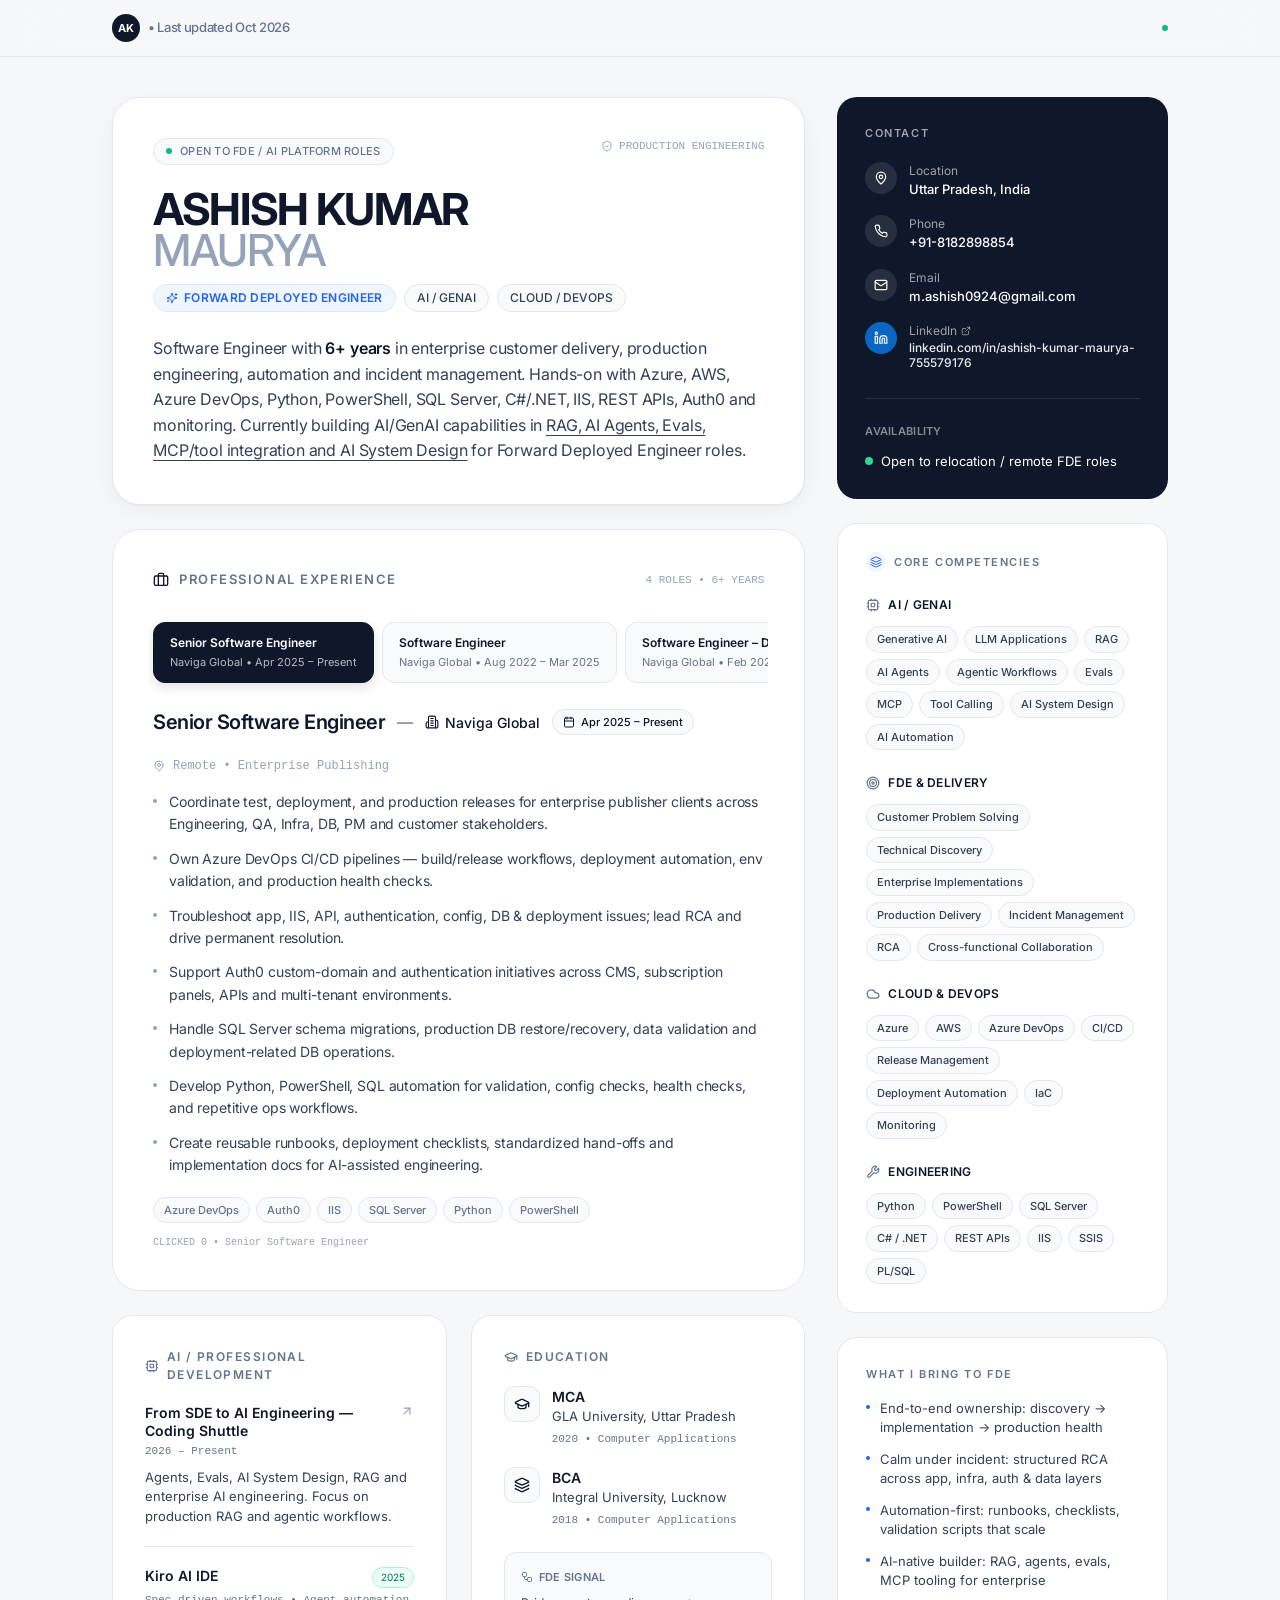
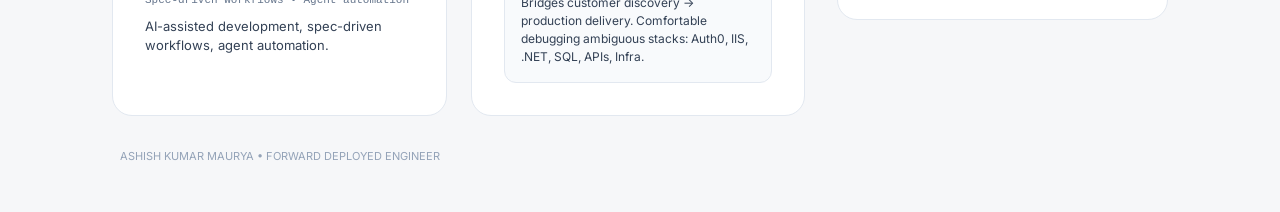
<file: index.html>
<!DOCTYPE html>
<html lang="en">
<head>
  <meta charset="UTF-8">
  <meta name="viewport" content="width=device-width, initial-scale=1">
  <title>React Artifact</title>
  <style>@import url("https://fonts.googleapis.com/css2?family=Inter:wght@400;500;600;700&family=JetBrains+Mono:wght@400;500&display=swap");*,:after,:before{--tw-border-spacing-x:0;--tw-border-spacing-y:0;--tw-translate-x:0;--tw-translate-y:0;--tw-rotate:0;--tw-skew-x:0;--tw-skew-y:0;--tw-scale-x:1;--tw-scale-y:1;--tw-pan-x: ;--tw-pan-y: ;--tw-pinch-zoom: ;--tw-scroll-snap-strictness:proximity;--tw-gradient-from-position: ;--tw-gradient-via-position: ;--tw-gradient-to-position: ;--tw-ordinal: ;--tw-slashed-zero: ;--tw-numeric-figure: ;--tw-numeric-spacing: ;--tw-numeric-fraction: ;--tw-ring-inset: ;--tw-ring-offset-width:0px;--tw-ring-offset-color:#fff;--tw-ring-color:rgba(59,130,246,.5);--tw-ring-offset-shadow:0 0 #0000;--tw-ring-shadow:0 0 #0000;--tw-shadow:0 0 #0000;--tw-shadow-colored:0 0 #0000;--tw-blur: ;--tw-brightness: ;--tw-contrast: ;--tw-grayscale: ;--tw-hue-rotate: ;--tw-invert: ;--tw-saturate: ;--tw-sepia: ;--tw-drop-shadow: ;--tw-backdrop-blur: ;--tw-backdrop-brightness: ;--tw-backdrop-contrast: ;--tw-backdrop-grayscale: ;--tw-backdrop-hue-rotate: ;--tw-backdrop-invert: ;--tw-backdrop-opacity: ;--tw-backdrop-saturate: ;--tw-backdrop-sepia: ;--tw-contain-size: ;--tw-contain-layout: ;--tw-contain-paint: ;--tw-contain-style: }::backdrop{--tw-border-spacing-x:0;--tw-border-spacing-y:0;--tw-translate-x:0;--tw-translate-y:0;--tw-rotate:0;--tw-skew-x:0;--tw-skew-y:0;--tw-scale-x:1;--tw-scale-y:1;--tw-pan-x: ;--tw-pan-y: ;--tw-pinch-zoom: ;--tw-scroll-snap-strictness:proximity;--tw-gradient-from-position: ;--tw-gradient-via-position: ;--tw-gradient-to-position: ;--tw-ordinal: ;--tw-slashed-zero: ;--tw-numeric-figure: ;--tw-numeric-spacing: ;--tw-numeric-fraction: ;--tw-ring-inset: ;--tw-ring-offset-width:0px;--tw-ring-offset-color:#fff;--tw-ring-color:rgba(59,130,246,.5);--tw-ring-offset-shadow:0 0 #0000;--tw-ring-shadow:0 0 #0000;--tw-shadow:0 0 #0000;--tw-shadow-colored:0 0 #0000;--tw-blur: ;--tw-brightness: ;--tw-contrast: ;--tw-grayscale: ;--tw-hue-rotate: ;--tw-invert: ;--tw-saturate: ;--tw-sepia: ;--tw-drop-shadow: ;--tw-backdrop-blur: ;--tw-backdrop-brightness: ;--tw-backdrop-contrast: ;--tw-backdrop-grayscale: ;--tw-backdrop-hue-rotate: ;--tw-backdrop-invert: ;--tw-backdrop-opacity: ;--tw-backdrop-saturate: ;--tw-backdrop-sepia: ;--tw-contain-size: ;--tw-contain-layout: ;--tw-contain-paint: ;--tw-contain-style: }

/*! tailwindcss v3.4.18 | MIT License | https://tailwindcss.com*/*,:after,:before{box-sizing:border-box;border:0 solid #e5e7eb}:after,:before{--tw-content:""}:host,html{line-height:1.5;-webkit-text-size-adjust:100%;-moz-tab-size:4;-o-tab-size:4;tab-size:4;font-family:ui-sans-serif,system-ui,sans-serif,Apple Color Emoji,Segoe UI Emoji,Segoe UI Symbol,Noto Color Emoji;font-feature-settings:normal;font-variation-settings:normal;-webkit-tap-highlight-color:transparent}body{margin:0;line-height:inherit}hr{height:0;color:inherit;border-top-width:1px}abbr:where([title]){-webkit-text-decoration:underline dotted;text-decoration:underline dotted}h1,h2,h3,h4,h5,h6{font-size:inherit;font-weight:inherit}a{color:inherit;text-decoration:inherit}b,strong{font-weight:bolder}code,kbd,pre,samp{font-family:ui-monospace,SFMono-Regular,Menlo,Monaco,Consolas,Liberation Mono,Courier New,monospace;font-feature-settings:normal;font-variation-settings:normal;font-size:1em}small{font-size:80%}sub,sup{font-size:75%;line-height:0;position:relative;vertical-align:baseline}sub{bottom:-.25em}sup{top:-.5em}table{text-indent:0;border-color:inherit;border-collapse:collapse}button,input,optgroup,select,textarea{font-family:inherit;font-feature-settings:inherit;font-variation-settings:inherit;font-size:100%;font-weight:inherit;line-height:inherit;letter-spacing:inherit;color:inherit;margin:0;padding:0}button,select{text-transform:none}button,input:where([type=button]),input:where([type=reset]),input:where([type=submit]){-webkit-appearance:button;background-color:transparent;background-image:none}:-moz-focusring{outline:auto}:-moz-ui-invalid{box-shadow:none}progress{vertical-align:baseline}::-webkit-inner-spin-button,::-webkit-outer-spin-button{height:auto}[type=search]{-webkit-appearance:textfield;outline-offset:-2px}::-webkit-search-decoration{-webkit-appearance:none}::-webkit-file-upload-button{-webkit-appearance:button;font:inherit}summary{display:list-item}blockquote,dd,dl,figure,h1,h2,h3,h4,h5,h6,hr,p,pre{margin:0}fieldset{margin:0}fieldset,legend{padding:0}menu,ol,ul{list-style:none;margin:0;padding:0}dialog{padding:0}textarea{resize:vertical}input::-moz-placeholder,textarea::-moz-placeholder{opacity:1;color:#9ca3af}input::placeholder,textarea::placeholder{opacity:1;color:#9ca3af}[role=button],button{cursor:pointer}:disabled{cursor:default}audio,canvas,embed,iframe,img,object,svg,video{display:block;vertical-align:middle}img,video{max-width:100%;height:auto}[hidden]:where(:not([hidden=until-found])){display:none}.static{position:static}.sticky{position:sticky}.top-0{top:0}.z-40{z-index:40}.col-span-12{grid-column:span 12/span 12}.-mx-1{margin-left:-.25rem;margin-right:-.25rem}.mx-auto{margin-left:auto;margin-right:auto}.mb-3{margin-bottom:.75rem}.mb-4{margin-bottom:1rem}.mb-5{margin-bottom:1.25rem}.mb-6{margin-bottom:1.5rem}.mb-8{margin-bottom:2rem}.mt-1{margin-top:.25rem}.mt-1\.5{margin-top:.375rem}.mt-2{margin-top:.5rem}.mt-3{margin-top:.75rem}.mt-5{margin-top:1.25rem}.mt-6{margin-top:1.5rem}.mt-7{margin-top:1.75rem}.mt-\[8px\]{margin-top:8px}.block{display:block}.inline{display:inline}.flex{display:flex}.inline-flex{display:inline-flex}.grid{display:grid}.hidden{display:none}.h-1{height:.25rem}.h-1\.5{height:.375rem}.h-2{height:.5rem}.h-5{height:1.25rem}.h-7{height:1.75rem}.h-8{height:2rem}.h-9{height:2.25rem}.h-\[4px\]{height:4px}.h-\[56px\]{height:56px}.h-px{height:1px}.min-h-screen{min-height:100vh}.w-1{width:.25rem}.w-1\.5{width:.375rem}.w-2{width:.5rem}.w-5{width:1.25rem}.w-7{width:1.75rem}.w-8{width:2rem}.w-9{width:2.25rem}.w-\[4px\]{width:4px}.w-full{width:100%}.min-w-0{min-width:0}.min-w-\[180px\]{min-width:180px}.max-w-\[1120px\]{max-width:1120px}.max-w-none{max-width:none}.shrink-0{flex-shrink:0}.animate-\[fadeIn_0\.2s_ease\]{animation:fadeIn .2s ease}@keyframes pulse{50%{opacity:.5}}.animate-pulse{animation:pulse 2s cubic-bezier(.4,0,.6,1) infinite}.cursor-default{cursor:default}.grid-cols-1{grid-template-columns:repeat(1,minmax(0,1fr))}.grid-cols-12{grid-template-columns:repeat(12,minmax(0,1fr))}.flex-wrap{flex-wrap:wrap}.place-items-center{place-items:center}.items-start{align-items:flex-start}.items-center{align-items:center}.justify-between{justify-content:space-between}.gap-1{gap:.25rem}.gap-1\.5{gap:.375rem}.gap-2{gap:.5rem}.gap-2\.5{gap:.625rem}.gap-3{gap:.75rem}.gap-4{gap:1rem}.gap-6{gap:1.5rem}.space-y-3>:not([hidden])~:not([hidden]){--tw-space-y-reverse:0;margin-top:calc(.75rem*(1 - var(--tw-space-y-reverse)));margin-bottom:calc(.75rem*var(--tw-space-y-reverse))}.space-y-4>:not([hidden])~:not([hidden]){--tw-space-y-reverse:0;margin-top:calc(1rem*(1 - var(--tw-space-y-reverse)));margin-bottom:calc(1rem*var(--tw-space-y-reverse))}.space-y-5>:not([hidden])~:not([hidden]){--tw-space-y-reverse:0;margin-top:calc(1.25rem*(1 - var(--tw-space-y-reverse)));margin-bottom:calc(1.25rem*var(--tw-space-y-reverse))}.space-y-6>:not([hidden])~:not([hidden]){--tw-space-y-reverse:0;margin-top:calc(1.5rem*(1 - var(--tw-space-y-reverse)));margin-bottom:calc(1.5rem*var(--tw-space-y-reverse))}.overflow-hidden{overflow:hidden}.overflow-x-auto{overflow-x:auto}.overflow-x-clip{overflow-x:clip}.break-words{overflow-wrap:break-word}.break-all{word-break:break-all}.rounded-\[10px\]{border-radius:10px}.rounded-\[12px\]{border-radius:12px}.rounded-\[20px\]{border-radius:20px}.rounded-full{border-radius:9999px}.border{border-width:1px}.border-b{border-bottom-width:1px}.border-t{border-top-width:1px}.border-\[var\(--border\)\]{border-color:var(--border)}.border-emerald-200{--tw-border-opacity:1;border-color:rgb(167 243 208/var(--tw-border-opacity,1))}.border-slate-900{--tw-border-opacity:1;border-color:rgb(15 23 42/var(--tw-border-opacity,1))}.border-white\/10{border-color:hsla(0,0%,100%,.1)}.bg-\[\#0A66C2\]{--tw-bg-opacity:1;background-color:rgb(10 102 194/var(--tw-bg-opacity,1))}.bg-\[var\(--accent\)\]{background-color:var(--accent)}.bg-\[var\(--accent-soft\)\]{background-color:var(--accent-soft)}.bg-\[var\(--bg\)\]{background-color:var(--bg)}.bg-\[var\(--border\)\]{background-color:var(--border)}.bg-\[var\(--muted-2\)\]{background-color:var(--muted-2)}.bg-\[var\(--surface\)\]{background-color:var(--surface)}.bg-\[var\(--surface-2\)\]{background-color:var(--surface-2)}.bg-emerald-400{--tw-bg-opacity:1;background-color:rgb(52 211 153/var(--tw-bg-opacity,1))}.bg-emerald-50{--tw-bg-opacity:1;background-color:rgb(236 253 245/var(--tw-bg-opacity,1))}.bg-emerald-500{--tw-bg-opacity:1;background-color:rgb(16 185 129/var(--tw-bg-opacity,1))}.bg-slate-900{--tw-bg-opacity:1;background-color:rgb(15 23 42/var(--tw-bg-opacity,1))}.bg-white\/10{background-color:hsla(0,0%,100%,.1)}.p-4{padding:1rem}.p-6{padding:1.5rem}.p-7{padding:1.75rem}.px-1{padding-left:.25rem;padding-right:.25rem}.px-2{padding-left:.5rem;padding-right:.5rem}.px-2\.5{padding-left:.625rem;padding-right:.625rem}.px-3{padding-left:.75rem;padding-right:.75rem}.px-4{padding-left:1rem;padding-right:1rem}.px-5{padding-left:1.25rem;padding-right:1.25rem}.py-0\.5{padding-top:.125rem;padding-bottom:.125rem}.py-1{padding-top:.25rem;padding-bottom:.25rem}.py-2{padding-top:.5rem;padding-bottom:.5rem}.py-3{padding-top:.75rem;padding-bottom:.75rem}.py-8{padding-top:2rem;padding-bottom:2rem}.pb-4{padding-bottom:1rem}.pt-6{padding-top:1.5rem}.text-left{text-align:left}.font-mono{font-family:ui-monospace,SFMono-Regular,Menlo,Monaco,Consolas,Liberation Mono,Courier New,monospace}.text-\[10px\]{font-size:10px}.text-\[11px\]{font-size:11px}.text-\[12px\]{font-size:12px}.text-\[13px\]{font-size:13px}.text-\[14px\]{font-size:14px}.text-\[15px\]{font-size:15px}.text-\[20px\]{font-size:20px}.text-\[30px\]{font-size:30px}.font-\[400\]{font-weight:400}.font-\[500\]{font-weight:500}.font-\[700\],.font-bold{font-weight:700}.font-medium{font-weight:500}.font-semibold{font-weight:600}.uppercase{text-transform:uppercase}.leading-\[0\.95\]{line-height:.95}.leading-\[1\.5\]{line-height:1.5}.leading-\[1\.6\]{line-height:1.6}.leading-tight{line-height:1.25}.tracking-\[-0\.01em\]{letter-spacing:-.01em}.tracking-\[-0\.02em\]{letter-spacing:-.02em}.tracking-\[-0\.03em\]{letter-spacing:-.03em}.tracking-\[0\.12em\]{letter-spacing:.12em}.tracking-\[0\.14em\]{letter-spacing:.14em}.tracking-tight{letter-spacing:-.025em}.tracking-wide{letter-spacing:.025em}.text-\[var\(--accent\)\]{color:var(--accent)}.text-\[var\(--muted\)\]{color:var(--muted)}.text-\[var\(--muted-2\)\]{color:var(--muted-2)}.text-\[var\(--text\)\]{color:var(--text)}.text-\[var\(--text-soft\)\]{color:var(--text-soft)}.text-emerald-700{--tw-text-opacity:1;color:rgb(4 120 87/var(--tw-text-opacity,1))}.text-white{--tw-text-opacity:1;color:rgb(255 255 255/var(--tw-text-opacity,1))}.text-white\/50{color:hsla(0,0%,100%,.5)}.text-white\/60{color:hsla(0,0%,100%,.6)}.text-white\/70{color:hsla(0,0%,100%,.7)}.text-white\/90{color:hsla(0,0%,100%,.9)}.underline{text-decoration-line:underline}.underline-offset-4{text-underline-offset:4px}.antialiased{-webkit-font-smoothing:antialiased;-moz-osx-font-smoothing:grayscale}.shadow-\[0_1px_2px_rgba\(0\2c 0\2c 0\2c 0\.04\)\2c 0_8px_24px_rgba\(0\2c 0\2c 0\2c 0\.04\)\]{--tw-shadow:0 1px 2px rgba(0,0,0,.04),0 8px 24px rgba(0,0,0,.04);--tw-shadow-colored:0 1px 2px var(--tw-shadow-color),0 8px 24px var(--tw-shadow-color);box-shadow:var(--tw-ring-offset-shadow,0 0 #0000),var(--tw-ring-shadow,0 0 #0000),var(--tw-shadow)}.shadow-\[0_4px_12px_rgba\(0\2c 0\2c 0\2c 0\.12\)\]{--tw-shadow:0 4px 12px rgba(0,0,0,.12);--tw-shadow-colored:0 4px 12px var(--tw-shadow-color);box-shadow:var(--tw-ring-offset-shadow,0 0 #0000),var(--tw-ring-shadow,0 0 #0000),var(--tw-shadow)}.backdrop-blur-xl{--tw-backdrop-blur:blur(24px);backdrop-filter:var(--tw-backdrop-blur) var(--tw-backdrop-brightness) var(--tw-backdrop-contrast) var(--tw-backdrop-grayscale) var(--tw-backdrop-hue-rotate) var(--tw-backdrop-invert) var(--tw-backdrop-opacity) var(--tw-backdrop-saturate) var(--tw-backdrop-sepia)}.transition-all{transition-property:all;transition-timing-function:cubic-bezier(.4,0,.2,1);transition-duration:.15s}.transition-colors{transition-property:color,background-color,border-color,text-decoration-color,fill,stroke;transition-timing-function:cubic-bezier(.4,0,.2,1);transition-duration:.15s}:root{--bg:#f6f7f9;--surface:#fff;--surface-2:#f8fafc;--text:#0f172a;--text-soft:#334155;--muted:#64748b;--muted-2:#94a3b8;--border:#e2e8f0;--border-strong:#cbd5e1;--accent:#2563eb;--accent-soft:#eff6ff;--accent-2:#1d4ed8;--slate-900:#0f172a}@media (prefers-color-scheme:dark){:root{--bg:#0b0f19;--surface:#111827;--surface-2:#151d2f;--text:#f1f5f9;--text-soft:#cbd5e1;--muted:#94a3b8;--muted-2:#64748b;--border:#1e293b;--border-strong:#334155;--accent:#60a5fa;--accent-soft:#172554;--accent-2:#93c5fd}}*{font-family:Inter,-apple-system,BlinkMacSystemFont,sans-serif}@media print{:root{--bg:#fff!important;--surface:#fff!important;--text:#000!important}body{-webkit-print-color-adjust:exact;print-color-adjust:exact}}.selection\:bg-\[var\(--accent-soft\)\] ::-moz-selection{background-color:var(--accent-soft)}.selection\:bg-\[var\(--accent-soft\)\] ::selection{background-color:var(--accent-soft)}.selection\:text-\[var\(--accent\)\] ::-moz-selection{color:var(--accent)}.selection\:text-\[var\(--accent\)\] ::selection{color:var(--accent)}.selection\:bg-\[var\(--accent-soft\)\]::-moz-selection{background-color:var(--accent-soft)}.selection\:bg-\[var\(--accent-soft\)\]::selection{background-color:var(--accent-soft)}.selection\:text-\[var\(--accent\)\]::-moz-selection{color:var(--accent)}.selection\:text-\[var\(--accent\)\]::selection{color:var(--accent)}.hover\:border-\[var\(--border-strong\)\]:hover{border-color:var(--border-strong)}.hover\:text-\[var\(--text\)\]:hover{color:var(--text)}.hover\:underline:hover{text-decoration-line:underline}.group:hover .group-hover\:bg-white\/15{background-color:hsla(0,0%,100%,.15)}.group:hover .group-hover\:text-white{--tw-text-opacity:1;color:rgb(255 255 255/var(--tw-text-opacity,1))}@media (min-width:640px){.sm\:block{display:block}.sm\:hidden{display:none}}@media (min-width:768px){.md\:inline{display:inline}.md\:grid-cols-2{grid-template-columns:repeat(2,minmax(0,1fr))}.md\:gap-8{gap:2rem}.md\:rounded-\[28px\]{border-radius:28px}.md\:p-10{padding:2.5rem}.md\:p-7{padding:1.75rem}.md\:p-8{padding:2rem}.md\:px-8{padding-left:2rem;padding-right:2rem}.md\:py-10{padding-top:2.5rem;padding-bottom:2.5rem}.md\:text-\[16px\]{font-size:16px}.md\:text-\[44px\]{font-size:44px}}@media (min-width:1024px){.lg\:sticky{position:sticky}.lg\:top-\[72px\]{top:72px}.lg\:col-span-4{grid-column:span 4/span 4}.lg\:col-span-8{grid-column:span 8/span 8}.lg\:block{display:block}.lg\:hidden{display:none}}@media print{.print\:hidden{display:none}}</style>
</head>
<body>
  <div id="root"></div>
  
  <script type="module">var fd=Object.create;var{getPrototypeOf:pd,defineProperty:Jl,getOwnPropertyNames:md}=Object;var vd=Object.prototype.hasOwnProperty;var Fe=(e,t,n)=>{n=e!=null?fd(pd(e)):{};let r=t||!e||!e.__esModule?Jl(n,"default",{value:e,enumerable:!0}):n;for(let l of md(e))if(!vd.call(r,l))Jl(r,l,{get:()=>e[l],enumerable:!0});return r};var _r=(e,t)=>()=>(t||e((t={exports:{}}).exports,t),t.exports);var hd=(e,t)=>{for(var n in t)Jl(e,n,{get:t[n],enumerable:!0,configurable:!0,set:(r)=>t[n]=()=>r})};var yd=(e,t)=>()=>(e&&(t=e(e=0)),t);var gt=_r((Ld)=>{var Sn=Symbol.for("react.element"),gd=Symbol.for("react.portal"),wd=Symbol.for("react.fragment"),Sd=Symbol.for("react.strict_mode"),kd=Symbol.for("react.profiler"),xd=Symbol.for("react.provider"),Ed=Symbol.for("react.context"),Nd=Symbol.for("react.forward_ref"),Cd=Symbol.for("react.suspense"),_d=Symbol.for("react.memo"),Pd=Symbol.for("react.lazy"),ku=Symbol.iterator;function zd(e){if(e===null||typeof e!=="object")return null;return e=ku&&e[ku]||e["@@iterator"],typeof e==="function"?e:null}var Nu={isMounted:function(){return!1},enqueueForceUpdate:function(){},enqueueReplaceState:function(){},enqueueSetState:function(){}},Cu=Object.assign,_u={};function At(e,t,n){this.props=e,this.context=t,this.refs=_u,this.updater=n||Nu}At.prototype.isReactComponent={};At.prototype.setState=function(e,t){if(typeof e!=="object"&&typeof e!=="function"&&e!=null)throw Error("setState(...): takes an object of state variables to update or a function which returns an object of state variables.");this.updater.enqueueSetState(this,e,t,"setState")};At.prototype.forceUpdate=function(e){this.updater.enqueueForceUpdate(this,e,"forceUpdate")};function Pu(){}Pu.prototype=At.prototype;function jl(e,t,n){this.props=e,this.context=t,this.refs=_u,this.updater=n||Nu}var bl=jl.prototype=new Pu;bl.constructor=jl;Cu(bl,At.prototype);bl.isPureReactComponent=!0;var xu=Array.isArray,zu=Object.prototype.hasOwnProperty,ei={current:null},Tu={key:!0,ref:!0,__self:!0,__source:!0};function Du(e,t,n){var r,l={},i=null,o=null;if(t!=null)for(r in t.ref!==void 0&&(o=t.ref),t.key!==void 0&&(i=""+t.key),t)zu.call(t,r)&&!Tu.hasOwnProperty(r)&&(l[r]=t[r]);var u=arguments.length-2;if(u===1)l.children=n;else if(1<u){for(var a=Array(u),c=0;c<u;c++)a[c]=arguments[c+2];l.children=a}if(e&&e.defaultProps)for(r in u=e.defaultProps,u)l[r]===void 0&&(l[r]=u[r]);return{$$typeof:Sn,type:e,key:i,ref:o,props:l,_owner:ei.current}}function Td(e,t){return{$$typeof:Sn,type:e.type,key:t,ref:e.ref,props:e.props,_owner:e._owner}}function ti(e){return typeof e==="object"&&e!==null&&e.$$typeof===Sn}function Dd(e){var t={"=":"=0",":":"=2"};return"$"+e.replace(/[=:]/g,function(n){return t[n]})}var Eu=/\/+/g;function ql(e,t){return typeof e==="object"&&e!==null&&e.key!=null?Dd(""+e.key):t.toString(36)}function zr(e,t,n,r,l){var i=typeof e;if(i==="undefined"||i==="boolean")e=null;var o=!1;if(e===null)o=!0;else switch(i){case"string":case"number":o=!0;break;case"object":switch(e.$$typeof){case Sn:case gd:o=!0}}if(o)return o=e,l=l(o),e=r===""?"."+ql(o,0):r,xu(l)?(n="",e!=null&&(n=e.replace(Eu,"$&/")+"/"),zr(l,t,n,"",function(c){return c})):l!=null&&(ti(l)&&(l=Td(l,n+(!l.key||o&&o.key===l.key?"":(""+l.key).replace(Eu,"$&/")+"/")+e)),t.push(l)),1;if(o=0,r=r===""?".":r+":",xu(e))for(var u=0;u<e.length;u++){i=e[u];var a=r+ql(i,u);o+=zr(i,t,n,a,l)}else if(a=zd(e),typeof a==="function")for(e=a.call(e),u=0;!(i=e.next()).done;)i=i.value,a=r+ql(i,u++),o+=zr(i,t,n,a,l);else if(i==="object")throw t=String(e),Error("Objects are not valid as a React child (found: "+(t==="[object Object]"?"object with keys {"+Object.keys(e).join(", ")+"}":t)+"). If you meant to render a collection of children, use an array instead.");return o}function Pr(e,t,n){if(e==null)return e;var r=[],l=0;return zr(e,r,"","",function(i){return t.call(n,i,l++)}),r}function Id(e){if(e._status===-1){var t=e._result;t=t(),t.then(function(n){if(e._status===0||e._status===-1)e._status=1,e._result=n},function(n){if(e._status===0||e._status===-1)e._status=2,e._result=n}),e._status===-1&&(e._status=0,e._result=t)}if(e._status===1)return e._result.default;throw e._result}var re={current:null},Tr={transition:null},Rd={ReactCurrentDispatcher:re,ReactCurrentBatchConfig:Tr,ReactCurrentOwner:ei};function Iu(){throw Error("act(...) is not supported in production builds of React.")}Ld.Children={map:Pr,forEach:function(e,t,n){Pr(e,function(){t.apply(this,arguments)},n)},count:function(e){var t=0;return Pr(e,function(){t++}),t},toArray:function(e){return Pr(e,function(t){return t})||[]},only:function(e){if(!ti(e))throw Error("React.Children.only expected to receive a single React element child.");return e}};Ld.Component=At;Ld.Fragment=wd;Ld.Profiler=kd;Ld.PureComponent=jl;Ld.StrictMode=Sd;Ld.Suspense=Cd;Ld.__SECRET_INTERNALS_DO_NOT_USE_OR_YOU_WILL_BE_FIRED=Rd;Ld.act=Iu;Ld.cloneElement=function(e,t,n){if(e===null||e===void 0)throw Error("React.cloneElement(...): The argument must be a React element, but you passed "+e+".");var r=Cu({},e.props),l=e.key,i=e.ref,o=e._owner;if(t!=null){if(t.ref!==void 0&&(i=t.ref,o=ei.current),t.key!==void 0&&(l=""+t.key),e.type&&e.type.defaultProps)var u=e.type.defaultProps;for(a in t)zu.call(t,a)&&!Tu.hasOwnProperty(a)&&(r[a]=t[a]===void 0&&u!==void 0?u[a]:t[a])}var a=arguments.length-2;if(a===1)r.children=n;else if(1<a){u=Array(a);for(var c=0;c<a;c++)u[c]=arguments[c+2];r.children=u}return{$$typeof:Sn,type:e.type,key:l,ref:i,props:r,_owner:o}};Ld.createContext=function(e){return e={$$typeof:Ed,_currentValue:e,_currentValue2:e,_threadCount:0,Provider:null,Consumer:null,_defaultValue:null,_globalName:null},e.Provider={$$typeof:xd,_context:e},e.Consumer=e};Ld.createElement=Du;Ld.createFactory=function(e){var t=Du.bind(null,e);return t.type=e,t};Ld.createRef=function(){return{current:null}};Ld.forwardRef=function(e){return{$$typeof:Nd,render:e}};Ld.isValidElement=ti;Ld.lazy=function(e){return{$$typeof:Pd,_payload:{_status:-1,_result:e},_init:Id}};Ld.memo=function(e,t){return{$$typeof:_d,type:e,compare:t===void 0?null:t}};Ld.startTransition=function(e){var t=Tr.transition;Tr.transition={};try{e()}finally{Tr.transition=t}};Ld.unstable_act=Iu;Ld.useCallback=function(e,t){return re.current.useCallback(e,t)};Ld.useContext=function(e){return re.current.useContext(e)};Ld.useDebugValue=function(){};Ld.useDeferredValue=function(e){return re.current.useDeferredValue(e)};Ld.useEffect=function(e,t){return re.current.useEffect(e,t)};Ld.useId=function(){return re.current.useId()};Ld.useImperativeHandle=function(e,t,n){return re.current.useImperativeHandle(e,t,n)};Ld.useInsertionEffect=function(e,t){return re.current.useInsertionEffect(e,t)};Ld.useLayoutEffect=function(e,t){return re.current.useLayoutEffect(e,t)};Ld.useMemo=function(e,t){return re.current.useMemo(e,t)};Ld.useReducer=function(e,t,n){return re.current.useReducer(e,t,n)};Ld.useRef=function(e){return re.current.useRef(e)};Ld.useState=function(e){return re.current.useState(e)};Ld.useSyncExternalStore=function(e,t,n){return re.current.useSyncExternalStore(e,t,n)};Ld.useTransition=function(){return re.current.useTransition()};Ld.version="18.3.1"});var Uu=_r((gf)=>{function ri(e,t){var n=e.length;e.push(t);e:for(;0<n;){var r=n-1>>>1,l=e[r];if(0<Dr(l,t))e[r]=t,e[n]=l,n=r;else break e}}function Ee(e){return e.length===0?null:e[0]}function Or(e){if(e.length===0)return null;var t=e[0],n=e.pop();if(n!==t){e[0]=n;e:for(var r=0,l=e.length,i=l>>>1;r<i;){var o=2*(r+1)-1,u=e[o],a=o+1,c=e[a];if(0>Dr(u,n))a<l&&0>Dr(c,u)?(e[r]=c,e[a]=n,r=a):(e[r]=u,e[o]=n,r=o);else if(a<l&&0>Dr(c,n))e[r]=c,e[a]=n,r=a;else break e}}return t}function Dr(e,t){var n=e.sortIndex-t.sortIndex;return n!==0?n:e.id-t.id}if(typeof performance==="object"&&typeof performance.now==="function")li=performance,gf.unstable_now=function(){return li.now()};else Ir=Date,ii=Ir.now(),gf.unstable_now=function(){return Ir.now()-ii};var li,Ir,ii,Ie=[],Je=[],yf=1,he=null,j=3,Mr=!1,wt=!1,xn=!1,Lu=typeof setTimeout==="function"?setTimeout:null,Ou=typeof clearTimeout==="function"?clearTimeout:null,Ru=typeof setImmediate<"u"?setImmediate:null;typeof navigator<"u"&&navigator.scheduling!==void 0&&navigator.scheduling.isInputPending!==void 0&&navigator.scheduling.isInputPending.bind(navigator.scheduling);function oi(e){for(var t=Ee(Je);t!==null;){if(t.callback===null)Or(Je);else if(t.startTime<=e)Or(Je),t.sortIndex=t.expirationTime,ri(Ie,t);else break;t=Ee(Je)}}function ai(e){if(xn=!1,oi(e),!wt)if(Ee(Ie)!==null)wt=!0,ci(si);else{var t=Ee(Je);t!==null&&di(ai,t.startTime-e)}}function si(e,t){wt=!1,xn&&(xn=!1,Ou(En),En=-1),Mr=!0;var n=j;try{oi(t);for(he=Ee(Ie);he!==null&&(!(he.expirationTime>t)||e&&!Fu());){var r=he.callback;if(typeof r==="function"){he.callback=null,j=he.priorityLevel;var l=r(he.expirationTime<=t);t=gf.unstable_now(),typeof l==="function"?he.callback=l:he===Ee(Ie)&&Or(Ie),oi(t)}else Or(Ie);he=Ee(Ie)}if(he!==null)var i=!0;else{var o=Ee(Je);o!==null&&di(ai,o.startTime-t),i=!1}return i}finally{he=null,j=n,Mr=!1}}var Ar=!1,Rr=null,En=-1,Mu=5,Au=-1;function Fu(){return gf.unstable_now()-Au<Mu?!1:!0}function ni(){if(Rr!==null){var e=gf.unstable_now();Au=e;var t=!0;try{t=Rr(!0,e)}finally{t?kn():(Ar=!1,Rr=null)}}else Ar=!1}var kn;if(typeof Ru==="function")kn=function(){Ru(ni)};else if(typeof MessageChannel<"u")Lr=new MessageChannel,ui=Lr.port2,Lr.port1.onmessage=ni,kn=function(){ui.postMessage(null)};else kn=function(){Lu(ni,0)};var Lr,ui;function ci(e){Rr=e,Ar||(Ar=!0,kn())}function di(e,t){En=Lu(function(){e(gf.unstable_now())},t)}gf.unstable_IdlePriority=5;gf.unstable_ImmediatePriority=1;gf.unstable_LowPriority=4;gf.unstable_NormalPriority=3;gf.unstable_Profiling=null;gf.unstable_UserBlockingPriority=2;gf.unstable_cancelCallback=function(e){e.callback=null};gf.unstable_continueExecution=function(){wt||Mr||(wt=!0,ci(si))};gf.unstable_forceFrameRate=function(e){0>e||125<e?console.error("forceFrameRate takes a positive int between 0 and 125, forcing frame rates higher than 125 fps is not supported"):Mu=0<e?Math.floor(1000/e):5};gf.unstable_getCurrentPriorityLevel=function(){return j};gf.unstable_getFirstCallbackNode=function(){return Ee(Ie)};gf.unstable_next=function(e){switch(j){case 1:case 2:case 3:var t=3;break;default:t=j}var n=j;j=t;try{return e()}finally{j=n}};gf.unstable_pauseExecution=function(){};gf.unstable_requestPaint=function(){};gf.unstable_runWithPriority=function(e,t){switch(e){case 1:case 2:case 3:case 4:case 5:break;default:e=3}var n=j;j=e;try{return t()}finally{j=n}};gf.unstable_scheduleCallback=function(e,t,n){var r=gf.unstable_now();switch(typeof n==="object"&&n!==null?(n=n.delay,n=typeof n==="number"&&0<n?r+n:r):n=r,e){case 1:var l=-1;break;case 2:l=250;break;case 5:l=1073741823;break;case 4:l=1e4;break;default:l=5000}return l=n+l,e={id:yf++,callback:t,priorityLevel:e,startTime:n,expirationTime:l,sortIndex:-1},n>r?(e.sortIndex=n,ri(Je,e),Ee(Ie)===null&&e===Ee(Je)&&(xn?(Ou(En),En=-1):xn=!0,di(ai,n-r))):(e.sortIndex=l,ri(Ie,e),wt||Mr||(wt=!0,ci(si))),e};gf.unstable_shouldYield=Fu;gf.unstable_wrapCallback=function(e){var t=j;return function(){var n=j;j=t;try{return e.apply(this,arguments)}finally{j=n}}}});var gu={};hd(gu,{version:()=>jc,unstable_renderSubtreeIntoContainer:()=>qc,unstable_batchedUpdates:()=>Jc,unmountComponentAtNode:()=>Zc,render:()=>Xc,hydrateRoot:()=>Gc,hydrate:()=>Yc,flushSync:()=>Kc,findDOMNode:()=>Wc,createRoot:()=>$c,createPortal:()=>Hc,__SECRET_INTERNALS_DO_NOT_USE_OR_YOU_WILL_BE_FIRED:()=>Vc});function y(e){for(var t="https://reactjs.org/docs/error-decoder.html?invariant="+e,n=1;n<arguments.length;n++)t+="&args[]="+encodeURIComponent(arguments[n]);return"Minified React error #"+e+"; visit "+t+" for the full message or use the non-minified dev environment for full errors and additional helpful warnings."}function Lt(e,t){ln(e,t),ln(e+"Capture",t)}function ln(e,t){Xn[e]=t;for(e=0;e<t.length;e++)Wa.add(t[e])}function Uf(e){if(Li.call(Qu,e))return!0;if(Li.call(Bu,e))return!1;if(Ff.test(e))return Qu[e]=!0;return Bu[e]=!0,!1}function Bf(e,t,n,r){if(n!==null&&n.type===0)return!1;switch(typeof t){case"function":case"symbol":return!0;case"boolean":if(r)return!1;if(n!==null)return!n.acceptsBooleans;return e=e.toLowerCase().slice(0,5),e!=="data-"&&e!=="aria-";default:return!1}}function Qf(e,t,n,r){if(t===null||typeof t>"u"||Bf(e,t,n,r))return!0;if(r)return!1;if(n!==null)switch(n.type){case 3:return!t;case 4:return t===!1;case 5:return isNaN(t);case 6:return isNaN(t)||1>t}return!1}function oe(e,t,n,r,l,i,o){this.acceptsBooleans=t===2||t===3||t===4,this.attributeName=r,this.attributeNamespace=l,this.mustUseProperty=n,this.propertyName=e,this.type=t,this.sanitizeURL=i,this.removeEmptyString=o}function To(e){return e[1].toUpperCase()}function Do(e,t,n,r){var l=q.hasOwnProperty(t)?q[t]:null;if(l!==null?l.type!==0:r||!(2<t.length)||t[0]!=="o"&&t[0]!=="O"||t[1]!=="n"&&t[1]!=="N")Qf(t,n,l,r)&&(n=null),r||l===null?Uf(t)&&(n===null?e.removeAttribute(t):e.setAttribute(t,""+n)):l.mustUseProperty?e[l.propertyName]=n===null?l.type===3?!1:"":n:(t=l.attributeName,r=l.attributeNamespace,n===null?e.removeAttribute(t):(l=l.type,n=l===3||l===4&&n===!0?"":""+n,r?e.setAttributeNS(r,t,n):e.setAttribute(t,n)))}function Nn(e){if(e===null||typeof e!=="object")return null;return e=Vu&&e[Vu]||e["@@iterator"],typeof e==="function"?e:null}function In(e){if(fi===void 0)try{throw Error()}catch(n){var t=n.stack.trim().match(/\n( *(at )?)/);fi=t&&t[1]||""}return`
`+fi+e}function mi(e,t){if(!e||pi)return"";pi=!0;var n=Error.prepareStackTrace;Error.prepareStackTrace=void 0;try{if(t)if(t=function(){throw Error()},Object.defineProperty(t.prototype,"props",{set:function(){throw Error()}}),typeof Reflect==="object"&&Reflect.construct){try{Reflect.construct(t,[])}catch(c){var r=c}Reflect.construct(e,[],t)}else{try{t.call()}catch(c){r=c}e.call(t.prototype)}else{try{throw Error()}catch(c){r=c}e()}}catch(c){if(c&&r&&typeof c.stack==="string"){for(var l=c.stack.split(`
`),i=r.stack.split(`
`),o=l.length-1,u=i.length-1;1<=o&&0<=u&&l[o]!==i[u];)u--;for(;1<=o&&0<=u;o--,u--)if(l[o]!==i[u]){if(o!==1||u!==1)do if(o--,u--,0>u||l[o]!==i[u]){var a=`
`+l[o].replace(" at new "," at ");return e.displayName&&a.includes("<anonymous>")&&(a=a.replace("<anonymous>",e.displayName)),a}while(1<=o&&0<=u);break}}}finally{pi=!1,Error.prepareStackTrace=n}return(e=e?e.displayName||e.name:"")?In(e):""}function Vf(e){switch(e.tag){case 5:return In(e.type);case 16:return In("Lazy");case 13:return In("Suspense");case 19:return In("SuspenseList");case 0:case 2:case 15:return e=mi(e.type,!1),e;case 11:return e=mi(e.type.render,!1),e;case 1:return e=mi(e.type,!0),e;default:return""}}function Fi(e){if(e==null)return null;if(typeof e==="function")return e.displayName||e.name||null;if(typeof e==="string")return e;switch(e){case Vt:return"Fragment";case Qt:return"Portal";case Oi:return"Profiler";case Io:return"StrictMode";case Mi:return"Suspense";case Ai:return"SuspenseList"}if(typeof e==="object")switch(e.$$typeof){case Ya:return(e.displayName||"Context")+".Consumer";case Ka:return(e._context.displayName||"Context")+".Provider";case Ro:var t=e.render;return e=e.displayName,e||(e=t.displayName||t.name||"",e=e!==""?"ForwardRef("+e+")":"ForwardRef"),e;case Lo:return t=e.displayName||null,t!==null?t:Fi(e.type)||"Memo";case je:t=e._payload,e=e._init;try{return Fi(e(t))}catch(n){}}return null}function Hf(e){var t=e.type;switch(e.tag){case 24:return"Cache";case 9:return(t.displayName||"Context")+".Consumer";case 10:return(t._context.displayName||"Context")+".Provider";case 18:return"DehydratedFragment";case 11:return e=t.render,e=e.displayName||e.name||"",t.displayName||(e!==""?"ForwardRef("+e+")":"ForwardRef");case 7:return"Fragment";case 5:return t;case 4:return"Portal";case 3:return"Root";case 6:return"Text";case 16:return Fi(t);case 8:return t===Io?"StrictMode":"Mode";case 22:return"Offscreen";case 12:return"Profiler";case 21:return"Scope";case 13:return"Suspense";case 19:return"SuspenseList";case 25:return"TracingMarker";case 1:case 0:case 17:case 2:case 14:case 15:if(typeof t==="function")return t.displayName||t.name||null;if(typeof t==="string")return t}return null}function ft(e){switch(typeof e){case"boolean":case"number":case"string":case"undefined":return e;case"object":return e;default:return""}}function Xa(e){var t=e.type;return(e=e.nodeName)&&e.toLowerCase()==="input"&&(t==="checkbox"||t==="radio")}function $f(e){var t=Xa(e)?"checked":"value",n=Object.getOwnPropertyDescriptor(e.constructor.prototype,t),r=""+e[t];if(!e.hasOwnProperty(t)&&typeof n<"u"&&typeof n.get==="function"&&typeof n.set==="function"){var{get:l,set:i}=n;return Object.defineProperty(e,t,{configurable:!0,get:function(){return l.call(this)},set:function(o){r=""+o,i.call(this,o)}}),Object.defineProperty(e,t,{enumerable:n.enumerable}),{getValue:function(){return r},setValue:function(o){r=""+o},stopTracking:function(){e._valueTracker=null,delete e[t]}}}}function Ur(e){e._valueTracker||(e._valueTracker=$f(e))}function Za(e){if(!e)return!1;var t=e._valueTracker;if(!t)return!0;var n=t.getValue(),r="";return e&&(r=Xa(e)?e.checked?"true":"false":e.value),e=r,e!==n?(t.setValue(e),!0):!1}function sl(e){if(e=e||(typeof document<"u"?document:void 0),typeof e>"u")return null;try{return e.activeElement||e.body}catch(t){return e.body}}function Ui(e,t){var n=t.checked;return B({},t,{defaultChecked:void 0,defaultValue:void 0,value:void 0,checked:n!=null?n:e._wrapperState.initialChecked})}function Hu(e,t){var n=t.defaultValue==null?"":t.defaultValue,r=t.checked!=null?t.checked:t.defaultChecked;n=ft(t.value!=null?t.value:n),e._wrapperState={initialChecked:r,initialValue:n,controlled:t.type==="checkbox"||t.type==="radio"?t.checked!=null:t.value!=null}}function Ja(e,t){t=t.checked,t!=null&&Do(e,"checked",t,!1)}function Bi(e,t){Ja(e,t);var n=ft(t.value),r=t.type;if(n!=null)if(r==="number"){if(n===0&&e.value===""||e.value!=n)e.value=""+n}else e.value!==""+n&&(e.value=""+n);else if(r==="submit"||r==="reset"){e.removeAttribute("value");return}t.hasOwnProperty("value")?Qi(e,t.type,n):t.hasOwnProperty("defaultValue")&&Qi(e,t.type,ft(t.defaultValue)),t.checked==null&&t.defaultChecked!=null&&(e.defaultChecked=!!t.defaultChecked)}function $u(e,t,n){if(t.hasOwnProperty("value")||t.hasOwnProperty("defaultValue")){var r=t.type;if(!(r!=="submit"&&r!=="reset"||t.value!==void 0&&t.value!==null))return;t=""+e._wrapperState.initialValue,n||t===e.value||(e.value=t),e.defaultValue=t}n=e.name,n!==""&&(e.name=""),e.defaultChecked=!!e._wrapperState.initialChecked,n!==""&&(e.name=n)}function Qi(e,t,n){if(t!=="number"||sl(e.ownerDocument)!==e)n==null?e.defaultValue=""+e._wrapperState.initialValue:e.defaultValue!==""+n&&(e.defaultValue=""+n)}function jt(e,t,n,r){if(e=e.options,t){t={};for(var l=0;l<n.length;l++)t["$"+n[l]]=!0;for(n=0;n<e.length;n++)l=t.hasOwnProperty("$"+e[n].value),e[n].selected!==l&&(e[n].selected=l),l&&r&&(e[n].defaultSelected=!0)}else{n=""+ft(n),t=null;for(l=0;l<e.length;l++){if(e[l].value===n){e[l].selected=!0,r&&(e[l].defaultSelected=!0);return}t!==null||e[l].disabled||(t=e[l])}t!==null&&(t.selected=!0)}}function Vi(e,t){if(t.dangerouslySetInnerHTML!=null)throw Error(y(91));return B({},t,{value:void 0,defaultValue:void 0,children:""+e._wrapperState.initialValue})}function Wu(e,t){var n=t.value;if(n==null){if(n=t.children,t=t.defaultValue,n!=null){if(t!=null)throw Error(y(92));if(Rn(n)){if(1<n.length)throw Error(y(93));n=n[0]}t=n}t==null&&(t=""),n=t}e._wrapperState={initialValue:ft(n)}}function qa(e,t){var n=ft(t.value),r=ft(t.defaultValue);n!=null&&(n=""+n,n!==e.value&&(e.value=n),t.defaultValue==null&&e.defaultValue!==n&&(e.defaultValue=n)),r!=null&&(e.defaultValue=""+r)}function Ku(e){var t=e.textContent;t===e._wrapperState.initialValue&&t!==""&&t!==null&&(e.value=t)}function ja(e){switch(e){case"svg":return"http://www.w3.org/2000/svg";case"math":return"http://www.w3.org/1998/Math/MathML";default:return"http://www.w3.org/1999/xhtml"}}function Hi(e,t){return e==null||e==="http://www.w3.org/1999/xhtml"?ja(t):e==="http://www.w3.org/2000/svg"&&t==="foreignObject"?"http://www.w3.org/1999/xhtml":e}function Zn(e,t){if(t){var n=e.firstChild;if(n&&n===e.lastChild&&n.nodeType===3){n.nodeValue=t;return}}e.textContent=t}function es(e,t,n){return t==null||typeof t==="boolean"||t===""?"":n||typeof t!=="number"||t===0||Bn.hasOwnProperty(e)&&Bn[e]?(""+t).trim():t+"px"}function ts(e,t){e=e.style;for(var n in t)if(t.hasOwnProperty(n)){var r=n.indexOf("--")===0,l=es(n,t[n],r);n==="float"&&(n="cssFloat"),r?e.setProperty(n,l):e[n]=l}}function $i(e,t){if(t){if(Kf[e]&&(t.children!=null||t.dangerouslySetInnerHTML!=null))throw Error(y(137,e));if(t.dangerouslySetInnerHTML!=null){if(t.children!=null)throw Error(y(60));if(typeof t.dangerouslySetInnerHTML!=="object"||!("__html"in t.dangerouslySetInnerHTML))throw Error(y(61))}if(t.style!=null&&typeof t.style!=="object")throw Error(y(62))}}function Wi(e,t){if(e.indexOf("-")===-1)return typeof t.is==="string";switch(e){case"annotation-xml":case"color-profile":case"font-face":case"font-face-src":case"font-face-uri":case"font-face-format":case"font-face-name":case"missing-glyph":return!1;default:return!0}}function Oo(e){return e=e.target||e.srcElement||window,e.correspondingUseElement&&(e=e.correspondingUseElement),e.nodeType===3?e.parentNode:e}function Yu(e){if(e=pr(e)){if(typeof Yi!=="function")throw Error(y(280));var t=e.stateNode;t&&(t=Fl(t),Yi(e.stateNode,e.type,t))}}function ns(e){bt?en?en.push(e):en=[e]:bt=e}function rs(){if(bt){var e=bt,t=en;if(en=bt=null,Yu(e),t)for(e=0;e<t.length;e++)Yu(t[e])}}function ls(e,t){return e(t)}function is(){}function os(e,t,n){if(vi)return e(t,n);vi=!0;try{return ls(e,t,n)}finally{if(vi=!1,bt!==null||en!==null)is(),rs()}}function Jn(e,t){var n=e.stateNode;if(n===null)return null;var r=Fl(n);if(r===null)return null;n=r[t];e:switch(t){case"onClick":case"onClickCapture":case"onDoubleClick":case"onDoubleClickCapture":case"onMouseDown":case"onMouseDownCapture":case"onMouseMove":case"onMouseMoveCapture":case"onMouseUp":case"onMouseUpCapture":case"onMouseEnter":(r=!r.disabled)||(e=e.type,r=!(e==="button"||e==="input"||e==="select"||e==="textarea")),e=!r;break e;default:e=!1}if(e)return null;if(n&&typeof n!=="function")throw Error(y(231,t,typeof n));return n}function Yf(e,t,n,r,l,i,o,u,a){var c=Array.prototype.slice.call(arguments,3);try{t.apply(n,c)}catch(p){this.onError(p)}}function Xf(e,t,n,r,l,i,o,u,a){Qn=!1,cl=null,Yf.apply(Gf,arguments)}function Zf(e,t,n,r,l,i,o,u,a){if(Xf.apply(this,arguments),Qn){if(Qn){var c=cl;Qn=!1,cl=null}else throw Error(y(198));dl||(dl=!0,Xi=c)}}function Ot(e){var t=e,n=e;if(e.alternate)for(;t.return;)t=t.return;else{e=t;do t=e,(t.flags&4098)!==0&&(n=t.return),e=t.return;while(e)}return t.tag===3?n:null}function us(e){if(e.tag===13){var t=e.memoizedState;if(t===null&&(e=e.alternate,e!==null&&(t=e.memoizedState)),t!==null)return t.dehydrated}return null}function Gu(e){if(Ot(e)!==e)throw Error(y(188))}function Jf(e){var t=e.alternate;if(!t){if(t=Ot(e),t===null)throw Error(y(188));return t!==e?null:e}for(var n=e,r=t;;){var l=n.return;if(l===null)break;var i=l.alternate;if(i===null){if(r=l.return,r!==null){n=r;continue}break}if(l.child===i.child){for(i=l.child;i;){if(i===n)return Gu(l),e;if(i===r)return Gu(l),t;i=i.sibling}throw Error(y(188))}if(n.return!==r.return)n=l,r=i;else{for(var o=!1,u=l.child;u;){if(u===n){o=!0,n=l,r=i;break}if(u===r){o=!0,r=l,n=i;break}u=u.sibling}if(!o){for(u=i.child;u;){if(u===n){o=!0,n=i,r=l;break}if(u===r){o=!0,r=i,n=l;break}u=u.sibling}if(!o)throw Error(y(189))}}if(n.alternate!==r)throw Error(y(190))}if(n.tag!==3)throw Error(y(188));return n.stateNode.current===n?e:t}function as(e){return e=Jf(e),e!==null?ss(e):null}function ss(e){if(e.tag===5||e.tag===6)return e;for(e=e.child;e!==null;){var t=ss(e);if(t!==null)return t;e=e.sibling}return null}function tp(e){if(Me&&typeof Me.onCommitFiberRoot==="function")try{Me.onCommitFiberRoot(Ll,e,void 0,(e.current.flags&128)===128)}catch(t){}}function lp(e){return e>>>=0,e===0?32:31-(np(e)/rp|0)|0}function Ln(e){switch(e&-e){case 1:return 1;case 2:return 2;case 4:return 4;case 8:return 8;case 16:return 16;case 32:return 32;case 64:case 128:case 256:case 512:case 1024:case 2048:case 4096:case 8192:case 16384:case 32768:case 65536:case 131072:case 262144:case 524288:case 1048576:case 2097152:return e&4194240;case 4194304:case 8388608:case 16777216:case 33554432:case 67108864:return e&130023424;case 134217728:return 134217728;case 268435456:return 268435456;case 536870912:return 536870912;case 1073741824:return 1073741824;default:return e}}function pl(e,t){var n=e.pendingLanes;if(n===0)return 0;var r=0,l=e.suspendedLanes,i=e.pingedLanes,o=n&268435455;if(o!==0){var u=o&~l;u!==0?r=Ln(u):(i&=o,i!==0&&(r=Ln(i)))}else o=n&~l,o!==0?r=Ln(o):i!==0&&(r=Ln(i));if(r===0)return 0;if(t!==0&&t!==r&&(t&l)===0&&(l=r&-r,i=t&-t,l>=i||l===16&&(i&4194240)!==0))return t;if((r&4)!==0&&(r|=n&16),t=e.entangledLanes,t!==0)for(e=e.entanglements,t&=r;0<t;)n=31-ze(t),l=1<<n,r|=e[n],t&=~l;return r}function ip(e,t){switch(e){case 1:case 2:case 4:return t+250;case 8:case 16:case 32:case 64:case 128:case 256:case 512:case 1024:case 2048:case 4096:case 8192:case 16384:case 32768:case 65536:case 131072:case 262144:case 524288:case 1048576:case 2097152:return t+5000;case 4194304:case 8388608:case 16777216:case 33554432:case 67108864:return-1;case 134217728:case 268435456:case 536870912:case 1073741824:return-1;default:return-1}}function op(e,t){for(var{suspendedLanes:n,pingedLanes:r,expirationTimes:l,pendingLanes:i}=e;0<i;){var o=31-ze(i),u=1<<o,a=l[o];if(a===-1){if((u&n)===0||(u&r)!==0)l[o]=ip(u,t)}else a<=t&&(e.expiredLanes|=u);i&=~u}}function Zi(e){return e=e.pendingLanes&-1073741825,e!==0?e:e&1073741824?1073741824:0}function ps(){var e=Qr;return Qr<<=1,(Qr&4194240)===0&&(Qr=64),e}function hi(e){for(var t=[],n=0;31>n;n++)t.push(e);return t}function dr(e,t,n){e.pendingLanes|=t,t!==536870912&&(e.suspendedLanes=0,e.pingedLanes=0),e=e.eventTimes,t=31-ze(t),e[t]=n}function up(e,t){var n=e.pendingLanes&~t;e.pendingLanes=t,e.suspendedLanes=0,e.pingedLanes=0,e.expiredLanes&=t,e.mutableReadLanes&=t,e.entangledLanes&=t,t=e.entanglements;var r=e.eventTimes;for(e=e.expirationTimes;0<n;){var l=31-ze(n),i=1<<l;t[l]=0,r[l]=-1,e[l]=-1,n&=~i}}function Ao(e,t){var n=e.entangledLanes|=t;for(e=e.entanglements;n;){var r=31-ze(n),l=1<<r;l&t|e[r]&t&&(e[r]|=t),n&=~l}}function ms(e){return e&=-e,1<e?4<e?(e&268435455)!==0?16:536870912:4:1}function Zu(e,t){switch(e){case"focusin":case"focusout":lt=null;break;case"dragenter":case"dragleave":it=null;break;case"mouseover":case"mouseout":ot=null;break;case"pointerover":case"pointerout":qn.delete(t.pointerId);break;case"gotpointercapture":case"lostpointercapture":jn.delete(t.pointerId)}}function Cn(e,t,n,r,l,i){if(e===null||e.nativeEvent!==i)return e={blockedOn:t,domEventName:n,eventSystemFlags:r,nativeEvent:i,targetContainers:[l]},t!==null&&(t=pr(t),t!==null&&Fo(t)),e;return e.eventSystemFlags|=r,t=e.targetContainers,l!==null&&t.indexOf(l)===-1&&t.push(l),e}function sp(e,t,n,r,l){switch(t){case"focusin":return lt=Cn(lt,e,t,n,r,l),!0;case"dragenter":return it=Cn(it,e,t,n,r,l),!0;case"mouseover":return ot=Cn(ot,e,t,n,r,l),!0;case"pointerover":var i=l.pointerId;return qn.set(i,Cn(qn.get(i)||null,e,t,n,r,l)),!0;case"gotpointercapture":return i=l.pointerId,jn.set(i,Cn(jn.get(i)||null,e,t,n,r,l)),!0}return!1}function ws(e){var t=Et(e.target);if(t!==null){var n=Ot(t);if(n!==null){if(t=n.tag,t===13){if(t=us(n),t!==null){e.blockedOn=t,gs(e.priority,function(){hs(n)});return}}else if(t===3&&n.stateNode.current.memoizedState.isDehydrated){e.blockedOn=n.tag===3?n.stateNode.containerInfo:null;return}}}e.blockedOn=null}function jr(e){if(e.blockedOn!==null)return!1;for(var t=e.targetContainers;0<t.length;){var n=qi(e.domEventName,e.eventSystemFlags,t[0],e.nativeEvent);if(n===null){n=e.nativeEvent;var r=new n.constructor(n.type,n);Ki=r,n.target.dispatchEvent(r),Ki=null}else return t=pr(n),t!==null&&Fo(t),e.blockedOn=n,!1;t.shift()}return!0}function Ju(e,t,n){jr(e)&&n.delete(t)}function cp(){Ji=!1,lt!==null&&jr(lt)&&(lt=null),it!==null&&jr(it)&&(it=null),ot!==null&&jr(ot)&&(ot=null),qn.forEach(Ju),jn.forEach(Ju)}function _n(e,t){e.blockedOn===t&&(e.blockedOn=null,Ji||(Ji=!0,A.unstable_scheduleCallback(A.unstable_NormalPriority,cp)))}function bn(e){function t(l){return _n(l,e)}if(0<Hr.length){_n(Hr[0],e);for(var n=1;n<Hr.length;n++){var r=Hr[n];r.blockedOn===e&&(r.blockedOn=null)}}lt!==null&&_n(lt,e),it!==null&&_n(it,e),ot!==null&&_n(ot,e),qn.forEach(t),jn.forEach(t);for(n=0;n<et.length;n++)r=et[n],r.blockedOn===e&&(r.blockedOn=null);for(;0<et.length&&(n=et[0],n.blockedOn===null);)ws(n),n.blockedOn===null&&et.shift()}function dp(e,t,n,r){var l=I,i=tn.transition;tn.transition=null;try{I=1,Uo(e,t,n,r)}finally{I=l,tn.transition=i}}function fp(e,t,n,r){var l=I,i=tn.transition;tn.transition=null;try{I=4,Uo(e,t,n,r)}finally{I=l,tn.transition=i}}function Uo(e,t,n,r){if(ml){var l=qi(e,t,n,r);if(l===null)xi(e,t,r,vl,n),Zu(e,r);else if(sp(l,e,t,n,r))r.stopPropagation();else if(Zu(e,r),t&4&&-1<ap.indexOf(e)){for(;l!==null;){var i=pr(l);if(i!==null&&vs(i),i=qi(e,t,n,r),i===null&&xi(e,t,r,vl,n),i===l)break;l=i}l!==null&&r.stopPropagation()}else xi(e,t,r,null,n)}}function qi(e,t,n,r){if(vl=null,e=Oo(r),e=Et(e),e!==null)if(t=Ot(e),t===null)e=null;else if(n=t.tag,n===13){if(e=us(t),e!==null)return e;e=null}else if(n===3){if(t.stateNode.current.memoizedState.isDehydrated)return t.tag===3?t.stateNode.containerInfo:null;e=null}else t!==e&&(e=null);return vl=e,null}function Ss(e){switch(e){case"cancel":case"click":case"close":case"contextmenu":case"copy":case"cut":case"auxclick":case"dblclick":case"dragend":case"dragstart":case"drop":case"focusin":case"focusout":case"input":case"invalid":case"keydown":case"keypress":case"keyup":case"mousedown":case"mouseup":case"paste":case"pause":case"play":case"pointercancel":case"pointerdown":case"pointerup":case"ratechange":case"reset":case"resize":case"seeked":case"submit":case"touchcancel":case"touchend":case"touchstart":case"volumechange":case"change":case"selectionchange":case"textInput":case"compositionstart":case"compositionend":case"compositionupdate":case"beforeblur":case"afterblur":case"beforeinput":case"blur":case"fullscreenchange":case"focus":case"hashchange":case"popstate":case"select":case"selectstart":return 1;case"drag":case"dragenter":case"dragexit":case"dragleave":case"dragover":case"mousemove":case"mouseout":case"mouseover":case"pointermove":case"pointerout":case"pointerover":case"scroll":case"toggle":case"touchmove":case"wheel":case"mouseenter":case"mouseleave":case"pointerenter":case"pointerleave":return 4;case"message":switch(bf()){case Mo:return 1;case ds:return 4;case fl:case ep:return 16;case fs:return 536870912;default:return 16}default:return 16}}function ks(){if(br)return br;var e,t=Bo,n=t.length,r,l="value"in nt?nt.value:nt.textContent,i=l.length;for(e=0;e<n&&t[e]===l[e];e++);var o=n-e;for(r=1;r<=o&&t[n-r]===l[i-r];r++);return br=l.slice(e,1<r?1-r:void 0)}function el(e){var t=e.keyCode;return"charCode"in e?(e=e.charCode,e===0&&t===13&&(e=13)):e=t,e===10&&(e=13),32<=e||e===13?e:0}function $r(){return!0}function qu(){return!1}function ve(e){function t(n,r,l,i,o){this._reactName=n,this._targetInst=l,this.type=r,this.nativeEvent=i,this.target=o,this.currentTarget=null;for(var u in e)e.hasOwnProperty(u)&&(n=e[u],this[u]=n?n(i):i[u]);return this.isDefaultPrevented=(i.defaultPrevented!=null?i.defaultPrevented:i.returnValue===!1)?$r:qu,this.isPropagationStopped=qu,this}return B(t.prototype,{preventDefault:function(){this.defaultPrevented=!0;var n=this.nativeEvent;n&&(n.preventDefault?n.preventDefault():typeof n.returnValue!=="unknown"&&(n.returnValue=!1),this.isDefaultPrevented=$r)},stopPropagation:function(){var n=this.nativeEvent;n&&(n.stopPropagation?n.stopPropagation():typeof n.cancelBubble!=="unknown"&&(n.cancelBubble=!0),this.isPropagationStopped=$r)},persist:function(){},isPersistent:$r}),t}function Cp(e){var t=this.nativeEvent;return t.getModifierState?t.getModifierState(e):(e=Np[e])?!!t[e]:!1}function Vo(){return Cp}function Es(e,t){switch(e){case"keyup":return Mp.indexOf(t.keyCode)!==-1;case"keydown":return t.keyCode!==229;case"keypress":case"mousedown":case"focusout":return!0;default:return!1}}function Ns(e){return e=e.detail,typeof e==="object"&&"data"in e?e.data:null}function Fp(e,t){switch(e){case"compositionend":return Ns(t);case"keypress":if(t.which!==32)return null;return na=!0,ta;case"textInput":return e=t.data,e===ta&&na?null:e;default:return null}}function Up(e,t){if(Ht)return e==="compositionend"||!Ho&&Es(e,t)?(e=ks(),br=Bo=nt=null,Ht=!1,e):null;switch(e){case"paste":return null;case"keypress":if(!(t.ctrlKey||t.altKey||t.metaKey)||t.ctrlKey&&t.altKey){if(t.char&&1<t.char.length)return t.char;if(t.which)return String.fromCharCode(t.which)}return null;case"compositionend":return xs&&t.locale!=="ko"?null:t.data;default:return null}}function ra(e){var t=e&&e.nodeName&&e.nodeName.toLowerCase();return t==="input"?!!Bp[e.type]:t==="textarea"?!0:!1}function Cs(e,t,n,r){ns(r),t=hl(t,"onChange"),0<t.length&&(n=new Qo("onChange","change",null,n,r),e.push({event:n,listeners:t}))}function Qp(e){As(e,0)}function Ml(e){var t=Kt(e);if(Za(t))return e}function Vp(e,t){if(e==="change")return t}function la(){Hn&&(Hn.detachEvent("onpropertychange",Ps),er=Hn=null)}function Ps(e){if(e.propertyName==="value"&&Ml(er)){var t=[];Cs(t,er,e,Oo(e)),os(Qp,t)}}function Hp(e,t,n){e==="focusin"?(la(),Hn=t,er=n,Hn.attachEvent("onpropertychange",Ps)):e==="focusout"&&la()}function $p(e){if(e==="selectionchange"||e==="keyup"||e==="keydown")return Ml(er)}function Wp(e,t){if(e==="click")return Ml(t)}function Kp(e,t){if(e==="input"||e==="change")return Ml(t)}function Yp(e,t){return e===t&&(e!==0||1/e===1/t)||e!==e&&t!==t}function tr(e,t){if(De(e,t))return!0;if(typeof e!=="object"||e===null||typeof t!=="object"||t===null)return!1;var n=Object.keys(e),r=Object.keys(t);if(n.length!==r.length)return!1;for(r=0;r<n.length;r++){var l=n[r];if(!Li.call(t,l)||!De(e[l],t[l]))return!1}return!0}function ia(e){for(;e&&e.firstChild;)e=e.firstChild;return e}function oa(e,t){var n=ia(e);e=0;for(var r;n;){if(n.nodeType===3){if(r=e+n.textContent.length,e<=t&&r>=t)return{node:n,offset:t-e};e=r}e:{for(;n;){if(n.nextSibling){n=n.nextSibling;break e}n=n.parentNode}n=void 0}n=ia(n)}}function zs(e,t){return e&&t?e===t?!0:e&&e.nodeType===3?!1:t&&t.nodeType===3?zs(e,t.parentNode):("contains"in e)?e.contains(t):e.compareDocumentPosition?!!(e.compareDocumentPosition(t)&16):!1:!1}function Ts(){for(var e=window,t=sl();t instanceof e.HTMLIFrameElement;){try{var n=typeof t.contentWindow.location.href==="string"}catch(r){n=!1}if(n)e=t.contentWindow;else break;t=sl(e.document)}return t}function $o(e){var t=e&&e.nodeName&&e.nodeName.toLowerCase();return t&&(t==="input"&&(e.type==="text"||e.type==="search"||e.type==="tel"||e.type==="url"||e.type==="password")||t==="textarea"||e.contentEditable==="true")}function Gp(e){var t=Ts(),n=e.focusedElem,r=e.selectionRange;if(t!==n&&n&&n.ownerDocument&&zs(n.ownerDocument.documentElement,n)){if(r!==null&&$o(n)){if(t=r.start,e=r.end,e===void 0&&(e=t),"selectionStart"in n)n.selectionStart=t,n.selectionEnd=Math.min(e,n.value.length);else if(e=(t=n.ownerDocument||document)&&t.defaultView||window,e.getSelection){e=e.getSelection();var l=n.textContent.length,i=Math.min(r.start,l);r=r.end===void 0?i:Math.min(r.end,l),!e.extend&&i>r&&(l=r,r=i,i=l),l=oa(n,i);var o=oa(n,r);l&&o&&(e.rangeCount!==1||e.anchorNode!==l.node||e.anchorOffset!==l.offset||e.focusNode!==o.node||e.focusOffset!==o.offset)&&(t=t.createRange(),t.setStart(l.node,l.offset),e.removeAllRanges(),i>r?(e.addRange(t),e.extend(o.node,o.offset)):(t.setEnd(o.node,o.offset),e.addRange(t)))}}t=[];for(e=n;e=e.parentNode;)e.nodeType===1&&t.push({element:e,left:e.scrollLeft,top:e.scrollTop});typeof n.focus==="function"&&n.focus();for(n=0;n<t.length;n++)e=t[n],e.element.scrollLeft=e.left,e.element.scrollTop=e.top}}function ua(e,t,n){var r=n.window===n?n.document:n.nodeType===9?n:n.ownerDocument;bi||$t==null||$t!==sl(r)||(r=$t,("selectionStart"in r)&&$o(r)?r={start:r.selectionStart,end:r.selectionEnd}:(r=(r.ownerDocument&&r.ownerDocument.defaultView||window).getSelection(),r={anchorNode:r.anchorNode,anchorOffset:r.anchorOffset,focusNode:r.focusNode,focusOffset:r.focusOffset}),$n&&tr($n,r)||($n=r,r=hl(ji,"onSelect"),0<r.length&&(t=new Qo("onSelect","select",null,t,n),e.push({event:t,listeners:r}),t.target=$t)))}function Wr(e,t){var n={};return n[e.toLowerCase()]=t.toLowerCase(),n["Webkit"+e]="webkit"+t,n["Moz"+e]="moz"+t,n}function Al(e){if(Si[e])return Si[e];if(!Wt[e])return e;var t=Wt[e],n;for(n in t)if(t.hasOwnProperty(n)&&n in Ds)return Si[e]=t[n];return e}function mt(e,t){Ms.set(e,t),Lt(t,[e])}function sa(e,t,n){var r=e.type||"unknown-event";e.currentTarget=n,Zf(r,t,void 0,e),e.currentTarget=null}function As(e,t){t=(t&4)!==0;for(var n=0;n<e.length;n++){var r=e[n],l=r.event;r=r.listeners;e:{var i=void 0;if(t)for(var o=r.length-1;0<=o;o--){var u=r[o],a=u.instance,c=u.currentTarget;if(u=u.listener,a!==i&&l.isPropagationStopped())break e;sa(l,u,c),i=a}else for(o=0;o<r.length;o++){if(u=r[o],a=u.instance,c=u.currentTarget,u=u.listener,a!==i&&l.isPropagationStopped())break e;sa(l,u,c),i=a}}}if(dl)throw e=Xi,dl=!1,Xi=null,e}function L(e,t){var n=t[oo];n===void 0&&(n=t[oo]=new Set);var r=e+"__bubble";n.has(r)||(Fs(t,e,2,!1),n.add(r))}function ki(e,t,n){var r=0;t&&(r|=4),Fs(n,e,r,t)}function nr(e){if(!e[Kr]){e[Kr]=!0,Wa.forEach(function(n){n!=="selectionchange"&&(Zp.has(n)||ki(n,!1,e),ki(n,!0,e))});var t=e.nodeType===9?e:e.ownerDocument;t===null||t[Kr]||(t[Kr]=!0,ki("selectionchange",!1,t))}}function Fs(e,t,n,r){switch(Ss(t)){case 1:var l=dp;break;case 4:l=fp;break;default:l=Uo}n=l.bind(null,t,n,e),l=void 0,!Gi||t!=="touchstart"&&t!=="touchmove"&&t!=="wheel"||(l=!0),r?l!==void 0?e.addEventListener(t,n,{capture:!0,passive:l}):e.addEventListener(t,n,!0):l!==void 0?e.addEventListener(t,n,{passive:l}):e.addEventListener(t,n,!1)}function xi(e,t,n,r,l){var i=r;if((t&1)===0&&(t&2)===0&&r!==null)e:for(;;){if(r===null)return;var o=r.tag;if(o===3||o===4){var u=r.stateNode.containerInfo;if(u===l||u.nodeType===8&&u.parentNode===l)break;if(o===4)for(o=r.return;o!==null;){var a=o.tag;if(a===3||a===4){if(a=o.stateNode.containerInfo,a===l||a.nodeType===8&&a.parentNode===l)return}o=o.return}for(;u!==null;){if(o=Et(u),o===null)return;if(a=o.tag,a===5||a===6){r=i=o;continue e}u=u.parentNode}}r=r.return}os(function(){var c=i,p=Oo(n),v=[];e:{var m=Ms.get(e);if(m!==void 0){var S=Qo,x=e;switch(e){case"keypress":if(el(n)===0)break e;case"keydown":case"keyup":S=Pp;break;case"focusin":x="focus",S=wi;break;case"focusout":x="blur",S=wi;break;case"beforeblur":case"afterblur":S=wi;break;case"click":if(n.button===2)break e;case"auxclick":case"dblclick":case"mousedown":case"mousemove":case"mouseup":case"mouseout":case"mouseover":case"contextmenu":S=ju;break;case"drag":case"dragend":case"dragenter":case"dragexit":case"dragleave":case"dragover":case"dragstart":case"drop":S=vp;break;case"touchcancel":case"touchend":case"touchmove":case"touchstart":S=Dp;break;case Is:case Rs:case Ls:S=gp;break;case Os:S=Rp;break;case"scroll":S=pp;break;case"wheel":S=Op;break;case"copy":case"cut":case"paste":S=Sp;break;case"gotpointercapture":case"lostpointercapture":case"pointercancel":case"pointerdown":case"pointermove":case"pointerout":case"pointerover":case"pointerup":S=ea}var E=(t&4)!==0,V=!E&&e==="scroll",d=E?m!==null?m+"Capture":null:m;E=[];for(var s=c,f;s!==null;){f=s;var g=f.stateNode;if(f.tag===5&&g!==null&&(f=g,d!==null&&(g=Jn(s,d),g!=null&&E.push(rr(s,g,f)))),V)break;s=s.return}0<E.length&&(m=new S(m,x,null,n,p),v.push({event:m,listeners:E}))}}if((t&7)===0){e:{if(m=e==="mouseover"||e==="pointerover",S=e==="mouseout"||e==="pointerout",m&&n!==Ki&&(x=n.relatedTarget||n.fromElement)&&(Et(x)||x[We]))break e;if(S||m){if(m=p.window===p?p:(m=p.ownerDocument)?m.defaultView||m.parentWindow:window,S){if(x=n.relatedTarget||n.toElement,S=c,x=x?Et(x):null,x!==null&&(V=Ot(x),x!==V||x.tag!==5&&x.tag!==6))x=null}else S=null,x=c;if(S!==x){if(E=ju,g="onMouseLeave",d="onMouseEnter",s="mouse",e==="pointerout"||e==="pointerover")E=ea,g="onPointerLeave",d="onPointerEnter",s="pointer";if(V=S==null?m:Kt(S),f=x==null?m:Kt(x),m=new E(g,s+"leave",S,n,p),m.target=V,m.relatedTarget=f,g=null,Et(p)===c&&(E=new E(d,s+"enter",x,n,p),E.target=f,E.relatedTarget=V,g=E),V=g,S&&x)t:{E=S,d=x,s=0;for(f=E;f;f=Ut(f))s++;f=0;for(g=d;g;g=Ut(g))f++;for(;0<s-f;)E=Ut(E),s--;for(;0<f-s;)d=Ut(d),f--;for(;s--;){if(E===d||d!==null&&E===d.alternate)break t;E=Ut(E),d=Ut(d)}E=null}else E=null;S!==null&&ca(v,m,S,E,!1),x!==null&&V!==null&&ca(v,V,x,E,!0)}}}e:{if(m=c?Kt(c):window,S=m.nodeName&&m.nodeName.toLowerCase(),S==="select"||S==="input"&&m.type==="file")var N=Vp;else if(ra(m))if(_s)N=Kp;else{N=$p;var C=Hp}else(S=m.nodeName)&&S.toLowerCase()==="input"&&(m.type==="checkbox"||m.type==="radio")&&(N=Wp);if(N&&(N=N(e,c))){Cs(v,N,n,p);break e}C&&C(e,m,c),e==="focusout"&&(C=m._wrapperState)&&C.controlled&&m.type==="number"&&Qi(m,"number",m.value)}switch(C=c?Kt(c):window,e){case"focusin":if(ra(C)||C.contentEditable==="true")$t=C,ji=c,$n=null;break;case"focusout":$n=ji=$t=null;break;case"mousedown":bi=!0;break;case"contextmenu":case"mouseup":case"dragend":bi=!1,ua(v,n,p);break;case"selectionchange":if(Xp)break;case"keydown":case"keyup":ua(v,n,p)}var _;if(Ho)e:{switch(e){case"compositionstart":var P="onCompositionStart";break e;case"compositionend":P="onCompositionEnd";break e;case"compositionupdate":P="onCompositionUpdate";break e}P=void 0}else Ht?Es(e,n)&&(P="onCompositionEnd"):e==="keydown"&&n.keyCode===229&&(P="onCompositionStart");if(P&&(xs&&n.locale!=="ko"&&(Ht||P!=="onCompositionStart"?P==="onCompositionEnd"&&Ht&&(_=ks()):(nt=p,Bo=("value"in nt)?nt.value:nt.textContent,Ht=!0)),C=hl(c,P),0<C.length&&(P=new bu(P,e,null,n,p),v.push({event:P,listeners:C}),_?P.data=_:(_=Ns(n),_!==null&&(P.data=_)))),_=Ap?Fp(e,n):Up(e,n))c=hl(c,"onBeforeInput"),0<c.length&&(p=new bu("onBeforeInput","beforeinput",null,n,p),v.push({event:p,listeners:c}),p.data=_)}As(v,t)})}function rr(e,t,n){return{instance:e,listener:t,currentTarget:n}}function hl(e,t){for(var n=t+"Capture",r=[];e!==null;){var l=e,i=l.stateNode;l.tag===5&&i!==null&&(l=i,i=Jn(e,n),i!=null&&r.unshift(rr(e,i,l)),i=Jn(e,t),i!=null&&r.push(rr(e,i,l))),e=e.return}return r}function Ut(e){if(e===null)return null;do e=e.return;while(e&&e.tag!==5);return e?e:null}function ca(e,t,n,r,l){for(var i=t._reactName,o=[];n!==null&&n!==r;){var u=n,a=u.alternate,c=u.stateNode;if(a!==null&&a===r)break;u.tag===5&&c!==null&&(u=c,l?(a=Jn(n,i),a!=null&&o.unshift(rr(n,a,u))):l||(a=Jn(n,i),a!=null&&o.push(rr(n,a,u)))),n=n.return}o.length!==0&&e.push({event:t,listeners:o})}function da(e){return(typeof e==="string"?e:""+e).replace(Jp,`
`).replace(qp,"")}function Yr(e,t,n){if(t=da(t),da(e)!==t&&n)throw Error(y(425))}function yl(){}function lo(e,t){return e==="textarea"||e==="noscript"||typeof t.children==="string"||typeof t.children==="number"||typeof t.dangerouslySetInnerHTML==="object"&&t.dangerouslySetInnerHTML!==null&&t.dangerouslySetInnerHTML.__html!=null}function em(e){setTimeout(function(){throw e})}function Ei(e,t){var n=t,r=0;do{var l=n.nextSibling;if(e.removeChild(n),l&&l.nodeType===8)if(n=l.data,n==="/$"){if(r===0){e.removeChild(l),bn(t);return}r--}else n!=="$"&&n!=="$?"&&n!=="$!"||r++;n=l}while(n);bn(t)}function ut(e){for(;e!=null;e=e.nextSibling){var t=e.nodeType;if(t===1||t===3)break;if(t===8){if(t=e.data,t==="$"||t==="$!"||t==="$?")break;if(t==="/$")return null}}return e}function pa(e){e=e.previousSibling;for(var t=0;e;){if(e.nodeType===8){var n=e.data;if(n==="$"||n==="$!"||n==="$?"){if(t===0)return e;t--}else n==="/$"&&t++}e=e.previousSibling}return null}function Et(e){var t=e[Oe];if(t)return t;for(var n=e.parentNode;n;){if(t=n[We]||n[Oe]){if(n=t.alternate,t.child!==null||n!==null&&n.child!==null)for(e=pa(e);e!==null;){if(n=e[Oe])return n;e=pa(e)}return t}e=n,n=e.parentNode}return null}function pr(e){return e=e[Oe]||e[We],!e||e.tag!==5&&e.tag!==6&&e.tag!==13&&e.tag!==3?null:e}function Kt(e){if(e.tag===5||e.tag===6)return e.stateNode;throw Error(y(33))}function Fl(e){return e[lr]||null}function vt(e){return{current:e}}function O(e){0>Yt||(e.current=uo[Yt],uo[Yt]=null,Yt--)}function R(e,t){Yt++,uo[Yt]=e.current,e.current=t}function on(e,t){var n=e.type.contextTypes;if(!n)return pt;var r=e.stateNode;if(r&&r.__reactInternalMemoizedUnmaskedChildContext===t)return r.__reactInternalMemoizedMaskedChildContext;var l={},i;for(i in n)l[i]=t[i];return r&&(e=e.stateNode,e.__reactInternalMemoizedUnmaskedChildContext=t,e.__reactInternalMemoizedMaskedChildContext=l),l}function ce(e){return e=e.childContextTypes,e!==null&&e!==void 0}function gl(){O(se),O(ne)}function ma(e,t,n){if(ne.current!==pt)throw Error(y(168));R(ne,t),R(se,n)}function Us(e,t,n){var r=e.stateNode;if(t=t.childContextTypes,typeof r.getChildContext!=="function")return n;r=r.getChildContext();for(var l in r)if(!(l in t))throw Error(y(108,Hf(e)||"Unknown",l));return B({},n,r)}function wl(e){return e=(e=e.stateNode)&&e.__reactInternalMemoizedMergedChildContext||pt,zt=ne.current,R(ne,e),R(se,se.current),!0}function va(e,t,n){var r=e.stateNode;if(!r)throw Error(y(169));n?(e=Us(e,t,zt),r.__reactInternalMemoizedMergedChildContext=e,O(se),O(ne),R(ne,e)):O(se),R(se,n)}function Bs(e){Be===null?Be=[e]:Be.push(e)}function rm(e){Ul=!0,Bs(e)}function ht(){if(!Ni&&Be!==null){Ni=!0;var e=0,t=I;try{var n=Be;for(I=1;e<n.length;e++){var r=n[e];do r=r(!0);while(r!==null)}Be=null,Ul=!1}catch(l){throw Be!==null&&(Be=Be.slice(e+1)),cs(Mo,ht),l}finally{I=t,Ni=!1}}return null}function kt(e,t){Gt[Xt++]=kl,Gt[Xt++]=Sl,Sl=e,kl=t}function Qs(e,t,n){ye[ge++]=Qe,ye[ge++]=Ve,ye[ge++]=Tt,Tt=e;var r=Qe;e=Ve;var l=32-ze(r)-1;r&=~(1<<l),n+=1;var i=32-ze(t)+l;if(30<i){var o=l-l%5;i=(r&(1<<o)-1).toString(32),r>>=o,l-=o,Qe=1<<32-ze(t)+l|n<<l|r,Ve=i+e}else Qe=1<<i|n<<l|r,Ve=e}function Wo(e){e.return!==null&&(kt(e,1),Qs(e,1,0))}function Ko(e){for(;e===Sl;)Sl=Gt[--Xt],Gt[Xt]=null,kl=Gt[--Xt],Gt[Xt]=null;for(;e===Tt;)Tt=ye[--ge],ye[ge]=null,Ve=ye[--ge],ye[ge]=null,Qe=ye[--ge],ye[ge]=null}function Vs(e,t){var n=we(5,null,null,0);n.elementType="DELETED",n.stateNode=t,n.return=e,t=e.deletions,t===null?(e.deletions=[n],e.flags|=16):t.push(n)}function ha(e,t){switch(e.tag){case 5:var n=e.type;return t=t.nodeType!==1||n.toLowerCase()!==t.nodeName.toLowerCase()?null:t,t!==null?(e.stateNode=t,me=e,pe=ut(t.firstChild),!0):!1;case 6:return t=e.pendingProps===""||t.nodeType!==3?null:t,t!==null?(e.stateNode=t,me=e,pe=null,!0):!1;case 13:return t=t.nodeType!==8?null:t,t!==null?(n=Tt!==null?{id:Qe,overflow:Ve}:null,e.memoizedState={dehydrated:t,treeContext:n,retryLane:1073741824},n=we(18,null,null,0),n.stateNode=t,n.return=e,e.child=n,me=e,pe=null,!0):!1;default:return!1}}function ao(e){return(e.mode&1)!==0&&(e.flags&128)===0}function so(e){if(M){var t=pe;if(t){var n=t;if(!ha(e,t)){if(ao(e))throw Error(y(418));t=ut(n.nextSibling);var r=me;t&&ha(e,t)?Vs(r,n):(e.flags=e.flags&-4097|2,M=!1,me=e)}}else{if(ao(e))throw Error(y(418));e.flags=e.flags&-4097|2,M=!1,me=e}}}function ya(e){for(e=e.return;e!==null&&e.tag!==5&&e.tag!==3&&e.tag!==13;)e=e.return;me=e}function Gr(e){if(e!==me)return!1;if(!M)return ya(e),M=!0,!1;var t;if((t=e.tag!==3)&&!(t=e.tag!==5)&&(t=e.type,t=t!=="head"&&t!=="body"&&!lo(e.type,e.memoizedProps)),t&&(t=pe)){if(ao(e))throw Hs(),Error(y(418));for(;t;)Vs(e,t),t=ut(t.nextSibling)}if(ya(e),e.tag===13){if(e=e.memoizedState,e=e!==null?e.dehydrated:null,!e)throw Error(y(317));e:{e=e.nextSibling;for(t=0;e;){if(e.nodeType===8){var n=e.data;if(n==="/$"){if(t===0){pe=ut(e.nextSibling);break e}t--}else n!=="$"&&n!=="$!"&&n!=="$?"||t++}e=e.nextSibling}pe=null}}else pe=me?ut(e.stateNode.nextSibling):null;return!0}function Hs(){for(var e=pe;e;)e=ut(e.nextSibling)}function un(){pe=me=null,M=!1}function Yo(e){Pe===null?Pe=[e]:Pe.push(e)}function zn(e,t,n){if(e=n.ref,e!==null&&typeof e!=="function"&&typeof e!=="object"){if(n._owner){if(n=n._owner,n){if(n.tag!==1)throw Error(y(309));var r=n.stateNode}if(!r)throw Error(y(147,e));var l=r,i=""+e;if(t!==null&&t.ref!==null&&typeof t.ref==="function"&&t.ref._stringRef===i)return t.ref;return t=function(o){var u=l.refs;o===null?delete u[i]:u[i]=o},t._stringRef=i,t}if(typeof e!=="string")throw Error(y(284));if(!n._owner)throw Error(y(290,e))}return e}function Xr(e,t){throw e=Object.prototype.toString.call(t),Error(y(31,e==="[object Object]"?"object with keys {"+Object.keys(t).join(", ")+"}":e))}function ga(e){var t=e._init;return t(e._payload)}function $s(e){function t(d,s){if(e){var f=d.deletions;f===null?(d.deletions=[s],d.flags|=16):f.push(s)}}function n(d,s){if(!e)return null;for(;s!==null;)t(d,s),s=s.sibling;return null}function r(d,s){for(d=new Map;s!==null;)s.key!==null?d.set(s.key,s):d.set(s.index,s),s=s.sibling;return d}function l(d,s){return d=dt(d,s),d.index=0,d.sibling=null,d}function i(d,s,f){if(d.index=f,!e)return d.flags|=1048576,s;if(f=d.alternate,f!==null)return f=f.index,f<s?(d.flags|=2,s):f;return d.flags|=2,s}function o(d){return e&&d.alternate===null&&(d.flags|=2),d}function u(d,s,f,g){if(s===null||s.tag!==6)return s=Ii(f,d.mode,g),s.return=d,s;return s=l(s,f),s.return=d,s}function a(d,s,f,g){var N=f.type;if(N===Vt)return p(d,s,f.props.children,g,f.key);if(s!==null&&(s.elementType===N||typeof N==="object"&&N!==null&&N.$$typeof===je&&ga(N)===s.type))return g=l(s,f.props),g.ref=zn(d,s,f),g.return=d,g;return g=al(f.type,f.key,f.props,null,d.mode,g),g.ref=zn(d,s,f),g.return=d,g}function c(d,s,f,g){if(s===null||s.tag!==4||s.stateNode.containerInfo!==f.containerInfo||s.stateNode.implementation!==f.implementation)return s=Ri(f,d.mode,g),s.return=d,s;return s=l(s,f.children||[]),s.return=d,s}function p(d,s,f,g,N){if(s===null||s.tag!==7)return s=Pt(f,d.mode,g,N),s.return=d,s;return s=l(s,f),s.return=d,s}function v(d,s,f){if(typeof s==="string"&&s!==""||typeof s==="number")return s=Ii(""+s,d.mode,f),s.return=d,s;if(typeof s==="object"&&s!==null){switch(s.$$typeof){case Fr:return f=al(s.type,s.key,s.props,null,d.mode,f),f.ref=zn(d,null,s),f.return=d,f;case Qt:return s=Ri(s,d.mode,f),s.return=d,s;case je:var g=s._init;return v(d,g(s._payload),f)}if(Rn(s)||Nn(s))return s=Pt(s,d.mode,f,null),s.return=d,s;Xr(d,s)}return null}function m(d,s,f,g){var N=s!==null?s.key:null;if(typeof f==="string"&&f!==""||typeof f==="number")return N!==null?null:u(d,s,""+f,g);if(typeof f==="object"&&f!==null){switch(f.$$typeof){case Fr:return f.key===N?a(d,s,f,g):null;case Qt:return f.key===N?c(d,s,f,g):null;case je:return N=f._init,m(d,s,N(f._payload),g)}if(Rn(f)||Nn(f))return N!==null?null:p(d,s,f,g,null);Xr(d,f)}return null}function S(d,s,f,g,N){if(typeof g==="string"&&g!==""||typeof g==="number")return d=d.get(f)||null,u(s,d,""+g,N);if(typeof g==="object"&&g!==null){switch(g.$$typeof){case Fr:return d=d.get(g.key===null?f:g.key)||null,a(s,d,g,N);case Qt:return d=d.get(g.key===null?f:g.key)||null,c(s,d,g,N);case je:var C=g._init;return S(d,s,f,C(g._payload),N)}if(Rn(g)||Nn(g))return d=d.get(f)||null,p(s,d,g,N,null);Xr(s,g)}return null}function x(d,s,f,g){for(var N=null,C=null,_=s,P=s=0,Y=null;_!==null&&P<f.length;P++){_.index>P?(Y=_,_=null):Y=_.sibling;var D=m(d,_,f[P],g);if(D===null){_===null&&(_=Y);break}e&&_&&D.alternate===null&&t(d,_),s=i(D,s,P),C===null?N=D:C.sibling=D,C=D,_=Y}if(P===f.length)return n(d,_),M&&kt(d,P),N;if(_===null){for(;P<f.length;P++)_=v(d,f[P],g),_!==null&&(s=i(_,s,P),C===null?N=_:C.sibling=_,C=_);return M&&kt(d,P),N}for(_=r(d,_);P<f.length;P++)Y=S(_,d,P,f[P],g),Y!==null&&(e&&Y.alternate!==null&&_.delete(Y.key===null?P:Y.key),s=i(Y,s,P),C===null?N=Y:C.sibling=Y,C=Y);return e&&_.forEach(function(Ze){return t(d,Ze)}),M&&kt(d,P),N}function E(d,s,f,g){var N=Nn(f);if(typeof N!=="function")throw Error(y(150));if(f=N.call(f),f==null)throw Error(y(151));for(var C=N=null,_=s,P=s=0,Y=null,D=f.next();_!==null&&!D.done;P++,D=f.next()){_.index>P?(Y=_,_=null):Y=_.sibling;var Ze=m(d,_,D.value,g);if(Ze===null){_===null&&(_=Y);break}e&&_&&Ze.alternate===null&&t(d,_),s=i(Ze,s,P),C===null?N=Ze:C.sibling=Ze,C=Ze,_=Y}if(D.done)return n(d,_),M&&kt(d,P),N;if(_===null){for(;!D.done;P++,D=f.next())D=v(d,D.value,g),D!==null&&(s=i(D,s,P),C===null?N=D:C.sibling=D,C=D);return M&&kt(d,P),N}for(_=r(d,_);!D.done;P++,D=f.next())D=S(_,d,P,D.value,g),D!==null&&(e&&D.alternate!==null&&_.delete(D.key===null?P:D.key),s=i(D,s,P),C===null?N=D:C.sibling=D,C=D);return e&&_.forEach(function(dd){return t(d,dd)}),M&&kt(d,P),N}function V(d,s,f,g){if(typeof f==="object"&&f!==null&&f.type===Vt&&f.key===null&&(f=f.props.children),typeof f==="object"&&f!==null){switch(f.$$typeof){case Fr:e:{for(var N=f.key,C=s;C!==null;){if(C.key===N){if(N=f.type,N===Vt){if(C.tag===7){n(d,C.sibling),s=l(C,f.props.children),s.return=d,d=s;break e}}else if(C.elementType===N||typeof N==="object"&&N!==null&&N.$$typeof===je&&ga(N)===C.type){n(d,C.sibling),s=l(C,f.props),s.ref=zn(d,C,f),s.return=d,d=s;break e}n(d,C);break}else t(d,C);C=C.sibling}f.type===Vt?(s=Pt(f.props.children,d.mode,g,f.key),s.return=d,d=s):(g=al(f.type,f.key,f.props,null,d.mode,g),g.ref=zn(d,s,f),g.return=d,d=g)}return o(d);case Qt:e:{for(C=f.key;s!==null;){if(s.key===C)if(s.tag===4&&s.stateNode.containerInfo===f.containerInfo&&s.stateNode.implementation===f.implementation){n(d,s.sibling),s=l(s,f.children||[]),s.return=d,d=s;break e}else{n(d,s);break}else t(d,s);s=s.sibling}s=Ri(f,d.mode,g),s.return=d,d=s}return o(d);case je:return C=f._init,V(d,s,C(f._payload),g)}if(Rn(f))return x(d,s,f,g);if(Nn(f))return E(d,s,f,g);Xr(d,f)}return typeof f==="string"&&f!==""||typeof f==="number"?(f=""+f,s!==null&&s.tag===6?(n(d,s.sibling),s=l(s,f),s.return=d,d=s):(n(d,s),s=Ii(f,d.mode,g),s.return=d,d=s),o(d)):n(d,s)}return V}function Xo(){Go=Zt=El=null}function Zo(e){var t=xl.current;O(xl),e._currentValue=t}function co(e,t,n){for(;e!==null;){var r=e.alternate;if((e.childLanes&t)!==t?(e.childLanes|=t,r!==null&&(r.childLanes|=t)):r!==null&&(r.childLanes&t)!==t&&(r.childLanes|=t),e===n)break;e=e.return}}function nn(e,t){El=e,Go=Zt=null,e=e.dependencies,e!==null&&e.firstContext!==null&&((e.lanes&t)!==0&&(ae=!0),e.firstContext=null)}function ke(e){var t=e._currentValue;if(Go!==e)if(e={context:e,memoizedValue:t,next:null},Zt===null){if(El===null)throw Error(y(308));Zt=e,El.dependencies={lanes:0,firstContext:e}}else Zt=Zt.next=e;return t}function Jo(e){Nt===null?Nt=[e]:Nt.push(e)}function Ks(e,t,n,r){var l=t.interleaved;return l===null?(n.next=n,Jo(t)):(n.next=l.next,l.next=n),t.interleaved=n,Ke(e,r)}function Ke(e,t){e.lanes|=t;var n=e.alternate;n!==null&&(n.lanes|=t),n=e;for(e=e.return;e!==null;)e.childLanes|=t,n=e.alternate,n!==null&&(n.childLanes|=t),n=e,e=e.return;return n.tag===3?n.stateNode:null}function qo(e){e.updateQueue={baseState:e.memoizedState,firstBaseUpdate:null,lastBaseUpdate:null,shared:{pending:null,interleaved:null,lanes:0},effects:null}}function Ys(e,t){e=e.updateQueue,t.updateQueue===e&&(t.updateQueue={baseState:e.baseState,firstBaseUpdate:e.firstBaseUpdate,lastBaseUpdate:e.lastBaseUpdate,shared:e.shared,effects:e.effects})}function He(e,t){return{eventTime:e,lane:t,tag:0,payload:null,callback:null,next:null}}function at(e,t,n){var r=e.updateQueue;if(r===null)return null;if(r=r.shared,(T&2)!==0){var l=r.pending;return l===null?t.next=t:(t.next=l.next,l.next=t),r.pending=t,Ke(e,n)}return l=r.interleaved,l===null?(t.next=t,Jo(r)):(t.next=l.next,l.next=t),r.interleaved=t,Ke(e,n)}function nl(e,t,n){if(t=t.updateQueue,t!==null&&(t=t.shared,(n&4194240)!==0)){var r=t.lanes;r&=e.pendingLanes,n|=r,t.lanes=n,Ao(e,n)}}function wa(e,t){var{updateQueue:n,alternate:r}=e;if(r!==null&&(r=r.updateQueue,n===r)){var l=null,i=null;if(n=n.firstBaseUpdate,n!==null){do{var o={eventTime:n.eventTime,lane:n.lane,tag:n.tag,payload:n.payload,callback:n.callback,next:null};i===null?l=i=o:i=i.next=o,n=n.next}while(n!==null);i===null?l=i=t:i=i.next=t}else l=i=t;n={baseState:r.baseState,firstBaseUpdate:l,lastBaseUpdate:i,shared:r.shared,effects:r.effects},e.updateQueue=n;return}e=n.lastBaseUpdate,e===null?n.firstBaseUpdate=t:e.next=t,n.lastBaseUpdate=t}function Nl(e,t,n,r){var l=e.updateQueue;be=!1;var{firstBaseUpdate:i,lastBaseUpdate:o}=l,u=l.shared.pending;if(u!==null){l.shared.pending=null;var a=u,c=a.next;a.next=null,o===null?i=c:o.next=c,o=a;var p=e.alternate;p!==null&&(p=p.updateQueue,u=p.lastBaseUpdate,u!==o&&(u===null?p.firstBaseUpdate=c:u.next=c,p.lastBaseUpdate=a))}if(i!==null){var v=l.baseState;o=0,p=c=a=null,u=i;do{var{lane:m,eventTime:S}=u;if((r&m)===m){p!==null&&(p=p.next={eventTime:S,lane:0,tag:u.tag,payload:u.payload,callback:u.callback,next:null});e:{var x=e,E=u;switch(m=t,S=n,E.tag){case 1:if(x=E.payload,typeof x==="function"){v=x.call(S,v,m);break e}v=x;break e;case 3:x.flags=x.flags&-65537|128;case 0:if(x=E.payload,m=typeof x==="function"?x.call(S,v,m):x,m===null||m===void 0)break e;v=B({},v,m);break e;case 2:be=!0}}u.callback!==null&&u.lane!==0&&(e.flags|=64,m=l.effects,m===null?l.effects=[u]:m.push(u))}else S={eventTime:S,lane:m,tag:u.tag,payload:u.payload,callback:u.callback,next:null},p===null?(c=p=S,a=v):p=p.next=S,o|=m;if(u=u.next,u===null)if(u=l.shared.pending,u===null)break;else m=u,u=m.next,m.next=null,l.lastBaseUpdate=m,l.shared.pending=null}while(1);if(p===null&&(a=v),l.baseState=a,l.firstBaseUpdate=c,l.lastBaseUpdate=p,t=l.shared.interleaved,t!==null){l=t;do o|=l.lane,l=l.next;while(l!==t)}else i===null&&(l.shared.lanes=0);It|=o,e.lanes=o,e.memoizedState=v}}function Sa(e,t,n){if(e=t.effects,t.effects=null,e!==null)for(t=0;t<e.length;t++){var r=e[t],l=r.callback;if(l!==null){if(r.callback=null,r=n,typeof l!=="function")throw Error(y(191,l));l.call(r)}}}function Ct(e){if(e===mr)throw Error(y(174));return e}function jo(e,t){switch(R(or,t),R(ir,e),R(Ae,mr),e=t.nodeType,e){case 9:case 11:t=(t=t.documentElement)?t.namespaceURI:Hi(null,"");break;default:e=e===8?t.parentNode:t,t=e.namespaceURI||null,e=e.tagName,t=Hi(t,e)}O(Ae),R(Ae,t)}function sn(){O(Ae),O(ir),O(or)}function Gs(e){Ct(or.current);var t=Ct(Ae.current),n=Hi(t,e.type);t!==n&&(R(ir,e),R(Ae,n))}function bo(e){ir.current===e&&(O(Ae),O(ir))}function Cl(e){for(var t=e;t!==null;){if(t.tag===13){var n=t.memoizedState;if(n!==null&&(n=n.dehydrated,n===null||n.data==="$?"||n.data==="$!"))return t}else if(t.tag===19&&t.memoizedProps.revealOrder!==void 0){if((t.flags&128)!==0)return t}else if(t.child!==null){t.child.return=t,t=t.child;continue}if(t===e)break;for(;t.sibling===null;){if(t.return===null||t.return===e)return null;t=t.return}t.sibling.return=t.return,t=t.sibling}return null}function eu(){for(var e=0;e<Ci.length;e++)Ci[e]._workInProgressVersionPrimary=null;Ci.length=0}function b(){throw Error(y(321))}function tu(e,t){if(t===null)return!1;for(var n=0;n<t.length&&n<e.length;n++)if(!De(e[n],t[n]))return!1;return!0}function nu(e,t,n,r,l,i){if(Dt=i,U=t,t.memoizedState=null,t.updateQueue=null,t.lanes=0,rl.current=e===null||e.memoizedState===null?sm:cm,e=n(r,l),Wn){i=0;do{if(Wn=!1,ur=0,25<=i)throw Error(y(301));i+=1,G=W=null,t.updateQueue=null,rl.current=dm,e=n(r,l)}while(Wn)}if(rl.current=Pl,t=W!==null&&W.next!==null,Dt=0,G=W=U=null,_l=!1,t)throw Error(y(300));return e}function ru(){var e=ur!==0;return ur=0,e}function Le(){var e={memoizedState:null,baseState:null,baseQueue:null,queue:null,next:null};return G===null?U.memoizedState=G=e:G=G.next=e,G}function xe(){if(W===null){var e=U.alternate;e=e!==null?e.memoizedState:null}else e=W.next;var t=G===null?U.memoizedState:G.next;if(t!==null)G=t,W=e;else{if(e===null)throw Error(y(310));W=e,e={memoizedState:W.memoizedState,baseState:W.baseState,baseQueue:W.baseQueue,queue:W.queue,next:null},G===null?U.memoizedState=G=e:G=G.next=e}return G}function ar(e,t){return typeof t==="function"?t(e):t}function Pi(e){var t=xe(),n=t.queue;if(n===null)throw Error(y(311));n.lastRenderedReducer=e;var r=W,l=r.baseQueue,i=n.pending;if(i!==null){if(l!==null){var o=l.next;l.next=i.next,i.next=o}r.baseQueue=l=i,n.pending=null}if(l!==null){i=l.next,r=r.baseState;var u=o=null,a=null,c=i;do{var p=c.lane;if((Dt&p)===p)a!==null&&(a=a.next={lane:0,action:c.action,hasEagerState:c.hasEagerState,eagerState:c.eagerState,next:null}),r=c.hasEagerState?c.eagerState:e(r,c.action);else{var v={lane:p,action:c.action,hasEagerState:c.hasEagerState,eagerState:c.eagerState,next:null};a===null?(u=a=v,o=r):a=a.next=v,U.lanes|=p,It|=p}c=c.next}while(c!==null&&c!==i);a===null?o=r:a.next=u,De(r,t.memoizedState)||(ae=!0),t.memoizedState=r,t.baseState=o,t.baseQueue=a,n.lastRenderedState=r}if(e=n.interleaved,e!==null){l=e;do i=l.lane,U.lanes|=i,It|=i,l=l.next;while(l!==e)}else l===null&&(n.lanes=0);return[t.memoizedState,n.dispatch]}function zi(e){var t=xe(),n=t.queue;if(n===null)throw Error(y(311));n.lastRenderedReducer=e;var{dispatch:r,pending:l}=n,i=t.memoizedState;if(l!==null){n.pending=null;var o=l=l.next;do i=e(i,o.action),o=o.next;while(o!==l);De(i,t.memoizedState)||(ae=!0),t.memoizedState=i,t.baseQueue===null&&(t.baseState=i),n.lastRenderedState=i}return[i,r]}function Xs(){}function Zs(e,t){var n=U,r=xe(),l=t(),i=!De(r.memoizedState,l);if(i&&(r.memoizedState=l,ae=!0),r=r.queue,lu(js.bind(null,n,r,e),[e]),r.getSnapshot!==t||i||G!==null&&G.memoizedState.tag&1){if(n.flags|=2048,sr(9,qs.bind(null,n,r,l,t),void 0,null),X===null)throw Error(y(349));(Dt&30)!==0||Js(n,t,l)}return l}function Js(e,t,n){e.flags|=16384,e={getSnapshot:t,value:n},t=U.updateQueue,t===null?(t={lastEffect:null,stores:null},U.updateQueue=t,t.stores=[e]):(n=t.stores,n===null?t.stores=[e]:n.push(e))}function qs(e,t,n,r){t.value=n,t.getSnapshot=r,bs(t)&&ec(e)}function js(e,t,n){return n(function(){bs(t)&&ec(e)})}function bs(e){var t=e.getSnapshot;e=e.value;try{var n=t();return!De(e,n)}catch(r){return!0}}function ec(e){var t=Ke(e,1);t!==null&&Te(t,e,1,-1)}function ka(e){var t=Le();return typeof e==="function"&&(e=e()),t.memoizedState=t.baseState=e,e={pending:null,interleaved:null,lanes:0,dispatch:null,lastRenderedReducer:ar,lastRenderedState:e},t.queue=e,e=e.dispatch=am.bind(null,U,e),[t.memoizedState,e]}function sr(e,t,n,r){return e={tag:e,create:t,destroy:n,deps:r,next:null},t=U.updateQueue,t===null?(t={lastEffect:null,stores:null},U.updateQueue=t,t.lastEffect=e.next=e):(n=t.lastEffect,n===null?t.lastEffect=e.next=e:(r=n.next,n.next=e,e.next=r,t.lastEffect=e)),e}function tc(){return xe().memoizedState}function ll(e,t,n,r){var l=Le();U.flags|=e,l.memoizedState=sr(1|t,n,void 0,r===void 0?null:r)}function Bl(e,t,n,r){var l=xe();r=r===void 0?null:r;var i=void 0;if(W!==null){var o=W.memoizedState;if(i=o.destroy,r!==null&&tu(r,o.deps)){l.memoizedState=sr(t,n,i,r);return}}U.flags|=e,l.memoizedState=sr(1|t,n,i,r)}function xa(e,t){return ll(8390656,8,e,t)}function lu(e,t){return Bl(2048,8,e,t)}function nc(e,t){return Bl(4,2,e,t)}function rc(e,t){return Bl(4,4,e,t)}function lc(e,t){if(typeof t==="function")return e=e(),t(e),function(){t(null)};if(t!==null&&t!==void 0)return e=e(),t.current=e,function(){t.current=null}}function ic(e,t,n){return n=n!==null&&n!==void 0?n.concat([e]):null,Bl(4,4,lc.bind(null,t,e),n)}function iu(){}function oc(e,t){var n=xe();t=t===void 0?null:t;var r=n.memoizedState;if(r!==null&&t!==null&&tu(t,r[1]))return r[0];return n.memoizedState=[e,t],e}function uc(e,t){var n=xe();t=t===void 0?null:t;var r=n.memoizedState;if(r!==null&&t!==null&&tu(t,r[1]))return r[0];return e=e(),n.memoizedState=[e,t],e}function ac(e,t,n){if((Dt&21)===0)return e.baseState&&(e.baseState=!1,ae=!0),e.memoizedState=n;return De(n,t)||(n=ps(),U.lanes|=n,It|=n,e.baseState=!0),t}function om(e,t){var n=I;I=n!==0&&4>n?n:4,e(!0);var r=_i.transition;_i.transition={};try{e(!1),t()}finally{I=n,_i.transition=r}}function sc(){return xe().memoizedState}function um(e,t,n){var r=ct(e);if(n={lane:r,action:n,hasEagerState:!1,eagerState:null,next:null},cc(e))dc(t,n);else if(n=Ks(e,t,n,r),n!==null){var l=ie();Te(n,e,r,l),fc(n,t,r)}}function am(e,t,n){var r=ct(e),l={lane:r,action:n,hasEagerState:!1,eagerState:null,next:null};if(cc(e))dc(t,l);else{var i=e.alternate;if(e.lanes===0&&(i===null||i.lanes===0)&&(i=t.lastRenderedReducer,i!==null))try{var o=t.lastRenderedState,u=i(o,n);if(l.hasEagerState=!0,l.eagerState=u,De(u,o)){var a=t.interleaved;a===null?(l.next=l,Jo(t)):(l.next=a.next,a.next=l),t.interleaved=l;return}}catch(c){}finally{}n=Ks(e,t,l,r),n!==null&&(l=ie(),Te(n,e,r,l),fc(n,t,r))}}function cc(e){var t=e.alternate;return e===U||t!==null&&t===U}function dc(e,t){Wn=_l=!0;var n=e.pending;n===null?t.next=t:(t.next=n.next,n.next=t),e.pending=t}function fc(e,t,n){if((n&4194240)!==0){var r=t.lanes;r&=e.pendingLanes,n|=r,t.lanes=n,Ao(e,n)}}function Ce(e,t){if(e&&e.defaultProps){t=B({},t),e=e.defaultProps;for(var n in e)t[n]===void 0&&(t[n]=e[n]);return t}return t}function fo(e,t,n,r){t=e.memoizedState,n=n(r,t),n=n===null||n===void 0?t:B({},t,n),e.memoizedState=n,e.lanes===0&&(e.updateQueue.baseState=n)}function Ea(e,t,n,r,l,i,o){return e=e.stateNode,typeof e.shouldComponentUpdate==="function"?e.shouldComponentUpdate(r,i,o):t.prototype&&t.prototype.isPureReactComponent?!tr(n,r)||!tr(l,i):!0}function pc(e,t,n){var r=!1,l=pt,i=t.contextType;return typeof i==="object"&&i!==null?i=ke(i):(l=ce(t)?zt:ne.current,r=t.contextTypes,i=(r=r!==null&&r!==void 0)?on(e,l):pt),t=new t(n,i),e.memoizedState=t.state!==null&&t.state!==void 0?t.state:null,t.updater=Ql,e.stateNode=t,t._reactInternals=e,r&&(e=e.stateNode,e.__reactInternalMemoizedUnmaskedChildContext=l,e.__reactInternalMemoizedMaskedChildContext=i),t}function Na(e,t,n,r){e=t.state,typeof t.componentWillReceiveProps==="function"&&t.componentWillReceiveProps(n,r),typeof t.UNSAFE_componentWillReceiveProps==="function"&&t.UNSAFE_componentWillReceiveProps(n,r),t.state!==e&&Ql.enqueueReplaceState(t,t.state,null)}function po(e,t,n,r){var l=e.stateNode;l.props=n,l.state=e.memoizedState,l.refs={},qo(e);var i=t.contextType;typeof i==="object"&&i!==null?l.context=ke(i):(i=ce(t)?zt:ne.current,l.context=on(e,i)),l.state=e.memoizedState,i=t.getDerivedStateFromProps,typeof i==="function"&&(fo(e,t,i,n),l.state=e.memoizedState),typeof t.getDerivedStateFromProps==="function"||typeof l.getSnapshotBeforeUpdate==="function"||typeof l.UNSAFE_componentWillMount!=="function"&&typeof l.componentWillMount!=="function"||(t=l.state,typeof l.componentWillMount==="function"&&l.componentWillMount(),typeof l.UNSAFE_componentWillMount==="function"&&l.UNSAFE_componentWillMount(),t!==l.state&&Ql.enqueueReplaceState(l,l.state,null),Nl(e,n,l,r),l.state=e.memoizedState),typeof l.componentDidMount==="function"&&(e.flags|=4194308)}function cn(e,t){try{var n="",r=t;do n+=Vf(r),r=r.return;while(r);var l=n}catch(i){l=`
Error generating stack: `+i.message+`
`+i.stack}return{value:e,source:t,stack:l,digest:null}}function Ti(e,t,n){return{value:e,source:null,stack:n!=null?n:null,digest:t!=null?t:null}}function mo(e,t){try{console.error(t.value)}catch(n){setTimeout(function(){throw n})}}function mc(e,t,n){n=He(-1,n),n.tag=3,n.payload={element:null};var r=t.value;return n.callback=function(){Tl||(Tl=!0,No=r),mo(e,t)},n}function vc(e,t,n){n=He(-1,n),n.tag=3;var r=e.type.getDerivedStateFromError;if(typeof r==="function"){var l=t.value;n.payload=function(){return r(l)},n.callback=function(){mo(e,t)}}var i=e.stateNode;return i!==null&&typeof i.componentDidCatch==="function"&&(n.callback=function(){mo(e,t),typeof r!=="function"&&(st===null?st=new Set([this]):st.add(this));var o=t.stack;this.componentDidCatch(t.value,{componentStack:o!==null?o:""})}),n}function Ca(e,t,n){var r=e.pingCache;if(r===null){r=e.pingCache=new fm;var l=new Set;r.set(t,l)}else l=r.get(t),l===void 0&&(l=new Set,r.set(t,l));l.has(n)||(l.add(n),e=_m.bind(null,e,t,n),t.then(e,e))}function _a(e){do{var t;if(t=e.tag===13)t=e.memoizedState,t=t!==null?t.dehydrated!==null?!0:!1:!0;if(t)return e;e=e.return}while(e!==null);return null}function Pa(e,t,n,r,l){if((e.mode&1)===0)return e===t?e.flags|=65536:(e.flags|=128,n.flags|=131072,n.flags&=-52805,n.tag===1&&(n.alternate===null?n.tag=17:(t=He(-1,1),t.tag=2,at(n,t,1))),n.lanes|=1),e;return e.flags|=65536,e.lanes=l,e}function le(e,t,n,r){t.child=e===null?Ws(t,null,n,r):an(t,e.child,n,r)}function za(e,t,n,r,l){n=n.render;var i=t.ref;if(nn(t,l),r=nu(e,t,n,r,i,l),n=ru(),e!==null&&!ae)return t.updateQueue=e.updateQueue,t.flags&=-2053,e.lanes&=~l,Ye(e,t,l);return M&&n&&Wo(t),t.flags|=1,le(e,t,r,l),t.child}function Ta(e,t,n,r,l){if(e===null){var i=n.type;if(typeof i==="function"&&!pu(i)&&i.defaultProps===void 0&&n.compare===null&&n.defaultProps===void 0)return t.tag=15,t.type=i,hc(e,t,i,r,l);return e=al(n.type,null,r,t,t.mode,l),e.ref=t.ref,e.return=t,t.child=e}if(i=e.child,(e.lanes&l)===0){var o=i.memoizedProps;if(n=n.compare,n=n!==null?n:tr,n(o,r)&&e.ref===t.ref)return Ye(e,t,l)}return t.flags|=1,e=dt(i,r),e.ref=t.ref,e.return=t,t.child=e}function hc(e,t,n,r,l){if(e!==null){var i=e.memoizedProps;if(tr(i,r)&&e.ref===t.ref)if(ae=!1,t.pendingProps=r=i,(e.lanes&l)!==0)(e.flags&131072)!==0&&(ae=!0);else return t.lanes=e.lanes,Ye(e,t,l)}return vo(e,t,n,r,l)}function yc(e,t,n){var r=t.pendingProps,l=r.children,i=e!==null?e.memoizedState:null;if(r.mode==="hidden")if((t.mode&1)===0)t.memoizedState={baseLanes:0,cachePool:null,transitions:null},R(qt,fe),fe|=n;else{if((n&1073741824)===0)return e=i!==null?i.baseLanes|n:n,t.lanes=t.childLanes=1073741824,t.memoizedState={baseLanes:e,cachePool:null,transitions:null},t.updateQueue=null,R(qt,fe),fe|=e,null;t.memoizedState={baseLanes:0,cachePool:null,transitions:null},r=i!==null?i.baseLanes:n,R(qt,fe),fe|=r}else i!==null?(r=i.baseLanes|n,t.memoizedState=null):r=n,R(qt,fe),fe|=r;return le(e,t,l,n),t.child}function gc(e,t){var n=t.ref;if(e===null&&n!==null||e!==null&&e.ref!==n)t.flags|=512,t.flags|=2097152}function vo(e,t,n,r,l){var i=ce(n)?zt:ne.current;if(i=on(t,i),nn(t,l),n=nu(e,t,n,r,i,l),r=ru(),e!==null&&!ae)return t.updateQueue=e.updateQueue,t.flags&=-2053,e.lanes&=~l,Ye(e,t,l);return M&&r&&Wo(t),t.flags|=1,le(e,t,n,l),t.child}function Da(e,t,n,r,l){if(ce(n)){var i=!0;wl(t)}else i=!1;if(nn(t,l),t.stateNode===null)il(e,t),pc(t,n,r),po(t,n,r,l),r=!0;else if(e===null){var{stateNode:o,memoizedProps:u}=t;o.props=u;var a=o.context,c=n.contextType;typeof c==="object"&&c!==null?c=ke(c):(c=ce(n)?zt:ne.current,c=on(t,c));var p=n.getDerivedStateFromProps,v=typeof p==="function"||typeof o.getSnapshotBeforeUpdate==="function";v||typeof o.UNSAFE_componentWillReceiveProps!=="function"&&typeof o.componentWillReceiveProps!=="function"||(u!==r||a!==c)&&Na(t,o,r,c),be=!1;var m=t.memoizedState;o.state=m,Nl(t,r,o,l),a=t.memoizedState,u!==r||m!==a||se.current||be?(typeof p==="function"&&(fo(t,n,p,r),a=t.memoizedState),(u=be||Ea(t,n,u,r,m,a,c))?(v||typeof o.UNSAFE_componentWillMount!=="function"&&typeof o.componentWillMount!=="function"||(typeof o.componentWillMount==="function"&&o.componentWillMount(),typeof o.UNSAFE_componentWillMount==="function"&&o.UNSAFE_componentWillMount()),typeof o.componentDidMount==="function"&&(t.flags|=4194308)):(typeof o.componentDidMount==="function"&&(t.flags|=4194308),t.memoizedProps=r,t.memoizedState=a),o.props=r,o.state=a,o.context=c,r=u):(typeof o.componentDidMount==="function"&&(t.flags|=4194308),r=!1)}else{o=t.stateNode,Ys(e,t),u=t.memoizedProps,c=t.type===t.elementType?u:Ce(t.type,u),o.props=c,v=t.pendingProps,m=o.context,a=n.contextType,typeof a==="object"&&a!==null?a=ke(a):(a=ce(n)?zt:ne.current,a=on(t,a));var S=n.getDerivedStateFromProps;(p=typeof S==="function"||typeof o.getSnapshotBeforeUpdate==="function")||typeof o.UNSAFE_componentWillReceiveProps!=="function"&&typeof o.componentWillReceiveProps!=="function"||(u!==v||m!==a)&&Na(t,o,r,a),be=!1,m=t.memoizedState,o.state=m,Nl(t,r,o,l);var x=t.memoizedState;u!==v||m!==x||se.current||be?(typeof S==="function"&&(fo(t,n,S,r),x=t.memoizedState),(c=be||Ea(t,n,c,r,m,x,a)||!1)?(p||typeof o.UNSAFE_componentWillUpdate!=="function"&&typeof o.componentWillUpdate!=="function"||(typeof o.componentWillUpdate==="function"&&o.componentWillUpdate(r,x,a),typeof o.UNSAFE_componentWillUpdate==="function"&&o.UNSAFE_componentWillUpdate(r,x,a)),typeof o.componentDidUpdate==="function"&&(t.flags|=4),typeof o.getSnapshotBeforeUpdate==="function"&&(t.flags|=1024)):(typeof o.componentDidUpdate!=="function"||u===e.memoizedProps&&m===e.memoizedState||(t.flags|=4),typeof o.getSnapshotBeforeUpdate!=="function"||u===e.memoizedProps&&m===e.memoizedState||(t.flags|=1024),t.memoizedProps=r,t.memoizedState=x),o.props=r,o.state=x,o.context=a,r=c):(typeof o.componentDidUpdate!=="function"||u===e.memoizedProps&&m===e.memoizedState||(t.flags|=4),typeof o.getSnapshotBeforeUpdate!=="function"||u===e.memoizedProps&&m===e.memoizedState||(t.flags|=1024),r=!1)}return ho(e,t,n,r,i,l)}function ho(e,t,n,r,l,i){gc(e,t);var o=(t.flags&128)!==0;if(!r&&!o)return l&&va(t,n,!1),Ye(e,t,i);r=t.stateNode,pm.current=t;var u=o&&typeof n.getDerivedStateFromError!=="function"?null:r.render();return t.flags|=1,e!==null&&o?(t.child=an(t,e.child,null,i),t.child=an(t,null,u,i)):le(e,t,u,i),t.memoizedState=r.state,l&&va(t,n,!0),t.child}function wc(e){var t=e.stateNode;t.pendingContext?ma(e,t.pendingContext,t.pendingContext!==t.context):t.context&&ma(e,t.context,!1),jo(e,t.containerInfo)}function Ia(e,t,n,r,l){return un(),Yo(l),t.flags|=256,le(e,t,n,r),t.child}function go(e){return{baseLanes:e,cachePool:null,transitions:null}}function Sc(e,t,n){var r=t.pendingProps,l=F.current,i=!1,o=(t.flags&128)!==0,u;if((u=o)||(u=e!==null&&e.memoizedState===null?!1:(l&2)!==0),u)i=!0,t.flags&=-129;else if(e===null||e.memoizedState!==null)l|=1;if(R(F,l&1),e===null){if(so(t),e=t.memoizedState,e!==null&&(e=e.dehydrated,e!==null))return(t.mode&1)===0?t.lanes=1:e.data==="$!"?t.lanes=8:t.lanes=1073741824,null;return o=r.children,e=r.fallback,i?(r=t.mode,i=t.child,o={mode:"hidden",children:o},(r&1)===0&&i!==null?(i.childLanes=0,i.pendingProps=o):i=$l(o,r,0,null),e=Pt(e,r,n,null),i.return=t,e.return=t,i.sibling=e,t.child=i,t.child.memoizedState=go(n),t.memoizedState=yo,e):ou(t,o)}if(l=e.memoizedState,l!==null&&(u=l.dehydrated,u!==null))return mm(e,t,o,r,u,l,n);if(i){i=r.fallback,o=t.mode,l=e.child,u=l.sibling;var a={mode:"hidden",children:r.children};return(o&1)===0&&t.child!==l?(r=t.child,r.childLanes=0,r.pendingProps=a,t.deletions=null):(r=dt(l,a),r.subtreeFlags=l.subtreeFlags&14680064),u!==null?i=dt(u,i):(i=Pt(i,o,n,null),i.flags|=2),i.return=t,r.return=t,r.sibling=i,t.child=r,r=i,i=t.child,o=e.child.memoizedState,o=o===null?go(n):{baseLanes:o.baseLanes|n,cachePool:null,transitions:o.transitions},i.memoizedState=o,i.childLanes=e.childLanes&~n,t.memoizedState=yo,r}return i=e.child,e=i.sibling,r=dt(i,{mode:"visible",children:r.children}),(t.mode&1)===0&&(r.lanes=n),r.return=t,r.sibling=null,e!==null&&(n=t.deletions,n===null?(t.deletions=[e],t.flags|=16):n.push(e)),t.child=r,t.memoizedState=null,r}function ou(e,t){return t=$l({mode:"visible",children:t},e.mode,0,null),t.return=e,e.child=t}function Zr(e,t,n,r){return r!==null&&Yo(r),an(t,e.child,null,n),e=ou(t,t.pendingProps.children),e.flags|=2,t.memoizedState=null,e}function mm(e,t,n,r,l,i,o){if(n){if(t.flags&256)return t.flags&=-257,r=Ti(Error(y(422))),Zr(e,t,o,r);if(t.memoizedState!==null)return t.child=e.child,t.flags|=128,null;return i=r.fallback,l=t.mode,r=$l({mode:"visible",children:r.children},l,0,null),i=Pt(i,l,o,null),i.flags|=2,r.return=t,i.return=t,r.sibling=i,t.child=r,(t.mode&1)!==0&&an(t,e.child,null,o),t.child.memoizedState=go(o),t.memoizedState=yo,i}if((t.mode&1)===0)return Zr(e,t,o,null);if(l.data==="$!"){if(r=l.nextSibling&&l.nextSibling.dataset,r)var u=r.dgst;return r=u,i=Error(y(419)),r=Ti(i,r,void 0),Zr(e,t,o,r)}if(u=(o&e.childLanes)!==0,ae||u){if(r=X,r!==null){switch(o&-o){case 4:l=2;break;case 16:l=8;break;case 64:case 128:case 256:case 512:case 1024:case 2048:case 4096:case 8192:case 16384:case 32768:case 65536:case 131072:case 262144:case 524288:case 1048576:case 2097152:case 4194304:case 8388608:case 16777216:case 33554432:case 67108864:l=32;break;case 536870912:l=268435456;break;default:l=0}l=(l&(r.suspendedLanes|o))!==0?0:l,l!==0&&l!==i.retryLane&&(i.retryLane=l,Ke(e,l),Te(r,e,l,-1))}return fu(),r=Ti(Error(y(421))),Zr(e,t,o,r)}if(l.data==="$?")return t.flags|=128,t.child=e.child,t=Pm.bind(null,e),l._reactRetry=t,null;return e=i.treeContext,pe=ut(l.nextSibling),me=t,M=!0,Pe=null,e!==null&&(ye[ge++]=Qe,ye[ge++]=Ve,ye[ge++]=Tt,Qe=e.id,Ve=e.overflow,Tt=t),t=ou(t,r.children),t.flags|=4096,t}function Ra(e,t,n){e.lanes|=t;var r=e.alternate;r!==null&&(r.lanes|=t),co(e.return,t,n)}function Di(e,t,n,r,l){var i=e.memoizedState;i===null?e.memoizedState={isBackwards:t,rendering:null,renderingStartTime:0,last:r,tail:n,tailMode:l}:(i.isBackwards=t,i.rendering=null,i.renderingStartTime=0,i.last=r,i.tail=n,i.tailMode=l)}function kc(e,t,n){var r=t.pendingProps,l=r.revealOrder,i=r.tail;if(le(e,t,r.children,n),r=F.current,(r&2)!==0)r=r&1|2,t.flags|=128;else{if(e!==null&&(e.flags&128)!==0)e:for(e=t.child;e!==null;){if(e.tag===13)e.memoizedState!==null&&Ra(e,n,t);else if(e.tag===19)Ra(e,n,t);else if(e.child!==null){e.child.return=e,e=e.child;continue}if(e===t)break e;for(;e.sibling===null;){if(e.return===null||e.return===t)break e;e=e.return}e.sibling.return=e.return,e=e.sibling}r&=1}if(R(F,r),(t.mode&1)===0)t.memoizedState=null;else switch(l){case"forwards":n=t.child;for(l=null;n!==null;)e=n.alternate,e!==null&&Cl(e)===null&&(l=n),n=n.sibling;n=l,n===null?(l=t.child,t.child=null):(l=n.sibling,n.sibling=null),Di(t,!1,l,n,i);break;case"backwards":n=null,l=t.child;for(t.child=null;l!==null;){if(e=l.alternate,e!==null&&Cl(e)===null){t.child=l;break}e=l.sibling,l.sibling=n,n=l,l=e}Di(t,!0,n,null,i);break;case"together":Di(t,!1,null,null,void 0);break;default:t.memoizedState=null}return t.child}function il(e,t){(t.mode&1)===0&&e!==null&&(e.alternate=null,t.alternate=null,t.flags|=2)}function Ye(e,t,n){if(e!==null&&(t.dependencies=e.dependencies),It|=t.lanes,(n&t.childLanes)===0)return null;if(e!==null&&t.child!==e.child)throw Error(y(153));if(t.child!==null){e=t.child,n=dt(e,e.pendingProps),t.child=n;for(n.return=t;e.sibling!==null;)e=e.sibling,n=n.sibling=dt(e,e.pendingProps),n.return=t;n.sibling=null}return t.child}function vm(e,t,n){switch(t.tag){case 3:wc(t),un();break;case 5:Gs(t);break;case 1:ce(t.type)&&wl(t);break;case 4:jo(t,t.stateNode.containerInfo);break;case 10:var r=t.type._context,l=t.memoizedProps.value;R(xl,r._currentValue),r._currentValue=l;break;case 13:if(r=t.memoizedState,r!==null){if(r.dehydrated!==null)return R(F,F.current&1),t.flags|=128,null;if((n&t.child.childLanes)!==0)return Sc(e,t,n);return R(F,F.current&1),e=Ye(e,t,n),e!==null?e.sibling:null}R(F,F.current&1);break;case 19:if(r=(n&t.childLanes)!==0,(e.flags&128)!==0){if(r)return kc(e,t,n);t.flags|=128}if(l=t.memoizedState,l!==null&&(l.rendering=null,l.tail=null,l.lastEffect=null),R(F,F.current),r)break;else return null;case 22:case 23:return t.lanes=0,yc(e,t,n)}return Ye(e,t,n)}function Tn(e,t){if(!M)switch(e.tailMode){case"hidden":t=e.tail;for(var n=null;t!==null;)t.alternate!==null&&(n=t),t=t.sibling;n===null?e.tail=null:n.sibling=null;break;case"collapsed":n=e.tail;for(var r=null;n!==null;)n.alternate!==null&&(r=n),n=n.sibling;r===null?t||e.tail===null?e.tail=null:e.tail.sibling=null:r.sibling=null}}function ee(e){var t=e.alternate!==null&&e.alternate.child===e.child,n=0,r=0;if(t)for(var l=e.child;l!==null;)n|=l.lanes|l.childLanes,r|=l.subtreeFlags&14680064,r|=l.flags&14680064,l.return=e,l=l.sibling;else for(l=e.child;l!==null;)n|=l.lanes|l.childLanes,r|=l.subtreeFlags,r|=l.flags,l.return=e,l=l.sibling;return e.subtreeFlags|=r,e.childLanes=n,t}function hm(e,t,n){var r=t.pendingProps;switch(Ko(t),t.tag){case 2:case 16:case 15:case 0:case 11:case 7:case 8:case 12:case 9:case 14:return ee(t),null;case 1:return ce(t.type)&&gl(),ee(t),null;case 3:if(r=t.stateNode,sn(),O(se),O(ne),eu(),r.pendingContext&&(r.context=r.pendingContext,r.pendingContext=null),e===null||e.child===null)Gr(t)?t.flags|=4:e===null||e.memoizedState.isDehydrated&&(t.flags&256)===0||(t.flags|=1024,Pe!==null&&(Po(Pe),Pe=null));return wo(e,t),ee(t),null;case 5:bo(t);var l=Ct(or.current);if(n=t.type,e!==null&&t.stateNode!=null)Ec(e,t,n,r,l),e.ref!==t.ref&&(t.flags|=512,t.flags|=2097152);else{if(!r){if(t.stateNode===null)throw Error(y(166));return ee(t),null}if(e=Ct(Ae.current),Gr(t)){r=t.stateNode,n=t.type;var i=t.memoizedProps;switch(r[Oe]=t,r[lr]=i,e=(t.mode&1)!==0,n){case"dialog":L("cancel",r),L("close",r);break;case"iframe":case"object":case"embed":L("load",r);break;case"video":case"audio":for(l=0;l<Un.length;l++)L(Un[l],r);break;case"source":L("error",r);break;case"img":case"image":case"link":L("error",r),L("load",r);break;case"details":L("toggle",r);break;case"input":Hu(r,i),L("invalid",r);break;case"select":r._wrapperState={wasMultiple:!!i.multiple},L("invalid",r);break;case"textarea":Wu(r,i),L("invalid",r)}$i(n,i),l=null;for(var o in i)if(i.hasOwnProperty(o)){var u=i[o];o==="children"?typeof u==="string"?r.textContent!==u&&(i.suppressHydrationWarning!==!0&&Yr(r.textContent,u,e),l=["children",u]):typeof u==="number"&&r.textContent!==""+u&&(i.suppressHydrationWarning!==!0&&Yr(r.textContent,u,e),l=["children",""+u]):Xn.hasOwnProperty(o)&&u!=null&&o==="onScroll"&&L("scroll",r)}switch(n){case"input":Ur(r),$u(r,i,!0);break;case"textarea":Ur(r),Ku(r);break;case"select":case"option":break;default:typeof i.onClick==="function"&&(r.onclick=yl)}r=l,t.updateQueue=r,r!==null&&(t.flags|=4)}else{o=l.nodeType===9?l:l.ownerDocument,e==="http://www.w3.org/1999/xhtml"&&(e=ja(n)),e==="http://www.w3.org/1999/xhtml"?n==="script"?(e=o.createElement("div"),e.innerHTML="<script><\/script>",e=e.removeChild(e.firstChild)):typeof r.is==="string"?e=o.createElement(n,{is:r.is}):(e=o.createElement(n),n==="select"&&(o=e,r.multiple?o.multiple=!0:r.size&&(o.size=r.size))):e=o.createElementNS(e,n),e[Oe]=t,e[lr]=r,xc(e,t,!1,!1),t.stateNode=e;e:{switch(o=Wi(n,r),n){case"dialog":L("cancel",e),L("close",e),l=r;break;case"iframe":case"object":case"embed":L("load",e),l=r;break;case"video":case"audio":for(l=0;l<Un.length;l++)L(Un[l],e);l=r;break;case"source":L("error",e),l=r;break;case"img":case"image":case"link":L("error",e),L("load",e),l=r;break;case"details":L("toggle",e),l=r;break;case"input":Hu(e,r),l=Ui(e,r),L("invalid",e);break;case"option":l=r;break;case"select":e._wrapperState={wasMultiple:!!r.multiple},l=B({},r,{value:void 0}),L("invalid",e);break;case"textarea":Wu(e,r),l=Vi(e,r),L("invalid",e);break;default:l=r}$i(n,l),u=l;for(i in u)if(u.hasOwnProperty(i)){var a=u[i];i==="style"?ts(e,a):i==="dangerouslySetInnerHTML"?(a=a?a.__html:void 0,a!=null&&ba(e,a)):i==="children"?typeof a==="string"?(n!=="textarea"||a!=="")&&Zn(e,a):typeof a==="number"&&Zn(e,""+a):i!=="suppressContentEditableWarning"&&i!=="suppressHydrationWarning"&&i!=="autoFocus"&&(Xn.hasOwnProperty(i)?a!=null&&i==="onScroll"&&L("scroll",e):a!=null&&Do(e,i,a,o))}switch(n){case"input":Ur(e),$u(e,r,!1);break;case"textarea":Ur(e),Ku(e);break;case"option":r.value!=null&&e.setAttribute("value",""+ft(r.value));break;case"select":e.multiple=!!r.multiple,i=r.value,i!=null?jt(e,!!r.multiple,i,!1):r.defaultValue!=null&&jt(e,!!r.multiple,r.defaultValue,!0);break;default:typeof l.onClick==="function"&&(e.onclick=yl)}switch(n){case"button":case"input":case"select":case"textarea":r=!!r.autoFocus;break e;case"img":r=!0;break e;default:r=!1}}r&&(t.flags|=4)}t.ref!==null&&(t.flags|=512,t.flags|=2097152)}return ee(t),null;case 6:if(e&&t.stateNode!=null)Nc(e,t,e.memoizedProps,r);else{if(typeof r!=="string"&&t.stateNode===null)throw Error(y(166));if(n=Ct(or.current),Ct(Ae.current),Gr(t)){if(r=t.stateNode,n=t.memoizedProps,r[Oe]=t,i=r.nodeValue!==n){if(e=me,e!==null)switch(e.tag){case 3:Yr(r.nodeValue,n,(e.mode&1)!==0);break;case 5:e.memoizedProps.suppressHydrationWarning!==!0&&Yr(r.nodeValue,n,(e.mode&1)!==0)}}i&&(t.flags|=4)}else r=(n.nodeType===9?n:n.ownerDocument).createTextNode(r),r[Oe]=t,t.stateNode=r}return ee(t),null;case 13:if(O(F),r=t.memoizedState,e===null||e.memoizedState!==null&&e.memoizedState.dehydrated!==null){if(M&&pe!==null&&(t.mode&1)!==0&&(t.flags&128)===0)Hs(),un(),t.flags|=98560,i=!1;else if(i=Gr(t),r!==null&&r.dehydrated!==null){if(e===null){if(!i)throw Error(y(318));if(i=t.memoizedState,i=i!==null?i.dehydrated:null,!i)throw Error(y(317));i[Oe]=t}else un(),(t.flags&128)===0&&(t.memoizedState=null),t.flags|=4;ee(t),i=!1}else Pe!==null&&(Po(Pe),Pe=null),i=!0;if(!i)return t.flags&65536?t:null}if((t.flags&128)!==0)return t.lanes=n,t;return r=r!==null,r!==(e!==null&&e.memoizedState!==null)&&r&&(t.child.flags|=8192,(t.mode&1)!==0&&(e===null||(F.current&1)!==0?K===0&&(K=3):fu())),t.updateQueue!==null&&(t.flags|=4),ee(t),null;case 4:return sn(),wo(e,t),e===null&&nr(t.stateNode.containerInfo),ee(t),null;case 10:return Zo(t.type._context),ee(t),null;case 17:return ce(t.type)&&gl(),ee(t),null;case 19:if(O(F),i=t.memoizedState,i===null)return ee(t),null;if(r=(t.flags&128)!==0,o=i.rendering,o===null)if(r)Tn(i,!1);else{if(K!==0||e!==null&&(e.flags&128)!==0)for(e=t.child;e!==null;){if(o=Cl(e),o!==null){t.flags|=128,Tn(i,!1),r=o.updateQueue,r!==null&&(t.updateQueue=r,t.flags|=4),t.subtreeFlags=0,r=n;for(n=t.child;n!==null;)i=n,e=r,i.flags&=14680066,o=i.alternate,o===null?(i.childLanes=0,i.lanes=e,i.child=null,i.subtreeFlags=0,i.memoizedProps=null,i.memoizedState=null,i.updateQueue=null,i.dependencies=null,i.stateNode=null):(i.childLanes=o.childLanes,i.lanes=o.lanes,i.child=o.child,i.subtreeFlags=0,i.deletions=null,i.memoizedProps=o.memoizedProps,i.memoizedState=o.memoizedState,i.updateQueue=o.updateQueue,i.type=o.type,e=o.dependencies,i.dependencies=e===null?null:{lanes:e.lanes,firstContext:e.firstContext}),n=n.sibling;return R(F,F.current&1|2),t.child}e=e.sibling}i.tail!==null&&H()>dn&&(t.flags|=128,r=!0,Tn(i,!1),t.lanes=4194304)}else{if(!r)if(e=Cl(o),e!==null){if(t.flags|=128,r=!0,n=e.updateQueue,n!==null&&(t.updateQueue=n,t.flags|=4),Tn(i,!0),i.tail===null&&i.tailMode==="hidden"&&!o.alternate&&!M)return ee(t),null}else 2*H()-i.renderingStartTime>dn&&n!==1073741824&&(t.flags|=128,r=!0,Tn(i,!1),t.lanes=4194304);i.isBackwards?(o.sibling=t.child,t.child=o):(n=i.last,n!==null?n.sibling=o:t.child=o,i.last=o)}if(i.tail!==null)return t=i.tail,i.rendering=t,i.tail=t.sibling,i.renderingStartTime=H(),t.sibling=null,n=F.current,R(F,r?n&1|2:n&1),t;return ee(t),null;case 22:case 23:return du(),r=t.memoizedState!==null,e!==null&&e.memoizedState!==null!==r&&(t.flags|=8192),r&&(t.mode&1)!==0?(fe&1073741824)!==0&&(ee(t),t.subtreeFlags&6&&(t.flags|=8192)):ee(t),null;case 24:return null;case 25:return null}throw Error(y(156,t.tag))}function ym(e,t){switch(Ko(t),t.tag){case 1:return ce(t.type)&&gl(),e=t.flags,e&65536?(t.flags=e&-65537|128,t):null;case 3:return sn(),O(se),O(ne),eu(),e=t.flags,(e&65536)!==0&&(e&128)===0?(t.flags=e&-65537|128,t):null;case 5:return bo(t),null;case 13:if(O(F),e=t.memoizedState,e!==null&&e.dehydrated!==null){if(t.alternate===null)throw Error(y(340));un()}return e=t.flags,e&65536?(t.flags=e&-65537|128,t):null;case 19:return O(F),null;case 4:return sn(),null;case 10:return Zo(t.type._context),null;case 22:case 23:return du(),null;case 24:return null;default:return null}}function Jt(e,t){var n=e.ref;if(n!==null)if(typeof n==="function")try{n(null)}catch(r){Q(e,t,r)}else n.current=null}function So(e,t,n){try{n()}catch(r){Q(e,t,r)}}function wm(e,t){if(no=ml,e=Ts(),$o(e)){if("selectionStart"in e)var n={start:e.selectionStart,end:e.selectionEnd};else e:{n=(n=e.ownerDocument)&&n.defaultView||window;var r=n.getSelection&&n.getSelection();if(r&&r.rangeCount!==0){n=r.anchorNode;var{anchorOffset:l,focusNode:i}=r;r=r.focusOffset;try{n.nodeType,i.nodeType}catch(g){n=null;break e}var o=0,u=-1,a=-1,c=0,p=0,v=e,m=null;t:for(;;){for(var S;;){if(v!==n||l!==0&&v.nodeType!==3||(u=o+l),v!==i||r!==0&&v.nodeType!==3||(a=o+r),v.nodeType===3&&(o+=v.nodeValue.length),(S=v.firstChild)===null)break;m=v,v=S}for(;;){if(v===e)break t;if(m===n&&++c===l&&(u=o),m===i&&++p===r&&(a=o),(S=v.nextSibling)!==null)break;v=m,m=v.parentNode}v=S}n=u===-1||a===-1?null:{start:u,end:a}}else n=null}n=n||{start:0,end:0}}else n=null;ro={focusedElem:e,selectionRange:n},ml=!1;for(k=t;k!==null;)if(t=k,e=t.child,(t.subtreeFlags&1028)!==0&&e!==null)e.return=t,k=e;else for(;k!==null;){t=k;try{var x=t.alternate;if((t.flags&1024)!==0)switch(t.tag){case 0:case 11:case 15:break;case 1:if(x!==null){var{memoizedProps:E,memoizedState:V}=x,d=t.stateNode,s=d.getSnapshotBeforeUpdate(t.elementType===t.type?E:Ce(t.type,E),V);d.__reactInternalSnapshotBeforeUpdate=s}break;case 3:var f=t.stateNode.containerInfo;f.nodeType===1?f.textContent="":f.nodeType===9&&f.documentElement&&f.removeChild(f.documentElement);break;case 5:case 6:case 4:case 17:break;default:throw Error(y(163))}}catch(g){Q(t,t.return,g)}if(e=t.sibling,e!==null){e.return=t.return,k=e;break}k=t.return}return x=La,La=!1,x}function Kn(e,t,n){var r=t.updateQueue;if(r=r!==null?r.lastEffect:null,r!==null){var l=r=r.next;do{if((l.tag&e)===e){var i=l.destroy;l.destroy=void 0,i!==void 0&&So(t,n,i)}l=l.next}while(l!==r)}}function Vl(e,t){if(t=t.updateQueue,t=t!==null?t.lastEffect:null,t!==null){var n=t=t.next;do{if((n.tag&e)===e){var r=n.create;n.destroy=r()}n=n.next}while(n!==t)}}function ko(e){var t=e.ref;if(t!==null){var n=e.stateNode;switch(e.tag){case 5:e=n;break;default:e=n}typeof t==="function"?t(e):t.current=e}}function Cc(e){var t=e.alternate;t!==null&&(e.alternate=null,Cc(t)),e.child=null,e.deletions=null,e.sibling=null,e.tag===5&&(t=e.stateNode,t!==null&&(delete t[Oe],delete t[lr],delete t[oo],delete t[tm],delete t[nm])),e.stateNode=null,e.return=null,e.dependencies=null,e.memoizedProps=null,e.memoizedState=null,e.pendingProps=null,e.stateNode=null,e.updateQueue=null}function _c(e){return e.tag===5||e.tag===3||e.tag===4}function Oa(e){e:for(;;){for(;e.sibling===null;){if(e.return===null||_c(e.return))return null;e=e.return}e.sibling.return=e.return;for(e=e.sibling;e.tag!==5&&e.tag!==6&&e.tag!==18;){if(e.flags&2)continue e;if(e.child===null||e.tag===4)continue e;else e.child.return=e,e=e.child}if(!(e.flags&2))return e.stateNode}}function xo(e,t,n){var r=e.tag;if(r===5||r===6)e=e.stateNode,t?n.nodeType===8?n.parentNode.insertBefore(e,t):n.insertBefore(e,t):(n.nodeType===8?(t=n.parentNode,t.insertBefore(e,n)):(t=n,t.appendChild(e)),n=n._reactRootContainer,n!==null&&n!==void 0||t.onclick!==null||(t.onclick=yl));else if(r!==4&&(e=e.child,e!==null))for(xo(e,t,n),e=e.sibling;e!==null;)xo(e,t,n),e=e.sibling}function Eo(e,t,n){var r=e.tag;if(r===5||r===6)e=e.stateNode,t?n.insertBefore(e,t):n.appendChild(e);else if(r!==4&&(e=e.child,e!==null))for(Eo(e,t,n),e=e.sibling;e!==null;)Eo(e,t,n),e=e.sibling}function qe(e,t,n){for(n=n.child;n!==null;)Pc(e,t,n),n=n.sibling}function Pc(e,t,n){if(Me&&typeof Me.onCommitFiberUnmount==="function")try{Me.onCommitFiberUnmount(Ll,n)}catch(u){}switch(n.tag){case 5:te||Jt(n,t);case 6:var r=Z,l=_e;Z=null,qe(e,t,n),Z=r,_e=l,Z!==null&&(_e?(e=Z,n=n.stateNode,e.nodeType===8?e.parentNode.removeChild(n):e.removeChild(n)):Z.removeChild(n.stateNode));break;case 18:Z!==null&&(_e?(e=Z,n=n.stateNode,e.nodeType===8?Ei(e.parentNode,n):e.nodeType===1&&Ei(e,n),bn(e)):Ei(Z,n.stateNode));break;case 4:r=Z,l=_e,Z=n.stateNode.containerInfo,_e=!0,qe(e,t,n),Z=r,_e=l;break;case 0:case 11:case 14:case 15:if(!te&&(r=n.updateQueue,r!==null&&(r=r.lastEffect,r!==null))){l=r=r.next;do{var i=l,o=i.destroy;i=i.tag,o!==void 0&&((i&2)!==0?So(n,t,o):(i&4)!==0&&So(n,t,o)),l=l.next}while(l!==r)}qe(e,t,n);break;case 1:if(!te&&(Jt(n,t),r=n.stateNode,typeof r.componentWillUnmount==="function"))try{r.props=n.memoizedProps,r.state=n.memoizedState,r.componentWillUnmount()}catch(u){Q(n,t,u)}qe(e,t,n);break;case 21:qe(e,t,n);break;case 22:n.mode&1?(te=(r=te)||n.memoizedState!==null,qe(e,t,n),te=r):qe(e,t,n);break;default:qe(e,t,n)}}function Ma(e){var t=e.updateQueue;if(t!==null){e.updateQueue=null;var n=e.stateNode;n===null&&(n=e.stateNode=new gm),t.forEach(function(r){var l=zm.bind(null,e,r);n.has(r)||(n.add(r),r.then(l,l))})}}function Ne(e,t){var n=t.deletions;if(n!==null)for(var r=0;r<n.length;r++){var l=n[r];try{var i=e,o=t,u=o;e:for(;u!==null;){switch(u.tag){case 5:Z=u.stateNode,_e=!1;break e;case 3:Z=u.stateNode.containerInfo,_e=!0;break e;case 4:Z=u.stateNode.containerInfo,_e=!0;break e}u=u.return}if(Z===null)throw Error(y(160));Pc(i,o,l),Z=null,_e=!1;var a=l.alternate;a!==null&&(a.return=null),l.return=null}catch(c){Q(l,t,c)}}if(t.subtreeFlags&12854)for(t=t.child;t!==null;)zc(t,e),t=t.sibling}function zc(e,t){var{alternate:n,flags:r}=e;switch(e.tag){case 0:case 11:case 14:case 15:if(Ne(t,e),Re(e),r&4){try{Kn(3,e,e.return),Vl(3,e)}catch(E){Q(e,e.return,E)}try{Kn(5,e,e.return)}catch(E){Q(e,e.return,E)}}break;case 1:Ne(t,e),Re(e),r&512&&n!==null&&Jt(n,n.return);break;case 5:if(Ne(t,e),Re(e),r&512&&n!==null&&Jt(n,n.return),e.flags&32){var l=e.stateNode;try{Zn(l,"")}catch(E){Q(e,e.return,E)}}if(r&4&&(l=e.stateNode,l!=null)){var i=e.memoizedProps,o=n!==null?n.memoizedProps:i,u=e.type,a=e.updateQueue;if(e.updateQueue=null,a!==null)try{u==="input"&&i.type==="radio"&&i.name!=null&&Ja(l,i),Wi(u,o);var c=Wi(u,i);for(o=0;o<a.length;o+=2){var p=a[o],v=a[o+1];p==="style"?ts(l,v):p==="dangerouslySetInnerHTML"?ba(l,v):p==="children"?Zn(l,v):Do(l,p,v,c)}switch(u){case"input":Bi(l,i);break;case"textarea":qa(l,i);break;case"select":var m=l._wrapperState.wasMultiple;l._wrapperState.wasMultiple=!!i.multiple;var S=i.value;S!=null?jt(l,!!i.multiple,S,!1):m!==!!i.multiple&&(i.defaultValue!=null?jt(l,!!i.multiple,i.defaultValue,!0):jt(l,!!i.multiple,i.multiple?[]:"",!1))}l[lr]=i}catch(E){Q(e,e.return,E)}}break;case 6:if(Ne(t,e),Re(e),r&4){if(e.stateNode===null)throw Error(y(162));l=e.stateNode,i=e.memoizedProps;try{l.nodeValue=i}catch(E){Q(e,e.return,E)}}break;case 3:if(Ne(t,e),Re(e),r&4&&n!==null&&n.memoizedState.isDehydrated)try{bn(t.containerInfo)}catch(E){Q(e,e.return,E)}break;case 4:Ne(t,e),Re(e);break;case 13:Ne(t,e),Re(e),l=e.child,l.flags&8192&&(i=l.memoizedState!==null,l.stateNode.isHidden=i,!i||l.alternate!==null&&l.alternate.memoizedState!==null||(su=H())),r&4&&Ma(e);break;case 22:if(p=n!==null&&n.memoizedState!==null,e.mode&1?(te=(c=te)||p,Ne(t,e),te=c):Ne(t,e),Re(e),r&8192){if(c=e.memoizedState!==null,(e.stateNode.isHidden=c)&&!p&&(e.mode&1)!==0)for(k=e,p=e.child;p!==null;){for(v=k=p;k!==null;){switch(m=k,S=m.child,m.tag){case 0:case 11:case 14:case 15:Kn(4,m,m.return);break;case 1:Jt(m,m.return);var x=m.stateNode;if(typeof x.componentWillUnmount==="function"){r=m,n=m.return;try{t=r,x.props=t.memoizedProps,x.state=t.memoizedState,x.componentWillUnmount()}catch(E){Q(r,n,E)}}break;case 5:Jt(m,m.return);break;case 22:if(m.memoizedState!==null){Fa(v);continue}}S!==null?(S.return=m,k=S):Fa(v)}p=p.sibling}e:for(p=null,v=e;;){if(v.tag===5){if(p===null){p=v;try{l=v.stateNode,c?(i=l.style,typeof i.setProperty==="function"?i.setProperty("display","none","important"):i.display="none"):(u=v.stateNode,a=v.memoizedProps.style,o=a!==void 0&&a!==null&&a.hasOwnProperty("display")?a.display:null,u.style.display=es("display",o))}catch(E){Q(e,e.return,E)}}}else if(v.tag===6){if(p===null)try{v.stateNode.nodeValue=c?"":v.memoizedProps}catch(E){Q(e,e.return,E)}}else if((v.tag!==22&&v.tag!==23||v.memoizedState===null||v===e)&&v.child!==null){v.child.return=v,v=v.child;continue}if(v===e)break e;for(;v.sibling===null;){if(v.return===null||v.return===e)break e;p===v&&(p=null),v=v.return}p===v&&(p=null),v.sibling.return=v.return,v=v.sibling}}break;case 19:Ne(t,e),Re(e),r&4&&Ma(e);break;case 21:break;default:Ne(t,e),Re(e)}}function Re(e){var t=e.flags;if(t&2){try{e:{for(var n=e.return;n!==null;){if(_c(n)){var r=n;break e}n=n.return}throw Error(y(160))}switch(r.tag){case 5:var l=r.stateNode;r.flags&32&&(Zn(l,""),r.flags&=-33);var i=Oa(e);Eo(e,i,l);break;case 3:case 4:var o=r.stateNode.containerInfo,u=Oa(e);xo(e,u,o);break;default:throw Error(y(161))}}catch(a){Q(e,e.return,a)}e.flags&=-3}t&4096&&(e.flags&=-4097)}function Sm(e,t,n){k=e,Tc(e,t,n)}function Tc(e,t,n){for(var r=(e.mode&1)!==0;k!==null;){var l=k,i=l.child;if(l.tag===22&&r){var o=l.memoizedState!==null||Jr;if(!o){var u=l.alternate,a=u!==null&&u.memoizedState!==null||te;u=Jr;var c=te;if(Jr=o,(te=a)&&!c)for(k=l;k!==null;)o=k,a=o.child,o.tag===22&&o.memoizedState!==null?Ua(l):a!==null?(a.return=o,k=a):Ua(l);for(;i!==null;)k=i,Tc(i,t,n),i=i.sibling;k=l,Jr=u,te=c}Aa(e,t,n)}else(l.subtreeFlags&8772)!==0&&i!==null?(i.return=l,k=i):Aa(e,t,n)}}function Aa(e){for(;k!==null;){var t=k;if((t.flags&8772)!==0){var n=t.alternate;try{if((t.flags&8772)!==0)switch(t.tag){case 0:case 11:case 15:te||Vl(5,t);break;case 1:var r=t.stateNode;if(t.flags&4&&!te)if(n===null)r.componentDidMount();else{var l=t.elementType===t.type?n.memoizedProps:Ce(t.type,n.memoizedProps);r.componentDidUpdate(l,n.memoizedState,r.__reactInternalSnapshotBeforeUpdate)}var i=t.updateQueue;i!==null&&Sa(t,i,r);break;case 3:var o=t.updateQueue;if(o!==null){if(n=null,t.child!==null)switch(t.child.tag){case 5:n=t.child.stateNode;break;case 1:n=t.child.stateNode}Sa(t,o,n)}break;case 5:var u=t.stateNode;if(n===null&&t.flags&4){n=u;var a=t.memoizedProps;switch(t.type){case"button":case"input":case"select":case"textarea":a.autoFocus&&n.focus();break;case"img":a.src&&(n.src=a.src)}}break;case 6:break;case 4:break;case 12:break;case 13:if(t.memoizedState===null){var c=t.alternate;if(c!==null){var p=c.memoizedState;if(p!==null){var v=p.dehydrated;v!==null&&bn(v)}}}break;case 19:case 17:case 21:case 22:case 23:case 25:break;default:throw Error(y(163))}te||t.flags&512&&ko(t)}catch(m){Q(t,t.return,m)}}if(t===e){k=null;break}if(n=t.sibling,n!==null){n.return=t.return,k=n;break}k=t.return}}function Fa(e){for(;k!==null;){var t=k;if(t===e){k=null;break}var n=t.sibling;if(n!==null){n.return=t.return,k=n;break}k=t.return}}function Ua(e){for(;k!==null;){var t=k;try{switch(t.tag){case 0:case 11:case 15:var n=t.return;try{Vl(4,t)}catch(a){Q(t,n,a)}break;case 1:var r=t.stateNode;if(typeof r.componentDidMount==="function"){var l=t.return;try{r.componentDidMount()}catch(a){Q(t,l,a)}}var i=t.return;try{ko(t)}catch(a){Q(t,i,a)}break;case 5:var o=t.return;try{ko(t)}catch(a){Q(t,o,a)}}}catch(a){Q(t,t.return,a)}if(t===e){k=null;break}var u=t.sibling;if(u!==null){u.return=t.return,k=u;break}k=t.return}}function ie(){return(T&6)!==0?H():ol!==-1?ol:ol=H()}function ct(e){if((e.mode&1)===0)return 1;if((T&2)!==0&&J!==0)return J&-J;if(lm.transition!==null)return ul===0&&(ul=ps()),ul;if(e=I,e!==0)return e;return e=window.event,e=e===void 0?16:Ss(e.type),e}function Te(e,t,n,r){if(50<Gn)throw Gn=0,Co=null,Error(y(185));if(dr(e,n,r),(T&2)===0||e!==X)e===X&&((T&2)===0&&(Hl|=n),K===4&&tt(e,J)),de(e,r),n===1&&T===0&&(t.mode&1)===0&&(dn=H()+500,Ul&&ht())}function de(e,t){var n=e.callbackNode;op(e,t);var r=pl(e,e===X?J:0);if(r===0)n!==null&&Xu(n),e.callbackNode=null,e.callbackPriority=0;else if(t=r&-r,e.callbackPriority!==t){if(n!=null&&Xu(n),t===1)e.tag===0?rm(Ba.bind(null,e)):Bs(Ba.bind(null,e)),bp(function(){(T&6)===0&&ht()}),n=null;else{switch(ms(r)){case 1:n=Mo;break;case 4:n=ds;break;case 16:n=fl;break;case 536870912:n=fs;break;default:n=fl}n=Fc(n,Dc.bind(null,e))}e.callbackPriority=t,e.callbackNode=n}}function Dc(e,t){if(ol=-1,ul=0,(T&6)!==0)throw Error(y(327));var n=e.callbackNode;if(rn()&&e.callbackNode!==n)return null;var r=pl(e,e===X?J:0);if(r===0)return null;if((r&30)!==0||(r&e.expiredLanes)!==0||t)t=Il(e,r);else{t=r;var l=T;T|=2;var i=Rc();if(X!==e||J!==t)Ue=null,dn=H()+500,_t(e,t);do try{Nm();break}catch(u){Ic(e,u)}while(1);Xo(),zl.current=i,T=l,$!==null?t=0:(X=null,J=0,t=K)}if(t!==0){if(t===2&&(l=Zi(e),l!==0&&(r=l,t=_o(e,l))),t===1)throw n=cr,_t(e,0),tt(e,r),de(e,H()),n;if(t===6)tt(e,r);else{if(l=e.current.alternate,(r&30)===0&&!xm(l)&&(t=Il(e,r),t===2&&(i=Zi(e),i!==0&&(r=i,t=_o(e,i))),t===1))throw n=cr,_t(e,0),tt(e,r),de(e,H()),n;switch(e.finishedWork=l,e.finishedLanes=r,t){case 0:case 1:throw Error(y(345));case 2:xt(e,ue,Ue);break;case 3:if(tt(e,r),(r&130023424)===r&&(t=su+500-H(),10<t)){if(pl(e,0)!==0)break;if(l=e.suspendedLanes,(l&r)!==r){ie(),e.pingedLanes|=e.suspendedLanes&l;break}e.timeoutHandle=io(xt.bind(null,e,ue,Ue),t);break}xt(e,ue,Ue);break;case 4:if(tt(e,r),(r&4194240)===r)break;t=e.eventTimes;for(l=-1;0<r;){var o=31-ze(r);i=1<<o,o=t[o],o>l&&(l=o),r&=~i}if(r=l,r=H()-r,r=(120>r?120:480>r?480:1080>r?1080:1920>r?1920:3000>r?3000:4320>r?4320:1960*km(r/1960))-r,10<r){e.timeoutHandle=io(xt.bind(null,e,ue,Ue),r);break}xt(e,ue,Ue);break;case 5:xt(e,ue,Ue);break;default:throw Error(y(329))}}}return de(e,H()),e.callbackNode===n?Dc.bind(null,e):null}function _o(e,t){var n=Yn;return e.current.memoizedState.isDehydrated&&(_t(e,t).flags|=256),e=Il(e,t),e!==2&&(t=ue,ue=n,t!==null&&Po(t)),e}function Po(e){ue===null?ue=e:ue.push.apply(ue,e)}function xm(e){for(var t=e;;){if(t.flags&16384){var n=t.updateQueue;if(n!==null&&(n=n.stores,n!==null))for(var r=0;r<n.length;r++){var l=n[r],i=l.getSnapshot;l=l.value;try{if(!De(i(),l))return!1}catch(o){return!1}}}if(n=t.child,t.subtreeFlags&16384&&n!==null)n.return=t,t=n;else{if(t===e)break;for(;t.sibling===null;){if(t.return===null||t.return===e)return!0;t=t.return}t.sibling.return=t.return,t=t.sibling}}return!0}function tt(e,t){t&=~au,t&=~Hl,e.suspendedLanes|=t,e.pingedLanes&=~t;for(e=e.expirationTimes;0<t;){var n=31-ze(t),r=1<<n;e[n]=-1,t&=~r}}function Ba(e){if((T&6)!==0)throw Error(y(327));rn();var t=pl(e,0);if((t&1)===0)return de(e,H()),null;var n=Il(e,t);if(e.tag!==0&&n===2){var r=Zi(e);r!==0&&(t=r,n=_o(e,r))}if(n===1)throw n=cr,_t(e,0),tt(e,t),de(e,H()),n;if(n===6)throw Error(y(345));return e.finishedWork=e.current.alternate,e.finishedLanes=t,xt(e,ue,Ue),de(e,H()),null}function cu(e,t){var n=T;T|=1;try{return e(t)}finally{T=n,T===0&&(dn=H()+500,Ul&&ht())}}function Rt(e){rt!==null&&rt.tag===0&&(T&6)===0&&rn();var t=T;T|=1;var n=Se.transition,r=I;try{if(Se.transition=null,I=1,e)return e()}finally{I=r,Se.transition=n,T=t,(T&6)===0&&ht()}}function du(){fe=qt.current,O(qt)}function _t(e,t){e.finishedWork=null,e.finishedLanes=0;var n=e.timeoutHandle;if(n!==-1&&(e.timeoutHandle=-1,jp(n)),$!==null)for(n=$.return;n!==null;){var r=n;switch(Ko(r),r.tag){case 1:r=r.type.childContextTypes,r!==null&&r!==void 0&&gl();break;case 3:sn(),O(se),O(ne),eu();break;case 5:bo(r);break;case 4:sn();break;case 13:O(F);break;case 19:O(F);break;case 10:Zo(r.type._context);break;case 22:case 23:du()}n=n.return}if(X=e,$=e=dt(e.current,null),J=fe=t,K=0,cr=null,au=Hl=It=0,ue=Yn=null,Nt!==null){for(t=0;t<Nt.length;t++)if(n=Nt[t],r=n.interleaved,r!==null){n.interleaved=null;var l=r.next,i=n.pending;if(i!==null){var o=i.next;i.next=l,r.next=o}n.pending=r}Nt=null}return e}function Ic(e,t){do{var n=$;try{if(Xo(),rl.current=Pl,_l){for(var r=U.memoizedState;r!==null;){var l=r.queue;l!==null&&(l.pending=null),r=r.next}_l=!1}if(Dt=0,G=W=U=null,Wn=!1,ur=0,uu.current=null,n===null||n.return===null){K=1,cr=t,$=null;break}e:{var i=e,o=n.return,u=n,a=t;if(t=J,u.flags|=32768,a!==null&&typeof a==="object"&&typeof a.then==="function"){var c=a,p=u,v=p.tag;if((p.mode&1)===0&&(v===0||v===11||v===15)){var m=p.alternate;m?(p.updateQueue=m.updateQueue,p.memoizedState=m.memoizedState,p.lanes=m.lanes):(p.updateQueue=null,p.memoizedState=null)}var S=_a(o);if(S!==null){S.flags&=-257,Pa(S,o,u,i,t),S.mode&1&&Ca(i,c,t),t=S,a=c;var x=t.updateQueue;if(x===null){var E=new Set;E.add(a),t.updateQueue=E}else x.add(a);break e}else{if((t&1)===0){Ca(i,c,t),fu();break e}a=Error(y(426))}}else if(M&&u.mode&1){var V=_a(o);if(V!==null){(V.flags&65536)===0&&(V.flags|=256),Pa(V,o,u,i,t),Yo(cn(a,u));break e}}i=a=cn(a,u),K!==4&&(K=2),Yn===null?Yn=[i]:Yn.push(i),i=o;do{switch(i.tag){case 3:i.flags|=65536,t&=-t,i.lanes|=t;var d=mc(i,a,t);wa(i,d);break e;case 1:u=a;var{type:s,stateNode:f}=i;if((i.flags&128)===0&&(typeof s.getDerivedStateFromError==="function"||f!==null&&typeof f.componentDidCatch==="function"&&(st===null||!st.has(f)))){i.flags|=65536,t&=-t,i.lanes|=t;var g=vc(i,u,t);wa(i,g);break e}}i=i.return}while(i!==null)}Oc(n)}catch(N){t=N,$===n&&n!==null&&($=n=n.return);continue}break}while(1)}function Rc(){var e=zl.current;return zl.current=Pl,e===null?Pl:e}function fu(){if(K===0||K===3||K===2)K=4;X===null||(It&268435455)===0&&(Hl&268435455)===0||tt(X,J)}function Il(e,t){var n=T;T|=2;var r=Rc();if(X!==e||J!==t)Ue=null,_t(e,t);do try{Em();break}catch(l){Ic(e,l)}while(1);if(Xo(),T=n,zl.current=r,$!==null)throw Error(y(261));return X=null,J=0,K}function Em(){for(;$!==null;)Lc($)}function Nm(){for(;$!==null&&!qf();)Lc($)}function Lc(e){var t=Ac(e.alternate,e,fe);e.memoizedProps=e.pendingProps,t===null?Oc(e):$=t,uu.current=null}function Oc(e){var t=e;do{var n=t.alternate;if(e=t.return,(t.flags&32768)===0){if(n=hm(n,t,fe),n!==null){$=n;return}}else{if(n=ym(n,t),n!==null){n.flags&=32767,$=n;return}if(e!==null)e.flags|=32768,e.subtreeFlags=0,e.deletions=null;else{K=6,$=null;return}}if(t=t.sibling,t!==null){$=t;return}$=t=e}while(t!==null);K===0&&(K=5)}function xt(e,t,n){var r=I,l=Se.transition;try{Se.transition=null,I=1,Cm(e,t,n,r)}finally{Se.transition=l,I=r}return null}function Cm(e,t,n,r){do rn();while(rt!==null);if((T&6)!==0)throw Error(y(327));n=e.finishedWork;var l=e.finishedLanes;if(n===null)return null;if(e.finishedWork=null,e.finishedLanes=0,n===e.current)throw Error(y(177));e.callbackNode=null,e.callbackPriority=0;var i=n.lanes|n.childLanes;if(up(e,i),e===X&&($=X=null,J=0),(n.subtreeFlags&2064)===0&&(n.flags&2064)===0||qr||(qr=!0,Fc(fl,function(){return rn(),null})),i=(n.flags&15990)!==0,(n.subtreeFlags&15990)!==0||i){i=Se.transition,Se.transition=null;var o=I;I=1;var u=T;T|=4,uu.current=null,wm(e,n),zc(n,e),Gp(ro),ml=!!no,ro=no=null,e.current=n,Sm(n,e,l),jf(),T=u,I=o,Se.transition=i}else e.current=n;if(qr&&(qr=!1,rt=e,Dl=l),i=e.pendingLanes,i===0&&(st=null),tp(n.stateNode,r),de(e,H()),t!==null)for(r=e.onRecoverableError,n=0;n<t.length;n++)l=t[n],r(l.value,{componentStack:l.stack,digest:l.digest});if(Tl)throw Tl=!1,e=No,No=null,e;return(Dl&1)!==0&&e.tag!==0&&rn(),i=e.pendingLanes,(i&1)!==0?e===Co?Gn++:(Gn=0,Co=e):Gn=0,ht(),null}function rn(){if(rt!==null){var e=ms(Dl),t=Se.transition,n=I;try{if(Se.transition=null,I=16>e?16:e,rt===null)var r=!1;else{if(e=rt,rt=null,Dl=0,(T&6)!==0)throw Error(y(331));var l=T;T|=4;for(k=e.current;k!==null;){var i=k,o=i.child;if((k.flags&16)!==0){var u=i.deletions;if(u!==null){for(var a=0;a<u.length;a++){var c=u[a];for(k=c;k!==null;){var p=k;switch(p.tag){case 0:case 11:case 15:Kn(8,p,i)}var v=p.child;if(v!==null)v.return=p,k=v;else for(;k!==null;){p=k;var{sibling:m,return:S}=p;if(Cc(p),p===c){k=null;break}if(m!==null){m.return=S,k=m;break}k=S}}}var x=i.alternate;if(x!==null){var E=x.child;if(E!==null){x.child=null;do{var V=E.sibling;E.sibling=null,E=V}while(E!==null)}}k=i}}if((i.subtreeFlags&2064)!==0&&o!==null)o.return=i,k=o;else e:for(;k!==null;){if(i=k,(i.flags&2048)!==0)switch(i.tag){case 0:case 11:case 15:Kn(9,i,i.return)}var d=i.sibling;if(d!==null){d.return=i.return,k=d;break e}k=i.return}}var s=e.current;for(k=s;k!==null;){o=k;var f=o.child;if((o.subtreeFlags&2064)!==0&&f!==null)f.return=o,k=f;else e:for(o=s;k!==null;){if(u=k,(u.flags&2048)!==0)try{switch(u.tag){case 0:case 11:case 15:Vl(9,u)}}catch(N){Q(u,u.return,N)}if(u===o){k=null;break e}var g=u.sibling;if(g!==null){g.return=u.return,k=g;break e}k=u.return}}if(T=l,ht(),Me&&typeof Me.onPostCommitFiberRoot==="function")try{Me.onPostCommitFiberRoot(Ll,e)}catch(N){}r=!0}return r}finally{I=n,Se.transition=t}}return!1}function Qa(e,t,n){t=cn(n,t),t=mc(e,t,1),e=at(e,t,1),t=ie(),e!==null&&(dr(e,1,t),de(e,t))}function Q(e,t,n){if(e.tag===3)Qa(e,e,n);else for(;t!==null;){if(t.tag===3){Qa(t,e,n);break}else if(t.tag===1){var r=t.stateNode;if(typeof t.type.getDerivedStateFromError==="function"||typeof r.componentDidCatch==="function"&&(st===null||!st.has(r))){e=cn(n,e),e=vc(t,e,1),t=at(t,e,1),e=ie(),t!==null&&(dr(t,1,e),de(t,e));break}}t=t.return}}function _m(e,t,n){var r=e.pingCache;r!==null&&r.delete(t),t=ie(),e.pingedLanes|=e.suspendedLanes&n,X===e&&(J&n)===n&&(K===4||K===3&&(J&130023424)===J&&500>H()-su?_t(e,0):au|=n),de(e,t)}function Mc(e,t){t===0&&((e.mode&1)===0?t=1:(t=Vr,Vr<<=1,(Vr&130023424)===0&&(Vr=4194304)));var n=ie();e=Ke(e,t),e!==null&&(dr(e,t,n),de(e,n))}function Pm(e){var t=e.memoizedState,n=0;t!==null&&(n=t.retryLane),Mc(e,n)}function zm(e,t){var n=0;switch(e.tag){case 13:var{stateNode:r,memoizedState:l}=e;l!==null&&(n=l.retryLane);break;case 19:r=e.stateNode;break;default:throw Error(y(314))}r!==null&&r.delete(t),Mc(e,n)}function Fc(e,t){return cs(e,t)}function Tm(e,t,n,r){this.tag=e,this.key=n,this.sibling=this.child=this.return=this.stateNode=this.type=this.elementType=null,this.index=0,this.ref=null,this.pendingProps=t,this.dependencies=this.memoizedState=this.updateQueue=this.memoizedProps=null,this.mode=r,this.subtreeFlags=this.flags=0,this.deletions=null,this.childLanes=this.lanes=0,this.alternate=null}function we(e,t,n,r){return new Tm(e,t,n,r)}function pu(e){return e=e.prototype,!(!e||!e.isReactComponent)}function Dm(e){if(typeof e==="function")return pu(e)?1:0;if(e!==void 0&&e!==null){if(e=e.$$typeof,e===Ro)return 11;if(e===Lo)return 14}return 2}function dt(e,t){var n=e.alternate;return n===null?(n=we(e.tag,t,e.key,e.mode),n.elementType=e.elementType,n.type=e.type,n.stateNode=e.stateNode,n.alternate=e,e.alternate=n):(n.pendingProps=t,n.type=e.type,n.flags=0,n.subtreeFlags=0,n.deletions=null),n.flags=e.flags&14680064,n.childLanes=e.childLanes,n.lanes=e.lanes,n.child=e.child,n.memoizedProps=e.memoizedProps,n.memoizedState=e.memoizedState,n.updateQueue=e.updateQueue,t=e.dependencies,n.dependencies=t===null?null:{lanes:t.lanes,firstContext:t.firstContext},n.sibling=e.sibling,n.index=e.index,n.ref=e.ref,n}function al(e,t,n,r,l,i){var o=2;if(r=e,typeof e==="function")pu(e)&&(o=1);else if(typeof e==="string")o=5;else e:switch(e){case Vt:return Pt(n.children,l,i,t);case Io:o=8,l|=8;break;case Oi:return e=we(12,n,t,l|2),e.elementType=Oi,e.lanes=i,e;case Mi:return e=we(13,n,t,l),e.elementType=Mi,e.lanes=i,e;case Ai:return e=we(19,n,t,l),e.elementType=Ai,e.lanes=i,e;case Ga:return $l(n,l,i,t);default:if(typeof e==="object"&&e!==null)switch(e.$$typeof){case Ka:o=10;break e;case Ya:o=9;break e;case Ro:o=11;break e;case Lo:o=14;break e;case je:o=16,r=null;break e}throw Error(y(130,e==null?e:typeof e,""))}return t=we(o,n,t,l),t.elementType=e,t.type=r,t.lanes=i,t}function Pt(e,t,n,r){return e=we(7,e,r,t),e.lanes=n,e}function $l(e,t,n,r){return e=we(22,e,r,t),e.elementType=Ga,e.lanes=n,e.stateNode={isHidden:!1},e}function Ii(e,t,n){return e=we(6,e,null,t),e.lanes=n,e}function Ri(e,t,n){return t=we(4,e.children!==null?e.children:[],e.key,t),t.lanes=n,t.stateNode={containerInfo:e.containerInfo,pendingChildren:null,implementation:e.implementation},t}function Im(e,t,n,r,l){this.tag=t,this.containerInfo=e,this.finishedWork=this.pingCache=this.current=this.pendingChildren=null,this.timeoutHandle=-1,this.callbackNode=this.pendingContext=this.context=null,this.callbackPriority=0,this.eventTimes=hi(0),this.expirationTimes=hi(-1),this.entangledLanes=this.finishedLanes=this.mutableReadLanes=this.expiredLanes=this.pingedLanes=this.suspendedLanes=this.pendingLanes=0,this.entanglements=hi(0),this.identifierPrefix=r,this.onRecoverableError=l,this.mutableSourceEagerHydrationData=null}function mu(e,t,n,r,l,i,o,u,a){return e=new Im(e,t,n,u,a),t===1?(t=1,i===!0&&(t|=8)):t=0,i=we(3,null,null,t),e.current=i,i.stateNode=e,i.memoizedState={element:r,isDehydrated:n,cache:null,transitions:null,pendingSuspenseBoundaries:null},qo(i),e}function Rm(e,t,n){var r=3<arguments.length&&arguments[3]!==void 0?arguments[3]:null;return{$$typeof:Qt,key:r==null?null:""+r,children:e,containerInfo:t,implementation:n}}function Uc(e){if(!e)return pt;e=e._reactInternals;e:{if(Ot(e)!==e||e.tag!==1)throw Error(y(170));var t=e;do{switch(t.tag){case 3:t=t.stateNode.context;break e;case 1:if(ce(t.type)){t=t.stateNode.__reactInternalMemoizedMergedChildContext;break e}}t=t.return}while(t!==null);throw Error(y(171))}if(e.tag===1){var n=e.type;if(ce(n))return Us(e,n,t)}return t}function Bc(e,t,n,r,l,i,o,u,a){return e=mu(n,r,!0,e,l,i,o,u,a),e.context=Uc(null),n=e.current,r=ie(),l=ct(n),i=He(r,l),i.callback=t!==void 0&&t!==null?t:null,at(n,i,l),e.current.lanes=l,dr(e,l,r),de(e,r),e}function Wl(e,t,n,r){var l=t.current,i=ie(),o=ct(l);return n=Uc(n),t.context===null?t.context=n:t.pendingContext=n,t=He(i,o),t.payload={element:e},r=r===void 0?null:r,r!==null&&(t.callback=r),e=at(l,t,o),e!==null&&(Te(e,l,o,i),nl(e,l,o)),o}function Rl(e){if(e=e.current,!e.child)return null;switch(e.child.tag){case 5:return e.child.stateNode;default:return e.child.stateNode}}function Va(e,t){if(e=e.memoizedState,e!==null&&e.dehydrated!==null){var n=e.retryLane;e.retryLane=n!==0&&n<t?n:t}}function vu(e,t){Va(e,t),(e=e.alternate)&&Va(e,t)}function Lm(){return null}function hu(e){this._internalRoot=e}function Kl(e){this._internalRoot=e}function yu(e){return!(!e||e.nodeType!==1&&e.nodeType!==9&&e.nodeType!==11)}function Yl(e){return!(!e||e.nodeType!==1&&e.nodeType!==9&&e.nodeType!==11&&(e.nodeType!==8||e.nodeValue!==" react-mount-point-unstable "))}function Ha(){}function Om(e,t,n,r,l){if(l){if(typeof r==="function"){var i=r;r=function(){var c=Rl(o);i.call(c)}}var o=Bc(t,r,e,0,null,!1,!1,"",Ha);return e._reactRootContainer=o,e[We]=o.current,nr(e.nodeType===8?e.parentNode:e),Rt(),o}for(;l=e.lastChild;)e.removeChild(l);if(typeof r==="function"){var u=r;r=function(){var c=Rl(a);u.call(c)}}var a=mu(e,0,!1,null,null,!1,!1,"",Ha);return e._reactRootContainer=a,e[We]=a.current,nr(e.nodeType===8?e.parentNode:e),Rt(function(){Wl(t,a,n,r)}),a}function Gl(e,t,n,r,l){var i=n._reactRootContainer;if(i){var o=i;if(typeof l==="function"){var u=l;l=function(){var a=Rl(o);u.call(a)}}Wl(t,o,e,l)}else o=Om(n,t,e,l,r);return Rl(o)}var $a,A,Wa,Xn,$e,Li,Ff,Bu,Qu,q,zo,Ge,Fr,Qt,Vt,Io,Oi,Ka,Ya,Ro,Mi,Ai,Lo,je,Ga,Vu,B,fi,pi=!1,Rn,Br,ba,Bn,Wf,Kf,Ki=null,Yi=null,bt=null,en=null,vi=!1,Gi=!1,St,Qn=!1,cl=null,dl=!1,Xi=null,Gf,cs,Xu,qf,jf,H,bf,Mo,ds,fl,ep,fs,Ll=null,Me=null,ze,np,rp,Qr=64,Vr=4194304,I=0,vs,Fo,hs,ys,gs,Ji=!1,Hr,lt=null,it=null,ot=null,qn,jn,et,ap,tn,ml=!0,vl=null,nt=null,Bo=null,br=null,fn,Qo,fr,pp,yi,gi,Pn,Ol,ju,mp,vp,hp,wi,yp,gp,wp,Sp,kp,bu,xp,Ep,Np,_p,Pp,zp,ea,Tp,Dp,Ip,Rp,Lp,Op,Mp,Ho,Vn=null,Ap,xs,ta,na=!1,Ht=!1,Bp,Hn=null,er=null,_s=!1,On,Mn,tl,De,Xp,$t=null,ji=null,$n=null,bi=!1,Wt,Si,Ds,Is,Rs,Ls,Os,Ms,aa,Fn,eo,to,An,Un,Zp,Kr,Jp,qp,no=null,ro=null,io,jp,fa,bp,pn,Oe,lr,We,oo,tm,nm,uo,Yt=-1,pt,ne,se,zt,Be=null,Ul=!1,Ni=!1,Gt,Xt=0,Sl=null,kl=0,ye,ge=0,Tt=null,Qe=1,Ve="",me=null,pe=null,M=!1,Pe=null,lm,an,Ws,xl,El=null,Zt=null,Go=null,Nt=null,be=!1,mr,Ae,ir,or,F,Ci,rl,_i,Dt=0,U=null,W=null,G=null,_l=!1,Wn=!1,ur=0,im=0,Pl,sm,cm,dm,Ql,fm,pm,ae=!1,yo,xc,wo,Ec,Nc,Jr=!1,te=!1,gm,k=null,La=!1,Z=null,_e=!1,km,zl,uu,Se,T=0,X=null,$=null,J=0,fe=0,qt,K=0,cr=null,It=0,Hl=0,au=0,Yn=null,ue=null,su=0,dn=1/0,Ue=null,Tl=!1,No=null,st=null,qr=!1,rt=null,Dl=0,Gn=0,Co=null,ol=-1,ul=0,Ac,Qc,Mm,Dn,Am,Bt,Vc,Hc=function(e,t){var n=2<arguments.length&&arguments[2]!==void 0?arguments[2]:null;if(!yu(t))throw Error(y(200));return Rm(e,t,null,n)},$c=function(e,t){if(!yu(e))throw Error(y(299));var n=!1,r="",l=Qc;return t!==null&&t!==void 0&&(t.unstable_strictMode===!0&&(n=!0),t.identifierPrefix!==void 0&&(r=t.identifierPrefix),t.onRecoverableError!==void 0&&(l=t.onRecoverableError)),t=mu(e,1,!1,null,null,n,!1,r,l),e[We]=t.current,nr(e.nodeType===8?e.parentNode:e),new hu(t)},Wc=function(e){if(e==null)return null;if(e.nodeType===1)return e;var t=e._reactInternals;if(t===void 0){if(typeof e.render==="function")throw Error(y(188));throw e=Object.keys(e).join(","),Error(y(268,e))}return e=as(t),e=e===null?null:e.stateNode,e},Kc=function(e){return Rt(e)},Yc=function(e,t,n){if(!Yl(t))throw Error(y(200));return Gl(null,e,t,!0,n)},Gc=function(e,t,n){if(!yu(e))throw Error(y(405));var r=n!=null&&n.hydratedSources||null,l=!1,i="",o=Qc;if(n!==null&&n!==void 0&&(n.unstable_strictMode===!0&&(l=!0),n.identifierPrefix!==void 0&&(i=n.identifierPrefix),n.onRecoverableError!==void 0&&(o=n.onRecoverableError)),t=Bc(t,null,e,1,n!=null?n:null,l,!1,i,o),e[We]=t.current,nr(e),r)for(e=0;e<r.length;e++)n=r[e],l=n._getVersion,l=l(n._source),t.mutableSourceEagerHydrationData==null?t.mutableSourceEagerHydrationData=[n,l]:t.mutableSourceEagerHydrationData.push(n,l);return new Kl(t)},Xc=function(e,t,n){if(!Yl(t))throw Error(y(200));return Gl(null,e,t,!1,n)},Zc=function(e){if(!Yl(e))throw Error(y(40));return e._reactRootContainer?(Rt(function(){Gl(null,null,e,!1,function(){e._reactRootContainer=null,e[We]=null})}),!0):!1},Jc,qc=function(e,t,n,r){if(!Yl(n))throw Error(y(200));if(e==null||e._reactInternals===void 0)throw Error(y(38));return Gl(e,t,n,!1,r)},jc="18.3.1-next-f1338f8080-20240426";var bc=yd(()=>{$a=Fe(gt(),1),A=Fe(Uu(),1);Wa=new Set,Xn={};$e=!(typeof window>"u"||typeof window.document>"u"||typeof window.document.createElement>"u"),Li=Object.prototype.hasOwnProperty,Ff=/^[:A-Z_a-z\u00C0-\u00D6\u00D8-\u00F6\u00F8-\u02FF\u0370-\u037D\u037F-\u1FFF\u200C-\u200D\u2070-\u218F\u2C00-\u2FEF\u3001-\uD7FF\uF900-\uFDCF\uFDF0-\uFFFD][:A-Z_a-z\u00C0-\u00D6\u00D8-\u00F6\u00F8-\u02FF\u0370-\u037D\u037F-\u1FFF\u200C-\u200D\u2070-\u218F\u2C00-\u2FEF\u3001-\uD7FF\uF900-\uFDCF\uFDF0-\uFFFD\-.0-9\u00B7\u0300-\u036F\u203F-\u2040]*$/,Bu={},Qu={};q={};"children dangerouslySetInnerHTML defaultValue defaultChecked innerHTML suppressContentEditableWarning suppressHydrationWarning style".split(" ").forEach(function(e){q[e]=new oe(e,0,!1,e,null,!1,!1)});[["acceptCharset","accept-charset"],["className","class"],["htmlFor","for"],["httpEquiv","http-equiv"]].forEach(function(e){var t=e[0];q[t]=new oe(t,1,!1,e[1],null,!1,!1)});["contentEditable","draggable","spellCheck","value"].forEach(function(e){q[e]=new oe(e,2,!1,e.toLowerCase(),null,!1,!1)});["autoReverse","externalResourcesRequired","focusable","preserveAlpha"].forEach(function(e){q[e]=new oe(e,2,!1,e,null,!1,!1)});"allowFullScreen async autoFocus autoPlay controls default defer disabled disablePictureInPicture disableRemotePlayback formNoValidate hidden loop noModule noValidate open playsInline readOnly required reversed scoped seamless itemScope".split(" ").forEach(function(e){q[e]=new oe(e,3,!1,e.toLowerCase(),null,!1,!1)});["checked","multiple","muted","selected"].forEach(function(e){q[e]=new oe(e,3,!0,e,null,!1,!1)});["capture","download"].forEach(function(e){q[e]=new oe(e,4,!1,e,null,!1,!1)});["cols","rows","size","span"].forEach(function(e){q[e]=new oe(e,6,!1,e,null,!1,!1)});["rowSpan","start"].forEach(function(e){q[e]=new oe(e,5,!1,e.toLowerCase(),null,!1,!1)});zo=/[\-:]([a-z])/g;"accent-height alignment-baseline arabic-form baseline-shift cap-height clip-path clip-rule color-interpolation color-interpolation-filters color-profile color-rendering dominant-baseline enable-background fill-opacity fill-rule flood-color flood-opacity font-family font-size font-size-adjust font-stretch font-style font-variant font-weight glyph-name glyph-orientation-horizontal glyph-orientation-vertical horiz-adv-x horiz-origin-x image-rendering letter-spacing lighting-color marker-end marker-mid marker-start overline-position overline-thickness paint-order panose-1 pointer-events rendering-intent shape-rendering stop-color stop-opacity strikethrough-position strikethrough-thickness stroke-dasharray stroke-dashoffset stroke-linecap stroke-linejoin stroke-miterlimit stroke-opacity stroke-width text-anchor text-decoration text-rendering underline-position underline-thickness unicode-bidi unicode-range units-per-em v-alphabetic v-hanging v-ideographic v-mathematical vector-effect vert-adv-y vert-origin-x vert-origin-y word-spacing writing-mode xmlns:xlink x-height".split(" ").forEach(function(e){var t=e.replace(zo,To);q[t]=new oe(t,1,!1,e,null,!1,!1)});"xlink:actuate xlink:arcrole xlink:role xlink:show xlink:title xlink:type".split(" ").forEach(function(e){var t=e.replace(zo,To);q[t]=new oe(t,1,!1,e,"http://www.w3.org/1999/xlink",!1,!1)});["xml:base","xml:lang","xml:space"].forEach(function(e){var t=e.replace(zo,To);q[t]=new oe(t,1,!1,e,"http://www.w3.org/XML/1998/namespace",!1,!1)});["tabIndex","crossOrigin"].forEach(function(e){q[e]=new oe(e,1,!1,e.toLowerCase(),null,!1,!1)});q.xlinkHref=new oe("xlinkHref",1,!1,"xlink:href","http://www.w3.org/1999/xlink",!0,!1);["src","href","action","formAction"].forEach(function(e){q[e]=new oe(e,1,!1,e.toLowerCase(),null,!0,!0)});Ge=$a.__SECRET_INTERNALS_DO_NOT_USE_OR_YOU_WILL_BE_FIRED,Fr=Symbol.for("react.element"),Qt=Symbol.for("react.portal"),Vt=Symbol.for("react.fragment"),Io=Symbol.for("react.strict_mode"),Oi=Symbol.for("react.profiler"),Ka=Symbol.for("react.provider"),Ya=Symbol.for("react.context"),Ro=Symbol.for("react.forward_ref"),Mi=Symbol.for("react.suspense"),Ai=Symbol.for("react.suspense_list"),Lo=Symbol.for("react.memo"),je=Symbol.for("react.lazy"),Ga=Symbol.for("react.offscreen"),Vu=Symbol.iterator;B=Object.assign;Rn=Array.isArray;ba=function(e){return typeof MSApp<"u"&&MSApp.execUnsafeLocalFunction?function(t,n,r,l){MSApp.execUnsafeLocalFunction(function(){return e(t,n,r,l)})}:e}(function(e,t){if(e.namespaceURI!=="http://www.w3.org/2000/svg"||"innerHTML"in e)e.innerHTML=t;else{Br=Br||document.createElement("div"),Br.innerHTML="<svg>"+t.valueOf().toString()+"</svg>";for(t=Br.firstChild;e.firstChild;)e.removeChild(e.firstChild);for(;t.firstChild;)e.appendChild(t.firstChild)}});Bn={animationIterationCount:!0,aspectRatio:!0,borderImageOutset:!0,borderImageSlice:!0,borderImageWidth:!0,boxFlex:!0,boxFlexGroup:!0,boxOrdinalGroup:!0,columnCount:!0,columns:!0,flex:!0,flexGrow:!0,flexPositive:!0,flexShrink:!0,flexNegative:!0,flexOrder:!0,gridArea:!0,gridRow:!0,gridRowEnd:!0,gridRowSpan:!0,gridRowStart:!0,gridColumn:!0,gridColumnEnd:!0,gridColumnSpan:!0,gridColumnStart:!0,fontWeight:!0,lineClamp:!0,lineHeight:!0,opacity:!0,order:!0,orphans:!0,tabSize:!0,widows:!0,zIndex:!0,zoom:!0,fillOpacity:!0,floodOpacity:!0,stopOpacity:!0,strokeDasharray:!0,strokeDashoffset:!0,strokeMiterlimit:!0,strokeOpacity:!0,strokeWidth:!0},Wf=["Webkit","ms","Moz","O"];Object.keys(Bn).forEach(function(e){Wf.forEach(function(t){t=t+e.charAt(0).toUpperCase()+e.substring(1),Bn[t]=Bn[e]})});Kf=B({menuitem:!0},{area:!0,base:!0,br:!0,col:!0,embed:!0,hr:!0,img:!0,input:!0,keygen:!0,link:!0,meta:!0,param:!0,source:!0,track:!0,wbr:!0});if($e)try{St={},Object.defineProperty(St,"passive",{get:function(){Gi=!0}}),window.addEventListener("test",St,St),window.removeEventListener("test",St,St)}catch(e){Gi=!1}Gf={onError:function(e){Qn=!0,cl=e}};cs=A.unstable_scheduleCallback,Xu=A.unstable_cancelCallback,qf=A.unstable_shouldYield,jf=A.unstable_requestPaint,H=A.unstable_now,bf=A.unstable_getCurrentPriorityLevel,Mo=A.unstable_ImmediatePriority,ds=A.unstable_UserBlockingPriority,fl=A.unstable_NormalPriority,ep=A.unstable_LowPriority,fs=A.unstable_IdlePriority;ze=Math.clz32?Math.clz32:lp,np=Math.log,rp=Math.LN2;Hr=[],qn=new Map,jn=new Map,et=[],ap="mousedown mouseup touchcancel touchend touchstart auxclick dblclick pointercancel pointerdown pointerup dragend dragstart drop compositionend compositionstart keydown keypress keyup input textInput copy cut paste click change contextmenu reset submit".split(" ");tn=Ge.ReactCurrentBatchConfig;fn={eventPhase:0,bubbles:0,cancelable:0,timeStamp:function(e){return e.timeStamp||Date.now()},defaultPrevented:0,isTrusted:0},Qo=ve(fn),fr=B({},fn,{view:0,detail:0}),pp=ve(fr),Ol=B({},fr,{screenX:0,screenY:0,clientX:0,clientY:0,pageX:0,pageY:0,ctrlKey:0,shiftKey:0,altKey:0,metaKey:0,getModifierState:Vo,button:0,buttons:0,relatedTarget:function(e){return e.relatedTarget===void 0?e.fromElement===e.srcElement?e.toElement:e.fromElement:e.relatedTarget},movementX:function(e){if("movementX"in e)return e.movementX;return e!==Pn&&(Pn&&e.type==="mousemove"?(yi=e.screenX-Pn.screenX,gi=e.screenY-Pn.screenY):gi=yi=0,Pn=e),yi},movementY:function(e){return"movementY"in e?e.movementY:gi}}),ju=ve(Ol),mp=B({},Ol,{dataTransfer:0}),vp=ve(mp),hp=B({},fr,{relatedTarget:0}),wi=ve(hp),yp=B({},fn,{animationName:0,elapsedTime:0,pseudoElement:0}),gp=ve(yp),wp=B({},fn,{clipboardData:function(e){return"clipboardData"in e?e.clipboardData:window.clipboardData}}),Sp=ve(wp),kp=B({},fn,{data:0}),bu=ve(kp),xp={Esc:"Escape",Spacebar:" ",Left:"ArrowLeft",Up:"ArrowUp",Right:"ArrowRight",Down:"ArrowDown",Del:"Delete",Win:"OS",Menu:"ContextMenu",Apps:"ContextMenu",Scroll:"ScrollLock",MozPrintableKey:"Unidentified"},Ep={8:"Backspace",9:"Tab",12:"Clear",13:"Enter",16:"Shift",17:"Control",18:"Alt",19:"Pause",20:"CapsLock",27:"Escape",32:" ",33:"PageUp",34:"PageDown",35:"End",36:"Home",37:"ArrowLeft",38:"ArrowUp",39:"ArrowRight",40:"ArrowDown",45:"Insert",46:"Delete",112:"F1",113:"F2",114:"F3",115:"F4",116:"F5",117:"F6",118:"F7",119:"F8",120:"F9",121:"F10",122:"F11",123:"F12",144:"NumLock",145:"ScrollLock",224:"Meta"},Np={Alt:"altKey",Control:"ctrlKey",Meta:"metaKey",Shift:"shiftKey"};_p=B({},fr,{key:function(e){if(e.key){var t=xp[e.key]||e.key;if(t!=="Unidentified")return t}return e.type==="keypress"?(e=el(e),e===13?"Enter":String.fromCharCode(e)):e.type==="keydown"||e.type==="keyup"?Ep[e.keyCode]||"Unidentified":""},code:0,location:0,ctrlKey:0,shiftKey:0,altKey:0,metaKey:0,repeat:0,locale:0,getModifierState:Vo,charCode:function(e){return e.type==="keypress"?el(e):0},keyCode:function(e){return e.type==="keydown"||e.type==="keyup"?e.keyCode:0},which:function(e){return e.type==="keypress"?el(e):e.type==="keydown"||e.type==="keyup"?e.keyCode:0}}),Pp=ve(_p),zp=B({},Ol,{pointerId:0,width:0,height:0,pressure:0,tangentialPressure:0,tiltX:0,tiltY:0,twist:0,pointerType:0,isPrimary:0}),ea=ve(zp),Tp=B({},fr,{touches:0,targetTouches:0,changedTouches:0,altKey:0,metaKey:0,ctrlKey:0,shiftKey:0,getModifierState:Vo}),Dp=ve(Tp),Ip=B({},fn,{propertyName:0,elapsedTime:0,pseudoElement:0}),Rp=ve(Ip),Lp=B({},Ol,{deltaX:function(e){return"deltaX"in e?e.deltaX:("wheelDeltaX"in e)?-e.wheelDeltaX:0},deltaY:function(e){return"deltaY"in e?e.deltaY:("wheelDeltaY"in e)?-e.wheelDeltaY:("wheelDelta"in e)?-e.wheelDelta:0},deltaZ:0,deltaMode:0}),Op=ve(Lp),Mp=[9,13,27,32],Ho=$e&&"CompositionEvent"in window;$e&&"documentMode"in document&&(Vn=document.documentMode);Ap=$e&&"TextEvent"in window&&!Vn,xs=$e&&(!Ho||Vn&&8<Vn&&11>=Vn),ta=String.fromCharCode(32);Bp={color:!0,date:!0,datetime:!0,"datetime-local":!0,email:!0,month:!0,number:!0,password:!0,range:!0,search:!0,tel:!0,text:!0,time:!0,url:!0,week:!0};if($e){if($e){if(Mn="oninput"in document,!Mn)tl=document.createElement("div"),tl.setAttribute("oninput","return;"),Mn=typeof tl.oninput==="function";On=Mn}else On=!1;_s=On&&(!document.documentMode||9<document.documentMode)}De=typeof Object.is==="function"?Object.is:Yp;Xp=$e&&"documentMode"in document&&11>=document.documentMode;Wt={animationend:Wr("Animation","AnimationEnd"),animationiteration:Wr("Animation","AnimationIteration"),animationstart:Wr("Animation","AnimationStart"),transitionend:Wr("Transition","TransitionEnd")},Si={},Ds={};$e&&(Ds=document.createElement("div").style,("AnimationEvent"in window)||(delete Wt.animationend.animation,delete Wt.animationiteration.animation,delete Wt.animationstart.animation),("TransitionEvent"in window)||delete Wt.transitionend.transition);Is=Al("animationend"),Rs=Al("animationiteration"),Ls=Al("animationstart"),Os=Al("transitionend"),Ms=new Map,aa="abort auxClick cancel canPlay canPlayThrough click close contextMenu copy cut drag dragEnd dragEnter dragExit dragLeave dragOver dragStart drop durationChange emptied encrypted ended error gotPointerCapture input invalid keyDown keyPress keyUp load loadedData loadedMetadata loadStart lostPointerCapture mouseDown mouseMove mouseOut mouseOver mouseUp paste pause play playing pointerCancel pointerDown pointerMove pointerOut pointerOver pointerUp progress rateChange reset resize seeked seeking stalled submit suspend timeUpdate touchCancel touchEnd touchStart volumeChange scroll toggle touchMove waiting wheel".split(" ");for(An=0;An<aa.length;An++)Fn=aa[An],eo=Fn.toLowerCase(),to=Fn[0].toUpperCase()+Fn.slice(1),mt(eo,"on"+to);mt(Is,"onAnimationEnd");mt(Rs,"onAnimationIteration");mt(Ls,"onAnimationStart");mt("dblclick","onDoubleClick");mt("focusin","onFocus");mt("focusout","onBlur");mt(Os,"onTransitionEnd");ln("onMouseEnter",["mouseout","mouseover"]);ln("onMouseLeave",["mouseout","mouseover"]);ln("onPointerEnter",["pointerout","pointerover"]);ln("onPointerLeave",["pointerout","pointerover"]);Lt("onChange","change click focusin focusout input keydown keyup selectionchange".split(" "));Lt("onSelect","focusout contextmenu dragend focusin keydown keyup mousedown mouseup selectionchange".split(" "));Lt("onBeforeInput",["compositionend","keypress","textInput","paste"]);Lt("onCompositionEnd","compositionend focusout keydown keypress keyup mousedown".split(" "));Lt("onCompositionStart","compositionstart focusout keydown keypress keyup mousedown".split(" "));Lt("onCompositionUpdate","compositionupdate focusout keydown keypress keyup mousedown".split(" "));Un="abort canplay canplaythrough durationchange emptied encrypted ended error loadeddata loadedmetadata loadstart pause play playing progress ratechange resize seeked seeking stalled suspend timeupdate volumechange waiting".split(" "),Zp=new Set("cancel close invalid load scroll toggle".split(" ").concat(Un));Kr="_reactListening"+Math.random().toString(36).slice(2);Jp=/\r\n?/g,qp=/\u0000|\uFFFD/g;io=typeof setTimeout==="function"?setTimeout:void 0,jp=typeof clearTimeout==="function"?clearTimeout:void 0,fa=typeof Promise==="function"?Promise:void 0,bp=typeof queueMicrotask==="function"?queueMicrotask:typeof fa<"u"?function(e){return fa.resolve(null).then(e).catch(em)}:io;pn=Math.random().toString(36).slice(2),Oe="__reactFiber$"+pn,lr="__reactProps$"+pn,We="__reactContainer$"+pn,oo="__reactEvents$"+pn,tm="__reactListeners$"+pn,nm="__reactHandles$"+pn;uo=[];pt={},ne=vt(pt),se=vt(!1),zt=pt;Gt=[],ye=[];lm=Ge.ReactCurrentBatchConfig;an=$s(!0),Ws=$s(!1),xl=vt(null);mr={},Ae=vt(mr),ir=vt(mr),or=vt(mr);F=vt(0);Ci=[];rl=Ge.ReactCurrentDispatcher,_i=Ge.ReactCurrentBatchConfig;Pl={readContext:ke,useCallback:b,useContext:b,useEffect:b,useImperativeHandle:b,useInsertionEffect:b,useLayoutEffect:b,useMemo:b,useReducer:b,useRef:b,useState:b,useDebugValue:b,useDeferredValue:b,useTransition:b,useMutableSource:b,useSyncExternalStore:b,useId:b,unstable_isNewReconciler:!1},sm={readContext:ke,useCallback:function(e,t){return Le().memoizedState=[e,t===void 0?null:t],e},useContext:ke,useEffect:xa,useImperativeHandle:function(e,t,n){return n=n!==null&&n!==void 0?n.concat([e]):null,ll(4194308,4,lc.bind(null,t,e),n)},useLayoutEffect:function(e,t){return ll(4194308,4,e,t)},useInsertionEffect:function(e,t){return ll(4,2,e,t)},useMemo:function(e,t){var n=Le();return t=t===void 0?null:t,e=e(),n.memoizedState=[e,t],e},useReducer:function(e,t,n){var r=Le();return t=n!==void 0?n(t):t,r.memoizedState=r.baseState=t,e={pending:null,interleaved:null,lanes:0,dispatch:null,lastRenderedReducer:e,lastRenderedState:t},r.queue=e,e=e.dispatch=um.bind(null,U,e),[r.memoizedState,e]},useRef:function(e){var t=Le();return e={current:e},t.memoizedState=e},useState:ka,useDebugValue:iu,useDeferredValue:function(e){return Le().memoizedState=e},useTransition:function(){var e=ka(!1),t=e[0];return e=om.bind(null,e[1]),Le().memoizedState=e,[t,e]},useMutableSource:function(){},useSyncExternalStore:function(e,t,n){var r=U,l=Le();if(M){if(n===void 0)throw Error(y(407));n=n()}else{if(n=t(),X===null)throw Error(y(349));(Dt&30)!==0||Js(r,t,n)}l.memoizedState=n;var i={value:n,getSnapshot:t};return l.queue=i,xa(js.bind(null,r,i,e),[e]),r.flags|=2048,sr(9,qs.bind(null,r,i,n,t),void 0,null),n},useId:function(){var e=Le(),t=X.identifierPrefix;if(M){var n=Ve,r=Qe;n=(r&~(1<<32-ze(r)-1)).toString(32)+n,t=":"+t+"R"+n,n=ur++,0<n&&(t+="H"+n.toString(32)),t+=":"}else n=im++,t=":"+t+"r"+n.toString(32)+":";return e.memoizedState=t},unstable_isNewReconciler:!1},cm={readContext:ke,useCallback:oc,useContext:ke,useEffect:lu,useImperativeHandle:ic,useInsertionEffect:nc,useLayoutEffect:rc,useMemo:uc,useReducer:Pi,useRef:tc,useState:function(){return Pi(ar)},useDebugValue:iu,useDeferredValue:function(e){var t=xe();return ac(t,W.memoizedState,e)},useTransition:function(){var e=Pi(ar)[0],t=xe().memoizedState;return[e,t]},useMutableSource:Xs,useSyncExternalStore:Zs,useId:sc,unstable_isNewReconciler:!1},dm={readContext:ke,useCallback:oc,useContext:ke,useEffect:lu,useImperativeHandle:ic,useInsertionEffect:nc,useLayoutEffect:rc,useMemo:uc,useReducer:zi,useRef:tc,useState:function(){return zi(ar)},useDebugValue:iu,useDeferredValue:function(e){var t=xe();return W===null?t.memoizedState=e:ac(t,W.memoizedState,e)},useTransition:function(){var e=zi(ar)[0],t=xe().memoizedState;return[e,t]},useMutableSource:Xs,useSyncExternalStore:Zs,useId:sc,unstable_isNewReconciler:!1};Ql={isMounted:function(e){return(e=e._reactInternals)?Ot(e)===e:!1},enqueueSetState:function(e,t,n){e=e._reactInternals;var r=ie(),l=ct(e),i=He(r,l);i.payload=t,n!==void 0&&n!==null&&(i.callback=n),t=at(e,i,l),t!==null&&(Te(t,e,l,r),nl(t,e,l))},enqueueReplaceState:function(e,t,n){e=e._reactInternals;var r=ie(),l=ct(e),i=He(r,l);i.tag=1,i.payload=t,n!==void 0&&n!==null&&(i.callback=n),t=at(e,i,l),t!==null&&(Te(t,e,l,r),nl(t,e,l))},enqueueForceUpdate:function(e,t){e=e._reactInternals;var n=ie(),r=ct(e),l=He(n,r);l.tag=2,t!==void 0&&t!==null&&(l.callback=t),t=at(e,l,r),t!==null&&(Te(t,e,r,n),nl(t,e,r))}};fm=typeof WeakMap==="function"?WeakMap:Map;pm=Ge.ReactCurrentOwner;yo={dehydrated:null,treeContext:null,retryLane:0};xc=function(e,t){for(var n=t.child;n!==null;){if(n.tag===5||n.tag===6)e.appendChild(n.stateNode);else if(n.tag!==4&&n.child!==null){n.child.return=n,n=n.child;continue}if(n===t)break;for(;n.sibling===null;){if(n.return===null||n.return===t)return;n=n.return}n.sibling.return=n.return,n=n.sibling}};wo=function(){};Ec=function(e,t,n,r){var l=e.memoizedProps;if(l!==r){e=t.stateNode,Ct(Ae.current);var i=null;switch(n){case"input":l=Ui(e,l),r=Ui(e,r),i=[];break;case"select":l=B({},l,{value:void 0}),r=B({},r,{value:void 0}),i=[];break;case"textarea":l=Vi(e,l),r=Vi(e,r),i=[];break;default:typeof l.onClick!=="function"&&typeof r.onClick==="function"&&(e.onclick=yl)}$i(n,r);var o;n=null;for(c in l)if(!r.hasOwnProperty(c)&&l.hasOwnProperty(c)&&l[c]!=null)if(c==="style"){var u=l[c];for(o in u)u.hasOwnProperty(o)&&(n||(n={}),n[o]="")}else c!=="dangerouslySetInnerHTML"&&c!=="children"&&c!=="suppressContentEditableWarning"&&c!=="suppressHydrationWarning"&&c!=="autoFocus"&&(Xn.hasOwnProperty(c)?i||(i=[]):(i=i||[]).push(c,null));for(c in r){var a=r[c];if(u=l!=null?l[c]:void 0,r.hasOwnProperty(c)&&a!==u&&(a!=null||u!=null))if(c==="style")if(u){for(o in u)!u.hasOwnProperty(o)||a&&a.hasOwnProperty(o)||(n||(n={}),n[o]="");for(o in a)a.hasOwnProperty(o)&&u[o]!==a[o]&&(n||(n={}),n[o]=a[o])}else n||(i||(i=[]),i.push(c,n)),n=a;else c==="dangerouslySetInnerHTML"?(a=a?a.__html:void 0,u=u?u.__html:void 0,a!=null&&u!==a&&(i=i||[]).push(c,a)):c==="children"?typeof a!=="string"&&typeof a!=="number"||(i=i||[]).push(c,""+a):c!=="suppressContentEditableWarning"&&c!=="suppressHydrationWarning"&&(Xn.hasOwnProperty(c)?(a!=null&&c==="onScroll"&&L("scroll",e),i||u===a||(i=[])):(i=i||[]).push(c,a))}n&&(i=i||[]).push("style",n);var c=i;if(t.updateQueue=c)t.flags|=4}};Nc=function(e,t,n,r){n!==r&&(t.flags|=4)};gm=typeof WeakSet==="function"?WeakSet:Set;km=Math.ceil,zl=Ge.ReactCurrentDispatcher,uu=Ge.ReactCurrentOwner,Se=Ge.ReactCurrentBatchConfig,qt=vt(0);Ac=function(e,t,n){if(e!==null)if(e.memoizedProps!==t.pendingProps||se.current)ae=!0;else{if((e.lanes&n)===0&&(t.flags&128)===0)return ae=!1,vm(e,t,n);ae=(e.flags&131072)!==0?!0:!1}else ae=!1,M&&(t.flags&1048576)!==0&&Qs(t,kl,t.index);switch(t.lanes=0,t.tag){case 2:var r=t.type;il(e,t),e=t.pendingProps;var l=on(t,ne.current);nn(t,n),l=nu(null,t,r,e,l,n);var i=ru();return t.flags|=1,typeof l==="object"&&l!==null&&typeof l.render==="function"&&l.$$typeof===void 0?(t.tag=1,t.memoizedState=null,t.updateQueue=null,ce(r)?(i=!0,wl(t)):i=!1,t.memoizedState=l.state!==null&&l.state!==void 0?l.state:null,qo(t),l.updater=Ql,t.stateNode=l,l._reactInternals=t,po(t,r,e,n),t=ho(null,t,r,!0,i,n)):(t.tag=0,M&&i&&Wo(t),le(null,t,l,n),t=t.child),t;case 16:r=t.elementType;e:{switch(il(e,t),e=t.pendingProps,l=r._init,r=l(r._payload),t.type=r,l=t.tag=Dm(r),e=Ce(r,e),l){case 0:t=vo(null,t,r,e,n);break e;case 1:t=Da(null,t,r,e,n);break e;case 11:t=za(null,t,r,e,n);break e;case 14:t=Ta(null,t,r,Ce(r.type,e),n);break e}throw Error(y(306,r,""))}return t;case 0:return r=t.type,l=t.pendingProps,l=t.elementType===r?l:Ce(r,l),vo(e,t,r,l,n);case 1:return r=t.type,l=t.pendingProps,l=t.elementType===r?l:Ce(r,l),Da(e,t,r,l,n);case 3:e:{if(wc(t),e===null)throw Error(y(387));r=t.pendingProps,i=t.memoizedState,l=i.element,Ys(e,t),Nl(t,r,null,n);var o=t.memoizedState;if(r=o.element,i.isDehydrated)if(i={element:r,isDehydrated:!1,cache:o.cache,pendingSuspenseBoundaries:o.pendingSuspenseBoundaries,transitions:o.transitions},t.updateQueue.baseState=i,t.memoizedState=i,t.flags&256){l=cn(Error(y(423)),t),t=Ia(e,t,r,n,l);break e}else if(r!==l){l=cn(Error(y(424)),t),t=Ia(e,t,r,n,l);break e}else for(pe=ut(t.stateNode.containerInfo.firstChild),me=t,M=!0,Pe=null,n=Ws(t,null,r,n),t.child=n;n;)n.flags=n.flags&-3|4096,n=n.sibling;else{if(un(),r===l){t=Ye(e,t,n);break e}le(e,t,r,n)}t=t.child}return t;case 5:return Gs(t),e===null&&so(t),r=t.type,l=t.pendingProps,i=e!==null?e.memoizedProps:null,o=l.children,lo(r,l)?o=null:i!==null&&lo(r,i)&&(t.flags|=32),gc(e,t),le(e,t,o,n),t.child;case 6:return e===null&&so(t),null;case 13:return Sc(e,t,n);case 4:return jo(t,t.stateNode.containerInfo),r=t.pendingProps,e===null?t.child=an(t,null,r,n):le(e,t,r,n),t.child;case 11:return r=t.type,l=t.pendingProps,l=t.elementType===r?l:Ce(r,l),za(e,t,r,l,n);case 7:return le(e,t,t.pendingProps,n),t.child;case 8:return le(e,t,t.pendingProps.children,n),t.child;case 12:return le(e,t,t.pendingProps.children,n),t.child;case 10:e:{if(r=t.type._context,l=t.pendingProps,i=t.memoizedProps,o=l.value,R(xl,r._currentValue),r._currentValue=o,i!==null)if(De(i.value,o)){if(i.children===l.children&&!se.current){t=Ye(e,t,n);break e}}else for(i=t.child,i!==null&&(i.return=t);i!==null;){var u=i.dependencies;if(u!==null){o=i.child;for(var a=u.firstContext;a!==null;){if(a.context===r){if(i.tag===1){a=He(-1,n&-n),a.tag=2;var c=i.updateQueue;if(c!==null){c=c.shared;var p=c.pending;p===null?a.next=a:(a.next=p.next,p.next=a),c.pending=a}}i.lanes|=n,a=i.alternate,a!==null&&(a.lanes|=n),co(i.return,n,t),u.lanes|=n;break}a=a.next}}else if(i.tag===10)o=i.type===t.type?null:i.child;else if(i.tag===18){if(o=i.return,o===null)throw Error(y(341));o.lanes|=n,u=o.alternate,u!==null&&(u.lanes|=n),co(o,n,t),o=i.sibling}else o=i.child;if(o!==null)o.return=i;else for(o=i;o!==null;){if(o===t){o=null;break}if(i=o.sibling,i!==null){i.return=o.return,o=i;break}o=o.return}i=o}le(e,t,l.children,n),t=t.child}return t;case 9:return l=t.type,r=t.pendingProps.children,nn(t,n),l=ke(l),r=r(l),t.flags|=1,le(e,t,r,n),t.child;case 14:return r=t.type,l=Ce(r,t.pendingProps),l=Ce(r.type,l),Ta(e,t,r,l,n);case 15:return hc(e,t,t.type,t.pendingProps,n);case 17:return r=t.type,l=t.pendingProps,l=t.elementType===r?l:Ce(r,l),il(e,t),t.tag=1,ce(r)?(e=!0,wl(t)):e=!1,nn(t,n),pc(t,r,l),po(t,r,l,n),ho(null,t,r,!0,e,n);case 19:return kc(e,t,n);case 22:return yc(e,t,n)}throw Error(y(156,t.tag))};Qc=typeof reportError==="function"?reportError:function(e){console.error(e)};Kl.prototype.render=hu.prototype.render=function(e){var t=this._internalRoot;if(t===null)throw Error(y(409));Wl(e,t,null,null)};Kl.prototype.unmount=hu.prototype.unmount=function(){var e=this._internalRoot;if(e!==null){this._internalRoot=null;var t=e.containerInfo;Rt(function(){Wl(null,e,null,null)}),t[We]=null}};Kl.prototype.unstable_scheduleHydration=function(e){if(e){var t=ys();e={blockedOn:null,target:e,priority:t};for(var n=0;n<et.length&&t!==0&&t<et[n].priority;n++);et.splice(n,0,e),n===0&&ws(e)}};vs=function(e){switch(e.tag){case 3:var t=e.stateNode;if(t.current.memoizedState.isDehydrated){var n=Ln(t.pendingLanes);n!==0&&(Ao(t,n|1),de(t,H()),(T&6)===0&&(dn=H()+500,ht()))}break;case 13:Rt(function(){var r=Ke(e,1);if(r!==null){var l=ie();Te(r,e,1,l)}}),vu(e,1)}};Fo=function(e){if(e.tag===13){var t=Ke(e,134217728);if(t!==null){var n=ie();Te(t,e,134217728,n)}vu(e,134217728)}};hs=function(e){if(e.tag===13){var t=ct(e),n=Ke(e,t);if(n!==null){var r=ie();Te(n,e,t,r)}vu(e,t)}};ys=function(){return I};gs=function(e,t){var n=I;try{return I=e,t()}finally{I=n}};Yi=function(e,t,n){switch(t){case"input":if(Bi(e,n),t=n.name,n.type==="radio"&&t!=null){for(n=e;n.parentNode;)n=n.parentNode;n=n.querySelectorAll("input[name="+JSON.stringify(""+t)+'][type="radio"]');for(t=0;t<n.length;t++){var r=n[t];if(r!==e&&r.form===e.form){var l=Fl(r);if(!l)throw Error(y(90));Za(r),Bi(r,l)}}}break;case"textarea":qa(e,n);break;case"select":t=n.value,t!=null&&jt(e,!!n.multiple,t,!1)}};ls=cu;is=Rt;Mm={usingClientEntryPoint:!1,Events:[pr,Kt,Fl,ns,rs,cu]},Dn={findFiberByHostInstance:Et,bundleType:0,version:"18.3.1",rendererPackageName:"react-dom"},Am={bundleType:Dn.bundleType,version:Dn.version,rendererPackageName:Dn.rendererPackageName,rendererConfig:Dn.rendererConfig,overrideHookState:null,overrideHookStateDeletePath:null,overrideHookStateRenamePath:null,overrideProps:null,overridePropsDeletePath:null,overridePropsRenamePath:null,setErrorHandler:null,setSuspenseHandler:null,scheduleUpdate:null,currentDispatcherRef:Ge.ReactCurrentDispatcher,findHostInstanceByFiber:function(e){return e=as(e),e===null?null:e.stateNode},findFiberByHostInstance:Dn.findFiberByHostInstance||Lm,findHostInstancesForRefresh:null,scheduleRefresh:null,scheduleRoot:null,setRefreshHandler:null,getCurrentFiber:null,reconcilerVersion:"18.3.1-next-f1338f8080-20240426"};if(typeof __REACT_DEVTOOLS_GLOBAL_HOOK__<"u"){if(Bt=__REACT_DEVTOOLS_GLOBAL_HOOK__,!Bt.isDisabled&&Bt.supportsFiber)try{Ll=Bt.inject(Am),Me=Bt}catch(e){}}Vc=Mm,Jc=cu});var nd=_r((Ym,td)=>{bc();function ed(){if(typeof __REACT_DEVTOOLS_GLOBAL_HOOK__>"u"||typeof __REACT_DEVTOOLS_GLOBAL_HOOK__.checkDCE!=="function")return;try{__REACT_DEVTOOLS_GLOBAL_HOOK__.checkDCE(ed)}catch(e){console.error(e)}}ed(),td.exports=gu});var rd=_r((Um)=>{var vr=Fe(nd(),1);Um.createRoot=vr.createRoot,Um.hydrateRoot=vr.hydrateRoot;var Fm});var sd=Fe(gt(),1),cd=Fe(rd(),1);var Zl=Fe(gt(),1);var ld=(e)=>e.replace(/([a-z0-9])([A-Z])/g,"$1-$2").toLowerCase(),Xl=(...e)=>e.filter((t,n,r)=>{return Boolean(t)&&t.trim()!==""&&r.indexOf(t)===n}).join(" ").trim();var hr=Fe(gt(),1);var id={xmlns:"http://www.w3.org/2000/svg",width:24,height:24,viewBox:"0 0 24 24",fill:"none",stroke:"currentColor",strokeWidth:2,strokeLinecap:"round",strokeLinejoin:"round"};var od=hr.forwardRef(({color:e="currentColor",size:t=24,strokeWidth:n=2,absoluteStrokeWidth:r,className:l="",children:i,iconNode:o,...u},a)=>{return hr.createElement("svg",{ref:a,...id,width:t,height:t,stroke:e,strokeWidth:r?Number(n)*24/Number(t):n,className:Xl("lucide",l),...u},[...o.map(([c,p])=>hr.createElement(c,p)),...Array.isArray(i)?i:[i]])});var z=(e,t)=>{let n=Zl.forwardRef(({className:r,...l},i)=>Zl.createElement(od,{ref:i,iconNode:t,className:Xl(`lucide-${ld(e)}`,r),...l}));return n.displayName=`${e}`,n};var yr=z("ArrowUpRight",[["path",{d:"M7 7h10v10",key:"1tivn9"}],["path",{d:"M7 17 17 7",key:"1vkiza"}]]);var gr=z("Briefcase",[["path",{d:"M16 20V4a2 2 0 0 0-2-2h-4a2 2 0 0 0-2 2v16",key:"jecpp"}],["rect",{width:"20",height:"14",x:"2",y:"6",rx:"2",key:"i6l2r4"}]]);var wr=z("Building2",[["path",{d:"M6 22V4a2 2 0 0 1 2-2h8a2 2 0 0 1 2 2v18Z",key:"1b4qmf"}],["path",{d:"M6 12H4a2 2 0 0 0-2 2v6a2 2 0 0 0 2 2h2",key:"i71pzd"}],["path",{d:"M18 9h2a2 2 0 0 1 2 2v9a2 2 0 0 1-2 2h-2",key:"10jefs"}],["path",{d:"M10 6h4",key:"1itunk"}],["path",{d:"M10 10h4",key:"tcdvrf"}],["path",{d:"M10 14h4",key:"kelpxr"}],["path",{d:"M10 18h4",key:"1ulq68"}]]);var Sr=z("Calendar",[["path",{d:"M8 2v4",key:"1cmpym"}],["path",{d:"M16 2v4",key:"4m81vk"}],["rect",{width:"18",height:"18",x:"3",y:"4",rx:"2",key:"1hopcy"}],["path",{d:"M3 10h18",key:"8toen8"}]]);var kr=z("Cloud",[["path",{d:"M17.5 19H9a7 7 0 1 1 6.71-9h1.79a4.5 4.5 0 1 1 0 9Z",key:"p7xjir"}]]);var mn=z("Cpu",[["rect",{width:"16",height:"16",x:"4",y:"4",rx:"2",key:"14l7u7"}],["rect",{width:"6",height:"6",x:"9",y:"9",rx:"1",key:"5aljv4"}],["path",{d:"M15 2v2",key:"13l42r"}],["path",{d:"M15 20v2",key:"15mkzm"}],["path",{d:"M2 15h2",key:"1gxd5l"}],["path",{d:"M2 9h2",key:"1bbxkp"}],["path",{d:"M20 15h2",key:"19e6y8"}],["path",{d:"M20 9h2",key:"19tzq7"}],["path",{d:"M9 2v2",key:"165o2o"}],["path",{d:"M9 20v2",key:"i2bqo8"}]]);var vn=z("ExternalLink",[["path",{d:"M15 3h6v6",key:"1q9fwt"}],["path",{d:"M10 14 21 3",key:"gplh6r"}],["path",{d:"M18 13v6a2 2 0 0 1-2 2H5a2 2 0 0 1-2-2V8a2 2 0 0 1 2-2h6",key:"a6xqqp"}]]);var hn=z("GraduationCap",[["path",{d:"M21.42 10.922a1 1 0 0 0-.019-1.838L12.83 5.18a2 2 0 0 0-1.66 0L2.6 9.08a1 1 0 0 0 0 1.832l8.57 3.908a2 2 0 0 0 1.66 0z",key:"j76jl0"}],["path",{d:"M22 10v6",key:"1lu8f3"}],["path",{d:"M6 12.5V16a6 3 0 0 0 12 0v-3.5",key:"1r8lef"}]]);var Xe=z("Layers",[["path",{d:"M12.83 2.18a2 2 0 0 0-1.66 0L2.6 6.08a1 1 0 0 0 0 1.83l8.58 3.91a2 2 0 0 0 1.66 0l8.58-3.9a1 1 0 0 0 0-1.83z",key:"zw3jo"}],["path",{d:"M2 12a1 1 0 0 0 .58.91l8.6 3.91a2 2 0 0 0 1.65 0l8.58-3.9A1 1 0 0 0 22 12",key:"1wduqc"}],["path",{d:"M2 17a1 1 0 0 0 .58.91l8.6 3.91a2 2 0 0 0 1.65 0l8.58-3.9A1 1 0 0 0 22 17",key:"kqbvx6"}]]);var yn=z("Linkedin",[["path",{d:"M16 8a6 6 0 0 1 6 6v7h-4v-7a2 2 0 0 0-2-2 2 2 0 0 0-2 2v7h-4v-7a6 6 0 0 1 6-6z",key:"c2jq9f"}],["rect",{width:"4",height:"12",x:"2",y:"9",key:"mk3on5"}],["circle",{cx:"4",cy:"4",r:"2",key:"bt5ra8"}]]);var gn=z("Mail",[["rect",{width:"20",height:"16",x:"2",y:"4",rx:"2",key:"18n3k1"}],["path",{d:"m22 7-8.97 5.7a1.94 1.94 0 0 1-2.06 0L2 7",key:"1ocrg3"}]]);var Mt=z("MapPin",[["path",{d:"M20 10c0 4.993-5.539 10.193-7.399 11.799a1 1 0 0 1-1.202 0C9.539 20.193 4 14.993 4 10a8 8 0 0 1 16 0",key:"1r0f0z"}],["circle",{cx:"12",cy:"10",r:"3",key:"ilqhr7"}]]);var wn=z("Phone",[["path",{d:"M22 16.92v3a2 2 0 0 1-2.18 2 19.79 19.79 0 0 1-8.63-3.07 19.5 19.5 0 0 1-6-6 19.79 19.79 0 0 1-3.07-8.67A2 2 0 0 1 4.11 2h3a2 2 0 0 1 2 1.72 12.84 12.84 0 0 0 .7 2.81 2 2 0 0 1-.45 2.11L8.09 9.91a16 16 0 0 0 6 6l1.27-1.27a2 2 0 0 1 2.11-.45 12.84 12.84 0 0 0 2.81.7A2 2 0 0 1 22 16.92z",key:"foiqr5"}]]);var xr=z("ShieldCheck",[["path",{d:"M20 13c0 5-3.5 7.5-7.66 8.95a1 1 0 0 1-.67-.01C7.5 20.5 4 18 4 13V6a1 1 0 0 1 1-1c2 0 4.5-1.2 6.24-2.72a1.17 1.17 0 0 1 1.52 0C14.51 3.81 17 5 19 5a1 1 0 0 1 1 1z",key:"oel41y"}],["path",{d:"m9 12 2 2 4-4",key:"dzmm74"}]]);var yt=z("Sparkles",[["path",{d:"M9.937 15.5A2 2 0 0 0 8.5 14.063l-6.135-1.582a.5.5 0 0 1 0-.962L8.5 9.936A2 2 0 0 0 9.937 8.5l1.582-6.135a.5.5 0 0 1 .963 0L14.063 8.5A2 2 0 0 0 15.5 9.937l6.135 1.581a.5.5 0 0 1 0 .964L15.5 14.063a2 2 0 0 0-1.437 1.437l-1.582 6.135a.5.5 0 0 1-.963 0z",key:"4pj2yx"}],["path",{d:"M20 3v4",key:"1olli1"}],["path",{d:"M22 5h-4",key:"1gvqau"}],["path",{d:"M4 17v2",key:"vumght"}],["path",{d:"M5 18H3",key:"zchphs"}]]);var Er=z("Target",[["circle",{cx:"12",cy:"12",r:"10",key:"1mglay"}],["circle",{cx:"12",cy:"12",r:"6",key:"1vlfrh"}],["circle",{cx:"12",cy:"12",r:"2",key:"1c9p78"}]]);var Nr=z("Workflow",[["rect",{width:"8",height:"8",x:"3",y:"3",rx:"2",key:"by2w9f"}],["path",{d:"M7 11v4a2 2 0 0 0 2 2h4",key:"xkn7yn"}],["rect",{width:"8",height:"8",x:"13",y:"13",rx:"2",key:"1cgmvn"}]]);var Cr=z("Wrench",[["path",{d:"M14.7 6.3a1 1 0 0 0 0 1.4l1.6 1.6a1 1 0 0 0 1.4 0l3.77-3.77a6 6 0 0 1-7.94 7.94l-6.91 6.91a2.12 2.12 0 0 1-3-3l6.91-6.91a6 6 0 0 1 7.94-7.94l-3.76 3.76z",key:"cbrjhi"}]]);var wu=Fe(gt(),1);var ud=Fe(gt(),1),Bm=Symbol.for("react.element");var Qm=Object.prototype.hasOwnProperty,Vm=ud.__SECRET_INTERNALS_DO_NOT_USE_OR_YOU_WILL_BE_FIRED.ReactCurrentOwner,Hm={key:!0,ref:!0,__self:!0,__source:!0};function ad(e,t,n){var r,l={},i=null,o=null;n!==void 0&&(i=""+n),t.key!==void 0&&(i=""+t.key),t.ref!==void 0&&(o=t.ref);for(r in t)Qm.call(t,r)&&!Hm.hasOwnProperty(r)&&(l[r]=t[r]);if(e&&e.defaultProps)for(r in t=e.defaultProps,t)l[r]===void 0&&(l[r]=t[r]);return{$$typeof:Bm,type:e,key:i,ref:o,props:l,_owner:Vm.current}}var h=ad,w=ad;function Su(){let[e,t]=wu.useState(0),[n,r]=wu.useState(0),l=[{role:"Senior Software Engineer",company:"Naviga Global",period:"Apr 2025 – Present",location:"Remote • Enterprise Publishing",bullets:["Coordinate test, deployment, and production releases for enterprise publisher clients across Engineering, QA, Infra, DB, PM and customer stakeholders.","Own Azure DevOps CI/CD pipelines — build/release workflows, deployment automation, env validation, and production health checks.","Troubleshoot app, IIS, API, authentication, config, DB & deployment issues; lead RCA and drive permanent resolution.","Support Auth0 custom-domain and authentication initiatives across CMS, subscription panels, APIs and multi-tenant environments.","Handle SQL Server schema migrations, production DB restore/recovery, data validation and deployment-related DB operations.","Develop Python, PowerShell, SQL automation for validation, config checks, health checks, and repetitive ops workflows.","Create reusable runbooks, deployment checklists, standardized hand-offs and implementation docs for AI-assisted engineering."],tags:["Azure DevOps","Auth0","IIS","SQL Server","Python","PowerShell"]},{role:"Software Engineer",company:"Naviga Global",period:"Aug 2022 – Mar 2025",location:"Remote",bullets:["Built and enhanced CI/CD pipelines and automated deployment processes across multiple customer environments.","Managed monitoring, scheduled maintenance, proactive health checks and 24/7 production support.","Resolved complex technical and infra issues collaborating with Dev, QA and Product teams.","Optimized SQL queries, supported .NET application debugging, and developed PowerShell/Python automation for operational efficiency."],tags:["CI/CD",".NET","SQL Optimization","Monitoring"]},{role:"Software Engineer – Database",company:"Naviga Global",period:"Feb 2022 – Aug 2022",location:"Database Engineering",bullets:["Developed SQL, SSIS and C# database workflows for high-volume data processing.","Built data-loading and validation tools, improving production data reliability and database stability."],tags:["SSIS","C#","SQL Server","Data Pipelines"]},{role:"Associate Software Engineer",company:"Indus Valley Partners",period:"Nov 2019 – Apr 2021",location:"Financial SaaS",bullets:["Built automation components for enterprise financial applications and enhanced .NET, SQL and PL/SQL SaaS modules.","Executed client upgrade deployments and modified RDLC reports to meet business requirements."],tags:[".NET","PL/SQL","RDLC","SaaS"]}],i=[{icon:mn,title:"AI / GenAI",items:["Generative AI","LLM Applications","RAG","AI Agents","Agentic Workflows","Evals","MCP","Tool Calling","AI System Design","AI Automation"]},{icon:Er,title:"FDE & Delivery",items:["Customer Problem Solving","Technical Discovery","Enterprise Implementations","Production Delivery","Incident Management","RCA","Cross-functional Collaboration"]},{icon:kr,title:"Cloud & DevOps",items:["Azure","AWS","Azure DevOps","CI/CD","Release Management","Deployment Automation","IaC","Monitoring"]},{icon:Cr,title:"Engineering",items:["Python","PowerShell","SQL Server","C# / .NET","REST APIs","IIS","SSIS","PL/SQL"]}];return w("div",{className:"min-h-screen w-full bg-[var(--bg)] text-[var(--text)] antialiased selection:bg-[var(--accent-soft)] selection:text-[var(--accent)]",style:{paddingTop:"var(--safe-area-inset-top)",boxSizing:"border-box"},children:[h("div",{className:"print:hidden sticky top-0 z-40 backdrop-blur-xl bg-[var(--surface)]/80 border-b border-[var(--border)]",style:{top:"var(--safe-area-inset-top)"},children:w("div",{className:"mx-auto max-w-[1120px] px-5 md:px-8 h-[56px] flex items-center justify-between",children:[w("div",{className:"flex items-center gap-2 text-[13px] font-medium tracking-tight",children:[h("div",{className:"h-7 w-7 rounded-full bg-slate-900 text-white grid place-items-center font-bold text-[11px]",children:"AK"}),h("span",{className:"hidden sm:block text-[var(--muted)]",children:"• Last updated Oct 2026"}),h("span",{className:"sm:hidden text-[var(--muted)]",children:"FDE Resume"})]}),w("div",{className:"flex items-center gap-2 text-[11px] font-mono text-[var(--muted-2)]",children:[h("span",{className:"h-1.5 w-1.5 rounded-full bg-emerald-500"})," "]})]})}),h("div",{className:"mx-auto max-w-[1120px] px-5 md:px-8 py-8 md:py-10 overflow-x-clip",children:w("div",{className:"grid grid-cols-12 gap-6 md:gap-8 items-start min-w-0",children:[w("div",{className:"col-span-12 lg:col-span-8 space-y-6 min-w-0",children:[w("div",{className:"bg-[var(--surface)] rounded-[20px] md:rounded-[28px] border border-[var(--border)] p-6 md:p-10 shadow-[0_1px_2px_rgba(0,0,0,0.04),0_8px_24px_rgba(0,0,0,0.04)]",children:[w("div",{className:"flex flex-wrap items-start justify-between gap-4 mb-6",children:[w("div",{className:"inline-flex items-center gap-2 rounded-full border border-[var(--border)] bg-[var(--surface-2)] px-3 py-1 text-[11px] font-medium tracking-wide uppercase text-[var(--muted)]",children:[h("span",{className:"h-1.5 w-1.5 rounded-full bg-emerald-500 animate-pulse"}),"Open to FDE / AI Platform roles"]}),w("div",{className:"flex items-center gap-1.5 text-[11px] font-mono text-[var(--muted-2)]",children:[h(xr,{size:12})," PRODUCTION ENGINEERING"]})]}),w("h1",{className:"text-[30px] md:text-[44px] font-[700] tracking-[-0.03em] leading-[0.95] mb-3 break-words",children:["ASHISH KUMAR",h("br",{}),h("span",{className:"text-[var(--muted-2)] font-[500] tracking-[-0.02em]",children:"MAURYA"})]}),w("div",{className:"flex flex-wrap gap-2 mb-6",children:[w("span",{className:"inline-flex items-center gap-1.5 bg-[var(--accent-soft)] text-[var(--accent)] border border-[var(--accent)]/10 px-3 py-1 rounded-full text-[12px] font-semibold tracking-wide",children:[h(yt,{size:12})," FORWARD DEPLOYED ENGINEER"]}),h("span",{className:"inline-flex px-3 py-1 rounded-full text-[12px] font-medium border border-[var(--border)] bg-[var(--surface-2)] text-[var(--text-soft)]",children:"AI / GENAI"}),h("span",{className:"inline-flex px-3 py-1 rounded-full text-[12px] font-medium border border-[var(--border)] bg-[var(--surface-2)] text-[var(--text-soft)]",children:"CLOUD / DEVOPS"})]}),h("div",{className:"prose max-w-none",children:w("p",{className:"text-[15px] md:text-[16px] leading-[1.6] text-[var(--text-soft)] font-[400] tracking-[-0.01em] break-words",children:["Software Engineer with ",h("span",{className:"font-semibold text-[var(--text)]",children:"6+ years"})," in enterprise customer delivery, production engineering, automation and incident management. Hands-on with Azure, AWS, Azure DevOps, Python, PowerShell, SQL Server, C#/.NET, IIS, REST APIs, Auth0 and monitoring. Currently building AI/GenAI capabilities in ",h("span",{className:"underline decoration-[var(--accent)]/30 underline-offset-4",children:"RAG, AI Agents, Evals, MCP/tool integration and AI System Design"})," for Forward Deployed Engineer roles."]})}),w("div",{className:"lg:hidden mt-6 pt-6 border-t border-[var(--border)] grid grid-cols-1 gap-2 text-[13px]",children:[w("a",{href:"mailto:m.ashish0924@gmail.com",className:"flex items-center gap-2 text-[var(--muted)] hover:text-[var(--text)]",children:[h(gn,{size:14})," m.ashish0924@gmail.com"]}),w("div",{className:"flex items-center gap-2 text-[var(--muted)]",children:[h(wn,{size:14})," +91-8182898854"]}),w("div",{className:"flex items-center gap-2 text-[var(--muted)]",children:[h(Mt,{size:14})," Uttar Pradesh, India"]}),w("a",{href:"https://linkedin.com/in/ashish-kumar-maurya-755579176",target:"_blank",className:"flex items-center gap-2 text-[var(--accent)] hover:underline break-all",children:[h(yn,{size:14,className:"shrink-0"})," linkedin.com/in/ashish-kumar-maurya-755579176 ",h(vn,{size:12,className:"shrink-0"})]})]})]}),w("div",{className:"bg-[var(--surface)] rounded-[20px] md:rounded-[28px] border border-[var(--border)] p-6 md:p-10 min-w-0 overflow-hidden",children:[w("div",{className:"flex items-center justify-between mb-8",children:[w("h2",{className:"flex items-center gap-2.5 text-[13px] font-semibold tracking-[0.12em] uppercase text-[var(--muted)]",children:[h(gr,{size:16,className:"text-[var(--text)] shrink-0"})," Professional Experience"]}),w("div",{className:"text-[11px] font-mono text-[var(--muted-2)] shrink-0",children:[l.length," ROLES • 6+ YEARS"]})]}),h("div",{className:"flex gap-2 overflow-x-auto pb-4 -mx-1 px-1 scrollbar-none",children:l.map((o,u)=>w("button",{onClick:()=>{t(u),r((a)=>a+1)},className:`shrink-0 text-left rounded-[12px] border px-4 py-3 transition-all min-w-[180px] ${e===u?"bg-slate-900 text-white border-slate-900 shadow-[0_4px_12px_rgba(0,0,0,0.12)]":"bg-[var(--surface-2)] border-[var(--border)] hover:border-[var(--border-strong)] text-[var(--text-soft)]"}`,children:[h("div",{className:`text-[12px] font-semibold leading-tight ${e===u?"text-white":"text-[var(--text)]"}`,children:o.role}),w("div",{className:`text-[11px] mt-1 ${e===u?"text-white/70":"text-[var(--muted)]"}`,children:[o.company," • ",o.period]})]},u))}),h("div",{className:"mt-2 min-w-0",children:l.map((o,u)=>w("div",{className:`${e===u?"block animate-[fadeIn_0.2s_ease]":"hidden"} min-w-0`,children:[w("div",{className:"flex flex-wrap items-center gap-3 mb-5",children:[h("h3",{className:"text-[20px] font-semibold tracking-tight",children:o.role}),h("span",{className:"text-[var(--muted)]",children:"—"}),w("span",{className:"inline-flex items-center gap-1.5 text-[14px] font-medium",children:[h(wr,{size:14})," ",o.company]}),w("span",{className:"inline-flex items-center gap-1.5 rounded-full bg-[var(--surface-2)] border border-[var(--border)] px-2.5 py-1 text-[11px] font-medium",children:[h(Sr,{size:12})," ",o.period]})]}),w("div",{className:"text-[12px] font-mono text-[var(--muted-2)] mb-4 flex items-center gap-2",children:[h(Mt,{size:12})," ",o.location]}),h("ul",{className:"space-y-3",children:o.bullets.map((a,c)=>w("li",{className:"flex gap-3 text-[14px] leading-[1.6] text-[var(--text-soft)]",children:[h("span",{className:"mt-[8px] h-[4px] w-[4px] rounded-full bg-[var(--muted-2)] shrink-0"}),h("span",{className:"tracking-[-0.01em]",children:a})]},c))}),h("div",{className:"flex flex-wrap gap-1.5 mt-5",children:o.tags.map((a)=>h("span",{className:"px-2.5 py-1 rounded-full text-[11px] font-medium border border-[var(--border)] bg-[var(--surface-2)] text-[var(--muted)]",children:a},a))}),w("div",{className:"mt-3 text-[10px] font-mono text-[var(--muted-2)]",children:["CLICKED ",n," • ",o.role]})]},u))},n)]}),w("div",{className:"grid md:grid-cols-2 gap-6",children:[w("div",{className:"bg-[var(--surface)] rounded-[20px] border border-[var(--border)] p-6 md:p-8",children:[w("h2",{className:"flex items-center gap-2 text-[12px] font-semibold tracking-[0.12em] uppercase text-[var(--muted)] mb-5",children:[h(mn,{size:14})," AI / Professional Development"]}),w("div",{className:"space-y-5",children:[w("div",{children:[w("div",{className:"flex items-start justify-between gap-3",children:[h("h4",{className:"text-[14px] font-semibold leading-tight",children:"From SDE to AI Engineering — Coding Shuttle"}),h(yr,{size:14,className:"text-[var(--muted-2)] shrink-0"})]}),h("div",{className:"text-[11px] font-mono text-[var(--muted)] mt-1",children:"2026 – Present"}),h("p",{className:"text-[13px] leading-[1.5] text-[var(--text-soft)] mt-2",children:"Agents, Evals, AI System Design, RAG and enterprise AI engineering. Focus on production RAG and agentic workflows."})]}),h("div",{className:"h-px bg-[var(--border)]"}),w("div",{children:[w("div",{className:"flex items-start justify-between gap-3",children:[h("h4",{className:"text-[14px] font-semibold leading-tight",children:"Kiro AI IDE"}),h("span",{className:"text-[10px] px-2 py-0.5 rounded-full bg-emerald-50 text-emerald-700 border border-emerald-200",children:"2025"})]}),h("div",{className:"text-[11px] font-mono text-[var(--muted)] mt-1",children:"Spec-driven workflows • Agent automation"}),h("p",{className:"text-[13px] leading-[1.5] text-[var(--text-soft)] mt-2",children:"AI-assisted development, spec-driven workflows, agent automation."})]})]})]}),w("div",{className:"bg-[var(--surface)] rounded-[20px] border border-[var(--border)] p-6 md:p-8",children:[w("h2",{className:"flex items-center gap-2 text-[12px] font-semibold tracking-[0.12em] uppercase text-[var(--muted)] mb-5",children:[h(hn,{size:14})," Education"]}),w("div",{className:"space-y-5",children:[w("div",{className:"flex gap-3",children:[h("div",{className:"h-9 w-9 rounded-[10px] bg-[var(--surface-2)] border border-[var(--border)] grid place-items-center shrink-0",children:h(hn,{size:16})}),w("div",{children:[h("h4",{className:"text-[14px] font-semibold",children:"MCA"}),h("div",{className:"text-[13px] text-[var(--text-soft)]",children:"GLA University, Uttar Pradesh"}),h("div",{className:"text-[11px] font-mono text-[var(--muted)] mt-1",children:"2020 • Computer Applications"})]})]}),w("div",{className:"flex gap-3",children:[h("div",{className:"h-9 w-9 rounded-[10px] bg-[var(--surface-2)] border border-[var(--border)] grid place-items-center shrink-0",children:h(Xe,{size:16})}),w("div",{children:[h("h4",{className:"text-[14px] font-semibold",children:"BCA"}),h("div",{className:"text-[13px] text-[var(--text-soft)]",children:"Integral University, Lucknow"}),h("div",{className:"text-[11px] font-mono text-[var(--muted)] mt-1",children:"2018 • Computer Applications"})]})]})]}),w("div",{className:"mt-6 rounded-[12px] bg-[var(--surface-2)] border border-[var(--border)] p-4",children:[w("div",{className:"text-[11px] font-semibold tracking-wide uppercase text-[var(--muted)] flex items-center gap-1.5",children:[h(Nr,{size:12})," FDE Signal"]}),h("p",{className:"text-[12px] leading-[1.5] text-[var(--text-soft)] mt-2",children:"Bridges customer discovery → production delivery. Comfortable debugging ambiguous stacks: Auth0, IIS, .NET, SQL, APIs, Infra."})]})]})]}),w("div",{className:"text-[11px] font-mono text-[var(--muted-2)] px-2 py-2 flex items-center justify-between flex-wrap gap-2",children:[h("span",{children:"ASHISH KUMAR MAURYA • FORWARD DEPLOYED ENGINEER"}),h("span",{className:"hidden md:inline",children:""})]})]}),w("div",{className:"col-span-12 lg:col-span-4 space-y-6 lg:sticky lg:top-[72px] min-w-0",style:{top:"calc(var(--safe-area-inset-top) + 72px)"},children:[w("div",{className:"hidden lg:block bg-slate-900 text-white rounded-[20px] p-7",children:[h("h2",{className:"text-[11px] font-semibold tracking-[0.14em] uppercase text-white/60 mb-5",children:"Contact"}),w("div",{className:"space-y-4",children:[w("div",{className:"flex gap-3",children:[h("div",{className:"h-8 w-8 rounded-full bg-white/10 grid place-items-center shrink-0",children:h(Mt,{size:14})}),w("div",{children:[h("div",{className:"text-[12px] text-white/60",children:"Location"}),h("div",{className:"text-[13px] font-medium",children:"Uttar Pradesh, India"})]})]}),w("a",{href:"tel:+918182898854",className:"flex gap-3 group",children:[h("div",{className:"h-8 w-8 rounded-full bg-white/10 grid place-items-center shrink-0 group-hover:bg-white/15",children:h(wn,{size:14})}),w("div",{children:[h("div",{className:"text-[12px] text-white/60",children:"Phone"}),h("div",{className:"text-[13px] font-medium",children:"+91-8182898854"})]})]}),w("a",{href:"mailto:m.ashish0924@gmail.com",className:"flex gap-3 group",children:[h("div",{className:"h-8 w-8 rounded-full bg-white/10 grid place-items-center shrink-0 group-hover:bg-white/15",children:h(gn,{size:14})}),w("div",{children:[h("div",{className:"text-[12px] text-white/60",children:"Email"}),h("div",{className:"text-[13px] font-medium break-all",children:"m.ashish0924@gmail.com"})]})]}),w("a",{href:"https://linkedin.com/in/ashish-kumar-maurya-755579176",target:"_blank",className:"flex gap-3 group",children:[h("div",{className:"h-8 w-8 rounded-full bg-[#0A66C2] grid place-items-center shrink-0",children:h(yn,{size:14})}),w("div",{className:"min-w-0",children:[w("div",{className:"text-[12px] text-white/60 flex items-center gap-1",children:["LinkedIn ",h(vn,{size:10})]}),h("div",{className:"text-[12px] font-medium leading-tight break-all text-white/90 group-hover:text-white",children:"linkedin.com/in/ashish-kumar-maurya-755579176"})]})]})]}),w("div",{className:"mt-7 pt-6 border-t border-white/10",children:[h("div",{className:"text-[11px] uppercase tracking-wide text-white/50 font-semibold mb-3",children:"Availability"}),w("div",{className:"flex items-center gap-2 text-[13px]",children:[h("span",{className:"h-2 w-2 bg-emerald-400 rounded-full"}),"Open to relocation / remote FDE roles"]})]})]}),w("div",{className:"bg-[var(--surface)] rounded-[20px] border border-[var(--border)] p-6 md:p-7 min-w-0",children:[w("h2",{className:"text-[11px] font-semibold tracking-[0.14em] uppercase text-[var(--muted)] mb-6 flex items-center gap-2",children:[h("span",{className:"h-5 w-5 rounded-full bg-[var(--accent-soft)] text-[var(--accent)] grid place-items-center",children:h(Xe,{size:12})}),"Core Competencies"]}),h("div",{className:"space-y-6",children:i.map((o)=>w("div",{className:"min-w-0",children:[w("div",{className:"flex items-center gap-2 mb-3",children:[h(o.icon,{size:14,className:"text-[var(--muted)]"}),h("h3",{className:"text-[12px] font-semibold tracking-wide uppercase text-[var(--text)]",children:o.title})]}),h("div",{className:"flex flex-wrap gap-1.5",children:o.items.map((u)=>h("span",{className:"inline-flex px-2.5 py-1 rounded-full text-[11px] font-medium bg-[var(--surface-2)] border border-[var(--border)] text-[var(--text-soft)] hover:border-[var(--border-strong)] hover:text-[var(--text)] transition-colors cursor-default",children:u},u))})]},o.title))})]}),w("div",{className:"bg-[var(--surface)] rounded-[20px] border border-[var(--border)] p-6 md:p-7 min-w-0",children:[h("h3",{className:"text-[11px] font-semibold tracking-[0.14em] uppercase text-[var(--muted)] mb-4",children:"What I Bring to FDE"}),h("ul",{className:"space-y-3",children:["End-to-end ownership: discovery → implementation → production health","Calm under incident: structured RCA across app, infra, auth & data layers","Automation-first: runbooks, checklists, validation scripts that scale","AI-native builder: RAG, agents, evals, MCP tooling for enterprise"].map((o,u)=>w("li",{className:"flex gap-2.5 text-[13px] leading-[1.5] text-[var(--text-soft)]",children:[h("span",{className:"mt-1.5 h-1 w-1 rounded-full bg-[var(--accent)] shrink-0"}),o]},u))})]})]})]})}),h("style",{children:`
        @media print {
          body { background: white !important; }
          div { box-shadow: none !important; }
          .sticky { position: static !important; }
        }
        .scrollbar-none::-webkit-scrollbar { display: none; }
        .scrollbar-none { -ms-overflow-style: none; scrollbar-width: none; }
      `})]})}cd.createRoot(document.getElementById("root")).render(h(sd.default.StrictMode,{children:h(Su,{})}));
</script>
  <script>(function(){function m(a){var h=a.getAttribute("href");if(!h)return;try{var u=new URL(h,document.baseURI);if((u.protocol==="http:"||u.protocol==="https:")&&u.host!==location.host){a.target="_blank";a.rel="noopener noreferrer";}}catch(e){}}function s(){document.querySelectorAll("a[href]").forEach(m);}if(document.readyState!=="loading"){s();}else{document.addEventListener("DOMContentLoaded",s);}document.addEventListener("click",function(e){var a=e.target&&e.target.closest&&e.target.closest("a[href]");if(a){m(a);}},true);})();</script>
  <script type="application/json" data-clippy-inline-media-manifest="1">{"version":1,"slots":[]}</script>
</body>
</html>
</file>
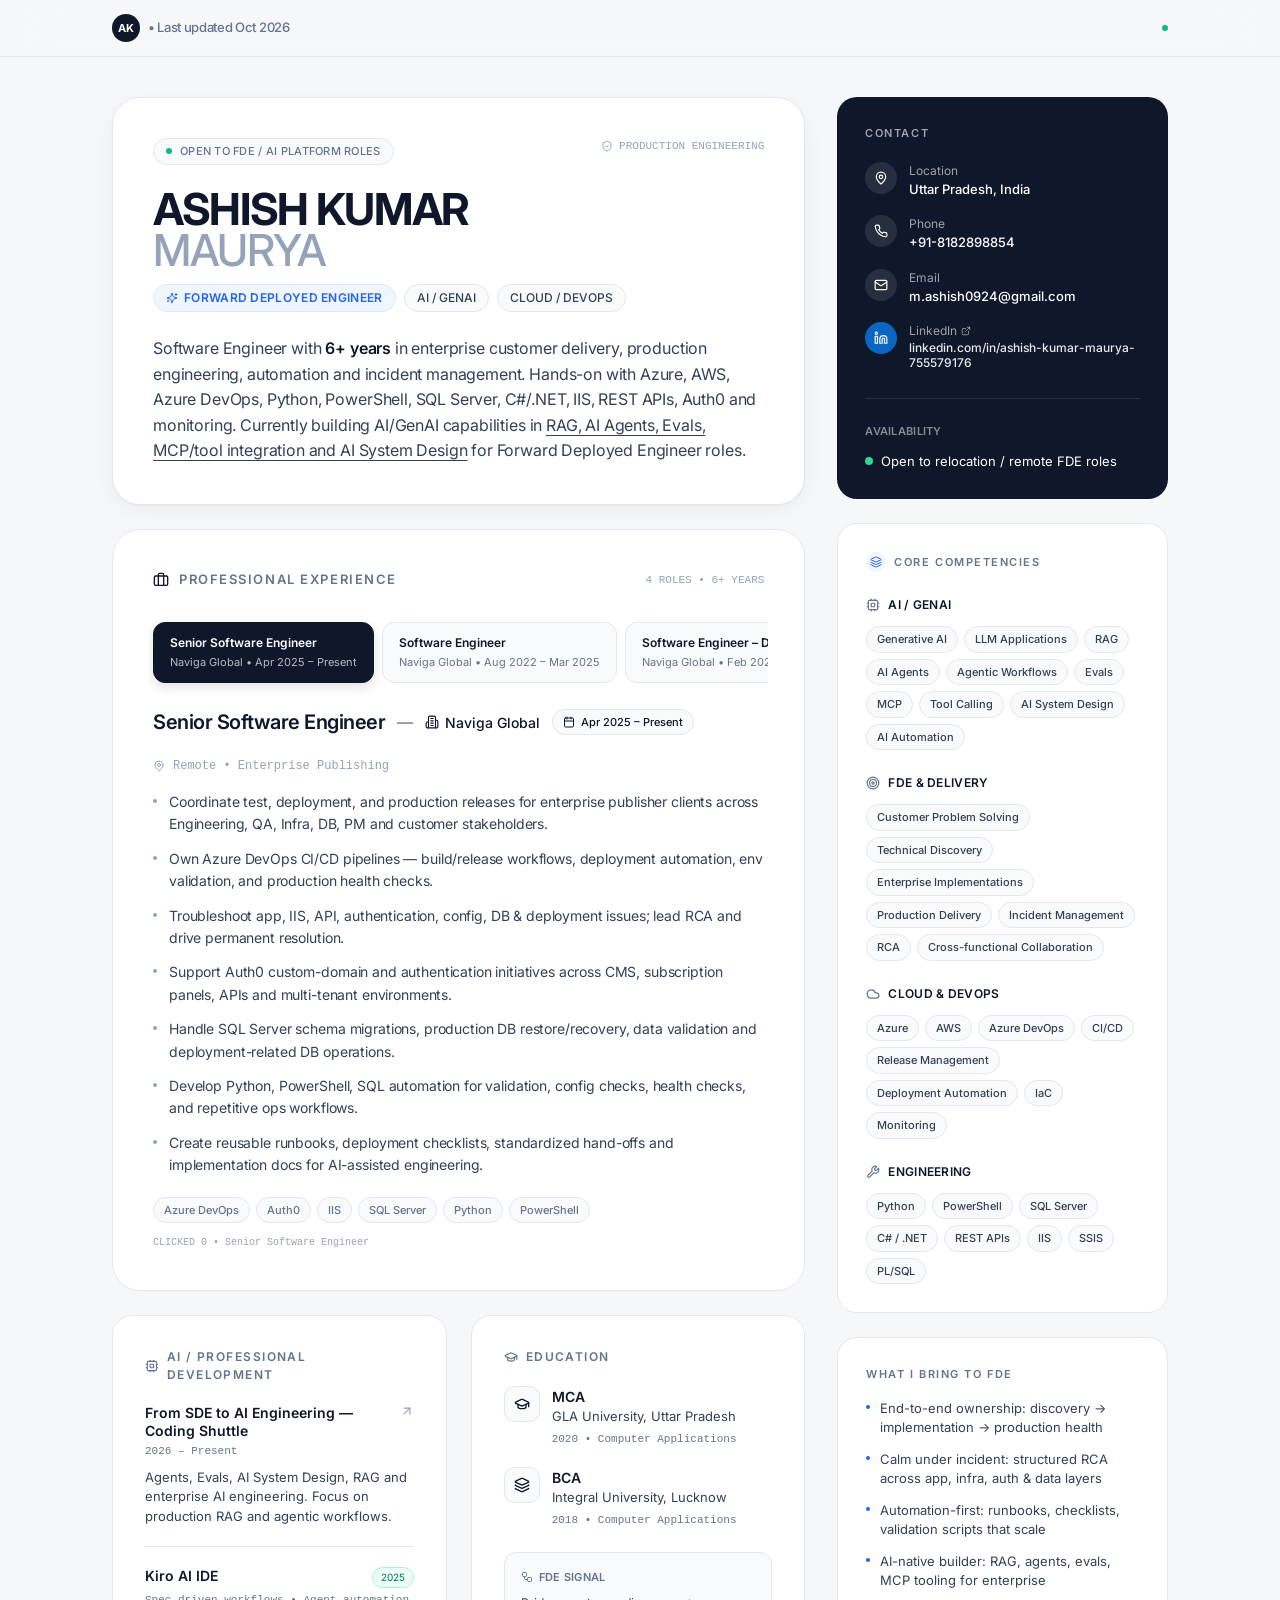
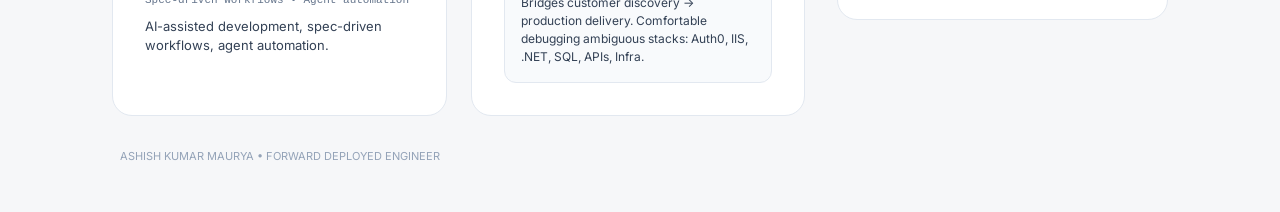
<file: Ashish-Kumar-Maurya-Fde.html>
<!DOCTYPE html>
<html lang="en">
<head>
  <meta charset="UTF-8">
  <meta name="viewport" content="width=device-width, initial-scale=1">
  <title>React Artifact</title>
  <style>@import url("https://fonts.googleapis.com/css2?family=Inter:wght@400;500;600;700&family=JetBrains+Mono:wght@400;500&display=swap");*,:after,:before{--tw-border-spacing-x:0;--tw-border-spacing-y:0;--tw-translate-x:0;--tw-translate-y:0;--tw-rotate:0;--tw-skew-x:0;--tw-skew-y:0;--tw-scale-x:1;--tw-scale-y:1;--tw-pan-x: ;--tw-pan-y: ;--tw-pinch-zoom: ;--tw-scroll-snap-strictness:proximity;--tw-gradient-from-position: ;--tw-gradient-via-position: ;--tw-gradient-to-position: ;--tw-ordinal: ;--tw-slashed-zero: ;--tw-numeric-figure: ;--tw-numeric-spacing: ;--tw-numeric-fraction: ;--tw-ring-inset: ;--tw-ring-offset-width:0px;--tw-ring-offset-color:#fff;--tw-ring-color:rgba(59,130,246,.5);--tw-ring-offset-shadow:0 0 #0000;--tw-ring-shadow:0 0 #0000;--tw-shadow:0 0 #0000;--tw-shadow-colored:0 0 #0000;--tw-blur: ;--tw-brightness: ;--tw-contrast: ;--tw-grayscale: ;--tw-hue-rotate: ;--tw-invert: ;--tw-saturate: ;--tw-sepia: ;--tw-drop-shadow: ;--tw-backdrop-blur: ;--tw-backdrop-brightness: ;--tw-backdrop-contrast: ;--tw-backdrop-grayscale: ;--tw-backdrop-hue-rotate: ;--tw-backdrop-invert: ;--tw-backdrop-opacity: ;--tw-backdrop-saturate: ;--tw-backdrop-sepia: ;--tw-contain-size: ;--tw-contain-layout: ;--tw-contain-paint: ;--tw-contain-style: }::backdrop{--tw-border-spacing-x:0;--tw-border-spacing-y:0;--tw-translate-x:0;--tw-translate-y:0;--tw-rotate:0;--tw-skew-x:0;--tw-skew-y:0;--tw-scale-x:1;--tw-scale-y:1;--tw-pan-x: ;--tw-pan-y: ;--tw-pinch-zoom: ;--tw-scroll-snap-strictness:proximity;--tw-gradient-from-position: ;--tw-gradient-via-position: ;--tw-gradient-to-position: ;--tw-ordinal: ;--tw-slashed-zero: ;--tw-numeric-figure: ;--tw-numeric-spacing: ;--tw-numeric-fraction: ;--tw-ring-inset: ;--tw-ring-offset-width:0px;--tw-ring-offset-color:#fff;--tw-ring-color:rgba(59,130,246,.5);--tw-ring-offset-shadow:0 0 #0000;--tw-ring-shadow:0 0 #0000;--tw-shadow:0 0 #0000;--tw-shadow-colored:0 0 #0000;--tw-blur: ;--tw-brightness: ;--tw-contrast: ;--tw-grayscale: ;--tw-hue-rotate: ;--tw-invert: ;--tw-saturate: ;--tw-sepia: ;--tw-drop-shadow: ;--tw-backdrop-blur: ;--tw-backdrop-brightness: ;--tw-backdrop-contrast: ;--tw-backdrop-grayscale: ;--tw-backdrop-hue-rotate: ;--tw-backdrop-invert: ;--tw-backdrop-opacity: ;--tw-backdrop-saturate: ;--tw-backdrop-sepia: ;--tw-contain-size: ;--tw-contain-layout: ;--tw-contain-paint: ;--tw-contain-style: }

/*! tailwindcss v3.4.18 | MIT License | https://tailwindcss.com*/*,:after,:before{box-sizing:border-box;border:0 solid #e5e7eb}:after,:before{--tw-content:""}:host,html{line-height:1.5;-webkit-text-size-adjust:100%;-moz-tab-size:4;-o-tab-size:4;tab-size:4;font-family:ui-sans-serif,system-ui,sans-serif,Apple Color Emoji,Segoe UI Emoji,Segoe UI Symbol,Noto Color Emoji;font-feature-settings:normal;font-variation-settings:normal;-webkit-tap-highlight-color:transparent}body{margin:0;line-height:inherit}hr{height:0;color:inherit;border-top-width:1px}abbr:where([title]){-webkit-text-decoration:underline dotted;text-decoration:underline dotted}h1,h2,h3,h4,h5,h6{font-size:inherit;font-weight:inherit}a{color:inherit;text-decoration:inherit}b,strong{font-weight:bolder}code,kbd,pre,samp{font-family:ui-monospace,SFMono-Regular,Menlo,Monaco,Consolas,Liberation Mono,Courier New,monospace;font-feature-settings:normal;font-variation-settings:normal;font-size:1em}small{font-size:80%}sub,sup{font-size:75%;line-height:0;position:relative;vertical-align:baseline}sub{bottom:-.25em}sup{top:-.5em}table{text-indent:0;border-color:inherit;border-collapse:collapse}button,input,optgroup,select,textarea{font-family:inherit;font-feature-settings:inherit;font-variation-settings:inherit;font-size:100%;font-weight:inherit;line-height:inherit;letter-spacing:inherit;color:inherit;margin:0;padding:0}button,select{text-transform:none}button,input:where([type=button]),input:where([type=reset]),input:where([type=submit]){-webkit-appearance:button;background-color:transparent;background-image:none}:-moz-focusring{outline:auto}:-moz-ui-invalid{box-shadow:none}progress{vertical-align:baseline}::-webkit-inner-spin-button,::-webkit-outer-spin-button{height:auto}[type=search]{-webkit-appearance:textfield;outline-offset:-2px}::-webkit-search-decoration{-webkit-appearance:none}::-webkit-file-upload-button{-webkit-appearance:button;font:inherit}summary{display:list-item}blockquote,dd,dl,figure,h1,h2,h3,h4,h5,h6,hr,p,pre{margin:0}fieldset{margin:0}fieldset,legend{padding:0}menu,ol,ul{list-style:none;margin:0;padding:0}dialog{padding:0}textarea{resize:vertical}input::-moz-placeholder,textarea::-moz-placeholder{opacity:1;color:#9ca3af}input::placeholder,textarea::placeholder{opacity:1;color:#9ca3af}[role=button],button{cursor:pointer}:disabled{cursor:default}audio,canvas,embed,iframe,img,object,svg,video{display:block;vertical-align:middle}img,video{max-width:100%;height:auto}[hidden]:where(:not([hidden=until-found])){display:none}.static{position:static}.sticky{position:sticky}.top-0{top:0}.z-40{z-index:40}.col-span-12{grid-column:span 12/span 12}.-mx-1{margin-left:-.25rem;margin-right:-.25rem}.mx-auto{margin-left:auto;margin-right:auto}.mb-3{margin-bottom:.75rem}.mb-4{margin-bottom:1rem}.mb-5{margin-bottom:1.25rem}.mb-6{margin-bottom:1.5rem}.mb-8{margin-bottom:2rem}.mt-1{margin-top:.25rem}.mt-1\.5{margin-top:.375rem}.mt-2{margin-top:.5rem}.mt-3{margin-top:.75rem}.mt-5{margin-top:1.25rem}.mt-6{margin-top:1.5rem}.mt-7{margin-top:1.75rem}.mt-\[8px\]{margin-top:8px}.block{display:block}.inline{display:inline}.flex{display:flex}.inline-flex{display:inline-flex}.grid{display:grid}.hidden{display:none}.h-1{height:.25rem}.h-1\.5{height:.375rem}.h-2{height:.5rem}.h-5{height:1.25rem}.h-7{height:1.75rem}.h-8{height:2rem}.h-9{height:2.25rem}.h-\[4px\]{height:4px}.h-\[56px\]{height:56px}.h-px{height:1px}.min-h-screen{min-height:100vh}.w-1{width:.25rem}.w-1\.5{width:.375rem}.w-2{width:.5rem}.w-5{width:1.25rem}.w-7{width:1.75rem}.w-8{width:2rem}.w-9{width:2.25rem}.w-\[4px\]{width:4px}.w-full{width:100%}.min-w-0{min-width:0}.min-w-\[180px\]{min-width:180px}.max-w-\[1120px\]{max-width:1120px}.max-w-none{max-width:none}.shrink-0{flex-shrink:0}.animate-\[fadeIn_0\.2s_ease\]{animation:fadeIn .2s ease}@keyframes pulse{50%{opacity:.5}}.animate-pulse{animation:pulse 2s cubic-bezier(.4,0,.6,1) infinite}.cursor-default{cursor:default}.grid-cols-1{grid-template-columns:repeat(1,minmax(0,1fr))}.grid-cols-12{grid-template-columns:repeat(12,minmax(0,1fr))}.flex-wrap{flex-wrap:wrap}.place-items-center{place-items:center}.items-start{align-items:flex-start}.items-center{align-items:center}.justify-between{justify-content:space-between}.gap-1{gap:.25rem}.gap-1\.5{gap:.375rem}.gap-2{gap:.5rem}.gap-2\.5{gap:.625rem}.gap-3{gap:.75rem}.gap-4{gap:1rem}.gap-6{gap:1.5rem}.space-y-3>:not([hidden])~:not([hidden]){--tw-space-y-reverse:0;margin-top:calc(.75rem*(1 - var(--tw-space-y-reverse)));margin-bottom:calc(.75rem*var(--tw-space-y-reverse))}.space-y-4>:not([hidden])~:not([hidden]){--tw-space-y-reverse:0;margin-top:calc(1rem*(1 - var(--tw-space-y-reverse)));margin-bottom:calc(1rem*var(--tw-space-y-reverse))}.space-y-5>:not([hidden])~:not([hidden]){--tw-space-y-reverse:0;margin-top:calc(1.25rem*(1 - var(--tw-space-y-reverse)));margin-bottom:calc(1.25rem*var(--tw-space-y-reverse))}.space-y-6>:not([hidden])~:not([hidden]){--tw-space-y-reverse:0;margin-top:calc(1.5rem*(1 - var(--tw-space-y-reverse)));margin-bottom:calc(1.5rem*var(--tw-space-y-reverse))}.overflow-hidden{overflow:hidden}.overflow-x-auto{overflow-x:auto}.overflow-x-clip{overflow-x:clip}.break-words{overflow-wrap:break-word}.break-all{word-break:break-all}.rounded-\[10px\]{border-radius:10px}.rounded-\[12px\]{border-radius:12px}.rounded-\[20px\]{border-radius:20px}.rounded-full{border-radius:9999px}.border{border-width:1px}.border-b{border-bottom-width:1px}.border-t{border-top-width:1px}.border-\[var\(--border\)\]{border-color:var(--border)}.border-emerald-200{--tw-border-opacity:1;border-color:rgb(167 243 208/var(--tw-border-opacity,1))}.border-slate-900{--tw-border-opacity:1;border-color:rgb(15 23 42/var(--tw-border-opacity,1))}.border-white\/10{border-color:hsla(0,0%,100%,.1)}.bg-\[\#0A66C2\]{--tw-bg-opacity:1;background-color:rgb(10 102 194/var(--tw-bg-opacity,1))}.bg-\[var\(--accent\)\]{background-color:var(--accent)}.bg-\[var\(--accent-soft\)\]{background-color:var(--accent-soft)}.bg-\[var\(--bg\)\]{background-color:var(--bg)}.bg-\[var\(--border\)\]{background-color:var(--border)}.bg-\[var\(--muted-2\)\]{background-color:var(--muted-2)}.bg-\[var\(--surface\)\]{background-color:var(--surface)}.bg-\[var\(--surface-2\)\]{background-color:var(--surface-2)}.bg-emerald-400{--tw-bg-opacity:1;background-color:rgb(52 211 153/var(--tw-bg-opacity,1))}.bg-emerald-50{--tw-bg-opacity:1;background-color:rgb(236 253 245/var(--tw-bg-opacity,1))}.bg-emerald-500{--tw-bg-opacity:1;background-color:rgb(16 185 129/var(--tw-bg-opacity,1))}.bg-slate-900{--tw-bg-opacity:1;background-color:rgb(15 23 42/var(--tw-bg-opacity,1))}.bg-white\/10{background-color:hsla(0,0%,100%,.1)}.p-4{padding:1rem}.p-6{padding:1.5rem}.p-7{padding:1.75rem}.px-1{padding-left:.25rem;padding-right:.25rem}.px-2{padding-left:.5rem;padding-right:.5rem}.px-2\.5{padding-left:.625rem;padding-right:.625rem}.px-3{padding-left:.75rem;padding-right:.75rem}.px-4{padding-left:1rem;padding-right:1rem}.px-5{padding-left:1.25rem;padding-right:1.25rem}.py-0\.5{padding-top:.125rem;padding-bottom:.125rem}.py-1{padding-top:.25rem;padding-bottom:.25rem}.py-2{padding-top:.5rem;padding-bottom:.5rem}.py-3{padding-top:.75rem;padding-bottom:.75rem}.py-8{padding-top:2rem;padding-bottom:2rem}.pb-4{padding-bottom:1rem}.pt-6{padding-top:1.5rem}.text-left{text-align:left}.font-mono{font-family:ui-monospace,SFMono-Regular,Menlo,Monaco,Consolas,Liberation Mono,Courier New,monospace}.text-\[10px\]{font-size:10px}.text-\[11px\]{font-size:11px}.text-\[12px\]{font-size:12px}.text-\[13px\]{font-size:13px}.text-\[14px\]{font-size:14px}.text-\[15px\]{font-size:15px}.text-\[20px\]{font-size:20px}.text-\[30px\]{font-size:30px}.font-\[400\]{font-weight:400}.font-\[500\]{font-weight:500}.font-\[700\],.font-bold{font-weight:700}.font-medium{font-weight:500}.font-semibold{font-weight:600}.uppercase{text-transform:uppercase}.leading-\[0\.95\]{line-height:.95}.leading-\[1\.5\]{line-height:1.5}.leading-\[1\.6\]{line-height:1.6}.leading-tight{line-height:1.25}.tracking-\[-0\.01em\]{letter-spacing:-.01em}.tracking-\[-0\.02em\]{letter-spacing:-.02em}.tracking-\[-0\.03em\]{letter-spacing:-.03em}.tracking-\[0\.12em\]{letter-spacing:.12em}.tracking-\[0\.14em\]{letter-spacing:.14em}.tracking-tight{letter-spacing:-.025em}.tracking-wide{letter-spacing:.025em}.text-\[var\(--accent\)\]{color:var(--accent)}.text-\[var\(--muted\)\]{color:var(--muted)}.text-\[var\(--muted-2\)\]{color:var(--muted-2)}.text-\[var\(--text\)\]{color:var(--text)}.text-\[var\(--text-soft\)\]{color:var(--text-soft)}.text-emerald-700{--tw-text-opacity:1;color:rgb(4 120 87/var(--tw-text-opacity,1))}.text-white{--tw-text-opacity:1;color:rgb(255 255 255/var(--tw-text-opacity,1))}.text-white\/50{color:hsla(0,0%,100%,.5)}.text-white\/60{color:hsla(0,0%,100%,.6)}.text-white\/70{color:hsla(0,0%,100%,.7)}.text-white\/90{color:hsla(0,0%,100%,.9)}.underline{text-decoration-line:underline}.underline-offset-4{text-underline-offset:4px}.antialiased{-webkit-font-smoothing:antialiased;-moz-osx-font-smoothing:grayscale}.shadow-\[0_1px_2px_rgba\(0\2c 0\2c 0\2c 0\.04\)\2c 0_8px_24px_rgba\(0\2c 0\2c 0\2c 0\.04\)\]{--tw-shadow:0 1px 2px rgba(0,0,0,.04),0 8px 24px rgba(0,0,0,.04);--tw-shadow-colored:0 1px 2px var(--tw-shadow-color),0 8px 24px var(--tw-shadow-color);box-shadow:var(--tw-ring-offset-shadow,0 0 #0000),var(--tw-ring-shadow,0 0 #0000),var(--tw-shadow)}.shadow-\[0_4px_12px_rgba\(0\2c 0\2c 0\2c 0\.12\)\]{--tw-shadow:0 4px 12px rgba(0,0,0,.12);--tw-shadow-colored:0 4px 12px var(--tw-shadow-color);box-shadow:var(--tw-ring-offset-shadow,0 0 #0000),var(--tw-ring-shadow,0 0 #0000),var(--tw-shadow)}.backdrop-blur-xl{--tw-backdrop-blur:blur(24px);backdrop-filter:var(--tw-backdrop-blur) var(--tw-backdrop-brightness) var(--tw-backdrop-contrast) var(--tw-backdrop-grayscale) var(--tw-backdrop-hue-rotate) var(--tw-backdrop-invert) var(--tw-backdrop-opacity) var(--tw-backdrop-saturate) var(--tw-backdrop-sepia)}.transition-all{transition-property:all;transition-timing-function:cubic-bezier(.4,0,.2,1);transition-duration:.15s}.transition-colors{transition-property:color,background-color,border-color,text-decoration-color,fill,stroke;transition-timing-function:cubic-bezier(.4,0,.2,1);transition-duration:.15s}:root{--bg:#f6f7f9;--surface:#fff;--surface-2:#f8fafc;--text:#0f172a;--text-soft:#334155;--muted:#64748b;--muted-2:#94a3b8;--border:#e2e8f0;--border-strong:#cbd5e1;--accent:#2563eb;--accent-soft:#eff6ff;--accent-2:#1d4ed8;--slate-900:#0f172a}@media (prefers-color-scheme:dark){:root{--bg:#0b0f19;--surface:#111827;--surface-2:#151d2f;--text:#f1f5f9;--text-soft:#cbd5e1;--muted:#94a3b8;--muted-2:#64748b;--border:#1e293b;--border-strong:#334155;--accent:#60a5fa;--accent-soft:#172554;--accent-2:#93c5fd}}*{font-family:Inter,-apple-system,BlinkMacSystemFont,sans-serif}@media print{:root{--bg:#fff!important;--surface:#fff!important;--text:#000!important}body{-webkit-print-color-adjust:exact;print-color-adjust:exact}}.selection\:bg-\[var\(--accent-soft\)\] ::-moz-selection{background-color:var(--accent-soft)}.selection\:bg-\[var\(--accent-soft\)\] ::selection{background-color:var(--accent-soft)}.selection\:text-\[var\(--accent\)\] ::-moz-selection{color:var(--accent)}.selection\:text-\[var\(--accent\)\] ::selection{color:var(--accent)}.selection\:bg-\[var\(--accent-soft\)\]::-moz-selection{background-color:var(--accent-soft)}.selection\:bg-\[var\(--accent-soft\)\]::selection{background-color:var(--accent-soft)}.selection\:text-\[var\(--accent\)\]::-moz-selection{color:var(--accent)}.selection\:text-\[var\(--accent\)\]::selection{color:var(--accent)}.hover\:border-\[var\(--border-strong\)\]:hover{border-color:var(--border-strong)}.hover\:text-\[var\(--text\)\]:hover{color:var(--text)}.hover\:underline:hover{text-decoration-line:underline}.group:hover .group-hover\:bg-white\/15{background-color:hsla(0,0%,100%,.15)}.group:hover .group-hover\:text-white{--tw-text-opacity:1;color:rgb(255 255 255/var(--tw-text-opacity,1))}@media (min-width:640px){.sm\:block{display:block}.sm\:hidden{display:none}}@media (min-width:768px){.md\:inline{display:inline}.md\:grid-cols-2{grid-template-columns:repeat(2,minmax(0,1fr))}.md\:gap-8{gap:2rem}.md\:rounded-\[28px\]{border-radius:28px}.md\:p-10{padding:2.5rem}.md\:p-7{padding:1.75rem}.md\:p-8{padding:2rem}.md\:px-8{padding-left:2rem;padding-right:2rem}.md\:py-10{padding-top:2.5rem;padding-bottom:2.5rem}.md\:text-\[16px\]{font-size:16px}.md\:text-\[44px\]{font-size:44px}}@media (min-width:1024px){.lg\:sticky{position:sticky}.lg\:top-\[72px\]{top:72px}.lg\:col-span-4{grid-column:span 4/span 4}.lg\:col-span-8{grid-column:span 8/span 8}.lg\:block{display:block}.lg\:hidden{display:none}}@media print{.print\:hidden{display:none}}</style>
</head>
<body>
  <div id="root"></div>
  
  <script type="module">var fd=Object.create;var{getPrototypeOf:pd,defineProperty:Jl,getOwnPropertyNames:md}=Object;var vd=Object.prototype.hasOwnProperty;var Fe=(e,t,n)=>{n=e!=null?fd(pd(e)):{};let r=t||!e||!e.__esModule?Jl(n,"default",{value:e,enumerable:!0}):n;for(let l of md(e))if(!vd.call(r,l))Jl(r,l,{get:()=>e[l],enumerable:!0});return r};var _r=(e,t)=>()=>(t||e((t={exports:{}}).exports,t),t.exports);var hd=(e,t)=>{for(var n in t)Jl(e,n,{get:t[n],enumerable:!0,configurable:!0,set:(r)=>t[n]=()=>r})};var yd=(e,t)=>()=>(e&&(t=e(e=0)),t);var gt=_r((Ld)=>{var Sn=Symbol.for("react.element"),gd=Symbol.for("react.portal"),wd=Symbol.for("react.fragment"),Sd=Symbol.for("react.strict_mode"),kd=Symbol.for("react.profiler"),xd=Symbol.for("react.provider"),Ed=Symbol.for("react.context"),Nd=Symbol.for("react.forward_ref"),Cd=Symbol.for("react.suspense"),_d=Symbol.for("react.memo"),Pd=Symbol.for("react.lazy"),ku=Symbol.iterator;function zd(e){if(e===null||typeof e!=="object")return null;return e=ku&&e[ku]||e["@@iterator"],typeof e==="function"?e:null}var Nu={isMounted:function(){return!1},enqueueForceUpdate:function(){},enqueueReplaceState:function(){},enqueueSetState:function(){}},Cu=Object.assign,_u={};function At(e,t,n){this.props=e,this.context=t,this.refs=_u,this.updater=n||Nu}At.prototype.isReactComponent={};At.prototype.setState=function(e,t){if(typeof e!=="object"&&typeof e!=="function"&&e!=null)throw Error("setState(...): takes an object of state variables to update or a function which returns an object of state variables.");this.updater.enqueueSetState(this,e,t,"setState")};At.prototype.forceUpdate=function(e){this.updater.enqueueForceUpdate(this,e,"forceUpdate")};function Pu(){}Pu.prototype=At.prototype;function jl(e,t,n){this.props=e,this.context=t,this.refs=_u,this.updater=n||Nu}var bl=jl.prototype=new Pu;bl.constructor=jl;Cu(bl,At.prototype);bl.isPureReactComponent=!0;var xu=Array.isArray,zu=Object.prototype.hasOwnProperty,ei={current:null},Tu={key:!0,ref:!0,__self:!0,__source:!0};function Du(e,t,n){var r,l={},i=null,o=null;if(t!=null)for(r in t.ref!==void 0&&(o=t.ref),t.key!==void 0&&(i=""+t.key),t)zu.call(t,r)&&!Tu.hasOwnProperty(r)&&(l[r]=t[r]);var u=arguments.length-2;if(u===1)l.children=n;else if(1<u){for(var a=Array(u),c=0;c<u;c++)a[c]=arguments[c+2];l.children=a}if(e&&e.defaultProps)for(r in u=e.defaultProps,u)l[r]===void 0&&(l[r]=u[r]);return{$$typeof:Sn,type:e,key:i,ref:o,props:l,_owner:ei.current}}function Td(e,t){return{$$typeof:Sn,type:e.type,key:t,ref:e.ref,props:e.props,_owner:e._owner}}function ti(e){return typeof e==="object"&&e!==null&&e.$$typeof===Sn}function Dd(e){var t={"=":"=0",":":"=2"};return"$"+e.replace(/[=:]/g,function(n){return t[n]})}var Eu=/\/+/g;function ql(e,t){return typeof e==="object"&&e!==null&&e.key!=null?Dd(""+e.key):t.toString(36)}function zr(e,t,n,r,l){var i=typeof e;if(i==="undefined"||i==="boolean")e=null;var o=!1;if(e===null)o=!0;else switch(i){case"string":case"number":o=!0;break;case"object":switch(e.$$typeof){case Sn:case gd:o=!0}}if(o)return o=e,l=l(o),e=r===""?"."+ql(o,0):r,xu(l)?(n="",e!=null&&(n=e.replace(Eu,"$&/")+"/"),zr(l,t,n,"",function(c){return c})):l!=null&&(ti(l)&&(l=Td(l,n+(!l.key||o&&o.key===l.key?"":(""+l.key).replace(Eu,"$&/")+"/")+e)),t.push(l)),1;if(o=0,r=r===""?".":r+":",xu(e))for(var u=0;u<e.length;u++){i=e[u];var a=r+ql(i,u);o+=zr(i,t,n,a,l)}else if(a=zd(e),typeof a==="function")for(e=a.call(e),u=0;!(i=e.next()).done;)i=i.value,a=r+ql(i,u++),o+=zr(i,t,n,a,l);else if(i==="object")throw t=String(e),Error("Objects are not valid as a React child (found: "+(t==="[object Object]"?"object with keys {"+Object.keys(e).join(", ")+"}":t)+"). If you meant to render a collection of children, use an array instead.");return o}function Pr(e,t,n){if(e==null)return e;var r=[],l=0;return zr(e,r,"","",function(i){return t.call(n,i,l++)}),r}function Id(e){if(e._status===-1){var t=e._result;t=t(),t.then(function(n){if(e._status===0||e._status===-1)e._status=1,e._result=n},function(n){if(e._status===0||e._status===-1)e._status=2,e._result=n}),e._status===-1&&(e._status=0,e._result=t)}if(e._status===1)return e._result.default;throw e._result}var re={current:null},Tr={transition:null},Rd={ReactCurrentDispatcher:re,ReactCurrentBatchConfig:Tr,ReactCurrentOwner:ei};function Iu(){throw Error("act(...) is not supported in production builds of React.")}Ld.Children={map:Pr,forEach:function(e,t,n){Pr(e,function(){t.apply(this,arguments)},n)},count:function(e){var t=0;return Pr(e,function(){t++}),t},toArray:function(e){return Pr(e,function(t){return t})||[]},only:function(e){if(!ti(e))throw Error("React.Children.only expected to receive a single React element child.");return e}};Ld.Component=At;Ld.Fragment=wd;Ld.Profiler=kd;Ld.PureComponent=jl;Ld.StrictMode=Sd;Ld.Suspense=Cd;Ld.__SECRET_INTERNALS_DO_NOT_USE_OR_YOU_WILL_BE_FIRED=Rd;Ld.act=Iu;Ld.cloneElement=function(e,t,n){if(e===null||e===void 0)throw Error("React.cloneElement(...): The argument must be a React element, but you passed "+e+".");var r=Cu({},e.props),l=e.key,i=e.ref,o=e._owner;if(t!=null){if(t.ref!==void 0&&(i=t.ref,o=ei.current),t.key!==void 0&&(l=""+t.key),e.type&&e.type.defaultProps)var u=e.type.defaultProps;for(a in t)zu.call(t,a)&&!Tu.hasOwnProperty(a)&&(r[a]=t[a]===void 0&&u!==void 0?u[a]:t[a])}var a=arguments.length-2;if(a===1)r.children=n;else if(1<a){u=Array(a);for(var c=0;c<a;c++)u[c]=arguments[c+2];r.children=u}return{$$typeof:Sn,type:e.type,key:l,ref:i,props:r,_owner:o}};Ld.createContext=function(e){return e={$$typeof:Ed,_currentValue:e,_currentValue2:e,_threadCount:0,Provider:null,Consumer:null,_defaultValue:null,_globalName:null},e.Provider={$$typeof:xd,_context:e},e.Consumer=e};Ld.createElement=Du;Ld.createFactory=function(e){var t=Du.bind(null,e);return t.type=e,t};Ld.createRef=function(){return{current:null}};Ld.forwardRef=function(e){return{$$typeof:Nd,render:e}};Ld.isValidElement=ti;Ld.lazy=function(e){return{$$typeof:Pd,_payload:{_status:-1,_result:e},_init:Id}};Ld.memo=function(e,t){return{$$typeof:_d,type:e,compare:t===void 0?null:t}};Ld.startTransition=function(e){var t=Tr.transition;Tr.transition={};try{e()}finally{Tr.transition=t}};Ld.unstable_act=Iu;Ld.useCallback=function(e,t){return re.current.useCallback(e,t)};Ld.useContext=function(e){return re.current.useContext(e)};Ld.useDebugValue=function(){};Ld.useDeferredValue=function(e){return re.current.useDeferredValue(e)};Ld.useEffect=function(e,t){return re.current.useEffect(e,t)};Ld.useId=function(){return re.current.useId()};Ld.useImperativeHandle=function(e,t,n){return re.current.useImperativeHandle(e,t,n)};Ld.useInsertionEffect=function(e,t){return re.current.useInsertionEffect(e,t)};Ld.useLayoutEffect=function(e,t){return re.current.useLayoutEffect(e,t)};Ld.useMemo=function(e,t){return re.current.useMemo(e,t)};Ld.useReducer=function(e,t,n){return re.current.useReducer(e,t,n)};Ld.useRef=function(e){return re.current.useRef(e)};Ld.useState=function(e){return re.current.useState(e)};Ld.useSyncExternalStore=function(e,t,n){return re.current.useSyncExternalStore(e,t,n)};Ld.useTransition=function(){return re.current.useTransition()};Ld.version="18.3.1"});var Uu=_r((gf)=>{function ri(e,t){var n=e.length;e.push(t);e:for(;0<n;){var r=n-1>>>1,l=e[r];if(0<Dr(l,t))e[r]=t,e[n]=l,n=r;else break e}}function Ee(e){return e.length===0?null:e[0]}function Or(e){if(e.length===0)return null;var t=e[0],n=e.pop();if(n!==t){e[0]=n;e:for(var r=0,l=e.length,i=l>>>1;r<i;){var o=2*(r+1)-1,u=e[o],a=o+1,c=e[a];if(0>Dr(u,n))a<l&&0>Dr(c,u)?(e[r]=c,e[a]=n,r=a):(e[r]=u,e[o]=n,r=o);else if(a<l&&0>Dr(c,n))e[r]=c,e[a]=n,r=a;else break e}}return t}function Dr(e,t){var n=e.sortIndex-t.sortIndex;return n!==0?n:e.id-t.id}if(typeof performance==="object"&&typeof performance.now==="function")li=performance,gf.unstable_now=function(){return li.now()};else Ir=Date,ii=Ir.now(),gf.unstable_now=function(){return Ir.now()-ii};var li,Ir,ii,Ie=[],Je=[],yf=1,he=null,j=3,Mr=!1,wt=!1,xn=!1,Lu=typeof setTimeout==="function"?setTimeout:null,Ou=typeof clearTimeout==="function"?clearTimeout:null,Ru=typeof setImmediate<"u"?setImmediate:null;typeof navigator<"u"&&navigator.scheduling!==void 0&&navigator.scheduling.isInputPending!==void 0&&navigator.scheduling.isInputPending.bind(navigator.scheduling);function oi(e){for(var t=Ee(Je);t!==null;){if(t.callback===null)Or(Je);else if(t.startTime<=e)Or(Je),t.sortIndex=t.expirationTime,ri(Ie,t);else break;t=Ee(Je)}}function ai(e){if(xn=!1,oi(e),!wt)if(Ee(Ie)!==null)wt=!0,ci(si);else{var t=Ee(Je);t!==null&&di(ai,t.startTime-e)}}function si(e,t){wt=!1,xn&&(xn=!1,Ou(En),En=-1),Mr=!0;var n=j;try{oi(t);for(he=Ee(Ie);he!==null&&(!(he.expirationTime>t)||e&&!Fu());){var r=he.callback;if(typeof r==="function"){he.callback=null,j=he.priorityLevel;var l=r(he.expirationTime<=t);t=gf.unstable_now(),typeof l==="function"?he.callback=l:he===Ee(Ie)&&Or(Ie),oi(t)}else Or(Ie);he=Ee(Ie)}if(he!==null)var i=!0;else{var o=Ee(Je);o!==null&&di(ai,o.startTime-t),i=!1}return i}finally{he=null,j=n,Mr=!1}}var Ar=!1,Rr=null,En=-1,Mu=5,Au=-1;function Fu(){return gf.unstable_now()-Au<Mu?!1:!0}function ni(){if(Rr!==null){var e=gf.unstable_now();Au=e;var t=!0;try{t=Rr(!0,e)}finally{t?kn():(Ar=!1,Rr=null)}}else Ar=!1}var kn;if(typeof Ru==="function")kn=function(){Ru(ni)};else if(typeof MessageChannel<"u")Lr=new MessageChannel,ui=Lr.port2,Lr.port1.onmessage=ni,kn=function(){ui.postMessage(null)};else kn=function(){Lu(ni,0)};var Lr,ui;function ci(e){Rr=e,Ar||(Ar=!0,kn())}function di(e,t){En=Lu(function(){e(gf.unstable_now())},t)}gf.unstable_IdlePriority=5;gf.unstable_ImmediatePriority=1;gf.unstable_LowPriority=4;gf.unstable_NormalPriority=3;gf.unstable_Profiling=null;gf.unstable_UserBlockingPriority=2;gf.unstable_cancelCallback=function(e){e.callback=null};gf.unstable_continueExecution=function(){wt||Mr||(wt=!0,ci(si))};gf.unstable_forceFrameRate=function(e){0>e||125<e?console.error("forceFrameRate takes a positive int between 0 and 125, forcing frame rates higher than 125 fps is not supported"):Mu=0<e?Math.floor(1000/e):5};gf.unstable_getCurrentPriorityLevel=function(){return j};gf.unstable_getFirstCallbackNode=function(){return Ee(Ie)};gf.unstable_next=function(e){switch(j){case 1:case 2:case 3:var t=3;break;default:t=j}var n=j;j=t;try{return e()}finally{j=n}};gf.unstable_pauseExecution=function(){};gf.unstable_requestPaint=function(){};gf.unstable_runWithPriority=function(e,t){switch(e){case 1:case 2:case 3:case 4:case 5:break;default:e=3}var n=j;j=e;try{return t()}finally{j=n}};gf.unstable_scheduleCallback=function(e,t,n){var r=gf.unstable_now();switch(typeof n==="object"&&n!==null?(n=n.delay,n=typeof n==="number"&&0<n?r+n:r):n=r,e){case 1:var l=-1;break;case 2:l=250;break;case 5:l=1073741823;break;case 4:l=1e4;break;default:l=5000}return l=n+l,e={id:yf++,callback:t,priorityLevel:e,startTime:n,expirationTime:l,sortIndex:-1},n>r?(e.sortIndex=n,ri(Je,e),Ee(Ie)===null&&e===Ee(Je)&&(xn?(Ou(En),En=-1):xn=!0,di(ai,n-r))):(e.sortIndex=l,ri(Ie,e),wt||Mr||(wt=!0,ci(si))),e};gf.unstable_shouldYield=Fu;gf.unstable_wrapCallback=function(e){var t=j;return function(){var n=j;j=t;try{return e.apply(this,arguments)}finally{j=n}}}});var gu={};hd(gu,{version:()=>jc,unstable_renderSubtreeIntoContainer:()=>qc,unstable_batchedUpdates:()=>Jc,unmountComponentAtNode:()=>Zc,render:()=>Xc,hydrateRoot:()=>Gc,hydrate:()=>Yc,flushSync:()=>Kc,findDOMNode:()=>Wc,createRoot:()=>$c,createPortal:()=>Hc,__SECRET_INTERNALS_DO_NOT_USE_OR_YOU_WILL_BE_FIRED:()=>Vc});function y(e){for(var t="https://reactjs.org/docs/error-decoder.html?invariant="+e,n=1;n<arguments.length;n++)t+="&args[]="+encodeURIComponent(arguments[n]);return"Minified React error #"+e+"; visit "+t+" for the full message or use the non-minified dev environment for full errors and additional helpful warnings."}function Lt(e,t){ln(e,t),ln(e+"Capture",t)}function ln(e,t){Xn[e]=t;for(e=0;e<t.length;e++)Wa.add(t[e])}function Uf(e){if(Li.call(Qu,e))return!0;if(Li.call(Bu,e))return!1;if(Ff.test(e))return Qu[e]=!0;return Bu[e]=!0,!1}function Bf(e,t,n,r){if(n!==null&&n.type===0)return!1;switch(typeof t){case"function":case"symbol":return!0;case"boolean":if(r)return!1;if(n!==null)return!n.acceptsBooleans;return e=e.toLowerCase().slice(0,5),e!=="data-"&&e!=="aria-";default:return!1}}function Qf(e,t,n,r){if(t===null||typeof t>"u"||Bf(e,t,n,r))return!0;if(r)return!1;if(n!==null)switch(n.type){case 3:return!t;case 4:return t===!1;case 5:return isNaN(t);case 6:return isNaN(t)||1>t}return!1}function oe(e,t,n,r,l,i,o){this.acceptsBooleans=t===2||t===3||t===4,this.attributeName=r,this.attributeNamespace=l,this.mustUseProperty=n,this.propertyName=e,this.type=t,this.sanitizeURL=i,this.removeEmptyString=o}function To(e){return e[1].toUpperCase()}function Do(e,t,n,r){var l=q.hasOwnProperty(t)?q[t]:null;if(l!==null?l.type!==0:r||!(2<t.length)||t[0]!=="o"&&t[0]!=="O"||t[1]!=="n"&&t[1]!=="N")Qf(t,n,l,r)&&(n=null),r||l===null?Uf(t)&&(n===null?e.removeAttribute(t):e.setAttribute(t,""+n)):l.mustUseProperty?e[l.propertyName]=n===null?l.type===3?!1:"":n:(t=l.attributeName,r=l.attributeNamespace,n===null?e.removeAttribute(t):(l=l.type,n=l===3||l===4&&n===!0?"":""+n,r?e.setAttributeNS(r,t,n):e.setAttribute(t,n)))}function Nn(e){if(e===null||typeof e!=="object")return null;return e=Vu&&e[Vu]||e["@@iterator"],typeof e==="function"?e:null}function In(e){if(fi===void 0)try{throw Error()}catch(n){var t=n.stack.trim().match(/\n( *(at )?)/);fi=t&&t[1]||""}return`
`+fi+e}function mi(e,t){if(!e||pi)return"";pi=!0;var n=Error.prepareStackTrace;Error.prepareStackTrace=void 0;try{if(t)if(t=function(){throw Error()},Object.defineProperty(t.prototype,"props",{set:function(){throw Error()}}),typeof Reflect==="object"&&Reflect.construct){try{Reflect.construct(t,[])}catch(c){var r=c}Reflect.construct(e,[],t)}else{try{t.call()}catch(c){r=c}e.call(t.prototype)}else{try{throw Error()}catch(c){r=c}e()}}catch(c){if(c&&r&&typeof c.stack==="string"){for(var l=c.stack.split(`
`),i=r.stack.split(`
`),o=l.length-1,u=i.length-1;1<=o&&0<=u&&l[o]!==i[u];)u--;for(;1<=o&&0<=u;o--,u--)if(l[o]!==i[u]){if(o!==1||u!==1)do if(o--,u--,0>u||l[o]!==i[u]){var a=`
`+l[o].replace(" at new "," at ");return e.displayName&&a.includes("<anonymous>")&&(a=a.replace("<anonymous>",e.displayName)),a}while(1<=o&&0<=u);break}}}finally{pi=!1,Error.prepareStackTrace=n}return(e=e?e.displayName||e.name:"")?In(e):""}function Vf(e){switch(e.tag){case 5:return In(e.type);case 16:return In("Lazy");case 13:return In("Suspense");case 19:return In("SuspenseList");case 0:case 2:case 15:return e=mi(e.type,!1),e;case 11:return e=mi(e.type.render,!1),e;case 1:return e=mi(e.type,!0),e;default:return""}}function Fi(e){if(e==null)return null;if(typeof e==="function")return e.displayName||e.name||null;if(typeof e==="string")return e;switch(e){case Vt:return"Fragment";case Qt:return"Portal";case Oi:return"Profiler";case Io:return"StrictMode";case Mi:return"Suspense";case Ai:return"SuspenseList"}if(typeof e==="object")switch(e.$$typeof){case Ya:return(e.displayName||"Context")+".Consumer";case Ka:return(e._context.displayName||"Context")+".Provider";case Ro:var t=e.render;return e=e.displayName,e||(e=t.displayName||t.name||"",e=e!==""?"ForwardRef("+e+")":"ForwardRef"),e;case Lo:return t=e.displayName||null,t!==null?t:Fi(e.type)||"Memo";case je:t=e._payload,e=e._init;try{return Fi(e(t))}catch(n){}}return null}function Hf(e){var t=e.type;switch(e.tag){case 24:return"Cache";case 9:return(t.displayName||"Context")+".Consumer";case 10:return(t._context.displayName||"Context")+".Provider";case 18:return"DehydratedFragment";case 11:return e=t.render,e=e.displayName||e.name||"",t.displayName||(e!==""?"ForwardRef("+e+")":"ForwardRef");case 7:return"Fragment";case 5:return t;case 4:return"Portal";case 3:return"Root";case 6:return"Text";case 16:return Fi(t);case 8:return t===Io?"StrictMode":"Mode";case 22:return"Offscreen";case 12:return"Profiler";case 21:return"Scope";case 13:return"Suspense";case 19:return"SuspenseList";case 25:return"TracingMarker";case 1:case 0:case 17:case 2:case 14:case 15:if(typeof t==="function")return t.displayName||t.name||null;if(typeof t==="string")return t}return null}function ft(e){switch(typeof e){case"boolean":case"number":case"string":case"undefined":return e;case"object":return e;default:return""}}function Xa(e){var t=e.type;return(e=e.nodeName)&&e.toLowerCase()==="input"&&(t==="checkbox"||t==="radio")}function $f(e){var t=Xa(e)?"checked":"value",n=Object.getOwnPropertyDescriptor(e.constructor.prototype,t),r=""+e[t];if(!e.hasOwnProperty(t)&&typeof n<"u"&&typeof n.get==="function"&&typeof n.set==="function"){var{get:l,set:i}=n;return Object.defineProperty(e,t,{configurable:!0,get:function(){return l.call(this)},set:function(o){r=""+o,i.call(this,o)}}),Object.defineProperty(e,t,{enumerable:n.enumerable}),{getValue:function(){return r},setValue:function(o){r=""+o},stopTracking:function(){e._valueTracker=null,delete e[t]}}}}function Ur(e){e._valueTracker||(e._valueTracker=$f(e))}function Za(e){if(!e)return!1;var t=e._valueTracker;if(!t)return!0;var n=t.getValue(),r="";return e&&(r=Xa(e)?e.checked?"true":"false":e.value),e=r,e!==n?(t.setValue(e),!0):!1}function sl(e){if(e=e||(typeof document<"u"?document:void 0),typeof e>"u")return null;try{return e.activeElement||e.body}catch(t){return e.body}}function Ui(e,t){var n=t.checked;return B({},t,{defaultChecked:void 0,defaultValue:void 0,value:void 0,checked:n!=null?n:e._wrapperState.initialChecked})}function Hu(e,t){var n=t.defaultValue==null?"":t.defaultValue,r=t.checked!=null?t.checked:t.defaultChecked;n=ft(t.value!=null?t.value:n),e._wrapperState={initialChecked:r,initialValue:n,controlled:t.type==="checkbox"||t.type==="radio"?t.checked!=null:t.value!=null}}function Ja(e,t){t=t.checked,t!=null&&Do(e,"checked",t,!1)}function Bi(e,t){Ja(e,t);var n=ft(t.value),r=t.type;if(n!=null)if(r==="number"){if(n===0&&e.value===""||e.value!=n)e.value=""+n}else e.value!==""+n&&(e.value=""+n);else if(r==="submit"||r==="reset"){e.removeAttribute("value");return}t.hasOwnProperty("value")?Qi(e,t.type,n):t.hasOwnProperty("defaultValue")&&Qi(e,t.type,ft(t.defaultValue)),t.checked==null&&t.defaultChecked!=null&&(e.defaultChecked=!!t.defaultChecked)}function $u(e,t,n){if(t.hasOwnProperty("value")||t.hasOwnProperty("defaultValue")){var r=t.type;if(!(r!=="submit"&&r!=="reset"||t.value!==void 0&&t.value!==null))return;t=""+e._wrapperState.initialValue,n||t===e.value||(e.value=t),e.defaultValue=t}n=e.name,n!==""&&(e.name=""),e.defaultChecked=!!e._wrapperState.initialChecked,n!==""&&(e.name=n)}function Qi(e,t,n){if(t!=="number"||sl(e.ownerDocument)!==e)n==null?e.defaultValue=""+e._wrapperState.initialValue:e.defaultValue!==""+n&&(e.defaultValue=""+n)}function jt(e,t,n,r){if(e=e.options,t){t={};for(var l=0;l<n.length;l++)t["$"+n[l]]=!0;for(n=0;n<e.length;n++)l=t.hasOwnProperty("$"+e[n].value),e[n].selected!==l&&(e[n].selected=l),l&&r&&(e[n].defaultSelected=!0)}else{n=""+ft(n),t=null;for(l=0;l<e.length;l++){if(e[l].value===n){e[l].selected=!0,r&&(e[l].defaultSelected=!0);return}t!==null||e[l].disabled||(t=e[l])}t!==null&&(t.selected=!0)}}function Vi(e,t){if(t.dangerouslySetInnerHTML!=null)throw Error(y(91));return B({},t,{value:void 0,defaultValue:void 0,children:""+e._wrapperState.initialValue})}function Wu(e,t){var n=t.value;if(n==null){if(n=t.children,t=t.defaultValue,n!=null){if(t!=null)throw Error(y(92));if(Rn(n)){if(1<n.length)throw Error(y(93));n=n[0]}t=n}t==null&&(t=""),n=t}e._wrapperState={initialValue:ft(n)}}function qa(e,t){var n=ft(t.value),r=ft(t.defaultValue);n!=null&&(n=""+n,n!==e.value&&(e.value=n),t.defaultValue==null&&e.defaultValue!==n&&(e.defaultValue=n)),r!=null&&(e.defaultValue=""+r)}function Ku(e){var t=e.textContent;t===e._wrapperState.initialValue&&t!==""&&t!==null&&(e.value=t)}function ja(e){switch(e){case"svg":return"http://www.w3.org/2000/svg";case"math":return"http://www.w3.org/1998/Math/MathML";default:return"http://www.w3.org/1999/xhtml"}}function Hi(e,t){return e==null||e==="http://www.w3.org/1999/xhtml"?ja(t):e==="http://www.w3.org/2000/svg"&&t==="foreignObject"?"http://www.w3.org/1999/xhtml":e}function Zn(e,t){if(t){var n=e.firstChild;if(n&&n===e.lastChild&&n.nodeType===3){n.nodeValue=t;return}}e.textContent=t}function es(e,t,n){return t==null||typeof t==="boolean"||t===""?"":n||typeof t!=="number"||t===0||Bn.hasOwnProperty(e)&&Bn[e]?(""+t).trim():t+"px"}function ts(e,t){e=e.style;for(var n in t)if(t.hasOwnProperty(n)){var r=n.indexOf("--")===0,l=es(n,t[n],r);n==="float"&&(n="cssFloat"),r?e.setProperty(n,l):e[n]=l}}function $i(e,t){if(t){if(Kf[e]&&(t.children!=null||t.dangerouslySetInnerHTML!=null))throw Error(y(137,e));if(t.dangerouslySetInnerHTML!=null){if(t.children!=null)throw Error(y(60));if(typeof t.dangerouslySetInnerHTML!=="object"||!("__html"in t.dangerouslySetInnerHTML))throw Error(y(61))}if(t.style!=null&&typeof t.style!=="object")throw Error(y(62))}}function Wi(e,t){if(e.indexOf("-")===-1)return typeof t.is==="string";switch(e){case"annotation-xml":case"color-profile":case"font-face":case"font-face-src":case"font-face-uri":case"font-face-format":case"font-face-name":case"missing-glyph":return!1;default:return!0}}function Oo(e){return e=e.target||e.srcElement||window,e.correspondingUseElement&&(e=e.correspondingUseElement),e.nodeType===3?e.parentNode:e}function Yu(e){if(e=pr(e)){if(typeof Yi!=="function")throw Error(y(280));var t=e.stateNode;t&&(t=Fl(t),Yi(e.stateNode,e.type,t))}}function ns(e){bt?en?en.push(e):en=[e]:bt=e}function rs(){if(bt){var e=bt,t=en;if(en=bt=null,Yu(e),t)for(e=0;e<t.length;e++)Yu(t[e])}}function ls(e,t){return e(t)}function is(){}function os(e,t,n){if(vi)return e(t,n);vi=!0;try{return ls(e,t,n)}finally{if(vi=!1,bt!==null||en!==null)is(),rs()}}function Jn(e,t){var n=e.stateNode;if(n===null)return null;var r=Fl(n);if(r===null)return null;n=r[t];e:switch(t){case"onClick":case"onClickCapture":case"onDoubleClick":case"onDoubleClickCapture":case"onMouseDown":case"onMouseDownCapture":case"onMouseMove":case"onMouseMoveCapture":case"onMouseUp":case"onMouseUpCapture":case"onMouseEnter":(r=!r.disabled)||(e=e.type,r=!(e==="button"||e==="input"||e==="select"||e==="textarea")),e=!r;break e;default:e=!1}if(e)return null;if(n&&typeof n!=="function")throw Error(y(231,t,typeof n));return n}function Yf(e,t,n,r,l,i,o,u,a){var c=Array.prototype.slice.call(arguments,3);try{t.apply(n,c)}catch(p){this.onError(p)}}function Xf(e,t,n,r,l,i,o,u,a){Qn=!1,cl=null,Yf.apply(Gf,arguments)}function Zf(e,t,n,r,l,i,o,u,a){if(Xf.apply(this,arguments),Qn){if(Qn){var c=cl;Qn=!1,cl=null}else throw Error(y(198));dl||(dl=!0,Xi=c)}}function Ot(e){var t=e,n=e;if(e.alternate)for(;t.return;)t=t.return;else{e=t;do t=e,(t.flags&4098)!==0&&(n=t.return),e=t.return;while(e)}return t.tag===3?n:null}function us(e){if(e.tag===13){var t=e.memoizedState;if(t===null&&(e=e.alternate,e!==null&&(t=e.memoizedState)),t!==null)return t.dehydrated}return null}function Gu(e){if(Ot(e)!==e)throw Error(y(188))}function Jf(e){var t=e.alternate;if(!t){if(t=Ot(e),t===null)throw Error(y(188));return t!==e?null:e}for(var n=e,r=t;;){var l=n.return;if(l===null)break;var i=l.alternate;if(i===null){if(r=l.return,r!==null){n=r;continue}break}if(l.child===i.child){for(i=l.child;i;){if(i===n)return Gu(l),e;if(i===r)return Gu(l),t;i=i.sibling}throw Error(y(188))}if(n.return!==r.return)n=l,r=i;else{for(var o=!1,u=l.child;u;){if(u===n){o=!0,n=l,r=i;break}if(u===r){o=!0,r=l,n=i;break}u=u.sibling}if(!o){for(u=i.child;u;){if(u===n){o=!0,n=i,r=l;break}if(u===r){o=!0,r=i,n=l;break}u=u.sibling}if(!o)throw Error(y(189))}}if(n.alternate!==r)throw Error(y(190))}if(n.tag!==3)throw Error(y(188));return n.stateNode.current===n?e:t}function as(e){return e=Jf(e),e!==null?ss(e):null}function ss(e){if(e.tag===5||e.tag===6)return e;for(e=e.child;e!==null;){var t=ss(e);if(t!==null)return t;e=e.sibling}return null}function tp(e){if(Me&&typeof Me.onCommitFiberRoot==="function")try{Me.onCommitFiberRoot(Ll,e,void 0,(e.current.flags&128)===128)}catch(t){}}function lp(e){return e>>>=0,e===0?32:31-(np(e)/rp|0)|0}function Ln(e){switch(e&-e){case 1:return 1;case 2:return 2;case 4:return 4;case 8:return 8;case 16:return 16;case 32:return 32;case 64:case 128:case 256:case 512:case 1024:case 2048:case 4096:case 8192:case 16384:case 32768:case 65536:case 131072:case 262144:case 524288:case 1048576:case 2097152:return e&4194240;case 4194304:case 8388608:case 16777216:case 33554432:case 67108864:return e&130023424;case 134217728:return 134217728;case 268435456:return 268435456;case 536870912:return 536870912;case 1073741824:return 1073741824;default:return e}}function pl(e,t){var n=e.pendingLanes;if(n===0)return 0;var r=0,l=e.suspendedLanes,i=e.pingedLanes,o=n&268435455;if(o!==0){var u=o&~l;u!==0?r=Ln(u):(i&=o,i!==0&&(r=Ln(i)))}else o=n&~l,o!==0?r=Ln(o):i!==0&&(r=Ln(i));if(r===0)return 0;if(t!==0&&t!==r&&(t&l)===0&&(l=r&-r,i=t&-t,l>=i||l===16&&(i&4194240)!==0))return t;if((r&4)!==0&&(r|=n&16),t=e.entangledLanes,t!==0)for(e=e.entanglements,t&=r;0<t;)n=31-ze(t),l=1<<n,r|=e[n],t&=~l;return r}function ip(e,t){switch(e){case 1:case 2:case 4:return t+250;case 8:case 16:case 32:case 64:case 128:case 256:case 512:case 1024:case 2048:case 4096:case 8192:case 16384:case 32768:case 65536:case 131072:case 262144:case 524288:case 1048576:case 2097152:return t+5000;case 4194304:case 8388608:case 16777216:case 33554432:case 67108864:return-1;case 134217728:case 268435456:case 536870912:case 1073741824:return-1;default:return-1}}function op(e,t){for(var{suspendedLanes:n,pingedLanes:r,expirationTimes:l,pendingLanes:i}=e;0<i;){var o=31-ze(i),u=1<<o,a=l[o];if(a===-1){if((u&n)===0||(u&r)!==0)l[o]=ip(u,t)}else a<=t&&(e.expiredLanes|=u);i&=~u}}function Zi(e){return e=e.pendingLanes&-1073741825,e!==0?e:e&1073741824?1073741824:0}function ps(){var e=Qr;return Qr<<=1,(Qr&4194240)===0&&(Qr=64),e}function hi(e){for(var t=[],n=0;31>n;n++)t.push(e);return t}function dr(e,t,n){e.pendingLanes|=t,t!==536870912&&(e.suspendedLanes=0,e.pingedLanes=0),e=e.eventTimes,t=31-ze(t),e[t]=n}function up(e,t){var n=e.pendingLanes&~t;e.pendingLanes=t,e.suspendedLanes=0,e.pingedLanes=0,e.expiredLanes&=t,e.mutableReadLanes&=t,e.entangledLanes&=t,t=e.entanglements;var r=e.eventTimes;for(e=e.expirationTimes;0<n;){var l=31-ze(n),i=1<<l;t[l]=0,r[l]=-1,e[l]=-1,n&=~i}}function Ao(e,t){var n=e.entangledLanes|=t;for(e=e.entanglements;n;){var r=31-ze(n),l=1<<r;l&t|e[r]&t&&(e[r]|=t),n&=~l}}function ms(e){return e&=-e,1<e?4<e?(e&268435455)!==0?16:536870912:4:1}function Zu(e,t){switch(e){case"focusin":case"focusout":lt=null;break;case"dragenter":case"dragleave":it=null;break;case"mouseover":case"mouseout":ot=null;break;case"pointerover":case"pointerout":qn.delete(t.pointerId);break;case"gotpointercapture":case"lostpointercapture":jn.delete(t.pointerId)}}function Cn(e,t,n,r,l,i){if(e===null||e.nativeEvent!==i)return e={blockedOn:t,domEventName:n,eventSystemFlags:r,nativeEvent:i,targetContainers:[l]},t!==null&&(t=pr(t),t!==null&&Fo(t)),e;return e.eventSystemFlags|=r,t=e.targetContainers,l!==null&&t.indexOf(l)===-1&&t.push(l),e}function sp(e,t,n,r,l){switch(t){case"focusin":return lt=Cn(lt,e,t,n,r,l),!0;case"dragenter":return it=Cn(it,e,t,n,r,l),!0;case"mouseover":return ot=Cn(ot,e,t,n,r,l),!0;case"pointerover":var i=l.pointerId;return qn.set(i,Cn(qn.get(i)||null,e,t,n,r,l)),!0;case"gotpointercapture":return i=l.pointerId,jn.set(i,Cn(jn.get(i)||null,e,t,n,r,l)),!0}return!1}function ws(e){var t=Et(e.target);if(t!==null){var n=Ot(t);if(n!==null){if(t=n.tag,t===13){if(t=us(n),t!==null){e.blockedOn=t,gs(e.priority,function(){hs(n)});return}}else if(t===3&&n.stateNode.current.memoizedState.isDehydrated){e.blockedOn=n.tag===3?n.stateNode.containerInfo:null;return}}}e.blockedOn=null}function jr(e){if(e.blockedOn!==null)return!1;for(var t=e.targetContainers;0<t.length;){var n=qi(e.domEventName,e.eventSystemFlags,t[0],e.nativeEvent);if(n===null){n=e.nativeEvent;var r=new n.constructor(n.type,n);Ki=r,n.target.dispatchEvent(r),Ki=null}else return t=pr(n),t!==null&&Fo(t),e.blockedOn=n,!1;t.shift()}return!0}function Ju(e,t,n){jr(e)&&n.delete(t)}function cp(){Ji=!1,lt!==null&&jr(lt)&&(lt=null),it!==null&&jr(it)&&(it=null),ot!==null&&jr(ot)&&(ot=null),qn.forEach(Ju),jn.forEach(Ju)}function _n(e,t){e.blockedOn===t&&(e.blockedOn=null,Ji||(Ji=!0,A.unstable_scheduleCallback(A.unstable_NormalPriority,cp)))}function bn(e){function t(l){return _n(l,e)}if(0<Hr.length){_n(Hr[0],e);for(var n=1;n<Hr.length;n++){var r=Hr[n];r.blockedOn===e&&(r.blockedOn=null)}}lt!==null&&_n(lt,e),it!==null&&_n(it,e),ot!==null&&_n(ot,e),qn.forEach(t),jn.forEach(t);for(n=0;n<et.length;n++)r=et[n],r.blockedOn===e&&(r.blockedOn=null);for(;0<et.length&&(n=et[0],n.blockedOn===null);)ws(n),n.blockedOn===null&&et.shift()}function dp(e,t,n,r){var l=I,i=tn.transition;tn.transition=null;try{I=1,Uo(e,t,n,r)}finally{I=l,tn.transition=i}}function fp(e,t,n,r){var l=I,i=tn.transition;tn.transition=null;try{I=4,Uo(e,t,n,r)}finally{I=l,tn.transition=i}}function Uo(e,t,n,r){if(ml){var l=qi(e,t,n,r);if(l===null)xi(e,t,r,vl,n),Zu(e,r);else if(sp(l,e,t,n,r))r.stopPropagation();else if(Zu(e,r),t&4&&-1<ap.indexOf(e)){for(;l!==null;){var i=pr(l);if(i!==null&&vs(i),i=qi(e,t,n,r),i===null&&xi(e,t,r,vl,n),i===l)break;l=i}l!==null&&r.stopPropagation()}else xi(e,t,r,null,n)}}function qi(e,t,n,r){if(vl=null,e=Oo(r),e=Et(e),e!==null)if(t=Ot(e),t===null)e=null;else if(n=t.tag,n===13){if(e=us(t),e!==null)return e;e=null}else if(n===3){if(t.stateNode.current.memoizedState.isDehydrated)return t.tag===3?t.stateNode.containerInfo:null;e=null}else t!==e&&(e=null);return vl=e,null}function Ss(e){switch(e){case"cancel":case"click":case"close":case"contextmenu":case"copy":case"cut":case"auxclick":case"dblclick":case"dragend":case"dragstart":case"drop":case"focusin":case"focusout":case"input":case"invalid":case"keydown":case"keypress":case"keyup":case"mousedown":case"mouseup":case"paste":case"pause":case"play":case"pointercancel":case"pointerdown":case"pointerup":case"ratechange":case"reset":case"resize":case"seeked":case"submit":case"touchcancel":case"touchend":case"touchstart":case"volumechange":case"change":case"selectionchange":case"textInput":case"compositionstart":case"compositionend":case"compositionupdate":case"beforeblur":case"afterblur":case"beforeinput":case"blur":case"fullscreenchange":case"focus":case"hashchange":case"popstate":case"select":case"selectstart":return 1;case"drag":case"dragenter":case"dragexit":case"dragleave":case"dragover":case"mousemove":case"mouseout":case"mouseover":case"pointermove":case"pointerout":case"pointerover":case"scroll":case"toggle":case"touchmove":case"wheel":case"mouseenter":case"mouseleave":case"pointerenter":case"pointerleave":return 4;case"message":switch(bf()){case Mo:return 1;case ds:return 4;case fl:case ep:return 16;case fs:return 536870912;default:return 16}default:return 16}}function ks(){if(br)return br;var e,t=Bo,n=t.length,r,l="value"in nt?nt.value:nt.textContent,i=l.length;for(e=0;e<n&&t[e]===l[e];e++);var o=n-e;for(r=1;r<=o&&t[n-r]===l[i-r];r++);return br=l.slice(e,1<r?1-r:void 0)}function el(e){var t=e.keyCode;return"charCode"in e?(e=e.charCode,e===0&&t===13&&(e=13)):e=t,e===10&&(e=13),32<=e||e===13?e:0}function $r(){return!0}function qu(){return!1}function ve(e){function t(n,r,l,i,o){this._reactName=n,this._targetInst=l,this.type=r,this.nativeEvent=i,this.target=o,this.currentTarget=null;for(var u in e)e.hasOwnProperty(u)&&(n=e[u],this[u]=n?n(i):i[u]);return this.isDefaultPrevented=(i.defaultPrevented!=null?i.defaultPrevented:i.returnValue===!1)?$r:qu,this.isPropagationStopped=qu,this}return B(t.prototype,{preventDefault:function(){this.defaultPrevented=!0;var n=this.nativeEvent;n&&(n.preventDefault?n.preventDefault():typeof n.returnValue!=="unknown"&&(n.returnValue=!1),this.isDefaultPrevented=$r)},stopPropagation:function(){var n=this.nativeEvent;n&&(n.stopPropagation?n.stopPropagation():typeof n.cancelBubble!=="unknown"&&(n.cancelBubble=!0),this.isPropagationStopped=$r)},persist:function(){},isPersistent:$r}),t}function Cp(e){var t=this.nativeEvent;return t.getModifierState?t.getModifierState(e):(e=Np[e])?!!t[e]:!1}function Vo(){return Cp}function Es(e,t){switch(e){case"keyup":return Mp.indexOf(t.keyCode)!==-1;case"keydown":return t.keyCode!==229;case"keypress":case"mousedown":case"focusout":return!0;default:return!1}}function Ns(e){return e=e.detail,typeof e==="object"&&"data"in e?e.data:null}function Fp(e,t){switch(e){case"compositionend":return Ns(t);case"keypress":if(t.which!==32)return null;return na=!0,ta;case"textInput":return e=t.data,e===ta&&na?null:e;default:return null}}function Up(e,t){if(Ht)return e==="compositionend"||!Ho&&Es(e,t)?(e=ks(),br=Bo=nt=null,Ht=!1,e):null;switch(e){case"paste":return null;case"keypress":if(!(t.ctrlKey||t.altKey||t.metaKey)||t.ctrlKey&&t.altKey){if(t.char&&1<t.char.length)return t.char;if(t.which)return String.fromCharCode(t.which)}return null;case"compositionend":return xs&&t.locale!=="ko"?null:t.data;default:return null}}function ra(e){var t=e&&e.nodeName&&e.nodeName.toLowerCase();return t==="input"?!!Bp[e.type]:t==="textarea"?!0:!1}function Cs(e,t,n,r){ns(r),t=hl(t,"onChange"),0<t.length&&(n=new Qo("onChange","change",null,n,r),e.push({event:n,listeners:t}))}function Qp(e){As(e,0)}function Ml(e){var t=Kt(e);if(Za(t))return e}function Vp(e,t){if(e==="change")return t}function la(){Hn&&(Hn.detachEvent("onpropertychange",Ps),er=Hn=null)}function Ps(e){if(e.propertyName==="value"&&Ml(er)){var t=[];Cs(t,er,e,Oo(e)),os(Qp,t)}}function Hp(e,t,n){e==="focusin"?(la(),Hn=t,er=n,Hn.attachEvent("onpropertychange",Ps)):e==="focusout"&&la()}function $p(e){if(e==="selectionchange"||e==="keyup"||e==="keydown")return Ml(er)}function Wp(e,t){if(e==="click")return Ml(t)}function Kp(e,t){if(e==="input"||e==="change")return Ml(t)}function Yp(e,t){return e===t&&(e!==0||1/e===1/t)||e!==e&&t!==t}function tr(e,t){if(De(e,t))return!0;if(typeof e!=="object"||e===null||typeof t!=="object"||t===null)return!1;var n=Object.keys(e),r=Object.keys(t);if(n.length!==r.length)return!1;for(r=0;r<n.length;r++){var l=n[r];if(!Li.call(t,l)||!De(e[l],t[l]))return!1}return!0}function ia(e){for(;e&&e.firstChild;)e=e.firstChild;return e}function oa(e,t){var n=ia(e);e=0;for(var r;n;){if(n.nodeType===3){if(r=e+n.textContent.length,e<=t&&r>=t)return{node:n,offset:t-e};e=r}e:{for(;n;){if(n.nextSibling){n=n.nextSibling;break e}n=n.parentNode}n=void 0}n=ia(n)}}function zs(e,t){return e&&t?e===t?!0:e&&e.nodeType===3?!1:t&&t.nodeType===3?zs(e,t.parentNode):("contains"in e)?e.contains(t):e.compareDocumentPosition?!!(e.compareDocumentPosition(t)&16):!1:!1}function Ts(){for(var e=window,t=sl();t instanceof e.HTMLIFrameElement;){try{var n=typeof t.contentWindow.location.href==="string"}catch(r){n=!1}if(n)e=t.contentWindow;else break;t=sl(e.document)}return t}function $o(e){var t=e&&e.nodeName&&e.nodeName.toLowerCase();return t&&(t==="input"&&(e.type==="text"||e.type==="search"||e.type==="tel"||e.type==="url"||e.type==="password")||t==="textarea"||e.contentEditable==="true")}function Gp(e){var t=Ts(),n=e.focusedElem,r=e.selectionRange;if(t!==n&&n&&n.ownerDocument&&zs(n.ownerDocument.documentElement,n)){if(r!==null&&$o(n)){if(t=r.start,e=r.end,e===void 0&&(e=t),"selectionStart"in n)n.selectionStart=t,n.selectionEnd=Math.min(e,n.value.length);else if(e=(t=n.ownerDocument||document)&&t.defaultView||window,e.getSelection){e=e.getSelection();var l=n.textContent.length,i=Math.min(r.start,l);r=r.end===void 0?i:Math.min(r.end,l),!e.extend&&i>r&&(l=r,r=i,i=l),l=oa(n,i);var o=oa(n,r);l&&o&&(e.rangeCount!==1||e.anchorNode!==l.node||e.anchorOffset!==l.offset||e.focusNode!==o.node||e.focusOffset!==o.offset)&&(t=t.createRange(),t.setStart(l.node,l.offset),e.removeAllRanges(),i>r?(e.addRange(t),e.extend(o.node,o.offset)):(t.setEnd(o.node,o.offset),e.addRange(t)))}}t=[];for(e=n;e=e.parentNode;)e.nodeType===1&&t.push({element:e,left:e.scrollLeft,top:e.scrollTop});typeof n.focus==="function"&&n.focus();for(n=0;n<t.length;n++)e=t[n],e.element.scrollLeft=e.left,e.element.scrollTop=e.top}}function ua(e,t,n){var r=n.window===n?n.document:n.nodeType===9?n:n.ownerDocument;bi||$t==null||$t!==sl(r)||(r=$t,("selectionStart"in r)&&$o(r)?r={start:r.selectionStart,end:r.selectionEnd}:(r=(r.ownerDocument&&r.ownerDocument.defaultView||window).getSelection(),r={anchorNode:r.anchorNode,anchorOffset:r.anchorOffset,focusNode:r.focusNode,focusOffset:r.focusOffset}),$n&&tr($n,r)||($n=r,r=hl(ji,"onSelect"),0<r.length&&(t=new Qo("onSelect","select",null,t,n),e.push({event:t,listeners:r}),t.target=$t)))}function Wr(e,t){var n={};return n[e.toLowerCase()]=t.toLowerCase(),n["Webkit"+e]="webkit"+t,n["Moz"+e]="moz"+t,n}function Al(e){if(Si[e])return Si[e];if(!Wt[e])return e;var t=Wt[e],n;for(n in t)if(t.hasOwnProperty(n)&&n in Ds)return Si[e]=t[n];return e}function mt(e,t){Ms.set(e,t),Lt(t,[e])}function sa(e,t,n){var r=e.type||"unknown-event";e.currentTarget=n,Zf(r,t,void 0,e),e.currentTarget=null}function As(e,t){t=(t&4)!==0;for(var n=0;n<e.length;n++){var r=e[n],l=r.event;r=r.listeners;e:{var i=void 0;if(t)for(var o=r.length-1;0<=o;o--){var u=r[o],a=u.instance,c=u.currentTarget;if(u=u.listener,a!==i&&l.isPropagationStopped())break e;sa(l,u,c),i=a}else for(o=0;o<r.length;o++){if(u=r[o],a=u.instance,c=u.currentTarget,u=u.listener,a!==i&&l.isPropagationStopped())break e;sa(l,u,c),i=a}}}if(dl)throw e=Xi,dl=!1,Xi=null,e}function L(e,t){var n=t[oo];n===void 0&&(n=t[oo]=new Set);var r=e+"__bubble";n.has(r)||(Fs(t,e,2,!1),n.add(r))}function ki(e,t,n){var r=0;t&&(r|=4),Fs(n,e,r,t)}function nr(e){if(!e[Kr]){e[Kr]=!0,Wa.forEach(function(n){n!=="selectionchange"&&(Zp.has(n)||ki(n,!1,e),ki(n,!0,e))});var t=e.nodeType===9?e:e.ownerDocument;t===null||t[Kr]||(t[Kr]=!0,ki("selectionchange",!1,t))}}function Fs(e,t,n,r){switch(Ss(t)){case 1:var l=dp;break;case 4:l=fp;break;default:l=Uo}n=l.bind(null,t,n,e),l=void 0,!Gi||t!=="touchstart"&&t!=="touchmove"&&t!=="wheel"||(l=!0),r?l!==void 0?e.addEventListener(t,n,{capture:!0,passive:l}):e.addEventListener(t,n,!0):l!==void 0?e.addEventListener(t,n,{passive:l}):e.addEventListener(t,n,!1)}function xi(e,t,n,r,l){var i=r;if((t&1)===0&&(t&2)===0&&r!==null)e:for(;;){if(r===null)return;var o=r.tag;if(o===3||o===4){var u=r.stateNode.containerInfo;if(u===l||u.nodeType===8&&u.parentNode===l)break;if(o===4)for(o=r.return;o!==null;){var a=o.tag;if(a===3||a===4){if(a=o.stateNode.containerInfo,a===l||a.nodeType===8&&a.parentNode===l)return}o=o.return}for(;u!==null;){if(o=Et(u),o===null)return;if(a=o.tag,a===5||a===6){r=i=o;continue e}u=u.parentNode}}r=r.return}os(function(){var c=i,p=Oo(n),v=[];e:{var m=Ms.get(e);if(m!==void 0){var S=Qo,x=e;switch(e){case"keypress":if(el(n)===0)break e;case"keydown":case"keyup":S=Pp;break;case"focusin":x="focus",S=wi;break;case"focusout":x="blur",S=wi;break;case"beforeblur":case"afterblur":S=wi;break;case"click":if(n.button===2)break e;case"auxclick":case"dblclick":case"mousedown":case"mousemove":case"mouseup":case"mouseout":case"mouseover":case"contextmenu":S=ju;break;case"drag":case"dragend":case"dragenter":case"dragexit":case"dragleave":case"dragover":case"dragstart":case"drop":S=vp;break;case"touchcancel":case"touchend":case"touchmove":case"touchstart":S=Dp;break;case Is:case Rs:case Ls:S=gp;break;case Os:S=Rp;break;case"scroll":S=pp;break;case"wheel":S=Op;break;case"copy":case"cut":case"paste":S=Sp;break;case"gotpointercapture":case"lostpointercapture":case"pointercancel":case"pointerdown":case"pointermove":case"pointerout":case"pointerover":case"pointerup":S=ea}var E=(t&4)!==0,V=!E&&e==="scroll",d=E?m!==null?m+"Capture":null:m;E=[];for(var s=c,f;s!==null;){f=s;var g=f.stateNode;if(f.tag===5&&g!==null&&(f=g,d!==null&&(g=Jn(s,d),g!=null&&E.push(rr(s,g,f)))),V)break;s=s.return}0<E.length&&(m=new S(m,x,null,n,p),v.push({event:m,listeners:E}))}}if((t&7)===0){e:{if(m=e==="mouseover"||e==="pointerover",S=e==="mouseout"||e==="pointerout",m&&n!==Ki&&(x=n.relatedTarget||n.fromElement)&&(Et(x)||x[We]))break e;if(S||m){if(m=p.window===p?p:(m=p.ownerDocument)?m.defaultView||m.parentWindow:window,S){if(x=n.relatedTarget||n.toElement,S=c,x=x?Et(x):null,x!==null&&(V=Ot(x),x!==V||x.tag!==5&&x.tag!==6))x=null}else S=null,x=c;if(S!==x){if(E=ju,g="onMouseLeave",d="onMouseEnter",s="mouse",e==="pointerout"||e==="pointerover")E=ea,g="onPointerLeave",d="onPointerEnter",s="pointer";if(V=S==null?m:Kt(S),f=x==null?m:Kt(x),m=new E(g,s+"leave",S,n,p),m.target=V,m.relatedTarget=f,g=null,Et(p)===c&&(E=new E(d,s+"enter",x,n,p),E.target=f,E.relatedTarget=V,g=E),V=g,S&&x)t:{E=S,d=x,s=0;for(f=E;f;f=Ut(f))s++;f=0;for(g=d;g;g=Ut(g))f++;for(;0<s-f;)E=Ut(E),s--;for(;0<f-s;)d=Ut(d),f--;for(;s--;){if(E===d||d!==null&&E===d.alternate)break t;E=Ut(E),d=Ut(d)}E=null}else E=null;S!==null&&ca(v,m,S,E,!1),x!==null&&V!==null&&ca(v,V,x,E,!0)}}}e:{if(m=c?Kt(c):window,S=m.nodeName&&m.nodeName.toLowerCase(),S==="select"||S==="input"&&m.type==="file")var N=Vp;else if(ra(m))if(_s)N=Kp;else{N=$p;var C=Hp}else(S=m.nodeName)&&S.toLowerCase()==="input"&&(m.type==="checkbox"||m.type==="radio")&&(N=Wp);if(N&&(N=N(e,c))){Cs(v,N,n,p);break e}C&&C(e,m,c),e==="focusout"&&(C=m._wrapperState)&&C.controlled&&m.type==="number"&&Qi(m,"number",m.value)}switch(C=c?Kt(c):window,e){case"focusin":if(ra(C)||C.contentEditable==="true")$t=C,ji=c,$n=null;break;case"focusout":$n=ji=$t=null;break;case"mousedown":bi=!0;break;case"contextmenu":case"mouseup":case"dragend":bi=!1,ua(v,n,p);break;case"selectionchange":if(Xp)break;case"keydown":case"keyup":ua(v,n,p)}var _;if(Ho)e:{switch(e){case"compositionstart":var P="onCompositionStart";break e;case"compositionend":P="onCompositionEnd";break e;case"compositionupdate":P="onCompositionUpdate";break e}P=void 0}else Ht?Es(e,n)&&(P="onCompositionEnd"):e==="keydown"&&n.keyCode===229&&(P="onCompositionStart");if(P&&(xs&&n.locale!=="ko"&&(Ht||P!=="onCompositionStart"?P==="onCompositionEnd"&&Ht&&(_=ks()):(nt=p,Bo=("value"in nt)?nt.value:nt.textContent,Ht=!0)),C=hl(c,P),0<C.length&&(P=new bu(P,e,null,n,p),v.push({event:P,listeners:C}),_?P.data=_:(_=Ns(n),_!==null&&(P.data=_)))),_=Ap?Fp(e,n):Up(e,n))c=hl(c,"onBeforeInput"),0<c.length&&(p=new bu("onBeforeInput","beforeinput",null,n,p),v.push({event:p,listeners:c}),p.data=_)}As(v,t)})}function rr(e,t,n){return{instance:e,listener:t,currentTarget:n}}function hl(e,t){for(var n=t+"Capture",r=[];e!==null;){var l=e,i=l.stateNode;l.tag===5&&i!==null&&(l=i,i=Jn(e,n),i!=null&&r.unshift(rr(e,i,l)),i=Jn(e,t),i!=null&&r.push(rr(e,i,l))),e=e.return}return r}function Ut(e){if(e===null)return null;do e=e.return;while(e&&e.tag!==5);return e?e:null}function ca(e,t,n,r,l){for(var i=t._reactName,o=[];n!==null&&n!==r;){var u=n,a=u.alternate,c=u.stateNode;if(a!==null&&a===r)break;u.tag===5&&c!==null&&(u=c,l?(a=Jn(n,i),a!=null&&o.unshift(rr(n,a,u))):l||(a=Jn(n,i),a!=null&&o.push(rr(n,a,u)))),n=n.return}o.length!==0&&e.push({event:t,listeners:o})}function da(e){return(typeof e==="string"?e:""+e).replace(Jp,`
`).replace(qp,"")}function Yr(e,t,n){if(t=da(t),da(e)!==t&&n)throw Error(y(425))}function yl(){}function lo(e,t){return e==="textarea"||e==="noscript"||typeof t.children==="string"||typeof t.children==="number"||typeof t.dangerouslySetInnerHTML==="object"&&t.dangerouslySetInnerHTML!==null&&t.dangerouslySetInnerHTML.__html!=null}function em(e){setTimeout(function(){throw e})}function Ei(e,t){var n=t,r=0;do{var l=n.nextSibling;if(e.removeChild(n),l&&l.nodeType===8)if(n=l.data,n==="/$"){if(r===0){e.removeChild(l),bn(t);return}r--}else n!=="$"&&n!=="$?"&&n!=="$!"||r++;n=l}while(n);bn(t)}function ut(e){for(;e!=null;e=e.nextSibling){var t=e.nodeType;if(t===1||t===3)break;if(t===8){if(t=e.data,t==="$"||t==="$!"||t==="$?")break;if(t==="/$")return null}}return e}function pa(e){e=e.previousSibling;for(var t=0;e;){if(e.nodeType===8){var n=e.data;if(n==="$"||n==="$!"||n==="$?"){if(t===0)return e;t--}else n==="/$"&&t++}e=e.previousSibling}return null}function Et(e){var t=e[Oe];if(t)return t;for(var n=e.parentNode;n;){if(t=n[We]||n[Oe]){if(n=t.alternate,t.child!==null||n!==null&&n.child!==null)for(e=pa(e);e!==null;){if(n=e[Oe])return n;e=pa(e)}return t}e=n,n=e.parentNode}return null}function pr(e){return e=e[Oe]||e[We],!e||e.tag!==5&&e.tag!==6&&e.tag!==13&&e.tag!==3?null:e}function Kt(e){if(e.tag===5||e.tag===6)return e.stateNode;throw Error(y(33))}function Fl(e){return e[lr]||null}function vt(e){return{current:e}}function O(e){0>Yt||(e.current=uo[Yt],uo[Yt]=null,Yt--)}function R(e,t){Yt++,uo[Yt]=e.current,e.current=t}function on(e,t){var n=e.type.contextTypes;if(!n)return pt;var r=e.stateNode;if(r&&r.__reactInternalMemoizedUnmaskedChildContext===t)return r.__reactInternalMemoizedMaskedChildContext;var l={},i;for(i in n)l[i]=t[i];return r&&(e=e.stateNode,e.__reactInternalMemoizedUnmaskedChildContext=t,e.__reactInternalMemoizedMaskedChildContext=l),l}function ce(e){return e=e.childContextTypes,e!==null&&e!==void 0}function gl(){O(se),O(ne)}function ma(e,t,n){if(ne.current!==pt)throw Error(y(168));R(ne,t),R(se,n)}function Us(e,t,n){var r=e.stateNode;if(t=t.childContextTypes,typeof r.getChildContext!=="function")return n;r=r.getChildContext();for(var l in r)if(!(l in t))throw Error(y(108,Hf(e)||"Unknown",l));return B({},n,r)}function wl(e){return e=(e=e.stateNode)&&e.__reactInternalMemoizedMergedChildContext||pt,zt=ne.current,R(ne,e),R(se,se.current),!0}function va(e,t,n){var r=e.stateNode;if(!r)throw Error(y(169));n?(e=Us(e,t,zt),r.__reactInternalMemoizedMergedChildContext=e,O(se),O(ne),R(ne,e)):O(se),R(se,n)}function Bs(e){Be===null?Be=[e]:Be.push(e)}function rm(e){Ul=!0,Bs(e)}function ht(){if(!Ni&&Be!==null){Ni=!0;var e=0,t=I;try{var n=Be;for(I=1;e<n.length;e++){var r=n[e];do r=r(!0);while(r!==null)}Be=null,Ul=!1}catch(l){throw Be!==null&&(Be=Be.slice(e+1)),cs(Mo,ht),l}finally{I=t,Ni=!1}}return null}function kt(e,t){Gt[Xt++]=kl,Gt[Xt++]=Sl,Sl=e,kl=t}function Qs(e,t,n){ye[ge++]=Qe,ye[ge++]=Ve,ye[ge++]=Tt,Tt=e;var r=Qe;e=Ve;var l=32-ze(r)-1;r&=~(1<<l),n+=1;var i=32-ze(t)+l;if(30<i){var o=l-l%5;i=(r&(1<<o)-1).toString(32),r>>=o,l-=o,Qe=1<<32-ze(t)+l|n<<l|r,Ve=i+e}else Qe=1<<i|n<<l|r,Ve=e}function Wo(e){e.return!==null&&(kt(e,1),Qs(e,1,0))}function Ko(e){for(;e===Sl;)Sl=Gt[--Xt],Gt[Xt]=null,kl=Gt[--Xt],Gt[Xt]=null;for(;e===Tt;)Tt=ye[--ge],ye[ge]=null,Ve=ye[--ge],ye[ge]=null,Qe=ye[--ge],ye[ge]=null}function Vs(e,t){var n=we(5,null,null,0);n.elementType="DELETED",n.stateNode=t,n.return=e,t=e.deletions,t===null?(e.deletions=[n],e.flags|=16):t.push(n)}function ha(e,t){switch(e.tag){case 5:var n=e.type;return t=t.nodeType!==1||n.toLowerCase()!==t.nodeName.toLowerCase()?null:t,t!==null?(e.stateNode=t,me=e,pe=ut(t.firstChild),!0):!1;case 6:return t=e.pendingProps===""||t.nodeType!==3?null:t,t!==null?(e.stateNode=t,me=e,pe=null,!0):!1;case 13:return t=t.nodeType!==8?null:t,t!==null?(n=Tt!==null?{id:Qe,overflow:Ve}:null,e.memoizedState={dehydrated:t,treeContext:n,retryLane:1073741824},n=we(18,null,null,0),n.stateNode=t,n.return=e,e.child=n,me=e,pe=null,!0):!1;default:return!1}}function ao(e){return(e.mode&1)!==0&&(e.flags&128)===0}function so(e){if(M){var t=pe;if(t){var n=t;if(!ha(e,t)){if(ao(e))throw Error(y(418));t=ut(n.nextSibling);var r=me;t&&ha(e,t)?Vs(r,n):(e.flags=e.flags&-4097|2,M=!1,me=e)}}else{if(ao(e))throw Error(y(418));e.flags=e.flags&-4097|2,M=!1,me=e}}}function ya(e){for(e=e.return;e!==null&&e.tag!==5&&e.tag!==3&&e.tag!==13;)e=e.return;me=e}function Gr(e){if(e!==me)return!1;if(!M)return ya(e),M=!0,!1;var t;if((t=e.tag!==3)&&!(t=e.tag!==5)&&(t=e.type,t=t!=="head"&&t!=="body"&&!lo(e.type,e.memoizedProps)),t&&(t=pe)){if(ao(e))throw Hs(),Error(y(418));for(;t;)Vs(e,t),t=ut(t.nextSibling)}if(ya(e),e.tag===13){if(e=e.memoizedState,e=e!==null?e.dehydrated:null,!e)throw Error(y(317));e:{e=e.nextSibling;for(t=0;e;){if(e.nodeType===8){var n=e.data;if(n==="/$"){if(t===0){pe=ut(e.nextSibling);break e}t--}else n!=="$"&&n!=="$!"&&n!=="$?"||t++}e=e.nextSibling}pe=null}}else pe=me?ut(e.stateNode.nextSibling):null;return!0}function Hs(){for(var e=pe;e;)e=ut(e.nextSibling)}function un(){pe=me=null,M=!1}function Yo(e){Pe===null?Pe=[e]:Pe.push(e)}function zn(e,t,n){if(e=n.ref,e!==null&&typeof e!=="function"&&typeof e!=="object"){if(n._owner){if(n=n._owner,n){if(n.tag!==1)throw Error(y(309));var r=n.stateNode}if(!r)throw Error(y(147,e));var l=r,i=""+e;if(t!==null&&t.ref!==null&&typeof t.ref==="function"&&t.ref._stringRef===i)return t.ref;return t=function(o){var u=l.refs;o===null?delete u[i]:u[i]=o},t._stringRef=i,t}if(typeof e!=="string")throw Error(y(284));if(!n._owner)throw Error(y(290,e))}return e}function Xr(e,t){throw e=Object.prototype.toString.call(t),Error(y(31,e==="[object Object]"?"object with keys {"+Object.keys(t).join(", ")+"}":e))}function ga(e){var t=e._init;return t(e._payload)}function $s(e){function t(d,s){if(e){var f=d.deletions;f===null?(d.deletions=[s],d.flags|=16):f.push(s)}}function n(d,s){if(!e)return null;for(;s!==null;)t(d,s),s=s.sibling;return null}function r(d,s){for(d=new Map;s!==null;)s.key!==null?d.set(s.key,s):d.set(s.index,s),s=s.sibling;return d}function l(d,s){return d=dt(d,s),d.index=0,d.sibling=null,d}function i(d,s,f){if(d.index=f,!e)return d.flags|=1048576,s;if(f=d.alternate,f!==null)return f=f.index,f<s?(d.flags|=2,s):f;return d.flags|=2,s}function o(d){return e&&d.alternate===null&&(d.flags|=2),d}function u(d,s,f,g){if(s===null||s.tag!==6)return s=Ii(f,d.mode,g),s.return=d,s;return s=l(s,f),s.return=d,s}function a(d,s,f,g){var N=f.type;if(N===Vt)return p(d,s,f.props.children,g,f.key);if(s!==null&&(s.elementType===N||typeof N==="object"&&N!==null&&N.$$typeof===je&&ga(N)===s.type))return g=l(s,f.props),g.ref=zn(d,s,f),g.return=d,g;return g=al(f.type,f.key,f.props,null,d.mode,g),g.ref=zn(d,s,f),g.return=d,g}function c(d,s,f,g){if(s===null||s.tag!==4||s.stateNode.containerInfo!==f.containerInfo||s.stateNode.implementation!==f.implementation)return s=Ri(f,d.mode,g),s.return=d,s;return s=l(s,f.children||[]),s.return=d,s}function p(d,s,f,g,N){if(s===null||s.tag!==7)return s=Pt(f,d.mode,g,N),s.return=d,s;return s=l(s,f),s.return=d,s}function v(d,s,f){if(typeof s==="string"&&s!==""||typeof s==="number")return s=Ii(""+s,d.mode,f),s.return=d,s;if(typeof s==="object"&&s!==null){switch(s.$$typeof){case Fr:return f=al(s.type,s.key,s.props,null,d.mode,f),f.ref=zn(d,null,s),f.return=d,f;case Qt:return s=Ri(s,d.mode,f),s.return=d,s;case je:var g=s._init;return v(d,g(s._payload),f)}if(Rn(s)||Nn(s))return s=Pt(s,d.mode,f,null),s.return=d,s;Xr(d,s)}return null}function m(d,s,f,g){var N=s!==null?s.key:null;if(typeof f==="string"&&f!==""||typeof f==="number")return N!==null?null:u(d,s,""+f,g);if(typeof f==="object"&&f!==null){switch(f.$$typeof){case Fr:return f.key===N?a(d,s,f,g):null;case Qt:return f.key===N?c(d,s,f,g):null;case je:return N=f._init,m(d,s,N(f._payload),g)}if(Rn(f)||Nn(f))return N!==null?null:p(d,s,f,g,null);Xr(d,f)}return null}function S(d,s,f,g,N){if(typeof g==="string"&&g!==""||typeof g==="number")return d=d.get(f)||null,u(s,d,""+g,N);if(typeof g==="object"&&g!==null){switch(g.$$typeof){case Fr:return d=d.get(g.key===null?f:g.key)||null,a(s,d,g,N);case Qt:return d=d.get(g.key===null?f:g.key)||null,c(s,d,g,N);case je:var C=g._init;return S(d,s,f,C(g._payload),N)}if(Rn(g)||Nn(g))return d=d.get(f)||null,p(s,d,g,N,null);Xr(s,g)}return null}function x(d,s,f,g){for(var N=null,C=null,_=s,P=s=0,Y=null;_!==null&&P<f.length;P++){_.index>P?(Y=_,_=null):Y=_.sibling;var D=m(d,_,f[P],g);if(D===null){_===null&&(_=Y);break}e&&_&&D.alternate===null&&t(d,_),s=i(D,s,P),C===null?N=D:C.sibling=D,C=D,_=Y}if(P===f.length)return n(d,_),M&&kt(d,P),N;if(_===null){for(;P<f.length;P++)_=v(d,f[P],g),_!==null&&(s=i(_,s,P),C===null?N=_:C.sibling=_,C=_);return M&&kt(d,P),N}for(_=r(d,_);P<f.length;P++)Y=S(_,d,P,f[P],g),Y!==null&&(e&&Y.alternate!==null&&_.delete(Y.key===null?P:Y.key),s=i(Y,s,P),C===null?N=Y:C.sibling=Y,C=Y);return e&&_.forEach(function(Ze){return t(d,Ze)}),M&&kt(d,P),N}function E(d,s,f,g){var N=Nn(f);if(typeof N!=="function")throw Error(y(150));if(f=N.call(f),f==null)throw Error(y(151));for(var C=N=null,_=s,P=s=0,Y=null,D=f.next();_!==null&&!D.done;P++,D=f.next()){_.index>P?(Y=_,_=null):Y=_.sibling;var Ze=m(d,_,D.value,g);if(Ze===null){_===null&&(_=Y);break}e&&_&&Ze.alternate===null&&t(d,_),s=i(Ze,s,P),C===null?N=Ze:C.sibling=Ze,C=Ze,_=Y}if(D.done)return n(d,_),M&&kt(d,P),N;if(_===null){for(;!D.done;P++,D=f.next())D=v(d,D.value,g),D!==null&&(s=i(D,s,P),C===null?N=D:C.sibling=D,C=D);return M&&kt(d,P),N}for(_=r(d,_);!D.done;P++,D=f.next())D=S(_,d,P,D.value,g),D!==null&&(e&&D.alternate!==null&&_.delete(D.key===null?P:D.key),s=i(D,s,P),C===null?N=D:C.sibling=D,C=D);return e&&_.forEach(function(dd){return t(d,dd)}),M&&kt(d,P),N}function V(d,s,f,g){if(typeof f==="object"&&f!==null&&f.type===Vt&&f.key===null&&(f=f.props.children),typeof f==="object"&&f!==null){switch(f.$$typeof){case Fr:e:{for(var N=f.key,C=s;C!==null;){if(C.key===N){if(N=f.type,N===Vt){if(C.tag===7){n(d,C.sibling),s=l(C,f.props.children),s.return=d,d=s;break e}}else if(C.elementType===N||typeof N==="object"&&N!==null&&N.$$typeof===je&&ga(N)===C.type){n(d,C.sibling),s=l(C,f.props),s.ref=zn(d,C,f),s.return=d,d=s;break e}n(d,C);break}else t(d,C);C=C.sibling}f.type===Vt?(s=Pt(f.props.children,d.mode,g,f.key),s.return=d,d=s):(g=al(f.type,f.key,f.props,null,d.mode,g),g.ref=zn(d,s,f),g.return=d,d=g)}return o(d);case Qt:e:{for(C=f.key;s!==null;){if(s.key===C)if(s.tag===4&&s.stateNode.containerInfo===f.containerInfo&&s.stateNode.implementation===f.implementation){n(d,s.sibling),s=l(s,f.children||[]),s.return=d,d=s;break e}else{n(d,s);break}else t(d,s);s=s.sibling}s=Ri(f,d.mode,g),s.return=d,d=s}return o(d);case je:return C=f._init,V(d,s,C(f._payload),g)}if(Rn(f))return x(d,s,f,g);if(Nn(f))return E(d,s,f,g);Xr(d,f)}return typeof f==="string"&&f!==""||typeof f==="number"?(f=""+f,s!==null&&s.tag===6?(n(d,s.sibling),s=l(s,f),s.return=d,d=s):(n(d,s),s=Ii(f,d.mode,g),s.return=d,d=s),o(d)):n(d,s)}return V}function Xo(){Go=Zt=El=null}function Zo(e){var t=xl.current;O(xl),e._currentValue=t}function co(e,t,n){for(;e!==null;){var r=e.alternate;if((e.childLanes&t)!==t?(e.childLanes|=t,r!==null&&(r.childLanes|=t)):r!==null&&(r.childLanes&t)!==t&&(r.childLanes|=t),e===n)break;e=e.return}}function nn(e,t){El=e,Go=Zt=null,e=e.dependencies,e!==null&&e.firstContext!==null&&((e.lanes&t)!==0&&(ae=!0),e.firstContext=null)}function ke(e){var t=e._currentValue;if(Go!==e)if(e={context:e,memoizedValue:t,next:null},Zt===null){if(El===null)throw Error(y(308));Zt=e,El.dependencies={lanes:0,firstContext:e}}else Zt=Zt.next=e;return t}function Jo(e){Nt===null?Nt=[e]:Nt.push(e)}function Ks(e,t,n,r){var l=t.interleaved;return l===null?(n.next=n,Jo(t)):(n.next=l.next,l.next=n),t.interleaved=n,Ke(e,r)}function Ke(e,t){e.lanes|=t;var n=e.alternate;n!==null&&(n.lanes|=t),n=e;for(e=e.return;e!==null;)e.childLanes|=t,n=e.alternate,n!==null&&(n.childLanes|=t),n=e,e=e.return;return n.tag===3?n.stateNode:null}function qo(e){e.updateQueue={baseState:e.memoizedState,firstBaseUpdate:null,lastBaseUpdate:null,shared:{pending:null,interleaved:null,lanes:0},effects:null}}function Ys(e,t){e=e.updateQueue,t.updateQueue===e&&(t.updateQueue={baseState:e.baseState,firstBaseUpdate:e.firstBaseUpdate,lastBaseUpdate:e.lastBaseUpdate,shared:e.shared,effects:e.effects})}function He(e,t){return{eventTime:e,lane:t,tag:0,payload:null,callback:null,next:null}}function at(e,t,n){var r=e.updateQueue;if(r===null)return null;if(r=r.shared,(T&2)!==0){var l=r.pending;return l===null?t.next=t:(t.next=l.next,l.next=t),r.pending=t,Ke(e,n)}return l=r.interleaved,l===null?(t.next=t,Jo(r)):(t.next=l.next,l.next=t),r.interleaved=t,Ke(e,n)}function nl(e,t,n){if(t=t.updateQueue,t!==null&&(t=t.shared,(n&4194240)!==0)){var r=t.lanes;r&=e.pendingLanes,n|=r,t.lanes=n,Ao(e,n)}}function wa(e,t){var{updateQueue:n,alternate:r}=e;if(r!==null&&(r=r.updateQueue,n===r)){var l=null,i=null;if(n=n.firstBaseUpdate,n!==null){do{var o={eventTime:n.eventTime,lane:n.lane,tag:n.tag,payload:n.payload,callback:n.callback,next:null};i===null?l=i=o:i=i.next=o,n=n.next}while(n!==null);i===null?l=i=t:i=i.next=t}else l=i=t;n={baseState:r.baseState,firstBaseUpdate:l,lastBaseUpdate:i,shared:r.shared,effects:r.effects},e.updateQueue=n;return}e=n.lastBaseUpdate,e===null?n.firstBaseUpdate=t:e.next=t,n.lastBaseUpdate=t}function Nl(e,t,n,r){var l=e.updateQueue;be=!1;var{firstBaseUpdate:i,lastBaseUpdate:o}=l,u=l.shared.pending;if(u!==null){l.shared.pending=null;var a=u,c=a.next;a.next=null,o===null?i=c:o.next=c,o=a;var p=e.alternate;p!==null&&(p=p.updateQueue,u=p.lastBaseUpdate,u!==o&&(u===null?p.firstBaseUpdate=c:u.next=c,p.lastBaseUpdate=a))}if(i!==null){var v=l.baseState;o=0,p=c=a=null,u=i;do{var{lane:m,eventTime:S}=u;if((r&m)===m){p!==null&&(p=p.next={eventTime:S,lane:0,tag:u.tag,payload:u.payload,callback:u.callback,next:null});e:{var x=e,E=u;switch(m=t,S=n,E.tag){case 1:if(x=E.payload,typeof x==="function"){v=x.call(S,v,m);break e}v=x;break e;case 3:x.flags=x.flags&-65537|128;case 0:if(x=E.payload,m=typeof x==="function"?x.call(S,v,m):x,m===null||m===void 0)break e;v=B({},v,m);break e;case 2:be=!0}}u.callback!==null&&u.lane!==0&&(e.flags|=64,m=l.effects,m===null?l.effects=[u]:m.push(u))}else S={eventTime:S,lane:m,tag:u.tag,payload:u.payload,callback:u.callback,next:null},p===null?(c=p=S,a=v):p=p.next=S,o|=m;if(u=u.next,u===null)if(u=l.shared.pending,u===null)break;else m=u,u=m.next,m.next=null,l.lastBaseUpdate=m,l.shared.pending=null}while(1);if(p===null&&(a=v),l.baseState=a,l.firstBaseUpdate=c,l.lastBaseUpdate=p,t=l.shared.interleaved,t!==null){l=t;do o|=l.lane,l=l.next;while(l!==t)}else i===null&&(l.shared.lanes=0);It|=o,e.lanes=o,e.memoizedState=v}}function Sa(e,t,n){if(e=t.effects,t.effects=null,e!==null)for(t=0;t<e.length;t++){var r=e[t],l=r.callback;if(l!==null){if(r.callback=null,r=n,typeof l!=="function")throw Error(y(191,l));l.call(r)}}}function Ct(e){if(e===mr)throw Error(y(174));return e}function jo(e,t){switch(R(or,t),R(ir,e),R(Ae,mr),e=t.nodeType,e){case 9:case 11:t=(t=t.documentElement)?t.namespaceURI:Hi(null,"");break;default:e=e===8?t.parentNode:t,t=e.namespaceURI||null,e=e.tagName,t=Hi(t,e)}O(Ae),R(Ae,t)}function sn(){O(Ae),O(ir),O(or)}function Gs(e){Ct(or.current);var t=Ct(Ae.current),n=Hi(t,e.type);t!==n&&(R(ir,e),R(Ae,n))}function bo(e){ir.current===e&&(O(Ae),O(ir))}function Cl(e){for(var t=e;t!==null;){if(t.tag===13){var n=t.memoizedState;if(n!==null&&(n=n.dehydrated,n===null||n.data==="$?"||n.data==="$!"))return t}else if(t.tag===19&&t.memoizedProps.revealOrder!==void 0){if((t.flags&128)!==0)return t}else if(t.child!==null){t.child.return=t,t=t.child;continue}if(t===e)break;for(;t.sibling===null;){if(t.return===null||t.return===e)return null;t=t.return}t.sibling.return=t.return,t=t.sibling}return null}function eu(){for(var e=0;e<Ci.length;e++)Ci[e]._workInProgressVersionPrimary=null;Ci.length=0}function b(){throw Error(y(321))}function tu(e,t){if(t===null)return!1;for(var n=0;n<t.length&&n<e.length;n++)if(!De(e[n],t[n]))return!1;return!0}function nu(e,t,n,r,l,i){if(Dt=i,U=t,t.memoizedState=null,t.updateQueue=null,t.lanes=0,rl.current=e===null||e.memoizedState===null?sm:cm,e=n(r,l),Wn){i=0;do{if(Wn=!1,ur=0,25<=i)throw Error(y(301));i+=1,G=W=null,t.updateQueue=null,rl.current=dm,e=n(r,l)}while(Wn)}if(rl.current=Pl,t=W!==null&&W.next!==null,Dt=0,G=W=U=null,_l=!1,t)throw Error(y(300));return e}function ru(){var e=ur!==0;return ur=0,e}function Le(){var e={memoizedState:null,baseState:null,baseQueue:null,queue:null,next:null};return G===null?U.memoizedState=G=e:G=G.next=e,G}function xe(){if(W===null){var e=U.alternate;e=e!==null?e.memoizedState:null}else e=W.next;var t=G===null?U.memoizedState:G.next;if(t!==null)G=t,W=e;else{if(e===null)throw Error(y(310));W=e,e={memoizedState:W.memoizedState,baseState:W.baseState,baseQueue:W.baseQueue,queue:W.queue,next:null},G===null?U.memoizedState=G=e:G=G.next=e}return G}function ar(e,t){return typeof t==="function"?t(e):t}function Pi(e){var t=xe(),n=t.queue;if(n===null)throw Error(y(311));n.lastRenderedReducer=e;var r=W,l=r.baseQueue,i=n.pending;if(i!==null){if(l!==null){var o=l.next;l.next=i.next,i.next=o}r.baseQueue=l=i,n.pending=null}if(l!==null){i=l.next,r=r.baseState;var u=o=null,a=null,c=i;do{var p=c.lane;if((Dt&p)===p)a!==null&&(a=a.next={lane:0,action:c.action,hasEagerState:c.hasEagerState,eagerState:c.eagerState,next:null}),r=c.hasEagerState?c.eagerState:e(r,c.action);else{var v={lane:p,action:c.action,hasEagerState:c.hasEagerState,eagerState:c.eagerState,next:null};a===null?(u=a=v,o=r):a=a.next=v,U.lanes|=p,It|=p}c=c.next}while(c!==null&&c!==i);a===null?o=r:a.next=u,De(r,t.memoizedState)||(ae=!0),t.memoizedState=r,t.baseState=o,t.baseQueue=a,n.lastRenderedState=r}if(e=n.interleaved,e!==null){l=e;do i=l.lane,U.lanes|=i,It|=i,l=l.next;while(l!==e)}else l===null&&(n.lanes=0);return[t.memoizedState,n.dispatch]}function zi(e){var t=xe(),n=t.queue;if(n===null)throw Error(y(311));n.lastRenderedReducer=e;var{dispatch:r,pending:l}=n,i=t.memoizedState;if(l!==null){n.pending=null;var o=l=l.next;do i=e(i,o.action),o=o.next;while(o!==l);De(i,t.memoizedState)||(ae=!0),t.memoizedState=i,t.baseQueue===null&&(t.baseState=i),n.lastRenderedState=i}return[i,r]}function Xs(){}function Zs(e,t){var n=U,r=xe(),l=t(),i=!De(r.memoizedState,l);if(i&&(r.memoizedState=l,ae=!0),r=r.queue,lu(js.bind(null,n,r,e),[e]),r.getSnapshot!==t||i||G!==null&&G.memoizedState.tag&1){if(n.flags|=2048,sr(9,qs.bind(null,n,r,l,t),void 0,null),X===null)throw Error(y(349));(Dt&30)!==0||Js(n,t,l)}return l}function Js(e,t,n){e.flags|=16384,e={getSnapshot:t,value:n},t=U.updateQueue,t===null?(t={lastEffect:null,stores:null},U.updateQueue=t,t.stores=[e]):(n=t.stores,n===null?t.stores=[e]:n.push(e))}function qs(e,t,n,r){t.value=n,t.getSnapshot=r,bs(t)&&ec(e)}function js(e,t,n){return n(function(){bs(t)&&ec(e)})}function bs(e){var t=e.getSnapshot;e=e.value;try{var n=t();return!De(e,n)}catch(r){return!0}}function ec(e){var t=Ke(e,1);t!==null&&Te(t,e,1,-1)}function ka(e){var t=Le();return typeof e==="function"&&(e=e()),t.memoizedState=t.baseState=e,e={pending:null,interleaved:null,lanes:0,dispatch:null,lastRenderedReducer:ar,lastRenderedState:e},t.queue=e,e=e.dispatch=am.bind(null,U,e),[t.memoizedState,e]}function sr(e,t,n,r){return e={tag:e,create:t,destroy:n,deps:r,next:null},t=U.updateQueue,t===null?(t={lastEffect:null,stores:null},U.updateQueue=t,t.lastEffect=e.next=e):(n=t.lastEffect,n===null?t.lastEffect=e.next=e:(r=n.next,n.next=e,e.next=r,t.lastEffect=e)),e}function tc(){return xe().memoizedState}function ll(e,t,n,r){var l=Le();U.flags|=e,l.memoizedState=sr(1|t,n,void 0,r===void 0?null:r)}function Bl(e,t,n,r){var l=xe();r=r===void 0?null:r;var i=void 0;if(W!==null){var o=W.memoizedState;if(i=o.destroy,r!==null&&tu(r,o.deps)){l.memoizedState=sr(t,n,i,r);return}}U.flags|=e,l.memoizedState=sr(1|t,n,i,r)}function xa(e,t){return ll(8390656,8,e,t)}function lu(e,t){return Bl(2048,8,e,t)}function nc(e,t){return Bl(4,2,e,t)}function rc(e,t){return Bl(4,4,e,t)}function lc(e,t){if(typeof t==="function")return e=e(),t(e),function(){t(null)};if(t!==null&&t!==void 0)return e=e(),t.current=e,function(){t.current=null}}function ic(e,t,n){return n=n!==null&&n!==void 0?n.concat([e]):null,Bl(4,4,lc.bind(null,t,e),n)}function iu(){}function oc(e,t){var n=xe();t=t===void 0?null:t;var r=n.memoizedState;if(r!==null&&t!==null&&tu(t,r[1]))return r[0];return n.memoizedState=[e,t],e}function uc(e,t){var n=xe();t=t===void 0?null:t;var r=n.memoizedState;if(r!==null&&t!==null&&tu(t,r[1]))return r[0];return e=e(),n.memoizedState=[e,t],e}function ac(e,t,n){if((Dt&21)===0)return e.baseState&&(e.baseState=!1,ae=!0),e.memoizedState=n;return De(n,t)||(n=ps(),U.lanes|=n,It|=n,e.baseState=!0),t}function om(e,t){var n=I;I=n!==0&&4>n?n:4,e(!0);var r=_i.transition;_i.transition={};try{e(!1),t()}finally{I=n,_i.transition=r}}function sc(){return xe().memoizedState}function um(e,t,n){var r=ct(e);if(n={lane:r,action:n,hasEagerState:!1,eagerState:null,next:null},cc(e))dc(t,n);else if(n=Ks(e,t,n,r),n!==null){var l=ie();Te(n,e,r,l),fc(n,t,r)}}function am(e,t,n){var r=ct(e),l={lane:r,action:n,hasEagerState:!1,eagerState:null,next:null};if(cc(e))dc(t,l);else{var i=e.alternate;if(e.lanes===0&&(i===null||i.lanes===0)&&(i=t.lastRenderedReducer,i!==null))try{var o=t.lastRenderedState,u=i(o,n);if(l.hasEagerState=!0,l.eagerState=u,De(u,o)){var a=t.interleaved;a===null?(l.next=l,Jo(t)):(l.next=a.next,a.next=l),t.interleaved=l;return}}catch(c){}finally{}n=Ks(e,t,l,r),n!==null&&(l=ie(),Te(n,e,r,l),fc(n,t,r))}}function cc(e){var t=e.alternate;return e===U||t!==null&&t===U}function dc(e,t){Wn=_l=!0;var n=e.pending;n===null?t.next=t:(t.next=n.next,n.next=t),e.pending=t}function fc(e,t,n){if((n&4194240)!==0){var r=t.lanes;r&=e.pendingLanes,n|=r,t.lanes=n,Ao(e,n)}}function Ce(e,t){if(e&&e.defaultProps){t=B({},t),e=e.defaultProps;for(var n in e)t[n]===void 0&&(t[n]=e[n]);return t}return t}function fo(e,t,n,r){t=e.memoizedState,n=n(r,t),n=n===null||n===void 0?t:B({},t,n),e.memoizedState=n,e.lanes===0&&(e.updateQueue.baseState=n)}function Ea(e,t,n,r,l,i,o){return e=e.stateNode,typeof e.shouldComponentUpdate==="function"?e.shouldComponentUpdate(r,i,o):t.prototype&&t.prototype.isPureReactComponent?!tr(n,r)||!tr(l,i):!0}function pc(e,t,n){var r=!1,l=pt,i=t.contextType;return typeof i==="object"&&i!==null?i=ke(i):(l=ce(t)?zt:ne.current,r=t.contextTypes,i=(r=r!==null&&r!==void 0)?on(e,l):pt),t=new t(n,i),e.memoizedState=t.state!==null&&t.state!==void 0?t.state:null,t.updater=Ql,e.stateNode=t,t._reactInternals=e,r&&(e=e.stateNode,e.__reactInternalMemoizedUnmaskedChildContext=l,e.__reactInternalMemoizedMaskedChildContext=i),t}function Na(e,t,n,r){e=t.state,typeof t.componentWillReceiveProps==="function"&&t.componentWillReceiveProps(n,r),typeof t.UNSAFE_componentWillReceiveProps==="function"&&t.UNSAFE_componentWillReceiveProps(n,r),t.state!==e&&Ql.enqueueReplaceState(t,t.state,null)}function po(e,t,n,r){var l=e.stateNode;l.props=n,l.state=e.memoizedState,l.refs={},qo(e);var i=t.contextType;typeof i==="object"&&i!==null?l.context=ke(i):(i=ce(t)?zt:ne.current,l.context=on(e,i)),l.state=e.memoizedState,i=t.getDerivedStateFromProps,typeof i==="function"&&(fo(e,t,i,n),l.state=e.memoizedState),typeof t.getDerivedStateFromProps==="function"||typeof l.getSnapshotBeforeUpdate==="function"||typeof l.UNSAFE_componentWillMount!=="function"&&typeof l.componentWillMount!=="function"||(t=l.state,typeof l.componentWillMount==="function"&&l.componentWillMount(),typeof l.UNSAFE_componentWillMount==="function"&&l.UNSAFE_componentWillMount(),t!==l.state&&Ql.enqueueReplaceState(l,l.state,null),Nl(e,n,l,r),l.state=e.memoizedState),typeof l.componentDidMount==="function"&&(e.flags|=4194308)}function cn(e,t){try{var n="",r=t;do n+=Vf(r),r=r.return;while(r);var l=n}catch(i){l=`
Error generating stack: `+i.message+`
`+i.stack}return{value:e,source:t,stack:l,digest:null}}function Ti(e,t,n){return{value:e,source:null,stack:n!=null?n:null,digest:t!=null?t:null}}function mo(e,t){try{console.error(t.value)}catch(n){setTimeout(function(){throw n})}}function mc(e,t,n){n=He(-1,n),n.tag=3,n.payload={element:null};var r=t.value;return n.callback=function(){Tl||(Tl=!0,No=r),mo(e,t)},n}function vc(e,t,n){n=He(-1,n),n.tag=3;var r=e.type.getDerivedStateFromError;if(typeof r==="function"){var l=t.value;n.payload=function(){return r(l)},n.callback=function(){mo(e,t)}}var i=e.stateNode;return i!==null&&typeof i.componentDidCatch==="function"&&(n.callback=function(){mo(e,t),typeof r!=="function"&&(st===null?st=new Set([this]):st.add(this));var o=t.stack;this.componentDidCatch(t.value,{componentStack:o!==null?o:""})}),n}function Ca(e,t,n){var r=e.pingCache;if(r===null){r=e.pingCache=new fm;var l=new Set;r.set(t,l)}else l=r.get(t),l===void 0&&(l=new Set,r.set(t,l));l.has(n)||(l.add(n),e=_m.bind(null,e,t,n),t.then(e,e))}function _a(e){do{var t;if(t=e.tag===13)t=e.memoizedState,t=t!==null?t.dehydrated!==null?!0:!1:!0;if(t)return e;e=e.return}while(e!==null);return null}function Pa(e,t,n,r,l){if((e.mode&1)===0)return e===t?e.flags|=65536:(e.flags|=128,n.flags|=131072,n.flags&=-52805,n.tag===1&&(n.alternate===null?n.tag=17:(t=He(-1,1),t.tag=2,at(n,t,1))),n.lanes|=1),e;return e.flags|=65536,e.lanes=l,e}function le(e,t,n,r){t.child=e===null?Ws(t,null,n,r):an(t,e.child,n,r)}function za(e,t,n,r,l){n=n.render;var i=t.ref;if(nn(t,l),r=nu(e,t,n,r,i,l),n=ru(),e!==null&&!ae)return t.updateQueue=e.updateQueue,t.flags&=-2053,e.lanes&=~l,Ye(e,t,l);return M&&n&&Wo(t),t.flags|=1,le(e,t,r,l),t.child}function Ta(e,t,n,r,l){if(e===null){var i=n.type;if(typeof i==="function"&&!pu(i)&&i.defaultProps===void 0&&n.compare===null&&n.defaultProps===void 0)return t.tag=15,t.type=i,hc(e,t,i,r,l);return e=al(n.type,null,r,t,t.mode,l),e.ref=t.ref,e.return=t,t.child=e}if(i=e.child,(e.lanes&l)===0){var o=i.memoizedProps;if(n=n.compare,n=n!==null?n:tr,n(o,r)&&e.ref===t.ref)return Ye(e,t,l)}return t.flags|=1,e=dt(i,r),e.ref=t.ref,e.return=t,t.child=e}function hc(e,t,n,r,l){if(e!==null){var i=e.memoizedProps;if(tr(i,r)&&e.ref===t.ref)if(ae=!1,t.pendingProps=r=i,(e.lanes&l)!==0)(e.flags&131072)!==0&&(ae=!0);else return t.lanes=e.lanes,Ye(e,t,l)}return vo(e,t,n,r,l)}function yc(e,t,n){var r=t.pendingProps,l=r.children,i=e!==null?e.memoizedState:null;if(r.mode==="hidden")if((t.mode&1)===0)t.memoizedState={baseLanes:0,cachePool:null,transitions:null},R(qt,fe),fe|=n;else{if((n&1073741824)===0)return e=i!==null?i.baseLanes|n:n,t.lanes=t.childLanes=1073741824,t.memoizedState={baseLanes:e,cachePool:null,transitions:null},t.updateQueue=null,R(qt,fe),fe|=e,null;t.memoizedState={baseLanes:0,cachePool:null,transitions:null},r=i!==null?i.baseLanes:n,R(qt,fe),fe|=r}else i!==null?(r=i.baseLanes|n,t.memoizedState=null):r=n,R(qt,fe),fe|=r;return le(e,t,l,n),t.child}function gc(e,t){var n=t.ref;if(e===null&&n!==null||e!==null&&e.ref!==n)t.flags|=512,t.flags|=2097152}function vo(e,t,n,r,l){var i=ce(n)?zt:ne.current;if(i=on(t,i),nn(t,l),n=nu(e,t,n,r,i,l),r=ru(),e!==null&&!ae)return t.updateQueue=e.updateQueue,t.flags&=-2053,e.lanes&=~l,Ye(e,t,l);return M&&r&&Wo(t),t.flags|=1,le(e,t,n,l),t.child}function Da(e,t,n,r,l){if(ce(n)){var i=!0;wl(t)}else i=!1;if(nn(t,l),t.stateNode===null)il(e,t),pc(t,n,r),po(t,n,r,l),r=!0;else if(e===null){var{stateNode:o,memoizedProps:u}=t;o.props=u;var a=o.context,c=n.contextType;typeof c==="object"&&c!==null?c=ke(c):(c=ce(n)?zt:ne.current,c=on(t,c));var p=n.getDerivedStateFromProps,v=typeof p==="function"||typeof o.getSnapshotBeforeUpdate==="function";v||typeof o.UNSAFE_componentWillReceiveProps!=="function"&&typeof o.componentWillReceiveProps!=="function"||(u!==r||a!==c)&&Na(t,o,r,c),be=!1;var m=t.memoizedState;o.state=m,Nl(t,r,o,l),a=t.memoizedState,u!==r||m!==a||se.current||be?(typeof p==="function"&&(fo(t,n,p,r),a=t.memoizedState),(u=be||Ea(t,n,u,r,m,a,c))?(v||typeof o.UNSAFE_componentWillMount!=="function"&&typeof o.componentWillMount!=="function"||(typeof o.componentWillMount==="function"&&o.componentWillMount(),typeof o.UNSAFE_componentWillMount==="function"&&o.UNSAFE_componentWillMount()),typeof o.componentDidMount==="function"&&(t.flags|=4194308)):(typeof o.componentDidMount==="function"&&(t.flags|=4194308),t.memoizedProps=r,t.memoizedState=a),o.props=r,o.state=a,o.context=c,r=u):(typeof o.componentDidMount==="function"&&(t.flags|=4194308),r=!1)}else{o=t.stateNode,Ys(e,t),u=t.memoizedProps,c=t.type===t.elementType?u:Ce(t.type,u),o.props=c,v=t.pendingProps,m=o.context,a=n.contextType,typeof a==="object"&&a!==null?a=ke(a):(a=ce(n)?zt:ne.current,a=on(t,a));var S=n.getDerivedStateFromProps;(p=typeof S==="function"||typeof o.getSnapshotBeforeUpdate==="function")||typeof o.UNSAFE_componentWillReceiveProps!=="function"&&typeof o.componentWillReceiveProps!=="function"||(u!==v||m!==a)&&Na(t,o,r,a),be=!1,m=t.memoizedState,o.state=m,Nl(t,r,o,l);var x=t.memoizedState;u!==v||m!==x||se.current||be?(typeof S==="function"&&(fo(t,n,S,r),x=t.memoizedState),(c=be||Ea(t,n,c,r,m,x,a)||!1)?(p||typeof o.UNSAFE_componentWillUpdate!=="function"&&typeof o.componentWillUpdate!=="function"||(typeof o.componentWillUpdate==="function"&&o.componentWillUpdate(r,x,a),typeof o.UNSAFE_componentWillUpdate==="function"&&o.UNSAFE_componentWillUpdate(r,x,a)),typeof o.componentDidUpdate==="function"&&(t.flags|=4),typeof o.getSnapshotBeforeUpdate==="function"&&(t.flags|=1024)):(typeof o.componentDidUpdate!=="function"||u===e.memoizedProps&&m===e.memoizedState||(t.flags|=4),typeof o.getSnapshotBeforeUpdate!=="function"||u===e.memoizedProps&&m===e.memoizedState||(t.flags|=1024),t.memoizedProps=r,t.memoizedState=x),o.props=r,o.state=x,o.context=a,r=c):(typeof o.componentDidUpdate!=="function"||u===e.memoizedProps&&m===e.memoizedState||(t.flags|=4),typeof o.getSnapshotBeforeUpdate!=="function"||u===e.memoizedProps&&m===e.memoizedState||(t.flags|=1024),r=!1)}return ho(e,t,n,r,i,l)}function ho(e,t,n,r,l,i){gc(e,t);var o=(t.flags&128)!==0;if(!r&&!o)return l&&va(t,n,!1),Ye(e,t,i);r=t.stateNode,pm.current=t;var u=o&&typeof n.getDerivedStateFromError!=="function"?null:r.render();return t.flags|=1,e!==null&&o?(t.child=an(t,e.child,null,i),t.child=an(t,null,u,i)):le(e,t,u,i),t.memoizedState=r.state,l&&va(t,n,!0),t.child}function wc(e){var t=e.stateNode;t.pendingContext?ma(e,t.pendingContext,t.pendingContext!==t.context):t.context&&ma(e,t.context,!1),jo(e,t.containerInfo)}function Ia(e,t,n,r,l){return un(),Yo(l),t.flags|=256,le(e,t,n,r),t.child}function go(e){return{baseLanes:e,cachePool:null,transitions:null}}function Sc(e,t,n){var r=t.pendingProps,l=F.current,i=!1,o=(t.flags&128)!==0,u;if((u=o)||(u=e!==null&&e.memoizedState===null?!1:(l&2)!==0),u)i=!0,t.flags&=-129;else if(e===null||e.memoizedState!==null)l|=1;if(R(F,l&1),e===null){if(so(t),e=t.memoizedState,e!==null&&(e=e.dehydrated,e!==null))return(t.mode&1)===0?t.lanes=1:e.data==="$!"?t.lanes=8:t.lanes=1073741824,null;return o=r.children,e=r.fallback,i?(r=t.mode,i=t.child,o={mode:"hidden",children:o},(r&1)===0&&i!==null?(i.childLanes=0,i.pendingProps=o):i=$l(o,r,0,null),e=Pt(e,r,n,null),i.return=t,e.return=t,i.sibling=e,t.child=i,t.child.memoizedState=go(n),t.memoizedState=yo,e):ou(t,o)}if(l=e.memoizedState,l!==null&&(u=l.dehydrated,u!==null))return mm(e,t,o,r,u,l,n);if(i){i=r.fallback,o=t.mode,l=e.child,u=l.sibling;var a={mode:"hidden",children:r.children};return(o&1)===0&&t.child!==l?(r=t.child,r.childLanes=0,r.pendingProps=a,t.deletions=null):(r=dt(l,a),r.subtreeFlags=l.subtreeFlags&14680064),u!==null?i=dt(u,i):(i=Pt(i,o,n,null),i.flags|=2),i.return=t,r.return=t,r.sibling=i,t.child=r,r=i,i=t.child,o=e.child.memoizedState,o=o===null?go(n):{baseLanes:o.baseLanes|n,cachePool:null,transitions:o.transitions},i.memoizedState=o,i.childLanes=e.childLanes&~n,t.memoizedState=yo,r}return i=e.child,e=i.sibling,r=dt(i,{mode:"visible",children:r.children}),(t.mode&1)===0&&(r.lanes=n),r.return=t,r.sibling=null,e!==null&&(n=t.deletions,n===null?(t.deletions=[e],t.flags|=16):n.push(e)),t.child=r,t.memoizedState=null,r}function ou(e,t){return t=$l({mode:"visible",children:t},e.mode,0,null),t.return=e,e.child=t}function Zr(e,t,n,r){return r!==null&&Yo(r),an(t,e.child,null,n),e=ou(t,t.pendingProps.children),e.flags|=2,t.memoizedState=null,e}function mm(e,t,n,r,l,i,o){if(n){if(t.flags&256)return t.flags&=-257,r=Ti(Error(y(422))),Zr(e,t,o,r);if(t.memoizedState!==null)return t.child=e.child,t.flags|=128,null;return i=r.fallback,l=t.mode,r=$l({mode:"visible",children:r.children},l,0,null),i=Pt(i,l,o,null),i.flags|=2,r.return=t,i.return=t,r.sibling=i,t.child=r,(t.mode&1)!==0&&an(t,e.child,null,o),t.child.memoizedState=go(o),t.memoizedState=yo,i}if((t.mode&1)===0)return Zr(e,t,o,null);if(l.data==="$!"){if(r=l.nextSibling&&l.nextSibling.dataset,r)var u=r.dgst;return r=u,i=Error(y(419)),r=Ti(i,r,void 0),Zr(e,t,o,r)}if(u=(o&e.childLanes)!==0,ae||u){if(r=X,r!==null){switch(o&-o){case 4:l=2;break;case 16:l=8;break;case 64:case 128:case 256:case 512:case 1024:case 2048:case 4096:case 8192:case 16384:case 32768:case 65536:case 131072:case 262144:case 524288:case 1048576:case 2097152:case 4194304:case 8388608:case 16777216:case 33554432:case 67108864:l=32;break;case 536870912:l=268435456;break;default:l=0}l=(l&(r.suspendedLanes|o))!==0?0:l,l!==0&&l!==i.retryLane&&(i.retryLane=l,Ke(e,l),Te(r,e,l,-1))}return fu(),r=Ti(Error(y(421))),Zr(e,t,o,r)}if(l.data==="$?")return t.flags|=128,t.child=e.child,t=Pm.bind(null,e),l._reactRetry=t,null;return e=i.treeContext,pe=ut(l.nextSibling),me=t,M=!0,Pe=null,e!==null&&(ye[ge++]=Qe,ye[ge++]=Ve,ye[ge++]=Tt,Qe=e.id,Ve=e.overflow,Tt=t),t=ou(t,r.children),t.flags|=4096,t}function Ra(e,t,n){e.lanes|=t;var r=e.alternate;r!==null&&(r.lanes|=t),co(e.return,t,n)}function Di(e,t,n,r,l){var i=e.memoizedState;i===null?e.memoizedState={isBackwards:t,rendering:null,renderingStartTime:0,last:r,tail:n,tailMode:l}:(i.isBackwards=t,i.rendering=null,i.renderingStartTime=0,i.last=r,i.tail=n,i.tailMode=l)}function kc(e,t,n){var r=t.pendingProps,l=r.revealOrder,i=r.tail;if(le(e,t,r.children,n),r=F.current,(r&2)!==0)r=r&1|2,t.flags|=128;else{if(e!==null&&(e.flags&128)!==0)e:for(e=t.child;e!==null;){if(e.tag===13)e.memoizedState!==null&&Ra(e,n,t);else if(e.tag===19)Ra(e,n,t);else if(e.child!==null){e.child.return=e,e=e.child;continue}if(e===t)break e;for(;e.sibling===null;){if(e.return===null||e.return===t)break e;e=e.return}e.sibling.return=e.return,e=e.sibling}r&=1}if(R(F,r),(t.mode&1)===0)t.memoizedState=null;else switch(l){case"forwards":n=t.child;for(l=null;n!==null;)e=n.alternate,e!==null&&Cl(e)===null&&(l=n),n=n.sibling;n=l,n===null?(l=t.child,t.child=null):(l=n.sibling,n.sibling=null),Di(t,!1,l,n,i);break;case"backwards":n=null,l=t.child;for(t.child=null;l!==null;){if(e=l.alternate,e!==null&&Cl(e)===null){t.child=l;break}e=l.sibling,l.sibling=n,n=l,l=e}Di(t,!0,n,null,i);break;case"together":Di(t,!1,null,null,void 0);break;default:t.memoizedState=null}return t.child}function il(e,t){(t.mode&1)===0&&e!==null&&(e.alternate=null,t.alternate=null,t.flags|=2)}function Ye(e,t,n){if(e!==null&&(t.dependencies=e.dependencies),It|=t.lanes,(n&t.childLanes)===0)return null;if(e!==null&&t.child!==e.child)throw Error(y(153));if(t.child!==null){e=t.child,n=dt(e,e.pendingProps),t.child=n;for(n.return=t;e.sibling!==null;)e=e.sibling,n=n.sibling=dt(e,e.pendingProps),n.return=t;n.sibling=null}return t.child}function vm(e,t,n){switch(t.tag){case 3:wc(t),un();break;case 5:Gs(t);break;case 1:ce(t.type)&&wl(t);break;case 4:jo(t,t.stateNode.containerInfo);break;case 10:var r=t.type._context,l=t.memoizedProps.value;R(xl,r._currentValue),r._currentValue=l;break;case 13:if(r=t.memoizedState,r!==null){if(r.dehydrated!==null)return R(F,F.current&1),t.flags|=128,null;if((n&t.child.childLanes)!==0)return Sc(e,t,n);return R(F,F.current&1),e=Ye(e,t,n),e!==null?e.sibling:null}R(F,F.current&1);break;case 19:if(r=(n&t.childLanes)!==0,(e.flags&128)!==0){if(r)return kc(e,t,n);t.flags|=128}if(l=t.memoizedState,l!==null&&(l.rendering=null,l.tail=null,l.lastEffect=null),R(F,F.current),r)break;else return null;case 22:case 23:return t.lanes=0,yc(e,t,n)}return Ye(e,t,n)}function Tn(e,t){if(!M)switch(e.tailMode){case"hidden":t=e.tail;for(var n=null;t!==null;)t.alternate!==null&&(n=t),t=t.sibling;n===null?e.tail=null:n.sibling=null;break;case"collapsed":n=e.tail;for(var r=null;n!==null;)n.alternate!==null&&(r=n),n=n.sibling;r===null?t||e.tail===null?e.tail=null:e.tail.sibling=null:r.sibling=null}}function ee(e){var t=e.alternate!==null&&e.alternate.child===e.child,n=0,r=0;if(t)for(var l=e.child;l!==null;)n|=l.lanes|l.childLanes,r|=l.subtreeFlags&14680064,r|=l.flags&14680064,l.return=e,l=l.sibling;else for(l=e.child;l!==null;)n|=l.lanes|l.childLanes,r|=l.subtreeFlags,r|=l.flags,l.return=e,l=l.sibling;return e.subtreeFlags|=r,e.childLanes=n,t}function hm(e,t,n){var r=t.pendingProps;switch(Ko(t),t.tag){case 2:case 16:case 15:case 0:case 11:case 7:case 8:case 12:case 9:case 14:return ee(t),null;case 1:return ce(t.type)&&gl(),ee(t),null;case 3:if(r=t.stateNode,sn(),O(se),O(ne),eu(),r.pendingContext&&(r.context=r.pendingContext,r.pendingContext=null),e===null||e.child===null)Gr(t)?t.flags|=4:e===null||e.memoizedState.isDehydrated&&(t.flags&256)===0||(t.flags|=1024,Pe!==null&&(Po(Pe),Pe=null));return wo(e,t),ee(t),null;case 5:bo(t);var l=Ct(or.current);if(n=t.type,e!==null&&t.stateNode!=null)Ec(e,t,n,r,l),e.ref!==t.ref&&(t.flags|=512,t.flags|=2097152);else{if(!r){if(t.stateNode===null)throw Error(y(166));return ee(t),null}if(e=Ct(Ae.current),Gr(t)){r=t.stateNode,n=t.type;var i=t.memoizedProps;switch(r[Oe]=t,r[lr]=i,e=(t.mode&1)!==0,n){case"dialog":L("cancel",r),L("close",r);break;case"iframe":case"object":case"embed":L("load",r);break;case"video":case"audio":for(l=0;l<Un.length;l++)L(Un[l],r);break;case"source":L("error",r);break;case"img":case"image":case"link":L("error",r),L("load",r);break;case"details":L("toggle",r);break;case"input":Hu(r,i),L("invalid",r);break;case"select":r._wrapperState={wasMultiple:!!i.multiple},L("invalid",r);break;case"textarea":Wu(r,i),L("invalid",r)}$i(n,i),l=null;for(var o in i)if(i.hasOwnProperty(o)){var u=i[o];o==="children"?typeof u==="string"?r.textContent!==u&&(i.suppressHydrationWarning!==!0&&Yr(r.textContent,u,e),l=["children",u]):typeof u==="number"&&r.textContent!==""+u&&(i.suppressHydrationWarning!==!0&&Yr(r.textContent,u,e),l=["children",""+u]):Xn.hasOwnProperty(o)&&u!=null&&o==="onScroll"&&L("scroll",r)}switch(n){case"input":Ur(r),$u(r,i,!0);break;case"textarea":Ur(r),Ku(r);break;case"select":case"option":break;default:typeof i.onClick==="function"&&(r.onclick=yl)}r=l,t.updateQueue=r,r!==null&&(t.flags|=4)}else{o=l.nodeType===9?l:l.ownerDocument,e==="http://www.w3.org/1999/xhtml"&&(e=ja(n)),e==="http://www.w3.org/1999/xhtml"?n==="script"?(e=o.createElement("div"),e.innerHTML="<script><\/script>",e=e.removeChild(e.firstChild)):typeof r.is==="string"?e=o.createElement(n,{is:r.is}):(e=o.createElement(n),n==="select"&&(o=e,r.multiple?o.multiple=!0:r.size&&(o.size=r.size))):e=o.createElementNS(e,n),e[Oe]=t,e[lr]=r,xc(e,t,!1,!1),t.stateNode=e;e:{switch(o=Wi(n,r),n){case"dialog":L("cancel",e),L("close",e),l=r;break;case"iframe":case"object":case"embed":L("load",e),l=r;break;case"video":case"audio":for(l=0;l<Un.length;l++)L(Un[l],e);l=r;break;case"source":L("error",e),l=r;break;case"img":case"image":case"link":L("error",e),L("load",e),l=r;break;case"details":L("toggle",e),l=r;break;case"input":Hu(e,r),l=Ui(e,r),L("invalid",e);break;case"option":l=r;break;case"select":e._wrapperState={wasMultiple:!!r.multiple},l=B({},r,{value:void 0}),L("invalid",e);break;case"textarea":Wu(e,r),l=Vi(e,r),L("invalid",e);break;default:l=r}$i(n,l),u=l;for(i in u)if(u.hasOwnProperty(i)){var a=u[i];i==="style"?ts(e,a):i==="dangerouslySetInnerHTML"?(a=a?a.__html:void 0,a!=null&&ba(e,a)):i==="children"?typeof a==="string"?(n!=="textarea"||a!=="")&&Zn(e,a):typeof a==="number"&&Zn(e,""+a):i!=="suppressContentEditableWarning"&&i!=="suppressHydrationWarning"&&i!=="autoFocus"&&(Xn.hasOwnProperty(i)?a!=null&&i==="onScroll"&&L("scroll",e):a!=null&&Do(e,i,a,o))}switch(n){case"input":Ur(e),$u(e,r,!1);break;case"textarea":Ur(e),Ku(e);break;case"option":r.value!=null&&e.setAttribute("value",""+ft(r.value));break;case"select":e.multiple=!!r.multiple,i=r.value,i!=null?jt(e,!!r.multiple,i,!1):r.defaultValue!=null&&jt(e,!!r.multiple,r.defaultValue,!0);break;default:typeof l.onClick==="function"&&(e.onclick=yl)}switch(n){case"button":case"input":case"select":case"textarea":r=!!r.autoFocus;break e;case"img":r=!0;break e;default:r=!1}}r&&(t.flags|=4)}t.ref!==null&&(t.flags|=512,t.flags|=2097152)}return ee(t),null;case 6:if(e&&t.stateNode!=null)Nc(e,t,e.memoizedProps,r);else{if(typeof r!=="string"&&t.stateNode===null)throw Error(y(166));if(n=Ct(or.current),Ct(Ae.current),Gr(t)){if(r=t.stateNode,n=t.memoizedProps,r[Oe]=t,i=r.nodeValue!==n){if(e=me,e!==null)switch(e.tag){case 3:Yr(r.nodeValue,n,(e.mode&1)!==0);break;case 5:e.memoizedProps.suppressHydrationWarning!==!0&&Yr(r.nodeValue,n,(e.mode&1)!==0)}}i&&(t.flags|=4)}else r=(n.nodeType===9?n:n.ownerDocument).createTextNode(r),r[Oe]=t,t.stateNode=r}return ee(t),null;case 13:if(O(F),r=t.memoizedState,e===null||e.memoizedState!==null&&e.memoizedState.dehydrated!==null){if(M&&pe!==null&&(t.mode&1)!==0&&(t.flags&128)===0)Hs(),un(),t.flags|=98560,i=!1;else if(i=Gr(t),r!==null&&r.dehydrated!==null){if(e===null){if(!i)throw Error(y(318));if(i=t.memoizedState,i=i!==null?i.dehydrated:null,!i)throw Error(y(317));i[Oe]=t}else un(),(t.flags&128)===0&&(t.memoizedState=null),t.flags|=4;ee(t),i=!1}else Pe!==null&&(Po(Pe),Pe=null),i=!0;if(!i)return t.flags&65536?t:null}if((t.flags&128)!==0)return t.lanes=n,t;return r=r!==null,r!==(e!==null&&e.memoizedState!==null)&&r&&(t.child.flags|=8192,(t.mode&1)!==0&&(e===null||(F.current&1)!==0?K===0&&(K=3):fu())),t.updateQueue!==null&&(t.flags|=4),ee(t),null;case 4:return sn(),wo(e,t),e===null&&nr(t.stateNode.containerInfo),ee(t),null;case 10:return Zo(t.type._context),ee(t),null;case 17:return ce(t.type)&&gl(),ee(t),null;case 19:if(O(F),i=t.memoizedState,i===null)return ee(t),null;if(r=(t.flags&128)!==0,o=i.rendering,o===null)if(r)Tn(i,!1);else{if(K!==0||e!==null&&(e.flags&128)!==0)for(e=t.child;e!==null;){if(o=Cl(e),o!==null){t.flags|=128,Tn(i,!1),r=o.updateQueue,r!==null&&(t.updateQueue=r,t.flags|=4),t.subtreeFlags=0,r=n;for(n=t.child;n!==null;)i=n,e=r,i.flags&=14680066,o=i.alternate,o===null?(i.childLanes=0,i.lanes=e,i.child=null,i.subtreeFlags=0,i.memoizedProps=null,i.memoizedState=null,i.updateQueue=null,i.dependencies=null,i.stateNode=null):(i.childLanes=o.childLanes,i.lanes=o.lanes,i.child=o.child,i.subtreeFlags=0,i.deletions=null,i.memoizedProps=o.memoizedProps,i.memoizedState=o.memoizedState,i.updateQueue=o.updateQueue,i.type=o.type,e=o.dependencies,i.dependencies=e===null?null:{lanes:e.lanes,firstContext:e.firstContext}),n=n.sibling;return R(F,F.current&1|2),t.child}e=e.sibling}i.tail!==null&&H()>dn&&(t.flags|=128,r=!0,Tn(i,!1),t.lanes=4194304)}else{if(!r)if(e=Cl(o),e!==null){if(t.flags|=128,r=!0,n=e.updateQueue,n!==null&&(t.updateQueue=n,t.flags|=4),Tn(i,!0),i.tail===null&&i.tailMode==="hidden"&&!o.alternate&&!M)return ee(t),null}else 2*H()-i.renderingStartTime>dn&&n!==1073741824&&(t.flags|=128,r=!0,Tn(i,!1),t.lanes=4194304);i.isBackwards?(o.sibling=t.child,t.child=o):(n=i.last,n!==null?n.sibling=o:t.child=o,i.last=o)}if(i.tail!==null)return t=i.tail,i.rendering=t,i.tail=t.sibling,i.renderingStartTime=H(),t.sibling=null,n=F.current,R(F,r?n&1|2:n&1),t;return ee(t),null;case 22:case 23:return du(),r=t.memoizedState!==null,e!==null&&e.memoizedState!==null!==r&&(t.flags|=8192),r&&(t.mode&1)!==0?(fe&1073741824)!==0&&(ee(t),t.subtreeFlags&6&&(t.flags|=8192)):ee(t),null;case 24:return null;case 25:return null}throw Error(y(156,t.tag))}function ym(e,t){switch(Ko(t),t.tag){case 1:return ce(t.type)&&gl(),e=t.flags,e&65536?(t.flags=e&-65537|128,t):null;case 3:return sn(),O(se),O(ne),eu(),e=t.flags,(e&65536)!==0&&(e&128)===0?(t.flags=e&-65537|128,t):null;case 5:return bo(t),null;case 13:if(O(F),e=t.memoizedState,e!==null&&e.dehydrated!==null){if(t.alternate===null)throw Error(y(340));un()}return e=t.flags,e&65536?(t.flags=e&-65537|128,t):null;case 19:return O(F),null;case 4:return sn(),null;case 10:return Zo(t.type._context),null;case 22:case 23:return du(),null;case 24:return null;default:return null}}function Jt(e,t){var n=e.ref;if(n!==null)if(typeof n==="function")try{n(null)}catch(r){Q(e,t,r)}else n.current=null}function So(e,t,n){try{n()}catch(r){Q(e,t,r)}}function wm(e,t){if(no=ml,e=Ts(),$o(e)){if("selectionStart"in e)var n={start:e.selectionStart,end:e.selectionEnd};else e:{n=(n=e.ownerDocument)&&n.defaultView||window;var r=n.getSelection&&n.getSelection();if(r&&r.rangeCount!==0){n=r.anchorNode;var{anchorOffset:l,focusNode:i}=r;r=r.focusOffset;try{n.nodeType,i.nodeType}catch(g){n=null;break e}var o=0,u=-1,a=-1,c=0,p=0,v=e,m=null;t:for(;;){for(var S;;){if(v!==n||l!==0&&v.nodeType!==3||(u=o+l),v!==i||r!==0&&v.nodeType!==3||(a=o+r),v.nodeType===3&&(o+=v.nodeValue.length),(S=v.firstChild)===null)break;m=v,v=S}for(;;){if(v===e)break t;if(m===n&&++c===l&&(u=o),m===i&&++p===r&&(a=o),(S=v.nextSibling)!==null)break;v=m,m=v.parentNode}v=S}n=u===-1||a===-1?null:{start:u,end:a}}else n=null}n=n||{start:0,end:0}}else n=null;ro={focusedElem:e,selectionRange:n},ml=!1;for(k=t;k!==null;)if(t=k,e=t.child,(t.subtreeFlags&1028)!==0&&e!==null)e.return=t,k=e;else for(;k!==null;){t=k;try{var x=t.alternate;if((t.flags&1024)!==0)switch(t.tag){case 0:case 11:case 15:break;case 1:if(x!==null){var{memoizedProps:E,memoizedState:V}=x,d=t.stateNode,s=d.getSnapshotBeforeUpdate(t.elementType===t.type?E:Ce(t.type,E),V);d.__reactInternalSnapshotBeforeUpdate=s}break;case 3:var f=t.stateNode.containerInfo;f.nodeType===1?f.textContent="":f.nodeType===9&&f.documentElement&&f.removeChild(f.documentElement);break;case 5:case 6:case 4:case 17:break;default:throw Error(y(163))}}catch(g){Q(t,t.return,g)}if(e=t.sibling,e!==null){e.return=t.return,k=e;break}k=t.return}return x=La,La=!1,x}function Kn(e,t,n){var r=t.updateQueue;if(r=r!==null?r.lastEffect:null,r!==null){var l=r=r.next;do{if((l.tag&e)===e){var i=l.destroy;l.destroy=void 0,i!==void 0&&So(t,n,i)}l=l.next}while(l!==r)}}function Vl(e,t){if(t=t.updateQueue,t=t!==null?t.lastEffect:null,t!==null){var n=t=t.next;do{if((n.tag&e)===e){var r=n.create;n.destroy=r()}n=n.next}while(n!==t)}}function ko(e){var t=e.ref;if(t!==null){var n=e.stateNode;switch(e.tag){case 5:e=n;break;default:e=n}typeof t==="function"?t(e):t.current=e}}function Cc(e){var t=e.alternate;t!==null&&(e.alternate=null,Cc(t)),e.child=null,e.deletions=null,e.sibling=null,e.tag===5&&(t=e.stateNode,t!==null&&(delete t[Oe],delete t[lr],delete t[oo],delete t[tm],delete t[nm])),e.stateNode=null,e.return=null,e.dependencies=null,e.memoizedProps=null,e.memoizedState=null,e.pendingProps=null,e.stateNode=null,e.updateQueue=null}function _c(e){return e.tag===5||e.tag===3||e.tag===4}function Oa(e){e:for(;;){for(;e.sibling===null;){if(e.return===null||_c(e.return))return null;e=e.return}e.sibling.return=e.return;for(e=e.sibling;e.tag!==5&&e.tag!==6&&e.tag!==18;){if(e.flags&2)continue e;if(e.child===null||e.tag===4)continue e;else e.child.return=e,e=e.child}if(!(e.flags&2))return e.stateNode}}function xo(e,t,n){var r=e.tag;if(r===5||r===6)e=e.stateNode,t?n.nodeType===8?n.parentNode.insertBefore(e,t):n.insertBefore(e,t):(n.nodeType===8?(t=n.parentNode,t.insertBefore(e,n)):(t=n,t.appendChild(e)),n=n._reactRootContainer,n!==null&&n!==void 0||t.onclick!==null||(t.onclick=yl));else if(r!==4&&(e=e.child,e!==null))for(xo(e,t,n),e=e.sibling;e!==null;)xo(e,t,n),e=e.sibling}function Eo(e,t,n){var r=e.tag;if(r===5||r===6)e=e.stateNode,t?n.insertBefore(e,t):n.appendChild(e);else if(r!==4&&(e=e.child,e!==null))for(Eo(e,t,n),e=e.sibling;e!==null;)Eo(e,t,n),e=e.sibling}function qe(e,t,n){for(n=n.child;n!==null;)Pc(e,t,n),n=n.sibling}function Pc(e,t,n){if(Me&&typeof Me.onCommitFiberUnmount==="function")try{Me.onCommitFiberUnmount(Ll,n)}catch(u){}switch(n.tag){case 5:te||Jt(n,t);case 6:var r=Z,l=_e;Z=null,qe(e,t,n),Z=r,_e=l,Z!==null&&(_e?(e=Z,n=n.stateNode,e.nodeType===8?e.parentNode.removeChild(n):e.removeChild(n)):Z.removeChild(n.stateNode));break;case 18:Z!==null&&(_e?(e=Z,n=n.stateNode,e.nodeType===8?Ei(e.parentNode,n):e.nodeType===1&&Ei(e,n),bn(e)):Ei(Z,n.stateNode));break;case 4:r=Z,l=_e,Z=n.stateNode.containerInfo,_e=!0,qe(e,t,n),Z=r,_e=l;break;case 0:case 11:case 14:case 15:if(!te&&(r=n.updateQueue,r!==null&&(r=r.lastEffect,r!==null))){l=r=r.next;do{var i=l,o=i.destroy;i=i.tag,o!==void 0&&((i&2)!==0?So(n,t,o):(i&4)!==0&&So(n,t,o)),l=l.next}while(l!==r)}qe(e,t,n);break;case 1:if(!te&&(Jt(n,t),r=n.stateNode,typeof r.componentWillUnmount==="function"))try{r.props=n.memoizedProps,r.state=n.memoizedState,r.componentWillUnmount()}catch(u){Q(n,t,u)}qe(e,t,n);break;case 21:qe(e,t,n);break;case 22:n.mode&1?(te=(r=te)||n.memoizedState!==null,qe(e,t,n),te=r):qe(e,t,n);break;default:qe(e,t,n)}}function Ma(e){var t=e.updateQueue;if(t!==null){e.updateQueue=null;var n=e.stateNode;n===null&&(n=e.stateNode=new gm),t.forEach(function(r){var l=zm.bind(null,e,r);n.has(r)||(n.add(r),r.then(l,l))})}}function Ne(e,t){var n=t.deletions;if(n!==null)for(var r=0;r<n.length;r++){var l=n[r];try{var i=e,o=t,u=o;e:for(;u!==null;){switch(u.tag){case 5:Z=u.stateNode,_e=!1;break e;case 3:Z=u.stateNode.containerInfo,_e=!0;break e;case 4:Z=u.stateNode.containerInfo,_e=!0;break e}u=u.return}if(Z===null)throw Error(y(160));Pc(i,o,l),Z=null,_e=!1;var a=l.alternate;a!==null&&(a.return=null),l.return=null}catch(c){Q(l,t,c)}}if(t.subtreeFlags&12854)for(t=t.child;t!==null;)zc(t,e),t=t.sibling}function zc(e,t){var{alternate:n,flags:r}=e;switch(e.tag){case 0:case 11:case 14:case 15:if(Ne(t,e),Re(e),r&4){try{Kn(3,e,e.return),Vl(3,e)}catch(E){Q(e,e.return,E)}try{Kn(5,e,e.return)}catch(E){Q(e,e.return,E)}}break;case 1:Ne(t,e),Re(e),r&512&&n!==null&&Jt(n,n.return);break;case 5:if(Ne(t,e),Re(e),r&512&&n!==null&&Jt(n,n.return),e.flags&32){var l=e.stateNode;try{Zn(l,"")}catch(E){Q(e,e.return,E)}}if(r&4&&(l=e.stateNode,l!=null)){var i=e.memoizedProps,o=n!==null?n.memoizedProps:i,u=e.type,a=e.updateQueue;if(e.updateQueue=null,a!==null)try{u==="input"&&i.type==="radio"&&i.name!=null&&Ja(l,i),Wi(u,o);var c=Wi(u,i);for(o=0;o<a.length;o+=2){var p=a[o],v=a[o+1];p==="style"?ts(l,v):p==="dangerouslySetInnerHTML"?ba(l,v):p==="children"?Zn(l,v):Do(l,p,v,c)}switch(u){case"input":Bi(l,i);break;case"textarea":qa(l,i);break;case"select":var m=l._wrapperState.wasMultiple;l._wrapperState.wasMultiple=!!i.multiple;var S=i.value;S!=null?jt(l,!!i.multiple,S,!1):m!==!!i.multiple&&(i.defaultValue!=null?jt(l,!!i.multiple,i.defaultValue,!0):jt(l,!!i.multiple,i.multiple?[]:"",!1))}l[lr]=i}catch(E){Q(e,e.return,E)}}break;case 6:if(Ne(t,e),Re(e),r&4){if(e.stateNode===null)throw Error(y(162));l=e.stateNode,i=e.memoizedProps;try{l.nodeValue=i}catch(E){Q(e,e.return,E)}}break;case 3:if(Ne(t,e),Re(e),r&4&&n!==null&&n.memoizedState.isDehydrated)try{bn(t.containerInfo)}catch(E){Q(e,e.return,E)}break;case 4:Ne(t,e),Re(e);break;case 13:Ne(t,e),Re(e),l=e.child,l.flags&8192&&(i=l.memoizedState!==null,l.stateNode.isHidden=i,!i||l.alternate!==null&&l.alternate.memoizedState!==null||(su=H())),r&4&&Ma(e);break;case 22:if(p=n!==null&&n.memoizedState!==null,e.mode&1?(te=(c=te)||p,Ne(t,e),te=c):Ne(t,e),Re(e),r&8192){if(c=e.memoizedState!==null,(e.stateNode.isHidden=c)&&!p&&(e.mode&1)!==0)for(k=e,p=e.child;p!==null;){for(v=k=p;k!==null;){switch(m=k,S=m.child,m.tag){case 0:case 11:case 14:case 15:Kn(4,m,m.return);break;case 1:Jt(m,m.return);var x=m.stateNode;if(typeof x.componentWillUnmount==="function"){r=m,n=m.return;try{t=r,x.props=t.memoizedProps,x.state=t.memoizedState,x.componentWillUnmount()}catch(E){Q(r,n,E)}}break;case 5:Jt(m,m.return);break;case 22:if(m.memoizedState!==null){Fa(v);continue}}S!==null?(S.return=m,k=S):Fa(v)}p=p.sibling}e:for(p=null,v=e;;){if(v.tag===5){if(p===null){p=v;try{l=v.stateNode,c?(i=l.style,typeof i.setProperty==="function"?i.setProperty("display","none","important"):i.display="none"):(u=v.stateNode,a=v.memoizedProps.style,o=a!==void 0&&a!==null&&a.hasOwnProperty("display")?a.display:null,u.style.display=es("display",o))}catch(E){Q(e,e.return,E)}}}else if(v.tag===6){if(p===null)try{v.stateNode.nodeValue=c?"":v.memoizedProps}catch(E){Q(e,e.return,E)}}else if((v.tag!==22&&v.tag!==23||v.memoizedState===null||v===e)&&v.child!==null){v.child.return=v,v=v.child;continue}if(v===e)break e;for(;v.sibling===null;){if(v.return===null||v.return===e)break e;p===v&&(p=null),v=v.return}p===v&&(p=null),v.sibling.return=v.return,v=v.sibling}}break;case 19:Ne(t,e),Re(e),r&4&&Ma(e);break;case 21:break;default:Ne(t,e),Re(e)}}function Re(e){var t=e.flags;if(t&2){try{e:{for(var n=e.return;n!==null;){if(_c(n)){var r=n;break e}n=n.return}throw Error(y(160))}switch(r.tag){case 5:var l=r.stateNode;r.flags&32&&(Zn(l,""),r.flags&=-33);var i=Oa(e);Eo(e,i,l);break;case 3:case 4:var o=r.stateNode.containerInfo,u=Oa(e);xo(e,u,o);break;default:throw Error(y(161))}}catch(a){Q(e,e.return,a)}e.flags&=-3}t&4096&&(e.flags&=-4097)}function Sm(e,t,n){k=e,Tc(e,t,n)}function Tc(e,t,n){for(var r=(e.mode&1)!==0;k!==null;){var l=k,i=l.child;if(l.tag===22&&r){var o=l.memoizedState!==null||Jr;if(!o){var u=l.alternate,a=u!==null&&u.memoizedState!==null||te;u=Jr;var c=te;if(Jr=o,(te=a)&&!c)for(k=l;k!==null;)o=k,a=o.child,o.tag===22&&o.memoizedState!==null?Ua(l):a!==null?(a.return=o,k=a):Ua(l);for(;i!==null;)k=i,Tc(i,t,n),i=i.sibling;k=l,Jr=u,te=c}Aa(e,t,n)}else(l.subtreeFlags&8772)!==0&&i!==null?(i.return=l,k=i):Aa(e,t,n)}}function Aa(e){for(;k!==null;){var t=k;if((t.flags&8772)!==0){var n=t.alternate;try{if((t.flags&8772)!==0)switch(t.tag){case 0:case 11:case 15:te||Vl(5,t);break;case 1:var r=t.stateNode;if(t.flags&4&&!te)if(n===null)r.componentDidMount();else{var l=t.elementType===t.type?n.memoizedProps:Ce(t.type,n.memoizedProps);r.componentDidUpdate(l,n.memoizedState,r.__reactInternalSnapshotBeforeUpdate)}var i=t.updateQueue;i!==null&&Sa(t,i,r);break;case 3:var o=t.updateQueue;if(o!==null){if(n=null,t.child!==null)switch(t.child.tag){case 5:n=t.child.stateNode;break;case 1:n=t.child.stateNode}Sa(t,o,n)}break;case 5:var u=t.stateNode;if(n===null&&t.flags&4){n=u;var a=t.memoizedProps;switch(t.type){case"button":case"input":case"select":case"textarea":a.autoFocus&&n.focus();break;case"img":a.src&&(n.src=a.src)}}break;case 6:break;case 4:break;case 12:break;case 13:if(t.memoizedState===null){var c=t.alternate;if(c!==null){var p=c.memoizedState;if(p!==null){var v=p.dehydrated;v!==null&&bn(v)}}}break;case 19:case 17:case 21:case 22:case 23:case 25:break;default:throw Error(y(163))}te||t.flags&512&&ko(t)}catch(m){Q(t,t.return,m)}}if(t===e){k=null;break}if(n=t.sibling,n!==null){n.return=t.return,k=n;break}k=t.return}}function Fa(e){for(;k!==null;){var t=k;if(t===e){k=null;break}var n=t.sibling;if(n!==null){n.return=t.return,k=n;break}k=t.return}}function Ua(e){for(;k!==null;){var t=k;try{switch(t.tag){case 0:case 11:case 15:var n=t.return;try{Vl(4,t)}catch(a){Q(t,n,a)}break;case 1:var r=t.stateNode;if(typeof r.componentDidMount==="function"){var l=t.return;try{r.componentDidMount()}catch(a){Q(t,l,a)}}var i=t.return;try{ko(t)}catch(a){Q(t,i,a)}break;case 5:var o=t.return;try{ko(t)}catch(a){Q(t,o,a)}}}catch(a){Q(t,t.return,a)}if(t===e){k=null;break}var u=t.sibling;if(u!==null){u.return=t.return,k=u;break}k=t.return}}function ie(){return(T&6)!==0?H():ol!==-1?ol:ol=H()}function ct(e){if((e.mode&1)===0)return 1;if((T&2)!==0&&J!==0)return J&-J;if(lm.transition!==null)return ul===0&&(ul=ps()),ul;if(e=I,e!==0)return e;return e=window.event,e=e===void 0?16:Ss(e.type),e}function Te(e,t,n,r){if(50<Gn)throw Gn=0,Co=null,Error(y(185));if(dr(e,n,r),(T&2)===0||e!==X)e===X&&((T&2)===0&&(Hl|=n),K===4&&tt(e,J)),de(e,r),n===1&&T===0&&(t.mode&1)===0&&(dn=H()+500,Ul&&ht())}function de(e,t){var n=e.callbackNode;op(e,t);var r=pl(e,e===X?J:0);if(r===0)n!==null&&Xu(n),e.callbackNode=null,e.callbackPriority=0;else if(t=r&-r,e.callbackPriority!==t){if(n!=null&&Xu(n),t===1)e.tag===0?rm(Ba.bind(null,e)):Bs(Ba.bind(null,e)),bp(function(){(T&6)===0&&ht()}),n=null;else{switch(ms(r)){case 1:n=Mo;break;case 4:n=ds;break;case 16:n=fl;break;case 536870912:n=fs;break;default:n=fl}n=Fc(n,Dc.bind(null,e))}e.callbackPriority=t,e.callbackNode=n}}function Dc(e,t){if(ol=-1,ul=0,(T&6)!==0)throw Error(y(327));var n=e.callbackNode;if(rn()&&e.callbackNode!==n)return null;var r=pl(e,e===X?J:0);if(r===0)return null;if((r&30)!==0||(r&e.expiredLanes)!==0||t)t=Il(e,r);else{t=r;var l=T;T|=2;var i=Rc();if(X!==e||J!==t)Ue=null,dn=H()+500,_t(e,t);do try{Nm();break}catch(u){Ic(e,u)}while(1);Xo(),zl.current=i,T=l,$!==null?t=0:(X=null,J=0,t=K)}if(t!==0){if(t===2&&(l=Zi(e),l!==0&&(r=l,t=_o(e,l))),t===1)throw n=cr,_t(e,0),tt(e,r),de(e,H()),n;if(t===6)tt(e,r);else{if(l=e.current.alternate,(r&30)===0&&!xm(l)&&(t=Il(e,r),t===2&&(i=Zi(e),i!==0&&(r=i,t=_o(e,i))),t===1))throw n=cr,_t(e,0),tt(e,r),de(e,H()),n;switch(e.finishedWork=l,e.finishedLanes=r,t){case 0:case 1:throw Error(y(345));case 2:xt(e,ue,Ue);break;case 3:if(tt(e,r),(r&130023424)===r&&(t=su+500-H(),10<t)){if(pl(e,0)!==0)break;if(l=e.suspendedLanes,(l&r)!==r){ie(),e.pingedLanes|=e.suspendedLanes&l;break}e.timeoutHandle=io(xt.bind(null,e,ue,Ue),t);break}xt(e,ue,Ue);break;case 4:if(tt(e,r),(r&4194240)===r)break;t=e.eventTimes;for(l=-1;0<r;){var o=31-ze(r);i=1<<o,o=t[o],o>l&&(l=o),r&=~i}if(r=l,r=H()-r,r=(120>r?120:480>r?480:1080>r?1080:1920>r?1920:3000>r?3000:4320>r?4320:1960*km(r/1960))-r,10<r){e.timeoutHandle=io(xt.bind(null,e,ue,Ue),r);break}xt(e,ue,Ue);break;case 5:xt(e,ue,Ue);break;default:throw Error(y(329))}}}return de(e,H()),e.callbackNode===n?Dc.bind(null,e):null}function _o(e,t){var n=Yn;return e.current.memoizedState.isDehydrated&&(_t(e,t).flags|=256),e=Il(e,t),e!==2&&(t=ue,ue=n,t!==null&&Po(t)),e}function Po(e){ue===null?ue=e:ue.push.apply(ue,e)}function xm(e){for(var t=e;;){if(t.flags&16384){var n=t.updateQueue;if(n!==null&&(n=n.stores,n!==null))for(var r=0;r<n.length;r++){var l=n[r],i=l.getSnapshot;l=l.value;try{if(!De(i(),l))return!1}catch(o){return!1}}}if(n=t.child,t.subtreeFlags&16384&&n!==null)n.return=t,t=n;else{if(t===e)break;for(;t.sibling===null;){if(t.return===null||t.return===e)return!0;t=t.return}t.sibling.return=t.return,t=t.sibling}}return!0}function tt(e,t){t&=~au,t&=~Hl,e.suspendedLanes|=t,e.pingedLanes&=~t;for(e=e.expirationTimes;0<t;){var n=31-ze(t),r=1<<n;e[n]=-1,t&=~r}}function Ba(e){if((T&6)!==0)throw Error(y(327));rn();var t=pl(e,0);if((t&1)===0)return de(e,H()),null;var n=Il(e,t);if(e.tag!==0&&n===2){var r=Zi(e);r!==0&&(t=r,n=_o(e,r))}if(n===1)throw n=cr,_t(e,0),tt(e,t),de(e,H()),n;if(n===6)throw Error(y(345));return e.finishedWork=e.current.alternate,e.finishedLanes=t,xt(e,ue,Ue),de(e,H()),null}function cu(e,t){var n=T;T|=1;try{return e(t)}finally{T=n,T===0&&(dn=H()+500,Ul&&ht())}}function Rt(e){rt!==null&&rt.tag===0&&(T&6)===0&&rn();var t=T;T|=1;var n=Se.transition,r=I;try{if(Se.transition=null,I=1,e)return e()}finally{I=r,Se.transition=n,T=t,(T&6)===0&&ht()}}function du(){fe=qt.current,O(qt)}function _t(e,t){e.finishedWork=null,e.finishedLanes=0;var n=e.timeoutHandle;if(n!==-1&&(e.timeoutHandle=-1,jp(n)),$!==null)for(n=$.return;n!==null;){var r=n;switch(Ko(r),r.tag){case 1:r=r.type.childContextTypes,r!==null&&r!==void 0&&gl();break;case 3:sn(),O(se),O(ne),eu();break;case 5:bo(r);break;case 4:sn();break;case 13:O(F);break;case 19:O(F);break;case 10:Zo(r.type._context);break;case 22:case 23:du()}n=n.return}if(X=e,$=e=dt(e.current,null),J=fe=t,K=0,cr=null,au=Hl=It=0,ue=Yn=null,Nt!==null){for(t=0;t<Nt.length;t++)if(n=Nt[t],r=n.interleaved,r!==null){n.interleaved=null;var l=r.next,i=n.pending;if(i!==null){var o=i.next;i.next=l,r.next=o}n.pending=r}Nt=null}return e}function Ic(e,t){do{var n=$;try{if(Xo(),rl.current=Pl,_l){for(var r=U.memoizedState;r!==null;){var l=r.queue;l!==null&&(l.pending=null),r=r.next}_l=!1}if(Dt=0,G=W=U=null,Wn=!1,ur=0,uu.current=null,n===null||n.return===null){K=1,cr=t,$=null;break}e:{var i=e,o=n.return,u=n,a=t;if(t=J,u.flags|=32768,a!==null&&typeof a==="object"&&typeof a.then==="function"){var c=a,p=u,v=p.tag;if((p.mode&1)===0&&(v===0||v===11||v===15)){var m=p.alternate;m?(p.updateQueue=m.updateQueue,p.memoizedState=m.memoizedState,p.lanes=m.lanes):(p.updateQueue=null,p.memoizedState=null)}var S=_a(o);if(S!==null){S.flags&=-257,Pa(S,o,u,i,t),S.mode&1&&Ca(i,c,t),t=S,a=c;var x=t.updateQueue;if(x===null){var E=new Set;E.add(a),t.updateQueue=E}else x.add(a);break e}else{if((t&1)===0){Ca(i,c,t),fu();break e}a=Error(y(426))}}else if(M&&u.mode&1){var V=_a(o);if(V!==null){(V.flags&65536)===0&&(V.flags|=256),Pa(V,o,u,i,t),Yo(cn(a,u));break e}}i=a=cn(a,u),K!==4&&(K=2),Yn===null?Yn=[i]:Yn.push(i),i=o;do{switch(i.tag){case 3:i.flags|=65536,t&=-t,i.lanes|=t;var d=mc(i,a,t);wa(i,d);break e;case 1:u=a;var{type:s,stateNode:f}=i;if((i.flags&128)===0&&(typeof s.getDerivedStateFromError==="function"||f!==null&&typeof f.componentDidCatch==="function"&&(st===null||!st.has(f)))){i.flags|=65536,t&=-t,i.lanes|=t;var g=vc(i,u,t);wa(i,g);break e}}i=i.return}while(i!==null)}Oc(n)}catch(N){t=N,$===n&&n!==null&&($=n=n.return);continue}break}while(1)}function Rc(){var e=zl.current;return zl.current=Pl,e===null?Pl:e}function fu(){if(K===0||K===3||K===2)K=4;X===null||(It&268435455)===0&&(Hl&268435455)===0||tt(X,J)}function Il(e,t){var n=T;T|=2;var r=Rc();if(X!==e||J!==t)Ue=null,_t(e,t);do try{Em();break}catch(l){Ic(e,l)}while(1);if(Xo(),T=n,zl.current=r,$!==null)throw Error(y(261));return X=null,J=0,K}function Em(){for(;$!==null;)Lc($)}function Nm(){for(;$!==null&&!qf();)Lc($)}function Lc(e){var t=Ac(e.alternate,e,fe);e.memoizedProps=e.pendingProps,t===null?Oc(e):$=t,uu.current=null}function Oc(e){var t=e;do{var n=t.alternate;if(e=t.return,(t.flags&32768)===0){if(n=hm(n,t,fe),n!==null){$=n;return}}else{if(n=ym(n,t),n!==null){n.flags&=32767,$=n;return}if(e!==null)e.flags|=32768,e.subtreeFlags=0,e.deletions=null;else{K=6,$=null;return}}if(t=t.sibling,t!==null){$=t;return}$=t=e}while(t!==null);K===0&&(K=5)}function xt(e,t,n){var r=I,l=Se.transition;try{Se.transition=null,I=1,Cm(e,t,n,r)}finally{Se.transition=l,I=r}return null}function Cm(e,t,n,r){do rn();while(rt!==null);if((T&6)!==0)throw Error(y(327));n=e.finishedWork;var l=e.finishedLanes;if(n===null)return null;if(e.finishedWork=null,e.finishedLanes=0,n===e.current)throw Error(y(177));e.callbackNode=null,e.callbackPriority=0;var i=n.lanes|n.childLanes;if(up(e,i),e===X&&($=X=null,J=0),(n.subtreeFlags&2064)===0&&(n.flags&2064)===0||qr||(qr=!0,Fc(fl,function(){return rn(),null})),i=(n.flags&15990)!==0,(n.subtreeFlags&15990)!==0||i){i=Se.transition,Se.transition=null;var o=I;I=1;var u=T;T|=4,uu.current=null,wm(e,n),zc(n,e),Gp(ro),ml=!!no,ro=no=null,e.current=n,Sm(n,e,l),jf(),T=u,I=o,Se.transition=i}else e.current=n;if(qr&&(qr=!1,rt=e,Dl=l),i=e.pendingLanes,i===0&&(st=null),tp(n.stateNode,r),de(e,H()),t!==null)for(r=e.onRecoverableError,n=0;n<t.length;n++)l=t[n],r(l.value,{componentStack:l.stack,digest:l.digest});if(Tl)throw Tl=!1,e=No,No=null,e;return(Dl&1)!==0&&e.tag!==0&&rn(),i=e.pendingLanes,(i&1)!==0?e===Co?Gn++:(Gn=0,Co=e):Gn=0,ht(),null}function rn(){if(rt!==null){var e=ms(Dl),t=Se.transition,n=I;try{if(Se.transition=null,I=16>e?16:e,rt===null)var r=!1;else{if(e=rt,rt=null,Dl=0,(T&6)!==0)throw Error(y(331));var l=T;T|=4;for(k=e.current;k!==null;){var i=k,o=i.child;if((k.flags&16)!==0){var u=i.deletions;if(u!==null){for(var a=0;a<u.length;a++){var c=u[a];for(k=c;k!==null;){var p=k;switch(p.tag){case 0:case 11:case 15:Kn(8,p,i)}var v=p.child;if(v!==null)v.return=p,k=v;else for(;k!==null;){p=k;var{sibling:m,return:S}=p;if(Cc(p),p===c){k=null;break}if(m!==null){m.return=S,k=m;break}k=S}}}var x=i.alternate;if(x!==null){var E=x.child;if(E!==null){x.child=null;do{var V=E.sibling;E.sibling=null,E=V}while(E!==null)}}k=i}}if((i.subtreeFlags&2064)!==0&&o!==null)o.return=i,k=o;else e:for(;k!==null;){if(i=k,(i.flags&2048)!==0)switch(i.tag){case 0:case 11:case 15:Kn(9,i,i.return)}var d=i.sibling;if(d!==null){d.return=i.return,k=d;break e}k=i.return}}var s=e.current;for(k=s;k!==null;){o=k;var f=o.child;if((o.subtreeFlags&2064)!==0&&f!==null)f.return=o,k=f;else e:for(o=s;k!==null;){if(u=k,(u.flags&2048)!==0)try{switch(u.tag){case 0:case 11:case 15:Vl(9,u)}}catch(N){Q(u,u.return,N)}if(u===o){k=null;break e}var g=u.sibling;if(g!==null){g.return=u.return,k=g;break e}k=u.return}}if(T=l,ht(),Me&&typeof Me.onPostCommitFiberRoot==="function")try{Me.onPostCommitFiberRoot(Ll,e)}catch(N){}r=!0}return r}finally{I=n,Se.transition=t}}return!1}function Qa(e,t,n){t=cn(n,t),t=mc(e,t,1),e=at(e,t,1),t=ie(),e!==null&&(dr(e,1,t),de(e,t))}function Q(e,t,n){if(e.tag===3)Qa(e,e,n);else for(;t!==null;){if(t.tag===3){Qa(t,e,n);break}else if(t.tag===1){var r=t.stateNode;if(typeof t.type.getDerivedStateFromError==="function"||typeof r.componentDidCatch==="function"&&(st===null||!st.has(r))){e=cn(n,e),e=vc(t,e,1),t=at(t,e,1),e=ie(),t!==null&&(dr(t,1,e),de(t,e));break}}t=t.return}}function _m(e,t,n){var r=e.pingCache;r!==null&&r.delete(t),t=ie(),e.pingedLanes|=e.suspendedLanes&n,X===e&&(J&n)===n&&(K===4||K===3&&(J&130023424)===J&&500>H()-su?_t(e,0):au|=n),de(e,t)}function Mc(e,t){t===0&&((e.mode&1)===0?t=1:(t=Vr,Vr<<=1,(Vr&130023424)===0&&(Vr=4194304)));var n=ie();e=Ke(e,t),e!==null&&(dr(e,t,n),de(e,n))}function Pm(e){var t=e.memoizedState,n=0;t!==null&&(n=t.retryLane),Mc(e,n)}function zm(e,t){var n=0;switch(e.tag){case 13:var{stateNode:r,memoizedState:l}=e;l!==null&&(n=l.retryLane);break;case 19:r=e.stateNode;break;default:throw Error(y(314))}r!==null&&r.delete(t),Mc(e,n)}function Fc(e,t){return cs(e,t)}function Tm(e,t,n,r){this.tag=e,this.key=n,this.sibling=this.child=this.return=this.stateNode=this.type=this.elementType=null,this.index=0,this.ref=null,this.pendingProps=t,this.dependencies=this.memoizedState=this.updateQueue=this.memoizedProps=null,this.mode=r,this.subtreeFlags=this.flags=0,this.deletions=null,this.childLanes=this.lanes=0,this.alternate=null}function we(e,t,n,r){return new Tm(e,t,n,r)}function pu(e){return e=e.prototype,!(!e||!e.isReactComponent)}function Dm(e){if(typeof e==="function")return pu(e)?1:0;if(e!==void 0&&e!==null){if(e=e.$$typeof,e===Ro)return 11;if(e===Lo)return 14}return 2}function dt(e,t){var n=e.alternate;return n===null?(n=we(e.tag,t,e.key,e.mode),n.elementType=e.elementType,n.type=e.type,n.stateNode=e.stateNode,n.alternate=e,e.alternate=n):(n.pendingProps=t,n.type=e.type,n.flags=0,n.subtreeFlags=0,n.deletions=null),n.flags=e.flags&14680064,n.childLanes=e.childLanes,n.lanes=e.lanes,n.child=e.child,n.memoizedProps=e.memoizedProps,n.memoizedState=e.memoizedState,n.updateQueue=e.updateQueue,t=e.dependencies,n.dependencies=t===null?null:{lanes:t.lanes,firstContext:t.firstContext},n.sibling=e.sibling,n.index=e.index,n.ref=e.ref,n}function al(e,t,n,r,l,i){var o=2;if(r=e,typeof e==="function")pu(e)&&(o=1);else if(typeof e==="string")o=5;else e:switch(e){case Vt:return Pt(n.children,l,i,t);case Io:o=8,l|=8;break;case Oi:return e=we(12,n,t,l|2),e.elementType=Oi,e.lanes=i,e;case Mi:return e=we(13,n,t,l),e.elementType=Mi,e.lanes=i,e;case Ai:return e=we(19,n,t,l),e.elementType=Ai,e.lanes=i,e;case Ga:return $l(n,l,i,t);default:if(typeof e==="object"&&e!==null)switch(e.$$typeof){case Ka:o=10;break e;case Ya:o=9;break e;case Ro:o=11;break e;case Lo:o=14;break e;case je:o=16,r=null;break e}throw Error(y(130,e==null?e:typeof e,""))}return t=we(o,n,t,l),t.elementType=e,t.type=r,t.lanes=i,t}function Pt(e,t,n,r){return e=we(7,e,r,t),e.lanes=n,e}function $l(e,t,n,r){return e=we(22,e,r,t),e.elementType=Ga,e.lanes=n,e.stateNode={isHidden:!1},e}function Ii(e,t,n){return e=we(6,e,null,t),e.lanes=n,e}function Ri(e,t,n){return t=we(4,e.children!==null?e.children:[],e.key,t),t.lanes=n,t.stateNode={containerInfo:e.containerInfo,pendingChildren:null,implementation:e.implementation},t}function Im(e,t,n,r,l){this.tag=t,this.containerInfo=e,this.finishedWork=this.pingCache=this.current=this.pendingChildren=null,this.timeoutHandle=-1,this.callbackNode=this.pendingContext=this.context=null,this.callbackPriority=0,this.eventTimes=hi(0),this.expirationTimes=hi(-1),this.entangledLanes=this.finishedLanes=this.mutableReadLanes=this.expiredLanes=this.pingedLanes=this.suspendedLanes=this.pendingLanes=0,this.entanglements=hi(0),this.identifierPrefix=r,this.onRecoverableError=l,this.mutableSourceEagerHydrationData=null}function mu(e,t,n,r,l,i,o,u,a){return e=new Im(e,t,n,u,a),t===1?(t=1,i===!0&&(t|=8)):t=0,i=we(3,null,null,t),e.current=i,i.stateNode=e,i.memoizedState={element:r,isDehydrated:n,cache:null,transitions:null,pendingSuspenseBoundaries:null},qo(i),e}function Rm(e,t,n){var r=3<arguments.length&&arguments[3]!==void 0?arguments[3]:null;return{$$typeof:Qt,key:r==null?null:""+r,children:e,containerInfo:t,implementation:n}}function Uc(e){if(!e)return pt;e=e._reactInternals;e:{if(Ot(e)!==e||e.tag!==1)throw Error(y(170));var t=e;do{switch(t.tag){case 3:t=t.stateNode.context;break e;case 1:if(ce(t.type)){t=t.stateNode.__reactInternalMemoizedMergedChildContext;break e}}t=t.return}while(t!==null);throw Error(y(171))}if(e.tag===1){var n=e.type;if(ce(n))return Us(e,n,t)}return t}function Bc(e,t,n,r,l,i,o,u,a){return e=mu(n,r,!0,e,l,i,o,u,a),e.context=Uc(null),n=e.current,r=ie(),l=ct(n),i=He(r,l),i.callback=t!==void 0&&t!==null?t:null,at(n,i,l),e.current.lanes=l,dr(e,l,r),de(e,r),e}function Wl(e,t,n,r){var l=t.current,i=ie(),o=ct(l);return n=Uc(n),t.context===null?t.context=n:t.pendingContext=n,t=He(i,o),t.payload={element:e},r=r===void 0?null:r,r!==null&&(t.callback=r),e=at(l,t,o),e!==null&&(Te(e,l,o,i),nl(e,l,o)),o}function Rl(e){if(e=e.current,!e.child)return null;switch(e.child.tag){case 5:return e.child.stateNode;default:return e.child.stateNode}}function Va(e,t){if(e=e.memoizedState,e!==null&&e.dehydrated!==null){var n=e.retryLane;e.retryLane=n!==0&&n<t?n:t}}function vu(e,t){Va(e,t),(e=e.alternate)&&Va(e,t)}function Lm(){return null}function hu(e){this._internalRoot=e}function Kl(e){this._internalRoot=e}function yu(e){return!(!e||e.nodeType!==1&&e.nodeType!==9&&e.nodeType!==11)}function Yl(e){return!(!e||e.nodeType!==1&&e.nodeType!==9&&e.nodeType!==11&&(e.nodeType!==8||e.nodeValue!==" react-mount-point-unstable "))}function Ha(){}function Om(e,t,n,r,l){if(l){if(typeof r==="function"){var i=r;r=function(){var c=Rl(o);i.call(c)}}var o=Bc(t,r,e,0,null,!1,!1,"",Ha);return e._reactRootContainer=o,e[We]=o.current,nr(e.nodeType===8?e.parentNode:e),Rt(),o}for(;l=e.lastChild;)e.removeChild(l);if(typeof r==="function"){var u=r;r=function(){var c=Rl(a);u.call(c)}}var a=mu(e,0,!1,null,null,!1,!1,"",Ha);return e._reactRootContainer=a,e[We]=a.current,nr(e.nodeType===8?e.parentNode:e),Rt(function(){Wl(t,a,n,r)}),a}function Gl(e,t,n,r,l){var i=n._reactRootContainer;if(i){var o=i;if(typeof l==="function"){var u=l;l=function(){var a=Rl(o);u.call(a)}}Wl(t,o,e,l)}else o=Om(n,t,e,l,r);return Rl(o)}var $a,A,Wa,Xn,$e,Li,Ff,Bu,Qu,q,zo,Ge,Fr,Qt,Vt,Io,Oi,Ka,Ya,Ro,Mi,Ai,Lo,je,Ga,Vu,B,fi,pi=!1,Rn,Br,ba,Bn,Wf,Kf,Ki=null,Yi=null,bt=null,en=null,vi=!1,Gi=!1,St,Qn=!1,cl=null,dl=!1,Xi=null,Gf,cs,Xu,qf,jf,H,bf,Mo,ds,fl,ep,fs,Ll=null,Me=null,ze,np,rp,Qr=64,Vr=4194304,I=0,vs,Fo,hs,ys,gs,Ji=!1,Hr,lt=null,it=null,ot=null,qn,jn,et,ap,tn,ml=!0,vl=null,nt=null,Bo=null,br=null,fn,Qo,fr,pp,yi,gi,Pn,Ol,ju,mp,vp,hp,wi,yp,gp,wp,Sp,kp,bu,xp,Ep,Np,_p,Pp,zp,ea,Tp,Dp,Ip,Rp,Lp,Op,Mp,Ho,Vn=null,Ap,xs,ta,na=!1,Ht=!1,Bp,Hn=null,er=null,_s=!1,On,Mn,tl,De,Xp,$t=null,ji=null,$n=null,bi=!1,Wt,Si,Ds,Is,Rs,Ls,Os,Ms,aa,Fn,eo,to,An,Un,Zp,Kr,Jp,qp,no=null,ro=null,io,jp,fa,bp,pn,Oe,lr,We,oo,tm,nm,uo,Yt=-1,pt,ne,se,zt,Be=null,Ul=!1,Ni=!1,Gt,Xt=0,Sl=null,kl=0,ye,ge=0,Tt=null,Qe=1,Ve="",me=null,pe=null,M=!1,Pe=null,lm,an,Ws,xl,El=null,Zt=null,Go=null,Nt=null,be=!1,mr,Ae,ir,or,F,Ci,rl,_i,Dt=0,U=null,W=null,G=null,_l=!1,Wn=!1,ur=0,im=0,Pl,sm,cm,dm,Ql,fm,pm,ae=!1,yo,xc,wo,Ec,Nc,Jr=!1,te=!1,gm,k=null,La=!1,Z=null,_e=!1,km,zl,uu,Se,T=0,X=null,$=null,J=0,fe=0,qt,K=0,cr=null,It=0,Hl=0,au=0,Yn=null,ue=null,su=0,dn=1/0,Ue=null,Tl=!1,No=null,st=null,qr=!1,rt=null,Dl=0,Gn=0,Co=null,ol=-1,ul=0,Ac,Qc,Mm,Dn,Am,Bt,Vc,Hc=function(e,t){var n=2<arguments.length&&arguments[2]!==void 0?arguments[2]:null;if(!yu(t))throw Error(y(200));return Rm(e,t,null,n)},$c=function(e,t){if(!yu(e))throw Error(y(299));var n=!1,r="",l=Qc;return t!==null&&t!==void 0&&(t.unstable_strictMode===!0&&(n=!0),t.identifierPrefix!==void 0&&(r=t.identifierPrefix),t.onRecoverableError!==void 0&&(l=t.onRecoverableError)),t=mu(e,1,!1,null,null,n,!1,r,l),e[We]=t.current,nr(e.nodeType===8?e.parentNode:e),new hu(t)},Wc=function(e){if(e==null)return null;if(e.nodeType===1)return e;var t=e._reactInternals;if(t===void 0){if(typeof e.render==="function")throw Error(y(188));throw e=Object.keys(e).join(","),Error(y(268,e))}return e=as(t),e=e===null?null:e.stateNode,e},Kc=function(e){return Rt(e)},Yc=function(e,t,n){if(!Yl(t))throw Error(y(200));return Gl(null,e,t,!0,n)},Gc=function(e,t,n){if(!yu(e))throw Error(y(405));var r=n!=null&&n.hydratedSources||null,l=!1,i="",o=Qc;if(n!==null&&n!==void 0&&(n.unstable_strictMode===!0&&(l=!0),n.identifierPrefix!==void 0&&(i=n.identifierPrefix),n.onRecoverableError!==void 0&&(o=n.onRecoverableError)),t=Bc(t,null,e,1,n!=null?n:null,l,!1,i,o),e[We]=t.current,nr(e),r)for(e=0;e<r.length;e++)n=r[e],l=n._getVersion,l=l(n._source),t.mutableSourceEagerHydrationData==null?t.mutableSourceEagerHydrationData=[n,l]:t.mutableSourceEagerHydrationData.push(n,l);return new Kl(t)},Xc=function(e,t,n){if(!Yl(t))throw Error(y(200));return Gl(null,e,t,!1,n)},Zc=function(e){if(!Yl(e))throw Error(y(40));return e._reactRootContainer?(Rt(function(){Gl(null,null,e,!1,function(){e._reactRootContainer=null,e[We]=null})}),!0):!1},Jc,qc=function(e,t,n,r){if(!Yl(n))throw Error(y(200));if(e==null||e._reactInternals===void 0)throw Error(y(38));return Gl(e,t,n,!1,r)},jc="18.3.1-next-f1338f8080-20240426";var bc=yd(()=>{$a=Fe(gt(),1),A=Fe(Uu(),1);Wa=new Set,Xn={};$e=!(typeof window>"u"||typeof window.document>"u"||typeof window.document.createElement>"u"),Li=Object.prototype.hasOwnProperty,Ff=/^[:A-Z_a-z\u00C0-\u00D6\u00D8-\u00F6\u00F8-\u02FF\u0370-\u037D\u037F-\u1FFF\u200C-\u200D\u2070-\u218F\u2C00-\u2FEF\u3001-\uD7FF\uF900-\uFDCF\uFDF0-\uFFFD][:A-Z_a-z\u00C0-\u00D6\u00D8-\u00F6\u00F8-\u02FF\u0370-\u037D\u037F-\u1FFF\u200C-\u200D\u2070-\u218F\u2C00-\u2FEF\u3001-\uD7FF\uF900-\uFDCF\uFDF0-\uFFFD\-.0-9\u00B7\u0300-\u036F\u203F-\u2040]*$/,Bu={},Qu={};q={};"children dangerouslySetInnerHTML defaultValue defaultChecked innerHTML suppressContentEditableWarning suppressHydrationWarning style".split(" ").forEach(function(e){q[e]=new oe(e,0,!1,e,null,!1,!1)});[["acceptCharset","accept-charset"],["className","class"],["htmlFor","for"],["httpEquiv","http-equiv"]].forEach(function(e){var t=e[0];q[t]=new oe(t,1,!1,e[1],null,!1,!1)});["contentEditable","draggable","spellCheck","value"].forEach(function(e){q[e]=new oe(e,2,!1,e.toLowerCase(),null,!1,!1)});["autoReverse","externalResourcesRequired","focusable","preserveAlpha"].forEach(function(e){q[e]=new oe(e,2,!1,e,null,!1,!1)});"allowFullScreen async autoFocus autoPlay controls default defer disabled disablePictureInPicture disableRemotePlayback formNoValidate hidden loop noModule noValidate open playsInline readOnly required reversed scoped seamless itemScope".split(" ").forEach(function(e){q[e]=new oe(e,3,!1,e.toLowerCase(),null,!1,!1)});["checked","multiple","muted","selected"].forEach(function(e){q[e]=new oe(e,3,!0,e,null,!1,!1)});["capture","download"].forEach(function(e){q[e]=new oe(e,4,!1,e,null,!1,!1)});["cols","rows","size","span"].forEach(function(e){q[e]=new oe(e,6,!1,e,null,!1,!1)});["rowSpan","start"].forEach(function(e){q[e]=new oe(e,5,!1,e.toLowerCase(),null,!1,!1)});zo=/[\-:]([a-z])/g;"accent-height alignment-baseline arabic-form baseline-shift cap-height clip-path clip-rule color-interpolation color-interpolation-filters color-profile color-rendering dominant-baseline enable-background fill-opacity fill-rule flood-color flood-opacity font-family font-size font-size-adjust font-stretch font-style font-variant font-weight glyph-name glyph-orientation-horizontal glyph-orientation-vertical horiz-adv-x horiz-origin-x image-rendering letter-spacing lighting-color marker-end marker-mid marker-start overline-position overline-thickness paint-order panose-1 pointer-events rendering-intent shape-rendering stop-color stop-opacity strikethrough-position strikethrough-thickness stroke-dasharray stroke-dashoffset stroke-linecap stroke-linejoin stroke-miterlimit stroke-opacity stroke-width text-anchor text-decoration text-rendering underline-position underline-thickness unicode-bidi unicode-range units-per-em v-alphabetic v-hanging v-ideographic v-mathematical vector-effect vert-adv-y vert-origin-x vert-origin-y word-spacing writing-mode xmlns:xlink x-height".split(" ").forEach(function(e){var t=e.replace(zo,To);q[t]=new oe(t,1,!1,e,null,!1,!1)});"xlink:actuate xlink:arcrole xlink:role xlink:show xlink:title xlink:type".split(" ").forEach(function(e){var t=e.replace(zo,To);q[t]=new oe(t,1,!1,e,"http://www.w3.org/1999/xlink",!1,!1)});["xml:base","xml:lang","xml:space"].forEach(function(e){var t=e.replace(zo,To);q[t]=new oe(t,1,!1,e,"http://www.w3.org/XML/1998/namespace",!1,!1)});["tabIndex","crossOrigin"].forEach(function(e){q[e]=new oe(e,1,!1,e.toLowerCase(),null,!1,!1)});q.xlinkHref=new oe("xlinkHref",1,!1,"xlink:href","http://www.w3.org/1999/xlink",!0,!1);["src","href","action","formAction"].forEach(function(e){q[e]=new oe(e,1,!1,e.toLowerCase(),null,!0,!0)});Ge=$a.__SECRET_INTERNALS_DO_NOT_USE_OR_YOU_WILL_BE_FIRED,Fr=Symbol.for("react.element"),Qt=Symbol.for("react.portal"),Vt=Symbol.for("react.fragment"),Io=Symbol.for("react.strict_mode"),Oi=Symbol.for("react.profiler"),Ka=Symbol.for("react.provider"),Ya=Symbol.for("react.context"),Ro=Symbol.for("react.forward_ref"),Mi=Symbol.for("react.suspense"),Ai=Symbol.for("react.suspense_list"),Lo=Symbol.for("react.memo"),je=Symbol.for("react.lazy"),Ga=Symbol.for("react.offscreen"),Vu=Symbol.iterator;B=Object.assign;Rn=Array.isArray;ba=function(e){return typeof MSApp<"u"&&MSApp.execUnsafeLocalFunction?function(t,n,r,l){MSApp.execUnsafeLocalFunction(function(){return e(t,n,r,l)})}:e}(function(e,t){if(e.namespaceURI!=="http://www.w3.org/2000/svg"||"innerHTML"in e)e.innerHTML=t;else{Br=Br||document.createElement("div"),Br.innerHTML="<svg>"+t.valueOf().toString()+"</svg>";for(t=Br.firstChild;e.firstChild;)e.removeChild(e.firstChild);for(;t.firstChild;)e.appendChild(t.firstChild)}});Bn={animationIterationCount:!0,aspectRatio:!0,borderImageOutset:!0,borderImageSlice:!0,borderImageWidth:!0,boxFlex:!0,boxFlexGroup:!0,boxOrdinalGroup:!0,columnCount:!0,columns:!0,flex:!0,flexGrow:!0,flexPositive:!0,flexShrink:!0,flexNegative:!0,flexOrder:!0,gridArea:!0,gridRow:!0,gridRowEnd:!0,gridRowSpan:!0,gridRowStart:!0,gridColumn:!0,gridColumnEnd:!0,gridColumnSpan:!0,gridColumnStart:!0,fontWeight:!0,lineClamp:!0,lineHeight:!0,opacity:!0,order:!0,orphans:!0,tabSize:!0,widows:!0,zIndex:!0,zoom:!0,fillOpacity:!0,floodOpacity:!0,stopOpacity:!0,strokeDasharray:!0,strokeDashoffset:!0,strokeMiterlimit:!0,strokeOpacity:!0,strokeWidth:!0},Wf=["Webkit","ms","Moz","O"];Object.keys(Bn).forEach(function(e){Wf.forEach(function(t){t=t+e.charAt(0).toUpperCase()+e.substring(1),Bn[t]=Bn[e]})});Kf=B({menuitem:!0},{area:!0,base:!0,br:!0,col:!0,embed:!0,hr:!0,img:!0,input:!0,keygen:!0,link:!0,meta:!0,param:!0,source:!0,track:!0,wbr:!0});if($e)try{St={},Object.defineProperty(St,"passive",{get:function(){Gi=!0}}),window.addEventListener("test",St,St),window.removeEventListener("test",St,St)}catch(e){Gi=!1}Gf={onError:function(e){Qn=!0,cl=e}};cs=A.unstable_scheduleCallback,Xu=A.unstable_cancelCallback,qf=A.unstable_shouldYield,jf=A.unstable_requestPaint,H=A.unstable_now,bf=A.unstable_getCurrentPriorityLevel,Mo=A.unstable_ImmediatePriority,ds=A.unstable_UserBlockingPriority,fl=A.unstable_NormalPriority,ep=A.unstable_LowPriority,fs=A.unstable_IdlePriority;ze=Math.clz32?Math.clz32:lp,np=Math.log,rp=Math.LN2;Hr=[],qn=new Map,jn=new Map,et=[],ap="mousedown mouseup touchcancel touchend touchstart auxclick dblclick pointercancel pointerdown pointerup dragend dragstart drop compositionend compositionstart keydown keypress keyup input textInput copy cut paste click change contextmenu reset submit".split(" ");tn=Ge.ReactCurrentBatchConfig;fn={eventPhase:0,bubbles:0,cancelable:0,timeStamp:function(e){return e.timeStamp||Date.now()},defaultPrevented:0,isTrusted:0},Qo=ve(fn),fr=B({},fn,{view:0,detail:0}),pp=ve(fr),Ol=B({},fr,{screenX:0,screenY:0,clientX:0,clientY:0,pageX:0,pageY:0,ctrlKey:0,shiftKey:0,altKey:0,metaKey:0,getModifierState:Vo,button:0,buttons:0,relatedTarget:function(e){return e.relatedTarget===void 0?e.fromElement===e.srcElement?e.toElement:e.fromElement:e.relatedTarget},movementX:function(e){if("movementX"in e)return e.movementX;return e!==Pn&&(Pn&&e.type==="mousemove"?(yi=e.screenX-Pn.screenX,gi=e.screenY-Pn.screenY):gi=yi=0,Pn=e),yi},movementY:function(e){return"movementY"in e?e.movementY:gi}}),ju=ve(Ol),mp=B({},Ol,{dataTransfer:0}),vp=ve(mp),hp=B({},fr,{relatedTarget:0}),wi=ve(hp),yp=B({},fn,{animationName:0,elapsedTime:0,pseudoElement:0}),gp=ve(yp),wp=B({},fn,{clipboardData:function(e){return"clipboardData"in e?e.clipboardData:window.clipboardData}}),Sp=ve(wp),kp=B({},fn,{data:0}),bu=ve(kp),xp={Esc:"Escape",Spacebar:" ",Left:"ArrowLeft",Up:"ArrowUp",Right:"ArrowRight",Down:"ArrowDown",Del:"Delete",Win:"OS",Menu:"ContextMenu",Apps:"ContextMenu",Scroll:"ScrollLock",MozPrintableKey:"Unidentified"},Ep={8:"Backspace",9:"Tab",12:"Clear",13:"Enter",16:"Shift",17:"Control",18:"Alt",19:"Pause",20:"CapsLock",27:"Escape",32:" ",33:"PageUp",34:"PageDown",35:"End",36:"Home",37:"ArrowLeft",38:"ArrowUp",39:"ArrowRight",40:"ArrowDown",45:"Insert",46:"Delete",112:"F1",113:"F2",114:"F3",115:"F4",116:"F5",117:"F6",118:"F7",119:"F8",120:"F9",121:"F10",122:"F11",123:"F12",144:"NumLock",145:"ScrollLock",224:"Meta"},Np={Alt:"altKey",Control:"ctrlKey",Meta:"metaKey",Shift:"shiftKey"};_p=B({},fr,{key:function(e){if(e.key){var t=xp[e.key]||e.key;if(t!=="Unidentified")return t}return e.type==="keypress"?(e=el(e),e===13?"Enter":String.fromCharCode(e)):e.type==="keydown"||e.type==="keyup"?Ep[e.keyCode]||"Unidentified":""},code:0,location:0,ctrlKey:0,shiftKey:0,altKey:0,metaKey:0,repeat:0,locale:0,getModifierState:Vo,charCode:function(e){return e.type==="keypress"?el(e):0},keyCode:function(e){return e.type==="keydown"||e.type==="keyup"?e.keyCode:0},which:function(e){return e.type==="keypress"?el(e):e.type==="keydown"||e.type==="keyup"?e.keyCode:0}}),Pp=ve(_p),zp=B({},Ol,{pointerId:0,width:0,height:0,pressure:0,tangentialPressure:0,tiltX:0,tiltY:0,twist:0,pointerType:0,isPrimary:0}),ea=ve(zp),Tp=B({},fr,{touches:0,targetTouches:0,changedTouches:0,altKey:0,metaKey:0,ctrlKey:0,shiftKey:0,getModifierState:Vo}),Dp=ve(Tp),Ip=B({},fn,{propertyName:0,elapsedTime:0,pseudoElement:0}),Rp=ve(Ip),Lp=B({},Ol,{deltaX:function(e){return"deltaX"in e?e.deltaX:("wheelDeltaX"in e)?-e.wheelDeltaX:0},deltaY:function(e){return"deltaY"in e?e.deltaY:("wheelDeltaY"in e)?-e.wheelDeltaY:("wheelDelta"in e)?-e.wheelDelta:0},deltaZ:0,deltaMode:0}),Op=ve(Lp),Mp=[9,13,27,32],Ho=$e&&"CompositionEvent"in window;$e&&"documentMode"in document&&(Vn=document.documentMode);Ap=$e&&"TextEvent"in window&&!Vn,xs=$e&&(!Ho||Vn&&8<Vn&&11>=Vn),ta=String.fromCharCode(32);Bp={color:!0,date:!0,datetime:!0,"datetime-local":!0,email:!0,month:!0,number:!0,password:!0,range:!0,search:!0,tel:!0,text:!0,time:!0,url:!0,week:!0};if($e){if($e){if(Mn="oninput"in document,!Mn)tl=document.createElement("div"),tl.setAttribute("oninput","return;"),Mn=typeof tl.oninput==="function";On=Mn}else On=!1;_s=On&&(!document.documentMode||9<document.documentMode)}De=typeof Object.is==="function"?Object.is:Yp;Xp=$e&&"documentMode"in document&&11>=document.documentMode;Wt={animationend:Wr("Animation","AnimationEnd"),animationiteration:Wr("Animation","AnimationIteration"),animationstart:Wr("Animation","AnimationStart"),transitionend:Wr("Transition","TransitionEnd")},Si={},Ds={};$e&&(Ds=document.createElement("div").style,("AnimationEvent"in window)||(delete Wt.animationend.animation,delete Wt.animationiteration.animation,delete Wt.animationstart.animation),("TransitionEvent"in window)||delete Wt.transitionend.transition);Is=Al("animationend"),Rs=Al("animationiteration"),Ls=Al("animationstart"),Os=Al("transitionend"),Ms=new Map,aa="abort auxClick cancel canPlay canPlayThrough click close contextMenu copy cut drag dragEnd dragEnter dragExit dragLeave dragOver dragStart drop durationChange emptied encrypted ended error gotPointerCapture input invalid keyDown keyPress keyUp load loadedData loadedMetadata loadStart lostPointerCapture mouseDown mouseMove mouseOut mouseOver mouseUp paste pause play playing pointerCancel pointerDown pointerMove pointerOut pointerOver pointerUp progress rateChange reset resize seeked seeking stalled submit suspend timeUpdate touchCancel touchEnd touchStart volumeChange scroll toggle touchMove waiting wheel".split(" ");for(An=0;An<aa.length;An++)Fn=aa[An],eo=Fn.toLowerCase(),to=Fn[0].toUpperCase()+Fn.slice(1),mt(eo,"on"+to);mt(Is,"onAnimationEnd");mt(Rs,"onAnimationIteration");mt(Ls,"onAnimationStart");mt("dblclick","onDoubleClick");mt("focusin","onFocus");mt("focusout","onBlur");mt(Os,"onTransitionEnd");ln("onMouseEnter",["mouseout","mouseover"]);ln("onMouseLeave",["mouseout","mouseover"]);ln("onPointerEnter",["pointerout","pointerover"]);ln("onPointerLeave",["pointerout","pointerover"]);Lt("onChange","change click focusin focusout input keydown keyup selectionchange".split(" "));Lt("onSelect","focusout contextmenu dragend focusin keydown keyup mousedown mouseup selectionchange".split(" "));Lt("onBeforeInput",["compositionend","keypress","textInput","paste"]);Lt("onCompositionEnd","compositionend focusout keydown keypress keyup mousedown".split(" "));Lt("onCompositionStart","compositionstart focusout keydown keypress keyup mousedown".split(" "));Lt("onCompositionUpdate","compositionupdate focusout keydown keypress keyup mousedown".split(" "));Un="abort canplay canplaythrough durationchange emptied encrypted ended error loadeddata loadedmetadata loadstart pause play playing progress ratechange resize seeked seeking stalled suspend timeupdate volumechange waiting".split(" "),Zp=new Set("cancel close invalid load scroll toggle".split(" ").concat(Un));Kr="_reactListening"+Math.random().toString(36).slice(2);Jp=/\r\n?/g,qp=/\u0000|\uFFFD/g;io=typeof setTimeout==="function"?setTimeout:void 0,jp=typeof clearTimeout==="function"?clearTimeout:void 0,fa=typeof Promise==="function"?Promise:void 0,bp=typeof queueMicrotask==="function"?queueMicrotask:typeof fa<"u"?function(e){return fa.resolve(null).then(e).catch(em)}:io;pn=Math.random().toString(36).slice(2),Oe="__reactFiber$"+pn,lr="__reactProps$"+pn,We="__reactContainer$"+pn,oo="__reactEvents$"+pn,tm="__reactListeners$"+pn,nm="__reactHandles$"+pn;uo=[];pt={},ne=vt(pt),se=vt(!1),zt=pt;Gt=[],ye=[];lm=Ge.ReactCurrentBatchConfig;an=$s(!0),Ws=$s(!1),xl=vt(null);mr={},Ae=vt(mr),ir=vt(mr),or=vt(mr);F=vt(0);Ci=[];rl=Ge.ReactCurrentDispatcher,_i=Ge.ReactCurrentBatchConfig;Pl={readContext:ke,useCallback:b,useContext:b,useEffect:b,useImperativeHandle:b,useInsertionEffect:b,useLayoutEffect:b,useMemo:b,useReducer:b,useRef:b,useState:b,useDebugValue:b,useDeferredValue:b,useTransition:b,useMutableSource:b,useSyncExternalStore:b,useId:b,unstable_isNewReconciler:!1},sm={readContext:ke,useCallback:function(e,t){return Le().memoizedState=[e,t===void 0?null:t],e},useContext:ke,useEffect:xa,useImperativeHandle:function(e,t,n){return n=n!==null&&n!==void 0?n.concat([e]):null,ll(4194308,4,lc.bind(null,t,e),n)},useLayoutEffect:function(e,t){return ll(4194308,4,e,t)},useInsertionEffect:function(e,t){return ll(4,2,e,t)},useMemo:function(e,t){var n=Le();return t=t===void 0?null:t,e=e(),n.memoizedState=[e,t],e},useReducer:function(e,t,n){var r=Le();return t=n!==void 0?n(t):t,r.memoizedState=r.baseState=t,e={pending:null,interleaved:null,lanes:0,dispatch:null,lastRenderedReducer:e,lastRenderedState:t},r.queue=e,e=e.dispatch=um.bind(null,U,e),[r.memoizedState,e]},useRef:function(e){var t=Le();return e={current:e},t.memoizedState=e},useState:ka,useDebugValue:iu,useDeferredValue:function(e){return Le().memoizedState=e},useTransition:function(){var e=ka(!1),t=e[0];return e=om.bind(null,e[1]),Le().memoizedState=e,[t,e]},useMutableSource:function(){},useSyncExternalStore:function(e,t,n){var r=U,l=Le();if(M){if(n===void 0)throw Error(y(407));n=n()}else{if(n=t(),X===null)throw Error(y(349));(Dt&30)!==0||Js(r,t,n)}l.memoizedState=n;var i={value:n,getSnapshot:t};return l.queue=i,xa(js.bind(null,r,i,e),[e]),r.flags|=2048,sr(9,qs.bind(null,r,i,n,t),void 0,null),n},useId:function(){var e=Le(),t=X.identifierPrefix;if(M){var n=Ve,r=Qe;n=(r&~(1<<32-ze(r)-1)).toString(32)+n,t=":"+t+"R"+n,n=ur++,0<n&&(t+="H"+n.toString(32)),t+=":"}else n=im++,t=":"+t+"r"+n.toString(32)+":";return e.memoizedState=t},unstable_isNewReconciler:!1},cm={readContext:ke,useCallback:oc,useContext:ke,useEffect:lu,useImperativeHandle:ic,useInsertionEffect:nc,useLayoutEffect:rc,useMemo:uc,useReducer:Pi,useRef:tc,useState:function(){return Pi(ar)},useDebugValue:iu,useDeferredValue:function(e){var t=xe();return ac(t,W.memoizedState,e)},useTransition:function(){var e=Pi(ar)[0],t=xe().memoizedState;return[e,t]},useMutableSource:Xs,useSyncExternalStore:Zs,useId:sc,unstable_isNewReconciler:!1},dm={readContext:ke,useCallback:oc,useContext:ke,useEffect:lu,useImperativeHandle:ic,useInsertionEffect:nc,useLayoutEffect:rc,useMemo:uc,useReducer:zi,useRef:tc,useState:function(){return zi(ar)},useDebugValue:iu,useDeferredValue:function(e){var t=xe();return W===null?t.memoizedState=e:ac(t,W.memoizedState,e)},useTransition:function(){var e=zi(ar)[0],t=xe().memoizedState;return[e,t]},useMutableSource:Xs,useSyncExternalStore:Zs,useId:sc,unstable_isNewReconciler:!1};Ql={isMounted:function(e){return(e=e._reactInternals)?Ot(e)===e:!1},enqueueSetState:function(e,t,n){e=e._reactInternals;var r=ie(),l=ct(e),i=He(r,l);i.payload=t,n!==void 0&&n!==null&&(i.callback=n),t=at(e,i,l),t!==null&&(Te(t,e,l,r),nl(t,e,l))},enqueueReplaceState:function(e,t,n){e=e._reactInternals;var r=ie(),l=ct(e),i=He(r,l);i.tag=1,i.payload=t,n!==void 0&&n!==null&&(i.callback=n),t=at(e,i,l),t!==null&&(Te(t,e,l,r),nl(t,e,l))},enqueueForceUpdate:function(e,t){e=e._reactInternals;var n=ie(),r=ct(e),l=He(n,r);l.tag=2,t!==void 0&&t!==null&&(l.callback=t),t=at(e,l,r),t!==null&&(Te(t,e,r,n),nl(t,e,r))}};fm=typeof WeakMap==="function"?WeakMap:Map;pm=Ge.ReactCurrentOwner;yo={dehydrated:null,treeContext:null,retryLane:0};xc=function(e,t){for(var n=t.child;n!==null;){if(n.tag===5||n.tag===6)e.appendChild(n.stateNode);else if(n.tag!==4&&n.child!==null){n.child.return=n,n=n.child;continue}if(n===t)break;for(;n.sibling===null;){if(n.return===null||n.return===t)return;n=n.return}n.sibling.return=n.return,n=n.sibling}};wo=function(){};Ec=function(e,t,n,r){var l=e.memoizedProps;if(l!==r){e=t.stateNode,Ct(Ae.current);var i=null;switch(n){case"input":l=Ui(e,l),r=Ui(e,r),i=[];break;case"select":l=B({},l,{value:void 0}),r=B({},r,{value:void 0}),i=[];break;case"textarea":l=Vi(e,l),r=Vi(e,r),i=[];break;default:typeof l.onClick!=="function"&&typeof r.onClick==="function"&&(e.onclick=yl)}$i(n,r);var o;n=null;for(c in l)if(!r.hasOwnProperty(c)&&l.hasOwnProperty(c)&&l[c]!=null)if(c==="style"){var u=l[c];for(o in u)u.hasOwnProperty(o)&&(n||(n={}),n[o]="")}else c!=="dangerouslySetInnerHTML"&&c!=="children"&&c!=="suppressContentEditableWarning"&&c!=="suppressHydrationWarning"&&c!=="autoFocus"&&(Xn.hasOwnProperty(c)?i||(i=[]):(i=i||[]).push(c,null));for(c in r){var a=r[c];if(u=l!=null?l[c]:void 0,r.hasOwnProperty(c)&&a!==u&&(a!=null||u!=null))if(c==="style")if(u){for(o in u)!u.hasOwnProperty(o)||a&&a.hasOwnProperty(o)||(n||(n={}),n[o]="");for(o in a)a.hasOwnProperty(o)&&u[o]!==a[o]&&(n||(n={}),n[o]=a[o])}else n||(i||(i=[]),i.push(c,n)),n=a;else c==="dangerouslySetInnerHTML"?(a=a?a.__html:void 0,u=u?u.__html:void 0,a!=null&&u!==a&&(i=i||[]).push(c,a)):c==="children"?typeof a!=="string"&&typeof a!=="number"||(i=i||[]).push(c,""+a):c!=="suppressContentEditableWarning"&&c!=="suppressHydrationWarning"&&(Xn.hasOwnProperty(c)?(a!=null&&c==="onScroll"&&L("scroll",e),i||u===a||(i=[])):(i=i||[]).push(c,a))}n&&(i=i||[]).push("style",n);var c=i;if(t.updateQueue=c)t.flags|=4}};Nc=function(e,t,n,r){n!==r&&(t.flags|=4)};gm=typeof WeakSet==="function"?WeakSet:Set;km=Math.ceil,zl=Ge.ReactCurrentDispatcher,uu=Ge.ReactCurrentOwner,Se=Ge.ReactCurrentBatchConfig,qt=vt(0);Ac=function(e,t,n){if(e!==null)if(e.memoizedProps!==t.pendingProps||se.current)ae=!0;else{if((e.lanes&n)===0&&(t.flags&128)===0)return ae=!1,vm(e,t,n);ae=(e.flags&131072)!==0?!0:!1}else ae=!1,M&&(t.flags&1048576)!==0&&Qs(t,kl,t.index);switch(t.lanes=0,t.tag){case 2:var r=t.type;il(e,t),e=t.pendingProps;var l=on(t,ne.current);nn(t,n),l=nu(null,t,r,e,l,n);var i=ru();return t.flags|=1,typeof l==="object"&&l!==null&&typeof l.render==="function"&&l.$$typeof===void 0?(t.tag=1,t.memoizedState=null,t.updateQueue=null,ce(r)?(i=!0,wl(t)):i=!1,t.memoizedState=l.state!==null&&l.state!==void 0?l.state:null,qo(t),l.updater=Ql,t.stateNode=l,l._reactInternals=t,po(t,r,e,n),t=ho(null,t,r,!0,i,n)):(t.tag=0,M&&i&&Wo(t),le(null,t,l,n),t=t.child),t;case 16:r=t.elementType;e:{switch(il(e,t),e=t.pendingProps,l=r._init,r=l(r._payload),t.type=r,l=t.tag=Dm(r),e=Ce(r,e),l){case 0:t=vo(null,t,r,e,n);break e;case 1:t=Da(null,t,r,e,n);break e;case 11:t=za(null,t,r,e,n);break e;case 14:t=Ta(null,t,r,Ce(r.type,e),n);break e}throw Error(y(306,r,""))}return t;case 0:return r=t.type,l=t.pendingProps,l=t.elementType===r?l:Ce(r,l),vo(e,t,r,l,n);case 1:return r=t.type,l=t.pendingProps,l=t.elementType===r?l:Ce(r,l),Da(e,t,r,l,n);case 3:e:{if(wc(t),e===null)throw Error(y(387));r=t.pendingProps,i=t.memoizedState,l=i.element,Ys(e,t),Nl(t,r,null,n);var o=t.memoizedState;if(r=o.element,i.isDehydrated)if(i={element:r,isDehydrated:!1,cache:o.cache,pendingSuspenseBoundaries:o.pendingSuspenseBoundaries,transitions:o.transitions},t.updateQueue.baseState=i,t.memoizedState=i,t.flags&256){l=cn(Error(y(423)),t),t=Ia(e,t,r,n,l);break e}else if(r!==l){l=cn(Error(y(424)),t),t=Ia(e,t,r,n,l);break e}else for(pe=ut(t.stateNode.containerInfo.firstChild),me=t,M=!0,Pe=null,n=Ws(t,null,r,n),t.child=n;n;)n.flags=n.flags&-3|4096,n=n.sibling;else{if(un(),r===l){t=Ye(e,t,n);break e}le(e,t,r,n)}t=t.child}return t;case 5:return Gs(t),e===null&&so(t),r=t.type,l=t.pendingProps,i=e!==null?e.memoizedProps:null,o=l.children,lo(r,l)?o=null:i!==null&&lo(r,i)&&(t.flags|=32),gc(e,t),le(e,t,o,n),t.child;case 6:return e===null&&so(t),null;case 13:return Sc(e,t,n);case 4:return jo(t,t.stateNode.containerInfo),r=t.pendingProps,e===null?t.child=an(t,null,r,n):le(e,t,r,n),t.child;case 11:return r=t.type,l=t.pendingProps,l=t.elementType===r?l:Ce(r,l),za(e,t,r,l,n);case 7:return le(e,t,t.pendingProps,n),t.child;case 8:return le(e,t,t.pendingProps.children,n),t.child;case 12:return le(e,t,t.pendingProps.children,n),t.child;case 10:e:{if(r=t.type._context,l=t.pendingProps,i=t.memoizedProps,o=l.value,R(xl,r._currentValue),r._currentValue=o,i!==null)if(De(i.value,o)){if(i.children===l.children&&!se.current){t=Ye(e,t,n);break e}}else for(i=t.child,i!==null&&(i.return=t);i!==null;){var u=i.dependencies;if(u!==null){o=i.child;for(var a=u.firstContext;a!==null;){if(a.context===r){if(i.tag===1){a=He(-1,n&-n),a.tag=2;var c=i.updateQueue;if(c!==null){c=c.shared;var p=c.pending;p===null?a.next=a:(a.next=p.next,p.next=a),c.pending=a}}i.lanes|=n,a=i.alternate,a!==null&&(a.lanes|=n),co(i.return,n,t),u.lanes|=n;break}a=a.next}}else if(i.tag===10)o=i.type===t.type?null:i.child;else if(i.tag===18){if(o=i.return,o===null)throw Error(y(341));o.lanes|=n,u=o.alternate,u!==null&&(u.lanes|=n),co(o,n,t),o=i.sibling}else o=i.child;if(o!==null)o.return=i;else for(o=i;o!==null;){if(o===t){o=null;break}if(i=o.sibling,i!==null){i.return=o.return,o=i;break}o=o.return}i=o}le(e,t,l.children,n),t=t.child}return t;case 9:return l=t.type,r=t.pendingProps.children,nn(t,n),l=ke(l),r=r(l),t.flags|=1,le(e,t,r,n),t.child;case 14:return r=t.type,l=Ce(r,t.pendingProps),l=Ce(r.type,l),Ta(e,t,r,l,n);case 15:return hc(e,t,t.type,t.pendingProps,n);case 17:return r=t.type,l=t.pendingProps,l=t.elementType===r?l:Ce(r,l),il(e,t),t.tag=1,ce(r)?(e=!0,wl(t)):e=!1,nn(t,n),pc(t,r,l),po(t,r,l,n),ho(null,t,r,!0,e,n);case 19:return kc(e,t,n);case 22:return yc(e,t,n)}throw Error(y(156,t.tag))};Qc=typeof reportError==="function"?reportError:function(e){console.error(e)};Kl.prototype.render=hu.prototype.render=function(e){var t=this._internalRoot;if(t===null)throw Error(y(409));Wl(e,t,null,null)};Kl.prototype.unmount=hu.prototype.unmount=function(){var e=this._internalRoot;if(e!==null){this._internalRoot=null;var t=e.containerInfo;Rt(function(){Wl(null,e,null,null)}),t[We]=null}};Kl.prototype.unstable_scheduleHydration=function(e){if(e){var t=ys();e={blockedOn:null,target:e,priority:t};for(var n=0;n<et.length&&t!==0&&t<et[n].priority;n++);et.splice(n,0,e),n===0&&ws(e)}};vs=function(e){switch(e.tag){case 3:var t=e.stateNode;if(t.current.memoizedState.isDehydrated){var n=Ln(t.pendingLanes);n!==0&&(Ao(t,n|1),de(t,H()),(T&6)===0&&(dn=H()+500,ht()))}break;case 13:Rt(function(){var r=Ke(e,1);if(r!==null){var l=ie();Te(r,e,1,l)}}),vu(e,1)}};Fo=function(e){if(e.tag===13){var t=Ke(e,134217728);if(t!==null){var n=ie();Te(t,e,134217728,n)}vu(e,134217728)}};hs=function(e){if(e.tag===13){var t=ct(e),n=Ke(e,t);if(n!==null){var r=ie();Te(n,e,t,r)}vu(e,t)}};ys=function(){return I};gs=function(e,t){var n=I;try{return I=e,t()}finally{I=n}};Yi=function(e,t,n){switch(t){case"input":if(Bi(e,n),t=n.name,n.type==="radio"&&t!=null){for(n=e;n.parentNode;)n=n.parentNode;n=n.querySelectorAll("input[name="+JSON.stringify(""+t)+'][type="radio"]');for(t=0;t<n.length;t++){var r=n[t];if(r!==e&&r.form===e.form){var l=Fl(r);if(!l)throw Error(y(90));Za(r),Bi(r,l)}}}break;case"textarea":qa(e,n);break;case"select":t=n.value,t!=null&&jt(e,!!n.multiple,t,!1)}};ls=cu;is=Rt;Mm={usingClientEntryPoint:!1,Events:[pr,Kt,Fl,ns,rs,cu]},Dn={findFiberByHostInstance:Et,bundleType:0,version:"18.3.1",rendererPackageName:"react-dom"},Am={bundleType:Dn.bundleType,version:Dn.version,rendererPackageName:Dn.rendererPackageName,rendererConfig:Dn.rendererConfig,overrideHookState:null,overrideHookStateDeletePath:null,overrideHookStateRenamePath:null,overrideProps:null,overridePropsDeletePath:null,overridePropsRenamePath:null,setErrorHandler:null,setSuspenseHandler:null,scheduleUpdate:null,currentDispatcherRef:Ge.ReactCurrentDispatcher,findHostInstanceByFiber:function(e){return e=as(e),e===null?null:e.stateNode},findFiberByHostInstance:Dn.findFiberByHostInstance||Lm,findHostInstancesForRefresh:null,scheduleRefresh:null,scheduleRoot:null,setRefreshHandler:null,getCurrentFiber:null,reconcilerVersion:"18.3.1-next-f1338f8080-20240426"};if(typeof __REACT_DEVTOOLS_GLOBAL_HOOK__<"u"){if(Bt=__REACT_DEVTOOLS_GLOBAL_HOOK__,!Bt.isDisabled&&Bt.supportsFiber)try{Ll=Bt.inject(Am),Me=Bt}catch(e){}}Vc=Mm,Jc=cu});var nd=_r((Ym,td)=>{bc();function ed(){if(typeof __REACT_DEVTOOLS_GLOBAL_HOOK__>"u"||typeof __REACT_DEVTOOLS_GLOBAL_HOOK__.checkDCE!=="function")return;try{__REACT_DEVTOOLS_GLOBAL_HOOK__.checkDCE(ed)}catch(e){console.error(e)}}ed(),td.exports=gu});var rd=_r((Um)=>{var vr=Fe(nd(),1);Um.createRoot=vr.createRoot,Um.hydrateRoot=vr.hydrateRoot;var Fm});var sd=Fe(gt(),1),cd=Fe(rd(),1);var Zl=Fe(gt(),1);var ld=(e)=>e.replace(/([a-z0-9])([A-Z])/g,"$1-$2").toLowerCase(),Xl=(...e)=>e.filter((t,n,r)=>{return Boolean(t)&&t.trim()!==""&&r.indexOf(t)===n}).join(" ").trim();var hr=Fe(gt(),1);var id={xmlns:"http://www.w3.org/2000/svg",width:24,height:24,viewBox:"0 0 24 24",fill:"none",stroke:"currentColor",strokeWidth:2,strokeLinecap:"round",strokeLinejoin:"round"};var od=hr.forwardRef(({color:e="currentColor",size:t=24,strokeWidth:n=2,absoluteStrokeWidth:r,className:l="",children:i,iconNode:o,...u},a)=>{return hr.createElement("svg",{ref:a,...id,width:t,height:t,stroke:e,strokeWidth:r?Number(n)*24/Number(t):n,className:Xl("lucide",l),...u},[...o.map(([c,p])=>hr.createElement(c,p)),...Array.isArray(i)?i:[i]])});var z=(e,t)=>{let n=Zl.forwardRef(({className:r,...l},i)=>Zl.createElement(od,{ref:i,iconNode:t,className:Xl(`lucide-${ld(e)}`,r),...l}));return n.displayName=`${e}`,n};var yr=z("ArrowUpRight",[["path",{d:"M7 7h10v10",key:"1tivn9"}],["path",{d:"M7 17 17 7",key:"1vkiza"}]]);var gr=z("Briefcase",[["path",{d:"M16 20V4a2 2 0 0 0-2-2h-4a2 2 0 0 0-2 2v16",key:"jecpp"}],["rect",{width:"20",height:"14",x:"2",y:"6",rx:"2",key:"i6l2r4"}]]);var wr=z("Building2",[["path",{d:"M6 22V4a2 2 0 0 1 2-2h8a2 2 0 0 1 2 2v18Z",key:"1b4qmf"}],["path",{d:"M6 12H4a2 2 0 0 0-2 2v6a2 2 0 0 0 2 2h2",key:"i71pzd"}],["path",{d:"M18 9h2a2 2 0 0 1 2 2v9a2 2 0 0 1-2 2h-2",key:"10jefs"}],["path",{d:"M10 6h4",key:"1itunk"}],["path",{d:"M10 10h4",key:"tcdvrf"}],["path",{d:"M10 14h4",key:"kelpxr"}],["path",{d:"M10 18h4",key:"1ulq68"}]]);var Sr=z("Calendar",[["path",{d:"M8 2v4",key:"1cmpym"}],["path",{d:"M16 2v4",key:"4m81vk"}],["rect",{width:"18",height:"18",x:"3",y:"4",rx:"2",key:"1hopcy"}],["path",{d:"M3 10h18",key:"8toen8"}]]);var kr=z("Cloud",[["path",{d:"M17.5 19H9a7 7 0 1 1 6.71-9h1.79a4.5 4.5 0 1 1 0 9Z",key:"p7xjir"}]]);var mn=z("Cpu",[["rect",{width:"16",height:"16",x:"4",y:"4",rx:"2",key:"14l7u7"}],["rect",{width:"6",height:"6",x:"9",y:"9",rx:"1",key:"5aljv4"}],["path",{d:"M15 2v2",key:"13l42r"}],["path",{d:"M15 20v2",key:"15mkzm"}],["path",{d:"M2 15h2",key:"1gxd5l"}],["path",{d:"M2 9h2",key:"1bbxkp"}],["path",{d:"M20 15h2",key:"19e6y8"}],["path",{d:"M20 9h2",key:"19tzq7"}],["path",{d:"M9 2v2",key:"165o2o"}],["path",{d:"M9 20v2",key:"i2bqo8"}]]);var vn=z("ExternalLink",[["path",{d:"M15 3h6v6",key:"1q9fwt"}],["path",{d:"M10 14 21 3",key:"gplh6r"}],["path",{d:"M18 13v6a2 2 0 0 1-2 2H5a2 2 0 0 1-2-2V8a2 2 0 0 1 2-2h6",key:"a6xqqp"}]]);var hn=z("GraduationCap",[["path",{d:"M21.42 10.922a1 1 0 0 0-.019-1.838L12.83 5.18a2 2 0 0 0-1.66 0L2.6 9.08a1 1 0 0 0 0 1.832l8.57 3.908a2 2 0 0 0 1.66 0z",key:"j76jl0"}],["path",{d:"M22 10v6",key:"1lu8f3"}],["path",{d:"M6 12.5V16a6 3 0 0 0 12 0v-3.5",key:"1r8lef"}]]);var Xe=z("Layers",[["path",{d:"M12.83 2.18a2 2 0 0 0-1.66 0L2.6 6.08a1 1 0 0 0 0 1.83l8.58 3.91a2 2 0 0 0 1.66 0l8.58-3.9a1 1 0 0 0 0-1.83z",key:"zw3jo"}],["path",{d:"M2 12a1 1 0 0 0 .58.91l8.6 3.91a2 2 0 0 0 1.65 0l8.58-3.9A1 1 0 0 0 22 12",key:"1wduqc"}],["path",{d:"M2 17a1 1 0 0 0 .58.91l8.6 3.91a2 2 0 0 0 1.65 0l8.58-3.9A1 1 0 0 0 22 17",key:"kqbvx6"}]]);var yn=z("Linkedin",[["path",{d:"M16 8a6 6 0 0 1 6 6v7h-4v-7a2 2 0 0 0-2-2 2 2 0 0 0-2 2v7h-4v-7a6 6 0 0 1 6-6z",key:"c2jq9f"}],["rect",{width:"4",height:"12",x:"2",y:"9",key:"mk3on5"}],["circle",{cx:"4",cy:"4",r:"2",key:"bt5ra8"}]]);var gn=z("Mail",[["rect",{width:"20",height:"16",x:"2",y:"4",rx:"2",key:"18n3k1"}],["path",{d:"m22 7-8.97 5.7a1.94 1.94 0 0 1-2.06 0L2 7",key:"1ocrg3"}]]);var Mt=z("MapPin",[["path",{d:"M20 10c0 4.993-5.539 10.193-7.399 11.799a1 1 0 0 1-1.202 0C9.539 20.193 4 14.993 4 10a8 8 0 0 1 16 0",key:"1r0f0z"}],["circle",{cx:"12",cy:"10",r:"3",key:"ilqhr7"}]]);var wn=z("Phone",[["path",{d:"M22 16.92v3a2 2 0 0 1-2.18 2 19.79 19.79 0 0 1-8.63-3.07 19.5 19.5 0 0 1-6-6 19.79 19.79 0 0 1-3.07-8.67A2 2 0 0 1 4.11 2h3a2 2 0 0 1 2 1.72 12.84 12.84 0 0 0 .7 2.81 2 2 0 0 1-.45 2.11L8.09 9.91a16 16 0 0 0 6 6l1.27-1.27a2 2 0 0 1 2.11-.45 12.84 12.84 0 0 0 2.81.7A2 2 0 0 1 22 16.92z",key:"foiqr5"}]]);var xr=z("ShieldCheck",[["path",{d:"M20 13c0 5-3.5 7.5-7.66 8.95a1 1 0 0 1-.67-.01C7.5 20.5 4 18 4 13V6a1 1 0 0 1 1-1c2 0 4.5-1.2 6.24-2.72a1.17 1.17 0 0 1 1.52 0C14.51 3.81 17 5 19 5a1 1 0 0 1 1 1z",key:"oel41y"}],["path",{d:"m9 12 2 2 4-4",key:"dzmm74"}]]);var yt=z("Sparkles",[["path",{d:"M9.937 15.5A2 2 0 0 0 8.5 14.063l-6.135-1.582a.5.5 0 0 1 0-.962L8.5 9.936A2 2 0 0 0 9.937 8.5l1.582-6.135a.5.5 0 0 1 .963 0L14.063 8.5A2 2 0 0 0 15.5 9.937l6.135 1.581a.5.5 0 0 1 0 .964L15.5 14.063a2 2 0 0 0-1.437 1.437l-1.582 6.135a.5.5 0 0 1-.963 0z",key:"4pj2yx"}],["path",{d:"M20 3v4",key:"1olli1"}],["path",{d:"M22 5h-4",key:"1gvqau"}],["path",{d:"M4 17v2",key:"vumght"}],["path",{d:"M5 18H3",key:"zchphs"}]]);var Er=z("Target",[["circle",{cx:"12",cy:"12",r:"10",key:"1mglay"}],["circle",{cx:"12",cy:"12",r:"6",key:"1vlfrh"}],["circle",{cx:"12",cy:"12",r:"2",key:"1c9p78"}]]);var Nr=z("Workflow",[["rect",{width:"8",height:"8",x:"3",y:"3",rx:"2",key:"by2w9f"}],["path",{d:"M7 11v4a2 2 0 0 0 2 2h4",key:"xkn7yn"}],["rect",{width:"8",height:"8",x:"13",y:"13",rx:"2",key:"1cgmvn"}]]);var Cr=z("Wrench",[["path",{d:"M14.7 6.3a1 1 0 0 0 0 1.4l1.6 1.6a1 1 0 0 0 1.4 0l3.77-3.77a6 6 0 0 1-7.94 7.94l-6.91 6.91a2.12 2.12 0 0 1-3-3l6.91-6.91a6 6 0 0 1 7.94-7.94l-3.76 3.76z",key:"cbrjhi"}]]);var wu=Fe(gt(),1);var ud=Fe(gt(),1),Bm=Symbol.for("react.element");var Qm=Object.prototype.hasOwnProperty,Vm=ud.__SECRET_INTERNALS_DO_NOT_USE_OR_YOU_WILL_BE_FIRED.ReactCurrentOwner,Hm={key:!0,ref:!0,__self:!0,__source:!0};function ad(e,t,n){var r,l={},i=null,o=null;n!==void 0&&(i=""+n),t.key!==void 0&&(i=""+t.key),t.ref!==void 0&&(o=t.ref);for(r in t)Qm.call(t,r)&&!Hm.hasOwnProperty(r)&&(l[r]=t[r]);if(e&&e.defaultProps)for(r in t=e.defaultProps,t)l[r]===void 0&&(l[r]=t[r]);return{$$typeof:Bm,type:e,key:i,ref:o,props:l,_owner:Vm.current}}var h=ad,w=ad;function Su(){let[e,t]=wu.useState(0),[n,r]=wu.useState(0),l=[{role:"Senior Software Engineer",company:"Naviga Global",period:"Apr 2025 – Present",location:"Remote • Enterprise Publishing",bullets:["Coordinate test, deployment, and production releases for enterprise publisher clients across Engineering, QA, Infra, DB, PM and customer stakeholders.","Own Azure DevOps CI/CD pipelines — build/release workflows, deployment automation, env validation, and production health checks.","Troubleshoot app, IIS, API, authentication, config, DB & deployment issues; lead RCA and drive permanent resolution.","Support Auth0 custom-domain and authentication initiatives across CMS, subscription panels, APIs and multi-tenant environments.","Handle SQL Server schema migrations, production DB restore/recovery, data validation and deployment-related DB operations.","Develop Python, PowerShell, SQL automation for validation, config checks, health checks, and repetitive ops workflows.","Create reusable runbooks, deployment checklists, standardized hand-offs and implementation docs for AI-assisted engineering."],tags:["Azure DevOps","Auth0","IIS","SQL Server","Python","PowerShell"]},{role:"Software Engineer",company:"Naviga Global",period:"Aug 2022 – Mar 2025",location:"Remote",bullets:["Built and enhanced CI/CD pipelines and automated deployment processes across multiple customer environments.","Managed monitoring, scheduled maintenance, proactive health checks and 24/7 production support.","Resolved complex technical and infra issues collaborating with Dev, QA and Product teams.","Optimized SQL queries, supported .NET application debugging, and developed PowerShell/Python automation for operational efficiency."],tags:["CI/CD",".NET","SQL Optimization","Monitoring"]},{role:"Software Engineer – Database",company:"Naviga Global",period:"Feb 2022 – Aug 2022",location:"Database Engineering",bullets:["Developed SQL, SSIS and C# database workflows for high-volume data processing.","Built data-loading and validation tools, improving production data reliability and database stability."],tags:["SSIS","C#","SQL Server","Data Pipelines"]},{role:"Associate Software Engineer",company:"Indus Valley Partners",period:"Nov 2019 – Apr 2021",location:"Financial SaaS",bullets:["Built automation components for enterprise financial applications and enhanced .NET, SQL and PL/SQL SaaS modules.","Executed client upgrade deployments and modified RDLC reports to meet business requirements."],tags:[".NET","PL/SQL","RDLC","SaaS"]}],i=[{icon:mn,title:"AI / GenAI",items:["Generative AI","LLM Applications","RAG","AI Agents","Agentic Workflows","Evals","MCP","Tool Calling","AI System Design","AI Automation"]},{icon:Er,title:"FDE & Delivery",items:["Customer Problem Solving","Technical Discovery","Enterprise Implementations","Production Delivery","Incident Management","RCA","Cross-functional Collaboration"]},{icon:kr,title:"Cloud & DevOps",items:["Azure","AWS","Azure DevOps","CI/CD","Release Management","Deployment Automation","IaC","Monitoring"]},{icon:Cr,title:"Engineering",items:["Python","PowerShell","SQL Server","C# / .NET","REST APIs","IIS","SSIS","PL/SQL"]}];return w("div",{className:"min-h-screen w-full bg-[var(--bg)] text-[var(--text)] antialiased selection:bg-[var(--accent-soft)] selection:text-[var(--accent)]",style:{paddingTop:"var(--safe-area-inset-top)",boxSizing:"border-box"},children:[h("div",{className:"print:hidden sticky top-0 z-40 backdrop-blur-xl bg-[var(--surface)]/80 border-b border-[var(--border)]",style:{top:"var(--safe-area-inset-top)"},children:w("div",{className:"mx-auto max-w-[1120px] px-5 md:px-8 h-[56px] flex items-center justify-between",children:[w("div",{className:"flex items-center gap-2 text-[13px] font-medium tracking-tight",children:[h("div",{className:"h-7 w-7 rounded-full bg-slate-900 text-white grid place-items-center font-bold text-[11px]",children:"AK"}),h("span",{className:"hidden sm:block text-[var(--muted)]",children:"• Last updated Oct 2026"}),h("span",{className:"sm:hidden text-[var(--muted)]",children:"FDE Resume"})]}),w("div",{className:"flex items-center gap-2 text-[11px] font-mono text-[var(--muted-2)]",children:[h("span",{className:"h-1.5 w-1.5 rounded-full bg-emerald-500"})," "]})]})}),h("div",{className:"mx-auto max-w-[1120px] px-5 md:px-8 py-8 md:py-10 overflow-x-clip",children:w("div",{className:"grid grid-cols-12 gap-6 md:gap-8 items-start min-w-0",children:[w("div",{className:"col-span-12 lg:col-span-8 space-y-6 min-w-0",children:[w("div",{className:"bg-[var(--surface)] rounded-[20px] md:rounded-[28px] border border-[var(--border)] p-6 md:p-10 shadow-[0_1px_2px_rgba(0,0,0,0.04),0_8px_24px_rgba(0,0,0,0.04)]",children:[w("div",{className:"flex flex-wrap items-start justify-between gap-4 mb-6",children:[w("div",{className:"inline-flex items-center gap-2 rounded-full border border-[var(--border)] bg-[var(--surface-2)] px-3 py-1 text-[11px] font-medium tracking-wide uppercase text-[var(--muted)]",children:[h("span",{className:"h-1.5 w-1.5 rounded-full bg-emerald-500 animate-pulse"}),"Open to FDE / AI Platform roles"]}),w("div",{className:"flex items-center gap-1.5 text-[11px] font-mono text-[var(--muted-2)]",children:[h(xr,{size:12})," PRODUCTION ENGINEERING"]})]}),w("h1",{className:"text-[30px] md:text-[44px] font-[700] tracking-[-0.03em] leading-[0.95] mb-3 break-words",children:["ASHISH KUMAR",h("br",{}),h("span",{className:"text-[var(--muted-2)] font-[500] tracking-[-0.02em]",children:"MAURYA"})]}),w("div",{className:"flex flex-wrap gap-2 mb-6",children:[w("span",{className:"inline-flex items-center gap-1.5 bg-[var(--accent-soft)] text-[var(--accent)] border border-[var(--accent)]/10 px-3 py-1 rounded-full text-[12px] font-semibold tracking-wide",children:[h(yt,{size:12})," FORWARD DEPLOYED ENGINEER"]}),h("span",{className:"inline-flex px-3 py-1 rounded-full text-[12px] font-medium border border-[var(--border)] bg-[var(--surface-2)] text-[var(--text-soft)]",children:"AI / GENAI"}),h("span",{className:"inline-flex px-3 py-1 rounded-full text-[12px] font-medium border border-[var(--border)] bg-[var(--surface-2)] text-[var(--text-soft)]",children:"CLOUD / DEVOPS"})]}),h("div",{className:"prose max-w-none",children:w("p",{className:"text-[15px] md:text-[16px] leading-[1.6] text-[var(--text-soft)] font-[400] tracking-[-0.01em] break-words",children:["Software Engineer with ",h("span",{className:"font-semibold text-[var(--text)]",children:"6+ years"})," in enterprise customer delivery, production engineering, automation and incident management. Hands-on with Azure, AWS, Azure DevOps, Python, PowerShell, SQL Server, C#/.NET, IIS, REST APIs, Auth0 and monitoring. Currently building AI/GenAI capabilities in ",h("span",{className:"underline decoration-[var(--accent)]/30 underline-offset-4",children:"RAG, AI Agents, Evals, MCP/tool integration and AI System Design"})," for Forward Deployed Engineer roles."]})}),w("div",{className:"lg:hidden mt-6 pt-6 border-t border-[var(--border)] grid grid-cols-1 gap-2 text-[13px]",children:[w("a",{href:"mailto:m.ashish0924@gmail.com",className:"flex items-center gap-2 text-[var(--muted)] hover:text-[var(--text)]",children:[h(gn,{size:14})," m.ashish0924@gmail.com"]}),w("div",{className:"flex items-center gap-2 text-[var(--muted)]",children:[h(wn,{size:14})," +91-8182898854"]}),w("div",{className:"flex items-center gap-2 text-[var(--muted)]",children:[h(Mt,{size:14})," Uttar Pradesh, India"]}),w("a",{href:"https://linkedin.com/in/ashish-kumar-maurya-755579176",target:"_blank",className:"flex items-center gap-2 text-[var(--accent)] hover:underline break-all",children:[h(yn,{size:14,className:"shrink-0"})," linkedin.com/in/ashish-kumar-maurya-755579176 ",h(vn,{size:12,className:"shrink-0"})]})]})]}),w("div",{className:"bg-[var(--surface)] rounded-[20px] md:rounded-[28px] border border-[var(--border)] p-6 md:p-10 min-w-0 overflow-hidden",children:[w("div",{className:"flex items-center justify-between mb-8",children:[w("h2",{className:"flex items-center gap-2.5 text-[13px] font-semibold tracking-[0.12em] uppercase text-[var(--muted)]",children:[h(gr,{size:16,className:"text-[var(--text)] shrink-0"})," Professional Experience"]}),w("div",{className:"text-[11px] font-mono text-[var(--muted-2)] shrink-0",children:[l.length," ROLES • 6+ YEARS"]})]}),h("div",{className:"flex gap-2 overflow-x-auto pb-4 -mx-1 px-1 scrollbar-none",children:l.map((o,u)=>w("button",{onClick:()=>{t(u),r((a)=>a+1)},className:`shrink-0 text-left rounded-[12px] border px-4 py-3 transition-all min-w-[180px] ${e===u?"bg-slate-900 text-white border-slate-900 shadow-[0_4px_12px_rgba(0,0,0,0.12)]":"bg-[var(--surface-2)] border-[var(--border)] hover:border-[var(--border-strong)] text-[var(--text-soft)]"}`,children:[h("div",{className:`text-[12px] font-semibold leading-tight ${e===u?"text-white":"text-[var(--text)]"}`,children:o.role}),w("div",{className:`text-[11px] mt-1 ${e===u?"text-white/70":"text-[var(--muted)]"}`,children:[o.company," • ",o.period]})]},u))}),h("div",{className:"mt-2 min-w-0",children:l.map((o,u)=>w("div",{className:`${e===u?"block animate-[fadeIn_0.2s_ease]":"hidden"} min-w-0`,children:[w("div",{className:"flex flex-wrap items-center gap-3 mb-5",children:[h("h3",{className:"text-[20px] font-semibold tracking-tight",children:o.role}),h("span",{className:"text-[var(--muted)]",children:"—"}),w("span",{className:"inline-flex items-center gap-1.5 text-[14px] font-medium",children:[h(wr,{size:14})," ",o.company]}),w("span",{className:"inline-flex items-center gap-1.5 rounded-full bg-[var(--surface-2)] border border-[var(--border)] px-2.5 py-1 text-[11px] font-medium",children:[h(Sr,{size:12})," ",o.period]})]}),w("div",{className:"text-[12px] font-mono text-[var(--muted-2)] mb-4 flex items-center gap-2",children:[h(Mt,{size:12})," ",o.location]}),h("ul",{className:"space-y-3",children:o.bullets.map((a,c)=>w("li",{className:"flex gap-3 text-[14px] leading-[1.6] text-[var(--text-soft)]",children:[h("span",{className:"mt-[8px] h-[4px] w-[4px] rounded-full bg-[var(--muted-2)] shrink-0"}),h("span",{className:"tracking-[-0.01em]",children:a})]},c))}),h("div",{className:"flex flex-wrap gap-1.5 mt-5",children:o.tags.map((a)=>h("span",{className:"px-2.5 py-1 rounded-full text-[11px] font-medium border border-[var(--border)] bg-[var(--surface-2)] text-[var(--muted)]",children:a},a))}),w("div",{className:"mt-3 text-[10px] font-mono text-[var(--muted-2)]",children:["CLICKED ",n," • ",o.role]})]},u))},n)]}),w("div",{className:"grid md:grid-cols-2 gap-6",children:[w("div",{className:"bg-[var(--surface)] rounded-[20px] border border-[var(--border)] p-6 md:p-8",children:[w("h2",{className:"flex items-center gap-2 text-[12px] font-semibold tracking-[0.12em] uppercase text-[var(--muted)] mb-5",children:[h(mn,{size:14})," AI / Professional Development"]}),w("div",{className:"space-y-5",children:[w("div",{children:[w("div",{className:"flex items-start justify-between gap-3",children:[h("h4",{className:"text-[14px] font-semibold leading-tight",children:"From SDE to AI Engineering — Coding Shuttle"}),h(yr,{size:14,className:"text-[var(--muted-2)] shrink-0"})]}),h("div",{className:"text-[11px] font-mono text-[var(--muted)] mt-1",children:"2026 – Present"}),h("p",{className:"text-[13px] leading-[1.5] text-[var(--text-soft)] mt-2",children:"Agents, Evals, AI System Design, RAG and enterprise AI engineering. Focus on production RAG and agentic workflows."})]}),h("div",{className:"h-px bg-[var(--border)]"}),w("div",{children:[w("div",{className:"flex items-start justify-between gap-3",children:[h("h4",{className:"text-[14px] font-semibold leading-tight",children:"Kiro AI IDE"}),h("span",{className:"text-[10px] px-2 py-0.5 rounded-full bg-emerald-50 text-emerald-700 border border-emerald-200",children:"2025"})]}),h("div",{className:"text-[11px] font-mono text-[var(--muted)] mt-1",children:"Spec-driven workflows • Agent automation"}),h("p",{className:"text-[13px] leading-[1.5] text-[var(--text-soft)] mt-2",children:"AI-assisted development, spec-driven workflows, agent automation."})]})]})]}),w("div",{className:"bg-[var(--surface)] rounded-[20px] border border-[var(--border)] p-6 md:p-8",children:[w("h2",{className:"flex items-center gap-2 text-[12px] font-semibold tracking-[0.12em] uppercase text-[var(--muted)] mb-5",children:[h(hn,{size:14})," Education"]}),w("div",{className:"space-y-5",children:[w("div",{className:"flex gap-3",children:[h("div",{className:"h-9 w-9 rounded-[10px] bg-[var(--surface-2)] border border-[var(--border)] grid place-items-center shrink-0",children:h(hn,{size:16})}),w("div",{children:[h("h4",{className:"text-[14px] font-semibold",children:"MCA"}),h("div",{className:"text-[13px] text-[var(--text-soft)]",children:"GLA University, Uttar Pradesh"}),h("div",{className:"text-[11px] font-mono text-[var(--muted)] mt-1",children:"2020 • Computer Applications"})]})]}),w("div",{className:"flex gap-3",children:[h("div",{className:"h-9 w-9 rounded-[10px] bg-[var(--surface-2)] border border-[var(--border)] grid place-items-center shrink-0",children:h(Xe,{size:16})}),w("div",{children:[h("h4",{className:"text-[14px] font-semibold",children:"BCA"}),h("div",{className:"text-[13px] text-[var(--text-soft)]",children:"Integral University, Lucknow"}),h("div",{className:"text-[11px] font-mono text-[var(--muted)] mt-1",children:"2018 • Computer Applications"})]})]})]}),w("div",{className:"mt-6 rounded-[12px] bg-[var(--surface-2)] border border-[var(--border)] p-4",children:[w("div",{className:"text-[11px] font-semibold tracking-wide uppercase text-[var(--muted)] flex items-center gap-1.5",children:[h(Nr,{size:12})," FDE Signal"]}),h("p",{className:"text-[12px] leading-[1.5] text-[var(--text-soft)] mt-2",children:"Bridges customer discovery → production delivery. Comfortable debugging ambiguous stacks: Auth0, IIS, .NET, SQL, APIs, Infra."})]})]})]}),w("div",{className:"text-[11px] font-mono text-[var(--muted-2)] px-2 py-2 flex items-center justify-between flex-wrap gap-2",children:[h("span",{children:"ASHISH KUMAR MAURYA • FORWARD DEPLOYED ENGINEER"}),h("span",{className:"hidden md:inline",children:""})]})]}),w("div",{className:"col-span-12 lg:col-span-4 space-y-6 lg:sticky lg:top-[72px] min-w-0",style:{top:"calc(var(--safe-area-inset-top) + 72px)"},children:[w("div",{className:"hidden lg:block bg-slate-900 text-white rounded-[20px] p-7",children:[h("h2",{className:"text-[11px] font-semibold tracking-[0.14em] uppercase text-white/60 mb-5",children:"Contact"}),w("div",{className:"space-y-4",children:[w("div",{className:"flex gap-3",children:[h("div",{className:"h-8 w-8 rounded-full bg-white/10 grid place-items-center shrink-0",children:h(Mt,{size:14})}),w("div",{children:[h("div",{className:"text-[12px] text-white/60",children:"Location"}),h("div",{className:"text-[13px] font-medium",children:"Uttar Pradesh, India"})]})]}),w("a",{href:"tel:+918182898854",className:"flex gap-3 group",children:[h("div",{className:"h-8 w-8 rounded-full bg-white/10 grid place-items-center shrink-0 group-hover:bg-white/15",children:h(wn,{size:14})}),w("div",{children:[h("div",{className:"text-[12px] text-white/60",children:"Phone"}),h("div",{className:"text-[13px] font-medium",children:"+91-8182898854"})]})]}),w("a",{href:"mailto:m.ashish0924@gmail.com",className:"flex gap-3 group",children:[h("div",{className:"h-8 w-8 rounded-full bg-white/10 grid place-items-center shrink-0 group-hover:bg-white/15",children:h(gn,{size:14})}),w("div",{children:[h("div",{className:"text-[12px] text-white/60",children:"Email"}),h("div",{className:"text-[13px] font-medium break-all",children:"m.ashish0924@gmail.com"})]})]}),w("a",{href:"https://linkedin.com/in/ashish-kumar-maurya-755579176",target:"_blank",className:"flex gap-3 group",children:[h("div",{className:"h-8 w-8 rounded-full bg-[#0A66C2] grid place-items-center shrink-0",children:h(yn,{size:14})}),w("div",{className:"min-w-0",children:[w("div",{className:"text-[12px] text-white/60 flex items-center gap-1",children:["LinkedIn ",h(vn,{size:10})]}),h("div",{className:"text-[12px] font-medium leading-tight break-all text-white/90 group-hover:text-white",children:"linkedin.com/in/ashish-kumar-maurya-755579176"})]})]})]}),w("div",{className:"mt-7 pt-6 border-t border-white/10",children:[h("div",{className:"text-[11px] uppercase tracking-wide text-white/50 font-semibold mb-3",children:"Availability"}),w("div",{className:"flex items-center gap-2 text-[13px]",children:[h("span",{className:"h-2 w-2 bg-emerald-400 rounded-full"}),"Open to relocation / remote FDE roles"]})]})]}),w("div",{className:"bg-[var(--surface)] rounded-[20px] border border-[var(--border)] p-6 md:p-7 min-w-0",children:[w("h2",{className:"text-[11px] font-semibold tracking-[0.14em] uppercase text-[var(--muted)] mb-6 flex items-center gap-2",children:[h("span",{className:"h-5 w-5 rounded-full bg-[var(--accent-soft)] text-[var(--accent)] grid place-items-center",children:h(Xe,{size:12})}),"Core Competencies"]}),h("div",{className:"space-y-6",children:i.map((o)=>w("div",{className:"min-w-0",children:[w("div",{className:"flex items-center gap-2 mb-3",children:[h(o.icon,{size:14,className:"text-[var(--muted)]"}),h("h3",{className:"text-[12px] font-semibold tracking-wide uppercase text-[var(--text)]",children:o.title})]}),h("div",{className:"flex flex-wrap gap-1.5",children:o.items.map((u)=>h("span",{className:"inline-flex px-2.5 py-1 rounded-full text-[11px] font-medium bg-[var(--surface-2)] border border-[var(--border)] text-[var(--text-soft)] hover:border-[var(--border-strong)] hover:text-[var(--text)] transition-colors cursor-default",children:u},u))})]},o.title))})]}),w("div",{className:"bg-[var(--surface)] rounded-[20px] border border-[var(--border)] p-6 md:p-7 min-w-0",children:[h("h3",{className:"text-[11px] font-semibold tracking-[0.14em] uppercase text-[var(--muted)] mb-4",children:"What I Bring to FDE"}),h("ul",{className:"space-y-3",children:["End-to-end ownership: discovery → implementation → production health","Calm under incident: structured RCA across app, infra, auth & data layers","Automation-first: runbooks, checklists, validation scripts that scale","AI-native builder: RAG, agents, evals, MCP tooling for enterprise"].map((o,u)=>w("li",{className:"flex gap-2.5 text-[13px] leading-[1.5] text-[var(--text-soft)]",children:[h("span",{className:"mt-1.5 h-1 w-1 rounded-full bg-[var(--accent)] shrink-0"}),o]},u))})]})]})]})}),h("style",{children:`
        @media print {
          body { background: white !important; }
          div { box-shadow: none !important; }
          .sticky { position: static !important; }
        }
        .scrollbar-none::-webkit-scrollbar { display: none; }
        .scrollbar-none { -ms-overflow-style: none; scrollbar-width: none; }
      `})]})}cd.createRoot(document.getElementById("root")).render(h(sd.default.StrictMode,{children:h(Su,{})}));
</script>
  <script>(function(){function m(a){var h=a.getAttribute("href");if(!h)return;try{var u=new URL(h,document.baseURI);if((u.protocol==="http:"||u.protocol==="https:")&&u.host!==location.host){a.target="_blank";a.rel="noopener noreferrer";}}catch(e){}}function s(){document.querySelectorAll("a[href]").forEach(m);}if(document.readyState!=="loading"){s();}else{document.addEventListener("DOMContentLoaded",s);}document.addEventListener("click",function(e){var a=e.target&&e.target.closest&&e.target.closest("a[href]");if(a){m(a);}},true);})();</script>
  <script type="application/json" data-clippy-inline-media-manifest="1">{"version":1,"slots":[]}</script>
</body>
</html>
</file>
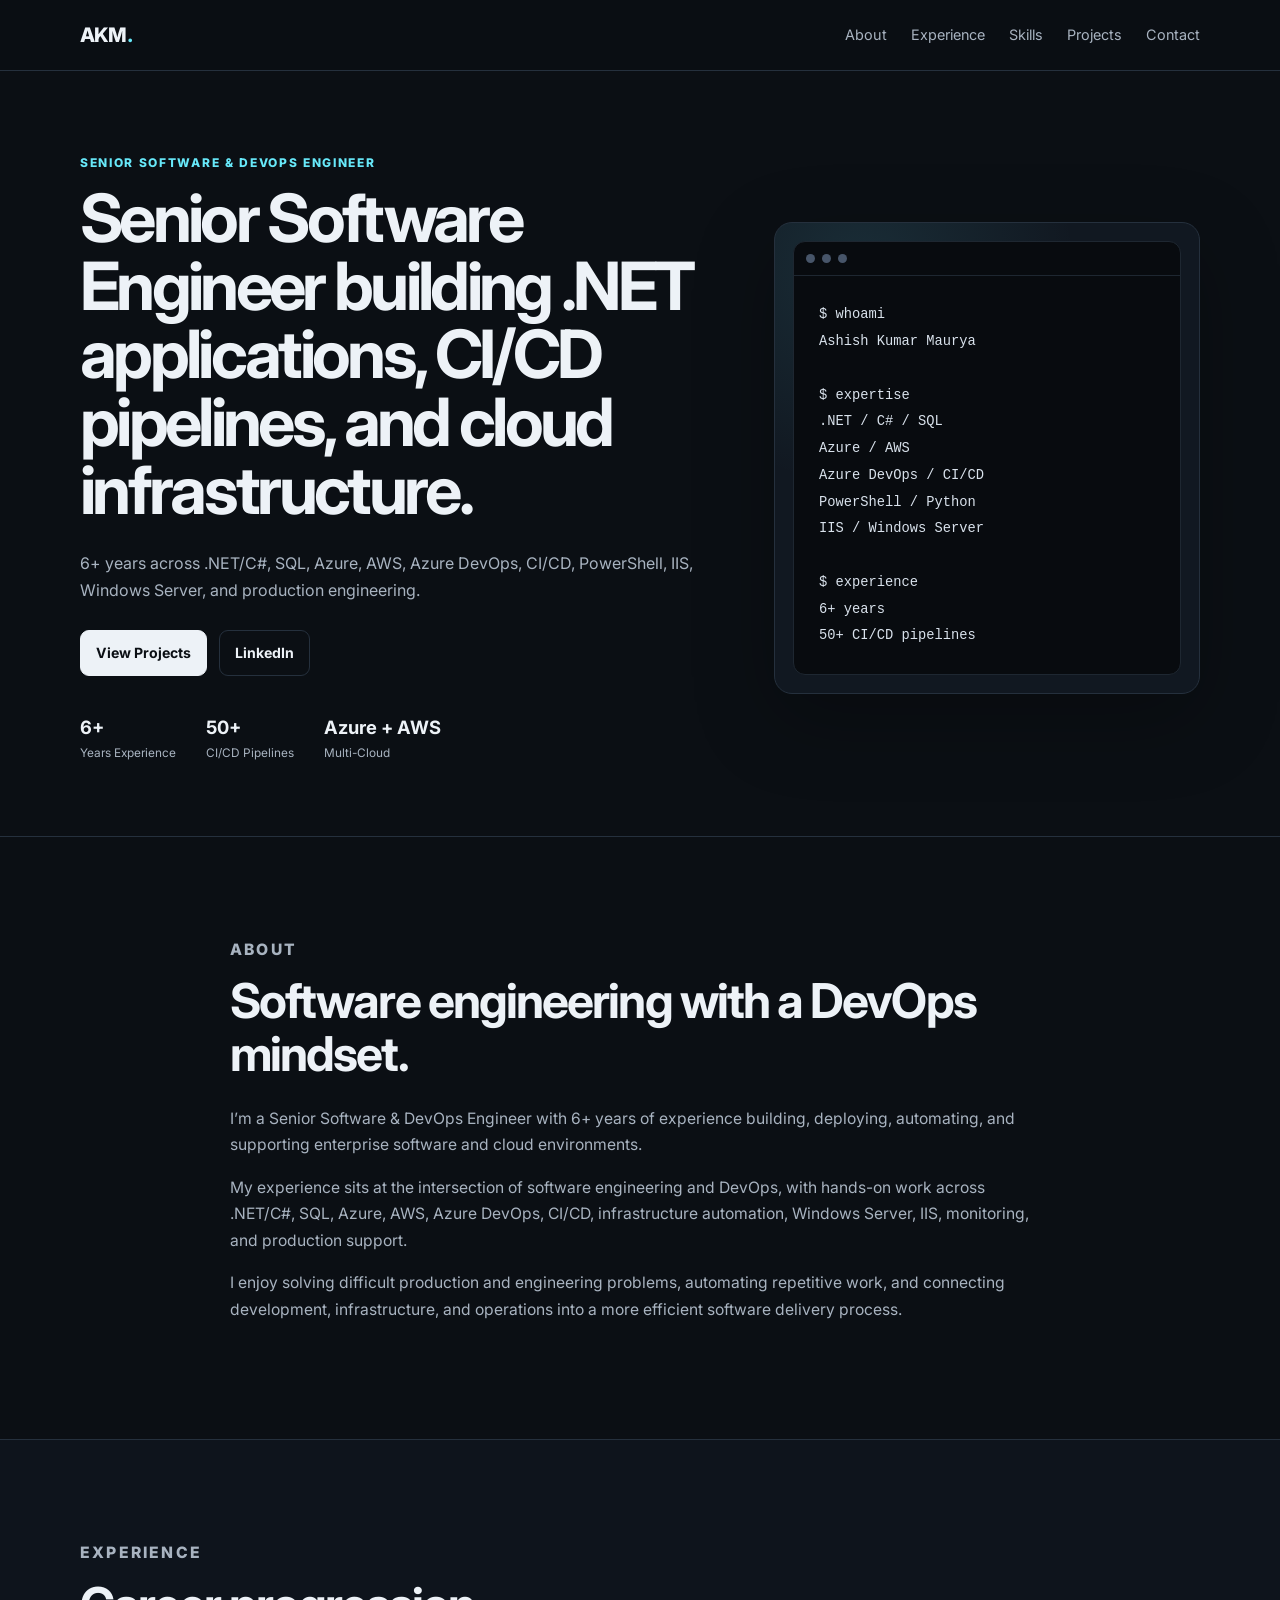
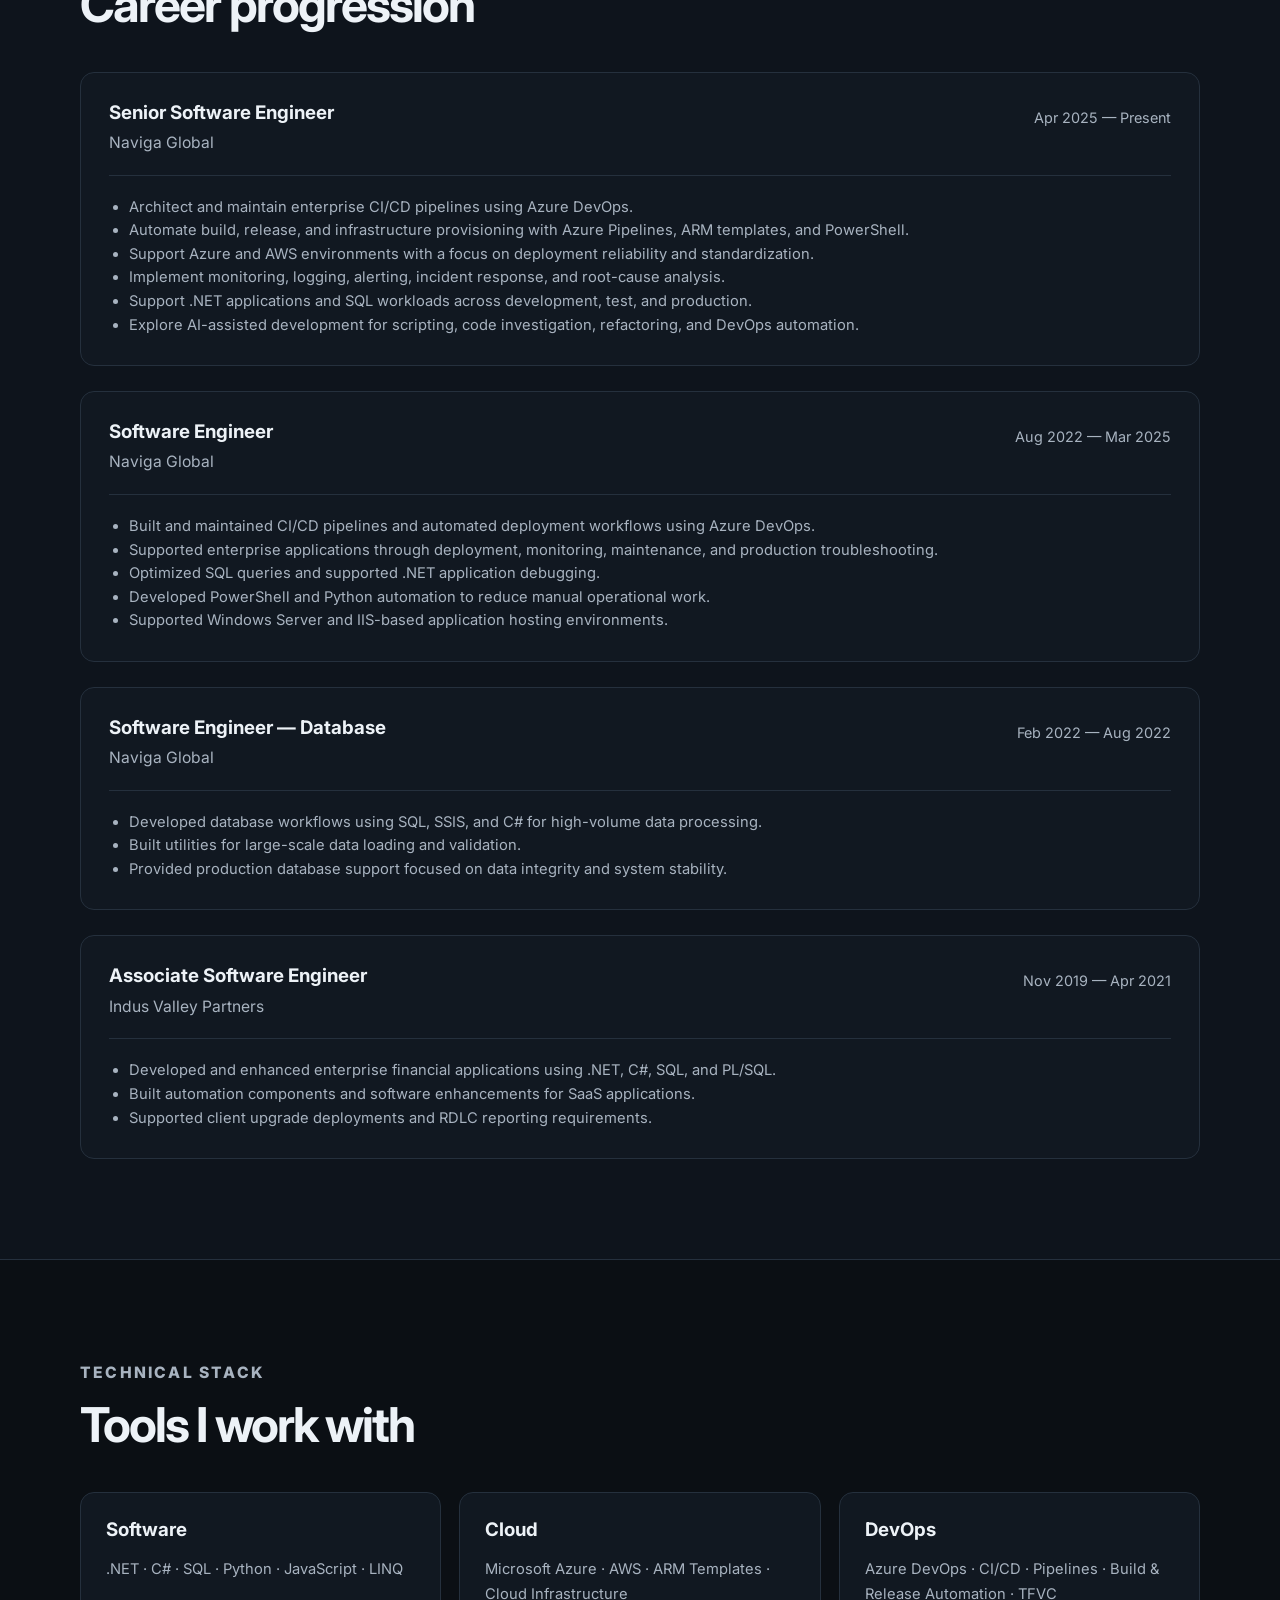
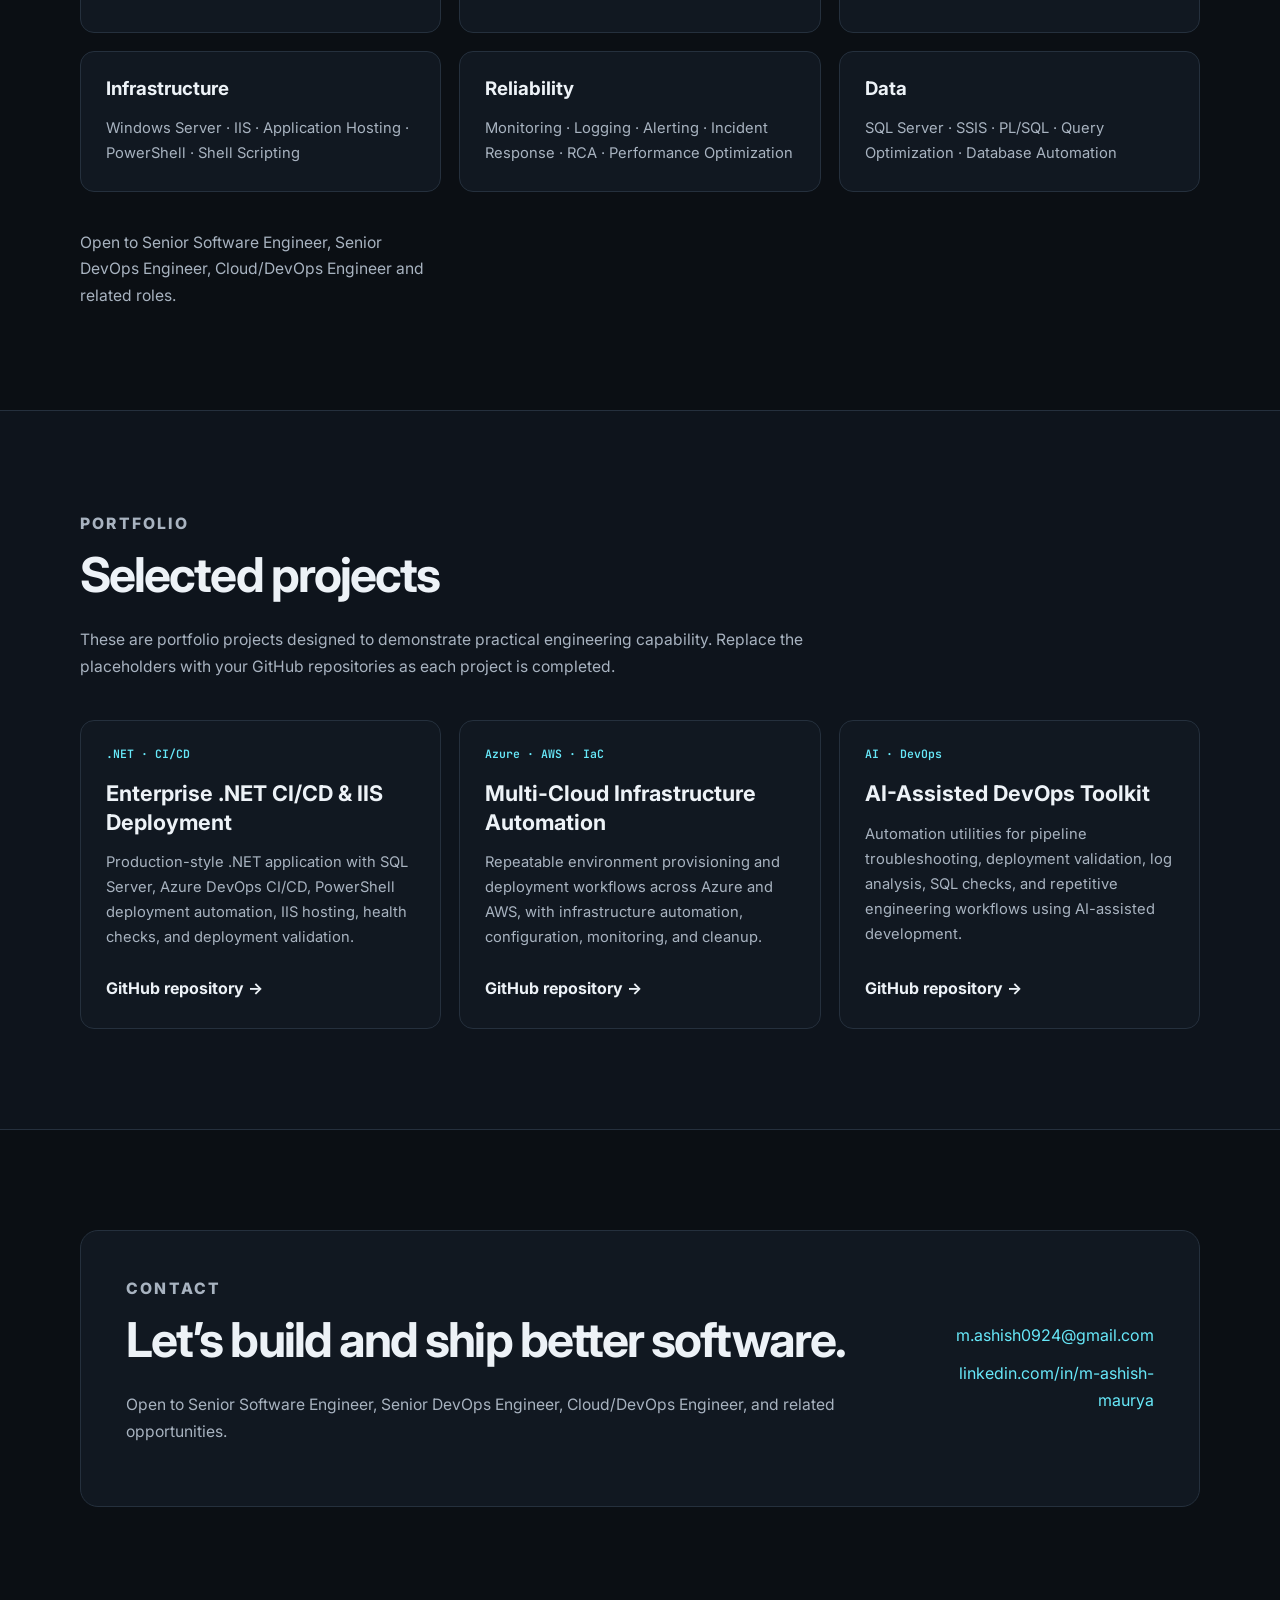
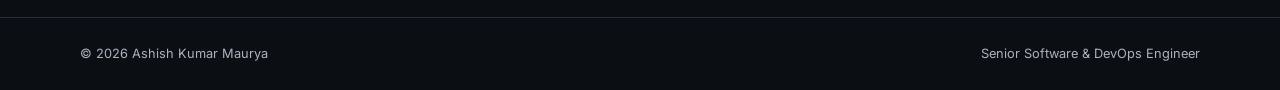
<file: index.backup.2026-10-17.html>
<!DOCTYPE html>
<html lang="en">
<head>
  <meta charset="UTF-8" />
  <meta name="viewport" content="width=device-width, initial-scale=1.0" />
  <meta name="description" content="Ashish Kumar Maurya — Senior Software & DevOps Engineer specializing in .NET, Azure, AWS, CI/CD, infrastructure automation and AI-assisted development." />
  <title>Ashish Kumar Maurya | Senior Software & DevOps Engineer</title>
  <link rel="stylesheet" href="styles.css" />
</head>
<body>
  <header class="nav">
    <div class="container nav-inner">
      <a class="brand" href="#top">AKM<span>.</span></a>
      <nav>
        <a href="#about">About</a>
        <a href="#experience">Experience</a>
        <a href="#skills">Skills</a>
        <a href="#projects">Projects</a>
        <a href="#contact">Contact</a>
      </nav>
    </div>
  </header>

  <main id="top">
    <section class="hero">
      <div class="container hero-grid">
        <div>
          <p class="eyebrow">SENIOR SOFTWARE & DEVOPS ENGINEER</p>
          <h1>Senior Software Engineer building .NET applications, CI/CD pipelines, and cloud infrastructure.</h1>
          <p class="hero-copy">
            6+ years across .NET/C#, SQL, Azure, AWS, Azure DevOps, CI/CD,
            PowerShell, IIS, Windows Server, and production engineering.
          </p>
          <div class="actions">
            <a class="button primary" href="#projects">View Projects</a>
            <!--<a class="button secondary" href="resume.pdf" target="_blank" rel="noopener">Download Resume</a>-->
            <a class="button secondary" href="https://www.linkedin.com/in/m-ashish-maurya/" target="_blank" rel="noopener">LinkedIn</a>
            <!--<a class="button secondary" href="https://github.com/Ashish0924" target="_blank" rel="noopener">GitHub</a>-->
          </div>
          <div class="stats">
            <div><strong>6+</strong><span>Years Experience</span></div>
            <div><strong>50+</strong><span>CI/CD Pipelines</span></div>
            <div><strong>Azure + AWS</strong><span>Multi-Cloud</span></div>
          </div>
        </div>
        <aside class="hero-card">
          <div class="terminal">
            <div class="terminal-bar"><span></span><span></span><span></span></div>
            <pre><code>$ whoami
Ashish Kumar Maurya

$ expertise
.NET / C# / SQL
Azure / AWS
Azure DevOps / CI/CD
PowerShell / Python
IIS / Windows Server

$ experience
6+ years
50+ CI/CD pipelines</code></pre>
          </div>
        </aside>
      </div>
    </section>

    <section id="about" class="section">
      <div class="container narrow">
        <p class="eyebrow">ABOUT</p>
        <h2>Software engineering with a DevOps mindset.</h2>
        <p>
          I’m a Senior Software & DevOps Engineer with 6+ years of experience building,
          deploying, automating, and supporting enterprise software and cloud environments.
        </p>
        <p>
          My experience sits at the intersection of software engineering and DevOps, with
          hands-on work across .NET/C#, SQL, Azure, AWS, Azure DevOps, CI/CD, infrastructure
          automation, Windows Server, IIS, monitoring, and production support.
        </p>
        <p>
          I enjoy solving difficult production and engineering problems, automating repetitive
          work, and connecting development, infrastructure, and operations into a more efficient
          software delivery process.
        </p>
      </div>
    </section>

    <section id="experience" class="section muted">
      <div class="container">
        <p class="eyebrow">EXPERIENCE</p>
        <h2>Career progression</h2>

        <div class="timeline">
          <article class="role">
            <div class="role-head">
              <div><h3>Senior Software Engineer</h3><p>Naviga Global</p></div>
              <span>Apr 2025 — Present</span>
            </div>
            <ul>
              <li>Architect and maintain enterprise CI/CD pipelines using Azure DevOps.</li>
              <li>Automate build, release, and infrastructure provisioning with Azure Pipelines, ARM templates, and PowerShell.</li>
              <li>Support Azure and AWS environments with a focus on deployment reliability and standardization.</li>
              <li>Implement monitoring, logging, alerting, incident response, and root-cause analysis.</li>
              <li>Support .NET applications and SQL workloads across development, test, and production.</li>
              <li>Explore AI-assisted development for scripting, code investigation, refactoring, and DevOps automation.</li>
            </ul>
          </article>

          <article class="role">
            <div class="role-head">
              <div><h3>Software Engineer</h3><p>Naviga Global</p></div>
              <span>Aug 2022 — Mar 2025</span>
            </div>
            <ul>
              <li>Built and maintained CI/CD pipelines and automated deployment workflows using Azure DevOps.</li>
              <li>Supported enterprise applications through deployment, monitoring, maintenance, and production troubleshooting.</li>
              <li>Optimized SQL queries and supported .NET application debugging.</li>
              <li>Developed PowerShell and Python automation to reduce manual operational work.</li>
              <li>Supported Windows Server and IIS-based application hosting environments.</li>
            </ul>
          </article>

          <article class="role">
            <div class="role-head">
              <div><h3>Software Engineer — Database</h3><p>Naviga Global</p></div>
              <span>Feb 2022 — Aug 2022</span>
            </div>
            <ul>
              <li>Developed database workflows using SQL, SSIS, and C# for high-volume data processing.</li>
              <li>Built utilities for large-scale data loading and validation.</li>
              <li>Provided production database support focused on data integrity and system stability.</li>
            </ul>
          </article>

          <article class="role">
            <div class="role-head">
              <div><h3>Associate Software Engineer</h3><p>Indus Valley Partners</p></div>
              <span>Nov 2019 — Apr 2021</span>
            </div>
            <ul>
              <li>Developed and enhanced enterprise financial applications using .NET, C#, SQL, and PL/SQL.</li>
              <li>Built automation components and software enhancements for SaaS applications.</li>
              <li>Supported client upgrade deployments and RDLC reporting requirements.</li>
            </ul>
          </article>
        </div>
      </div>
    </section>

    <section id="skills" class="section">
      <div class="container">
        <p class="eyebrow">TECHNICAL STACK</p>
        <h2>Tools I work with</h2>
        <div class="skill-grid">
          <div class="skill-card"><h3>Software</h3><p>.NET · C# · SQL · Python · JavaScript · LINQ</p></div>
          <div class="skill-card"><h3>Cloud</h3><p>Microsoft Azure · AWS · ARM Templates · Cloud Infrastructure</p></div>
          <div class="skill-card"><h3>DevOps</h3><p>Azure DevOps · CI/CD · Pipelines · Build & Release Automation · TFVC</p></div>
          <div class="skill-card"><h3>Infrastructure</h3><p>Windows Server · IIS · Application Hosting · PowerShell · Shell Scripting</p></div>
          <div class="skill-card"><h3>Reliability</h3><p>Monitoring · Logging · Alerting · Incident Response · RCA · Performance Optimization</p></div>
          <div class="skill-card"><h3>Data</h3><p>SQL Server · SSIS · PL/SQL · Query Optimization · Database Automation</p></div>
          <p class="hero-note">Open to Senior Software Engineer, Senior DevOps Engineer, Cloud/DevOps Engineer and related roles.</p>
        </div>
      </div>
    </section>

    <section id="projects" class="section muted">
      <div class="container">
        <p class="eyebrow">PORTFOLIO</p>
        <h2>Selected projects</h2>
        <p class="section-lead">
          These are portfolio projects designed to demonstrate practical engineering capability.
          Replace the placeholders with your GitHub repositories as each project is completed.
        </p>
        <div class="project-grid">
          <article class="project">
            <span class="tag">.NET · CI/CD</span>
            <h3>Enterprise .NET CI/CD & IIS Deployment</h3>
            <p>
              Production-style .NET application with SQL Server, Azure DevOps CI/CD,
              PowerShell deployment automation, IIS hosting, health checks, and deployment validation.
            </p>
            <a href="https://github.com/Ashish0924" target="_blank" rel="noopener" class="project-link">GitHub repository →</a>
          </article>
          <article class="project">
            <span class="tag">Azure · AWS · IaC</span>
            <h3>Multi-Cloud Infrastructure Automation</h3>
            <p>
              Repeatable environment provisioning and deployment workflows across Azure and AWS,
              with infrastructure automation, configuration, monitoring, and cleanup.
            </p>
            <a href="https://github.com/Ashish0924" target="_blank" rel="noopener" class="project-link">GitHub repository →</a>
          </article>
          <article class="project">
            <span class="tag">AI · DevOps</span>
            <h3>AI-Assisted DevOps Toolkit</h3>
            <p>
              Automation utilities for pipeline troubleshooting, deployment validation, log analysis,
              SQL checks, and repetitive engineering workflows using AI-assisted development.
            </p>
            <a href="https://github.com/Ashish0924" target="_blank" rel="noopener" class="project-link">GitHub repository →</a>
          </article>
        </div>
      </div>
    </section>

    <section id="contact" class="section contact">
      <div class="container contact-box">
        <div>
          <p class="eyebrow">CONTACT</p>
          <h2>Let’s build and ship better software.</h2>
          <p>Open to Senior Software Engineer, Senior DevOps Engineer, Cloud/DevOps Engineer, and related opportunities.</p>
        </div>
        <div class="contact-links">
          <a href="mailto:m.ashish0924@gmail.com">m.ashish0924@gmail.com</a>
          <a href="https://www.linkedin.com/in/m-ashish-maurya/" target="_blank" rel="noopener">linkedin.com/in/m-ashish-maurya</a>
        </div>
      </div>
    </section>
  </main>

  <footer>
    <div class="container footer-inner">
      <span>© 2026 Ashish Kumar Maurya</span>
      <span>Senior Software & DevOps Engineer</span>
    </div>
  </footer>

  <script src="script.js"></script>
</body>
</html>
</file>
<file: styles.css>
@import url('https://fonts.googleapis.com/css2?family=Inter:wght@400;500;600;700;800&family=JetBrains+Mono:wght@500&display=swap');

:root {
  --bg: #0b0f14;
  --panel: #111821;
  --panel-2: #151e29;
  --text: #edf2f7;
  --muted: #a8b3c0;
  --line: #25303d;
  --accent: #67e8f9;
  --accent-2: #a78bfa;
  --max: 1120px;
}

* { box-sizing: border-box; scroll-behavior: smooth; }
body { margin: 0; font-family: Inter, sans-serif; background: var(--bg); color: var(--text); line-height: 1.7; }
a { color: inherit; text-decoration: none; }
.container { width: min(var(--max), calc(100% - 40px)); margin: auto; }
.narrow { max-width: 820px; }
.nav { position: sticky; top: 0; z-index: 10; background: rgba(11,15,20,.86); backdrop-filter: blur(12px); border-bottom: 1px solid var(--line); }
.nav-inner { height: 70px; display: flex; align-items: center; justify-content: space-between; }
.brand { font-size: 1.25rem; font-weight: 800; letter-spacing: -.04em; }
.brand span { color: var(--accent); }
nav { display: flex; gap: 24px; color: var(--muted); font-size: .9rem; }
nav a:hover { color: var(--text); }
.hero { padding: 110px 0 90px; border-bottom: 1px solid var(--line); }
.hero-grid { display: grid; grid-template-columns: 1.2fr .8fr; gap: 70px; align-items: center; }
.eyebrow { color: var(--accent); font-size: .75rem; font-weight: 800; letter-spacing: .14em; margin: 0 0 12px; }
h1 { font-size: clamp(2.6rem, 6vw, 5rem); line-height: 1.02; letter-spacing: -.055em; margin: 0 0 25px; max-width: 900px; }
h2 { font-size: clamp(2rem, 4vw, 3rem); line-height: 1.1; letter-spacing: -.04em; margin: 0 0 25px; }
h3 { margin: 0; line-height: 1.3; }
.hero-copy, .section-lead { color: var(--muted); font-size: 1.08rem; max-width: 760px; }
.actions { display: flex; gap: 12px; margin: 30px 0 45px; }
.button { padding: 11px 18px; border: 1px solid var(--line); border-radius: 9px; font-weight: 700; }
.button.primary { background: var(--text); color: var(--bg); border-color: var(--text); }
.button.secondary:hover { border-color: var(--accent); }
.stats { display: flex; gap: 35px; flex-wrap: wrap; }
.stats div { display: grid; }
.stats strong { font-size: 1.3rem; }
.stats span { color: var(--muted); font-size: .78rem; }
.hero-card { background: radial-gradient(circle at 20% 10%, rgba(103,232,249,.1), transparent 40%), var(--panel); border: 1px solid var(--line); border-radius: 18px; padding: 18px; box-shadow: 0 25px 80px rgba(0,0,0,.25); }
.terminal { border-radius: 12px; overflow: hidden; background: #080b0f; border: 1px solid #1e2731; }
.terminal-bar { padding: 12px; display: flex; gap: 7px; border-bottom: 1px solid #1e2731; }
.terminal-bar span { width: 9px; height: 9px; border-radius: 50%; background: #475569; }
pre { padding: 25px; margin: 0; overflow-x: auto; font: 500 .86rem/1.8 "JetBrains Mono", monospace; color: #d9e2ec; }
.section { padding: 100px 0; }
.muted { background: #0e141c; border-top: 1px solid var(--line); border-bottom: 1px solid var(--line); }
.section p { color: var(--muted); }
.timeline { display: grid; gap: 25px; margin-top: 40px; }
.role { border: 1px solid var(--line); background: var(--panel); border-radius: 14px; padding: 28px; }
.role-head { display: flex; justify-content: space-between; gap: 20px; border-bottom: 1px solid var(--line); padding-bottom: 18px; }
.role-head p, .role-head span { color: var(--muted); margin: 5px 0 0; font-size: .9rem; }
.role ul { margin: 20px 0 0; padding-left: 20px; color: var(--muted); }
.skill-grid, .project-grid { display: grid; grid-template-columns: repeat(3, 1fr); gap: 18px; margin-top: 40px; }
.skill-card, .project { border: 1px solid var(--line); background: var(--panel); border-radius: 14px; padding: 25px; }
.skill-card p, .project p { margin-bottom: 0; }
.project { display: flex; flex-direction: column; min-height: 280px; }
.tag { display: inline-block; color: var(--accent); font: 600 .72rem "JetBrains Mono", monospace; margin-bottom: 18px; }
.project h3 { font-size: 1.35rem; }
.project-link { margin-top: auto; padding-top: 25px; font-weight: 700; color: var(--text); }
.project-link:hover { color: var(--accent); }
.contact { padding-bottom: 110px; }
.contact-box { border: 1px solid var(--line); background: var(--panel); border-radius: 18px; padding: 45px; display: flex; justify-content: space-between; gap: 40px; align-items: center; }
.contact-links { display: grid; gap: 10px; text-align: right; color: var(--accent); }
footer { border-top: 1px solid var(--line); padding: 25px 0; color: var(--muted); font-size: .8rem; }
.footer-inner { display: flex; justify-content: space-between; gap: 20px; }
@media (max-width: 850px) {
  nav { display: none; }
  .hero-grid { grid-template-columns: 1fr; }
  .skill-grid, .project-grid { grid-template-columns: 1fr; }
  .contact-box { flex-direction: column; align-items: flex-start; }
  .contact-links { text-align: left; }
}
@media (max-width: 600px) {
  .container { width: min(var(--max), calc(100% - 28px)); }
  .hero { padding-top: 75px; }
  .section { padding: 70px 0; }
  .role-head { flex-direction: column; }
  .stats { gap: 20px; }
}


/* Version 2 refinements */
.hero { padding: 82px 0 72px; }
.hero-grid { gap: 55px; }
.hero h1 { font-size: clamp(2.8rem, 5.2vw, 4.45rem); max-width: 820px; }
.hero-copy { font-size: 1rem; max-width: 700px; }
.actions { flex-wrap: wrap; margin: 26px 0 36px; }
.button { font-size: .88rem; padding: 10px 15px; }
.hero-note { color: var(--muted); font-size: .78rem; margin: 20px 0 0; }
.hero-card { max-width: 540px; justify-self: end; width: 100%; }
.stats { gap: 30px; }
.stats strong { font-size: 1.15rem; }
.stats span { font-size: .74rem; }
.section p { font-size: .98rem; }
.role ul { font-size: .92rem; line-height: 1.6; }
.project p, .skill-card p { font-size: .92rem; }
@media (max-width: 850px) {
  .hero { padding-top: 65px; }
  .hero h1 { font-size: clamp(2.45rem, 9vw, 4rem); }
  .hero-card { justify-self: stretch; max-width: none; }
}
</file>
